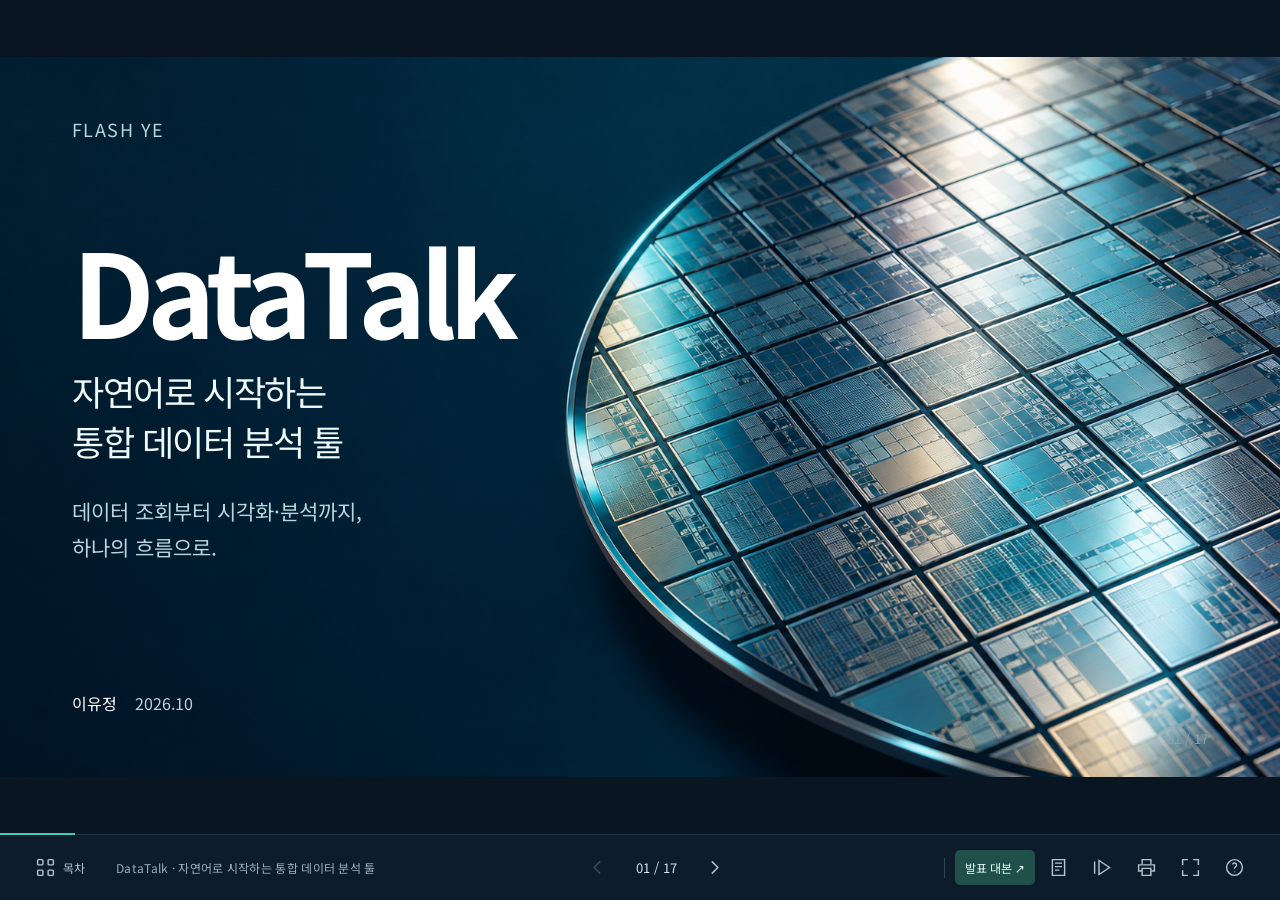
<file: index.html>
<!doctype html><html lang="ko">
<head>
<meta charset="utf-8">
<meta name="viewport" content="width=device-width,initial-scale=1">
<meta http-equiv="Content-Security-Policy" content="default-src 'none'; img-src 'self' data: blob:; font-src 'self' data: blob:; style-src 'self' 'unsafe-inline' blob:; script-src 'self' 'unsafe-inline' blob:; connect-src 'none'; media-src 'self' data: blob:; frame-src 'self' data: blob:; base-uri 'none'; form-action 'none'">
<title>DataTalk | AX 중간발표 · 오프라인 전체본</title>
<script id="impact-html-font-license" type="application/json">
{"font_family": "Noto Sans KR", "weights": [400, 700], "license": "SIL Open Font License 1.1", "license_text": "Google Inc.\n\nThis Font Software is licensed under the SIL Open Font License, Version 1.1.\nThis license is copied below, and is also available with a FAQ at:\nhttp://scripts.sil.org/OFL\n\n\n-----------------------------------------------------------\nSIL OPEN FONT LICENSE Version 1.1 - 26 February 2007\n-----------------------------------------------------------\n\nPREAMBLE\nThe goals of the Open Font License (OFL) are to stimulate worldwide\ndevelopment of collaborative font projects, to support the font creation\nefforts of academic and linguistic communities, and to provide a free and\nopen framework in which fonts may be shared and improved in partnership\nwith others.\n\nThe OFL allows the licensed fonts to be used, studied, modified and\nredistributed freely as long as they are not sold by themselves. The\nfonts, including any derivative works, can be bundled, embedded,\nredistributed and/or sold with any software provided that any reserved\nnames are not used by derivative works. The fonts and derivatives,\nhowever, cannot be released under any other type of license. The\nrequirement for fonts to remain under this license does not apply\nto any document created using the fonts or their derivatives.\n\nDEFINITIONS\n\"Font Software\" refers to the set of files released by the Copyright\nHolder(s) under this license and clearly marked as such. This may\ninclude source files, build scripts and documentation.\n\n\"Reserved Font Name\" refers to any names specified as such after the\ncopyright statement(s).\n\n\"Original Version\" refers to the collection of Font Software components as\ndistributed by the Copyright Holder(s).\n\n\"Modified Version\" refers to any derivative made by adding to, deleting,\nor substituting -- in part or in whole -- any of the components of the\nOriginal Version, by changing formats or by porting the Font Software to a\nnew environment.\n\n\"Author\" refers to any designer, engineer, programmer, technical\nwriter or other person who contributed to the Font Software.\n\nPERMISSION \u0026 CONDITIONS\nPermission is hereby granted, free of charge, to any person obtaining\na copy of the Font Software, to use, study, copy, merge, embed, modify,\nredistribute, and sell modified and unmodified copies of the Font\nSoftware, subject to the following conditions:\n\n1) Neither the Font Software nor any of its individual components,\nin Original or Modified Versions, may be sold by itself.\n\n2) Original or Modified Versions of the Font Software may be bundled,\nredistributed and/or sold with any software, provided that each copy\ncontains the above copyright notice and this license. These can be\nincluded either as stand-alone text files, human-readable headers or\nin the appropriate machine-readable metadata fields within text or\nbinary files as long as those fields can be easily viewed by the user.\n\n3) No Modified Version of the Font Software may use the Reserved Font\nName(s) unless explicit written permission is granted by the corresponding\nCopyright Holder. This restriction only applies to the primary font name as\npresented to the users.\n\n4) The name(s) of the Copyright Holder(s) or the Author(s) of the Font\nSoftware shall not be used to promote, endorse or advertise any\nModified Version, except to acknowledge the contribution(s) of the\nCopyright Holder(s) and the Author(s) or with their explicit written\npermission.\n\n5) The Font Software, modified or unmodified, in part or in whole,\nmust be distributed entirely under this license, and must not be\ndistributed under any other license. The requirement for fonts to\nremain under this license does not apply to any document created\nusing the Font Software.\n\nTERMINATION\nThis license becomes null and void if any of the above conditions are\nnot met.\n\nDISCLAIMER\nTHE FONT SOFTWARE IS PROVIDED \"AS IS\", WITHOUT WARRANTY OF ANY KIND,\nEXPRESS OR IMPLIED, INCLUDING BUT NOT LIMITED TO ANY WARRANTIES OF\nMERCHANTABILITY, FITNESS FOR A PARTICULAR PURPOSE AND NONINFRINGEMENT\nOF COPYRIGHT, PATENT, TRADEMARK, OR OTHER RIGHT. IN NO EVENT SHALL THE\nCOPYRIGHT HOLDER BE LIABLE FOR ANY CLAIM, DAMAGES OR OTHER LIABILITY,\nINCLUDING ANY GENERAL, SPECIAL, INDIRECT, INCIDENTAL, OR CONSEQUENTIAL\nDAMAGES, WHETHER IN AN ACTION OF CONTRACT, TORT OR OTHERWISE, ARISING\nFROM, OUT OF THE USE OR INABILITY TO USE THE FONT SOFTWARE OR FROM\nOTHER DEALINGS IN THE FONT SOFTWARE.\n"}
</script>
<link rel="stylesheet" href="css/presentation.css?v=c98ba0e815a5"><link rel="stylesheet" href="css/presentation-ending.css?v=82b2e0acb5f6"><link rel="stylesheet" href="css/presentation-fonts.css?v=62b8c4551675"><link rel="stylesheet" href="css/review-media.css?v=977fc0e9ec25"></head>
<body>
<!-- STARTER ONLY: Replace every  token with source-grounded content before delivery. -->
<div class="app">
 <main class="stage-wrap" aria-label=" 발표자료">
  <div class="stage"><div id="app-camera" hidden aria-label="실제 DataTalk UI 확대 시연"><div id="app-world"><iframe id="real-app" title="DataTalk 실제 UI · 가상 데이터" sandbox="allow-scripts allow-same-origin" tabindex="-1"></iframe></div><span id="camera-status">실제 DataTalk UI</span><button id="camera-wide" type="button">전체 화면</button></div><section id="slide-1" aria-label="1. DataTalk · 자연어로 시작하는 통합 데이터 분석 툴" class="slide dark v1-cover" data-title="DataTalk · 자연어로 시작하는 통합 데이터 분석 툴"><div class="v1-hero" aria-hidden="true"></div><p class="brand reveal">FLASH YE</p><h1 class="reveal" style="--i:1">DataTalk</h1><p class="cover-tagline reveal" style="--i:2">자연어로 시작하는<br>통합 데이터 분석 툴</p><p class="cover-subline reveal" style="--i:3">데이터 조회부터 시각화·분석까지,<br>하나의 흐름으로.</p><p class="cover-author"><b>이유정</b>2026.10</p><span class="slide-num"></span></section><section id="slide-2" class="slide intro-db" data-title="DATA LAKE의 한계에서 Flake DB 도입으로" aria-label="2. DATA LAKE의 한계에서 Flake DB 도입으로"><p class="eyebrow reveal">데이터 기반 · 문제 발견에서 실제 투자까지</p><h2 class="reveal" style="--i:1">DATA LAKE의 한계에서,<br><span class="accent">Flash YE 전용 Flake DB 도입으로.</span></h2><div class="db-journey"><div class="reveal" style="--i:2"><span class="journey-step">01 · 현장에서 겪은 한계</span><h3>공용 조회의 집중·지연</h3><p>전사 공용 환경에서<br>반복되는 조회 대기<br><br>생산량 증가와 함께<br>커지는 제조 데이터·조회 부담</p></div><div class="proposal reveal" style="--i:3"><span class="journey-step">02 · 내가 제안한 전환</span><div class="proposal-year">2025<span>년</span></div><h3>Flake DB 도입 제안</h3><span class="invested">실제 투자로 연결</span><p style="margin-top:14px">팀에서 반복적으로 쓰는<br>데이터를 위한 전용 기반</p></div><div class="team-db reveal" style="--i:4"><span class="journey-step">03 · 구축 중인 데이터 기반</span><svg class="db-icon" viewbox="0 0 78 65" aria-hidden="true"><path d="M10 15v34c0 15 58 15 58 0V15" fill="#e6f5f1" stroke="#0d9386" stroke-width="1.6"></path><ellipse cx="39" cy="15" rx="29" ry="10" fill="#f4fbf8" stroke="#0d9386" stroke-width="1.6"></ellipse><path d="M10 31c0 14 58 14 58 0" fill="none" stroke="#0d9386" stroke-width="1.6"></path></svg><h3>Flash YE 전용<br>Flake DB</h3><p>팀 주요 데이터를 위한<br>전용 DB 구축 중</p><div class="team-size">FLASH YE 팀 약 <b>400</b>명</div></div></div><p class="owner-transition">DB 도입 제안에서, <b>현업의 쉬운 활용을 위한 DataTalk 추진</b>으로.</p><span class="slide-num"></span></section><section id="slide-3" class="slide sql-origin" data-title="DataTalk 추진배경 · SQL을 쉽게 활용하려면" aria-label="3. DataTalk 추진배경 · SQL을 쉽게 활용하려면"><p class="eyebrow reveal">DataTalk 추진배경 · 데이터 기반에서 현업 활용으로</p><h2 class="reveal" style="--i:1">DB가 있어도,<br><span class="accent">쉽게 활용하기는 어렵습니다.</span></h2><div class="sql-copy"><p class="task-label">현업이 원하는 것</p><p class="sql-request">“V9 제품 STEP 09,<br>설비별 수율을 보고 싶어요.”</p><ul class="sql-burdens"><li data-sql-step="0"><b>01</b>여러 테이블·컬럼 찾기</li><li data-sql-step="1"><b>02</b>JOIN 키·최신 이력 맞추기</li><li data-sql-step="2"><b>03</b>기간·조건·집계 적용하기</li></ul><div class="sql-bridge"><strong>SQL 템플릿이 있어도,</strong><span>이해하고 수정하는 과정이 필요합니다.</span></div></div><div class="sql-editor"><div class="sql-editor-head"><i></i><i></i><i></i><span>yield_by_equipment.sql</span><small>가상 테이블 · 설명용 SQL</small></div><div class="sql-code-scroll" tabindex="0" aria-label="가상 SQL 코드"><code id="complex-sql" class="sql-code">-- SYNTHETIC EXAMPLE · no internal tables or data
WITH fab_ranked AS (
    SELECT f.lot_id, f.wafer_id, f.eqp_id,
           f.chamber_id, f.product_id, f.step_id,
           f.route_id, f.recipe_id, f.process_time,
           ROW_NUMBER() OVER (
               PARTITION BY f.lot_id, f.wafer_id, f.step_id
               ORDER BY f.process_time DESC, f.event_id DESC
           ) AS fab_rn
    FROM demo_fab_history AS f
    INNER JOIN demo_product_catalog AS p
        ON p.product_id = f.product_id
    INNER JOIN demo_step_catalog AS s
        ON s.step_id = f.step_id
    WHERE p.product_code = 'V9'
      AND s.process_group = 'MAIN'
      AND s.step_seq = '09'
      AND f.process_time &gt;= CURRENT_DATE - INTERVAL '150 days'
      AND f.record_status = 'VALID'
), yield_ranked AS (
    SELECT y.lot_id, y.wafer_id, y.test_time,
           y.good_die_count, y.total_die_count,
           ROW_NUMBER() OVER (
               PARTITION BY y.lot_id, y.wafer_id
               ORDER BY y.test_time DESC, y.test_id DESC
           ) AS yield_rn
    FROM demo_yield_measurement AS y
    WHERE y.test_time &gt;= CURRENT_DATE - INTERVAL '100 days'
      AND y.total_die_count &gt; 0
      AND y.test_status = 'COMPLETE'
), fab_latest AS (
    SELECT * FROM fab_ranked WHERE fab_rn = 1
), yield_latest AS (
    SELECT * FROM yield_ranked WHERE yield_rn = 1
), joined_data AS (
    SELECT f.lot_id, f.wafer_id,
           eq.eqp_name, ch.chamber_name,
           rt.route_name, rc.recipe_name,
           f.process_time, y.test_time,
           100.0 * y.good_die_count
                 / NULLIF(y.total_die_count, 0) AS yield_pct,
           lm.lot_type, wm.wafer_size
    FROM fab_latest AS f
    INNER JOIN yield_latest AS y
        ON y.lot_id = f.lot_id
       AND y.wafer_id = f.wafer_id
       AND y.test_time &gt;= f.process_time
    INNER JOIN demo_equipment_catalog AS eq
        ON eq.eqp_id = f.eqp_id
    LEFT JOIN demo_chamber_catalog AS ch
        ON ch.eqp_id = f.eqp_id
       AND ch.chamber_id = f.chamber_id
    LEFT JOIN demo_route_catalog AS rt
        ON rt.route_id = f.route_id
    LEFT JOIN demo_recipe_catalog AS rc
        ON rc.recipe_id = f.recipe_id
    INNER JOIN demo_lot_master AS lm
        ON lm.lot_id = f.lot_id
    INNER JOIN demo_wafer_master AS wm
        ON wm.lot_id = f.lot_id
       AND wm.wafer_id = f.wafer_id
    WHERE lm.lot_type = 'PRODUCTION'
      AND wm.wafer_status &lt;&gt; 'SCRAP'
)
SELECT eqp_name, chamber_name, recipe_name,
       COUNT(*) AS wafer_count,
       ROUND(AVG(yield_pct), 4) AS mean_yield,
       ROUND(STDDEV_SAMP(yield_pct), 4) AS yield_std,
       MIN(test_time) AS first_test,
       MAX(test_time) AS last_test
FROM joined_data
GROUP BY eqp_name, chamber_name, recipe_name
HAVING COUNT(*) &gt;= 3
ORDER BY mean_yield, eqp_name, chamber_name;</code></div><div class="sql-editor-foot"><span>10개 가상 테이블 · 9 JOIN · CTE · WINDOW · GROUP BY</span><b id="sql-progress">74줄</b></div></div><div class="ownership"><span>2025년 · DB 도입 제안</span><span class="arrow">→</span><b>현재 · DataTalk 기획·개발 추진</b></div><p class="footnote">사내 데이터·테이블을 사용하지 않은 설명용 SQL입니다. 조회·연결·조건 작성의 복잡함을 시각화한 예시입니다.</p><span class="slide-num"></span></section><section id="slide-4" aria-label="4. 자연어 요청에서 데이터 활용까지 이어갑니다" class="slide v1-goal" data-title="자연어 요청에서 데이터 활용까지 이어갑니다"><p class="eyebrow reveal">통합 분석 툴 · 자연어 기반 추출이 출발점</p><h2 class="reveal" style="--i:1">자연어 요청에서,<br><span class="accent">데이터 활용까지 이어갑니다.</span></h2><div class="goal-layout"><div class="reveal" style="--i:2"><div class="goal-big">1<span>번의 요청</span></div><p class="goal-intro">업무 언어로 목적을 말하고,<br>빠진 조건만 대화로 보완합니다.<small>이번 예시 · 설비별 수율 조회 + ANOVA 요청</small></p></div><ol class="goal-list"><li class="reveal" style="--i:3"><span class="n">01</span><div><strong>원하는 데이터를 말하기</strong><p>제품 · 공정 · 설비별 수율을 업무 언어로 요청</p></div></li><li class="reveal" style="--i:4"><span class="n">02</span><div><strong>부족한 조건을 대화로 보완하기</strong><p>예시 · FAB 150일 · 수율 100일로 기간 확인</p></div></li><li class="reveal" style="--i:5"><span class="n">03</span><div><strong>추출에서 활용으로 확장</strong><p>조회·조인 → 시각화·분석 → 결과 활용</p><small>시각화·분석 · 개발 중인 추가 가치</small></div></li></ol></div><div class="intro-bottom"><p>실제 DataTalk UI · 시연용 가상 데이터</p><button class="primary" id="ai-start" type="button">AI 시연 시작 ▶</button></div><p class="footnote">사내 정보를 제외하고 가상 데이터로 구성한 시연입니다.</p><span class="slide-num"></span></section><section id="slide-5" aria-label="5. 업무 언어로 한 번에 요청합니다." class="slide demo-slide ui-demo-slide review-slide" data-title="업무 언어로 한 번에 요청합니다." data-review-camera="in" data-review-scene="1" data-review-focus="composer" data-review-label="조회와 ANOVA까지, 목적을 한 번에 전달"><div class="demo-heading"><div><p class="eyebrow">핵심 가치 · 자연어 기반 추출</p><h2>업무 언어로 한 번에 요청합니다.</h2></div><span class="demo-label">실제 DataTalk UI<br>시연용 가상 데이터</span></div><div class="review-scene-caption"><span>시연 1 / 8</span><b>조회와 ANOVA까지, 목적을 한 번에 전달</b><small class="offline-demo-hint">음성과 함께 자동 전환</small></div><p class="footnote">테이블·키·설비명·수율은 설명을 위해 만든 가상값입니다.</p><span class="slide-num"></span></section><section id="slide-6" aria-label="6. 빠진 조건만 다시 묻습니다." class="slide demo-slide ui-demo-slide review-slide" data-title="빠진 조건만 다시 묻습니다." data-review-scene="2" data-review-focus="question" data-review-label="필요한 기간을 대화로 확인"><div class="demo-heading"><div><p class="eyebrow">핵심 가치 · 자연어 기반 추출</p><h2>빠진 조건만 다시 묻습니다.</h2></div><span class="demo-label">실제 DataTalk UI<br>시연용 가상 데이터</span></div><div class="review-scene-caption"><span>시연 2 / 8</span><b>필요한 기간을 대화로 확인</b><small class="offline-demo-hint">음성과 함께 자동 전환</small></div><p class="footnote">테이블·키·설비명·수율은 설명을 위해 만든 가상값입니다.</p><span class="slide-num"></span></section><section id="slide-7" aria-label="7. 데이터마다 필요한 기간을 답합니다." class="slide demo-slide ui-demo-slide review-slide" data-title="데이터마다 필요한 기간을 답합니다." data-review-scene="3" data-review-focus="composer" data-review-label="FAB 150일 · 수율 100일"><div class="demo-heading"><div><p class="eyebrow">핵심 가치 · 자연어 기반 추출</p><h2>데이터마다 필요한 기간을 답합니다.</h2></div><span class="demo-label">실제 DataTalk UI<br>시연용 가상 데이터</span></div><div class="review-scene-caption"><span>시연 3 / 8</span><b>FAB 150일 · 수율 100일</b><small class="offline-demo-hint">음성과 함께 자동 전환</small></div><p class="footnote">테이블·키·설비명·수율은 설명을 위해 만든 가상값입니다.</p><span class="slide-num"></span></section><section id="slide-8" aria-label="8. 조회하고 조인한 결과를 보여줍니다." class="slide demo-slide ui-demo-slide review-slide" data-title="조회하고 조인한 결과를 보여줍니다." data-review-scene="8" data-review-focus="table" data-review-label="FAB + 수율 → 조인 결과 120행"><div class="demo-heading"><div><p class="eyebrow">핵심 가치 · 자연어 기반 추출</p><h2>조회하고 조인한 결과를 보여줍니다.</h2></div><span class="demo-label">실제 DataTalk UI<br>시연용 가상 데이터</span></div><div class="review-scene-caption"><span>시연 4 / 8</span><b>FAB + 수율 → 조인 결과 120행</b><small class="offline-demo-hint">음성과 함께 자동 전환</small></div><p class="footnote">테이블·키·설비명·수율은 설명을 위해 만든 가상값입니다.</p><span class="slide-num"></span></section><section id="slide-9" aria-label="9. 요청에서 분석 조건을 자동 연결합니다." class="slide demo-slide ui-demo-slide review-slide" data-title="요청에서 분석 조건을 자동 연결합니다." data-review-scene="9" data-review-focus="message" data-review-label="설비 → 비교 그룹 · 수율 → 측정값"><div class="demo-heading"><div><p class="eyebrow">추가 발굴 가치 · 개발 중</p><h2>요청에서 분석 조건을 자동 연결합니다.</h2></div><span class="demo-label">실제 DataTalk UI<br>시연용 가상 데이터</span></div><div class="review-scene-caption"><span>시연 5 / 8</span><b>설비 → 비교 그룹 · 수율 → 측정값</b><small class="offline-demo-hint">음성과 함께 자동 전환</small></div><p class="footnote">가상 데이터로 구성한 자동 분석 흐름입니다. ANOVA API는 앱에 연결되어 있습니다.</p><span class="slide-num"></span></section><section id="slide-10" aria-label="10. ANOVA 결과까지 자동으로 이어집니다." class="slide demo-slide ui-demo-slide review-slide" data-title="ANOVA 결과까지 자동으로 이어집니다." data-review-scene="11" data-review-focus="result" data-review-label="분석 완료 · 결과 자동 표시"><div class="demo-heading"><div><p class="eyebrow">추가 발굴 가치 · 개발 중</p><h2>ANOVA 결과까지 자동으로 이어집니다.</h2></div><span class="demo-label">실제 DataTalk UI<br>시연용 가상 데이터</span></div><div class="review-scene-caption"><span>시연 6 / 8</span><b>분석 완료 · 결과 자동 표시</b><small class="offline-demo-hint">음성과 함께 자동 전환</small></div><p class="footnote">가상 데이터로 구성한 자동 분석 흐름입니다. ANOVA API는 앱에 연결되어 있습니다.</p><span class="slide-num"></span></section><section id="slide-11" aria-label="11. 평균과 분포를 함께 확인합니다." class="slide demo-slide ui-demo-slide review-slide" data-title="평균과 분포를 함께 확인합니다." data-review-scene="12" data-review-focus="boxplot" data-review-label="설비별 수율 분포 · 같은 120행"><div class="demo-heading"><div><p class="eyebrow">추가 발굴 가치 · 개발 중</p><h2>평균과 분포를 함께 확인합니다.</h2></div><span class="demo-label">실제 DataTalk UI<br>시연용 가상 데이터</span></div><div class="review-scene-caption"><span>시연 7 / 8</span><b>설비별 수율 분포 · 같은 120행</b><small class="offline-demo-hint">음성과 함께 자동 전환</small></div><p class="footnote">가상 데이터로 구성한 자동 분석 흐름입니다. ANOVA API는 앱에 연결되어 있습니다.</p><span class="slide-num"></span></section><section id="slide-12" aria-label="12. 필요한 분석 결과를 준비합니다." class="slide demo-slide ui-demo-slide review-slide" data-title="필요한 분석 결과를 준비합니다." data-review-camera="out" data-review-scene="13" data-review-focus="table" data-review-label="그룹별 결과표까지 자동 준비"><div class="demo-heading"><div><p class="eyebrow">추가 발굴 가치 · 개발 중</p><h2>필요한 분석 결과를 준비합니다.</h2></div><span class="demo-label">실제 DataTalk UI<br>시연용 가상 데이터</span></div><div class="review-scene-caption"><span>시연 8 / 8</span><b>그룹별 결과표까지 자동 준비</b><small class="offline-demo-hint">음성과 함께 자동 전환</small></div><p class="footnote">가상 데이터로 구성한 자동 분석 흐름입니다. ANOVA API는 앱에 연결되어 있습니다.</p><span class="slide-num"></span></section><section id="slide-13" aria-label="13. 익숙한 방식도, 새로운 활용도 함께" class="slide " data-title="익숙한 방식도, 새로운 활용도 함께" aria-hidden="true" inert><p class="eyebrow">업무 방식에 맞춰 활용</p><h2>익숙한 방식도,<br><span class="accent">새로운 활용도 함께.</span></h2><div class="ways"><div class="way"><span class="way-status">기존 업무 지원</span><h3>추출해서 활용하기</h3><p>자연어·간편추출로 데이터를 받고<br>Spotfire 등 기존 도구에서 분석</p><div class="way-line"><b>데이터 추출</b><i>→</i><b>파일 다운로드</b><i>→</i><b>기존 분석 도구</b></div></div><div class="way new-way"><span class="way-status">추가 발굴 가치 · 개발 중</span><h3>앱에서 확인하기</h3><p>큰 원시 파일을 PC에 별도 저장하는 과정 없이<br>그래프·분석을 확인하고 필요한 결과 저장</p><div class="way-line"><b>데이터 추출</b><i>→</i><b>앱에서 분석</b><i>→</i><b>필요한 결과</b></div></div></div><p class="handoff">시연에서 보신 흐름을 두 가지 방식으로 활용할 수 있습니다.</p><span class="slide-num"></span></section><section id="slide-14" class="slide ending-entry" data-title="간편추출로 바로 시작할 수 있습니다" aria-label="14. 간편추출로 바로 시작할 수 있습니다"><p class="eyebrow reveal">현업 활용 · 간편추출 추가</p><h2 class="reveal" style="--i:1">조건을 고르면, <span class="accent">바로 추출할 수 있습니다.</span></h2><div class="entry-choices reveal" style="--i:2"><span><b>자연어 조회</b> 대화로 데이터와 조건 요청</span><span><b>간편추출</b> 테이블·조건·기간·컬럼 선택</span></div><figure class="quick-extract-visual reveal" style="--i:3"><figcaption>DataTalk v6.0 · 간편추출 화면 예시</figcaption><img src="images/quick-extract-v6-example.png" width="1280" height="570" alt="DataTalk v6.0 간편추출 화면. FAB_MAIN 테이블에서 조회 조건, 조회 기간, 추출 컬럼을 선택하는 세 단계가 보입니다."></figure><p class="footnote">v6.0 화면을 바탕으로 가상 조회 조건과 예시 컬럼을 넣었습니다. 실제 데이터 조회 결과는 아닙니다.</p><span class="slide-num"></span></section><section id="slide-15" class="slide dark ending-extension" data-title="여러 분석 API를 MCP로 연결해 확장합니다" aria-label="15. 여러 분석 API를 MCP로 연결해 확장합니다"><p class="eyebrow reveal">분석 도구 · 연결 현황과 확장 방향</p><h2 class="reveal" style="--i:1">ANOVA API는 연결했습니다.<br><span class="accent">여러 분석 API를 MCP로 확장합니다.</span></h2><div class="extension-status-flow"><div class="extension-state connected reveal" style="--i:2"><small>현재 · 연결 완료</small><div class="extension-steps"><strong>ANOVA API</strong><span aria-hidden="true">→</span><strong>DataTalk</strong></div><p>앱에서 ANOVA 분석 실행</p></div><div class="extension-state future reveal" style="--i:3"><small>다음 · 여러 분석 API 연결 구조 개발 중</small><div class="multi-api-flow" role="img" aria-label="직접 만든 분석 API A, B, C가 MCP를 통해 DataTalk에 연결되는 확장 구조"><div class="api-stack"><div>새 분석 API A</div><div>새 분석 API B</div><div>새 분석 API C</div></div><svg class="api-merge" viewbox="0 0 70 162" aria-hidden="true"><defs><marker id="api15-arrow" viewbox="0 0 10 10" refx="8" refy="5" markerwidth="6" markerheight="6" orient="auto"><path d="M1 1L8 5L1 9" fill="none" stroke="#58ead0" stroke-width="1.5"></path></marker></defs><path d="M0 24H25V138H0M0 81H25" fill="none" stroke="#58ead0" stroke-width="2"></path><path d="M25 81H65" fill="none" stroke="#58ead0" stroke-width="2" marker-end="url(#api15-arrow)"></path></svg><div class="api-hub"><strong>MCP</strong><span>도구 연결</span></div><span class="api-hub-arrow" aria-hidden="true">→</span><div class="api-destination"><strong>DataTalk</strong><span>필요한 분석 선택·활용</span></div></div><p>직접 만든 분석 API를 계속 추가할 수 있도록.</p></div></div><p class="extension-outcome reveal" style="--i:4">하나의 앱에서 여러 분석 도구를, <strong>현업에 맞게 연결하고 활용</strong>합니다.</p><p class="footnote">ANOVA API 연결 완료 · A·B·C는 추가할 분석 API의 예시이며 MCP 확장 구조는 개발 중</p><span class="slide-num"></span></section><section id="slide-16" class="slide ending-language" data-title="부서별 업무 언어를 조사하고 반영합니다" aria-label="16. 부서별 업무 언어를 조사하고 반영합니다"><p class="eyebrow reveal">다음 단계 · 현업 언어 조사·반영</p><h2 class="reveal" style="--i:1">같은 YE팀이어도,<br><span class="accent">업무 언어는 다릅니다.</span></h2><div class="language-layout"><div class="department-block reveal" style="--i:2"><p>부서별로 다른 데이터와 표현</p><div class="department-names"><span>FDI</span><span>CIE</span><span>공정</span><span>EDS</span></div><div class="department-caption">같은 팀 안에서도<br>사용하는 데이터·용어가 다를 수 있습니다.</div></div><ol class="language-steps"><li class="reveal" style="--i:3"><span class="step-num">01</span><div><h3>현업 표현 조사</h3><p>부서별로 실제 사용하는 질문·용어 수집</p></div></li><li class="reveal" style="--i:4"><span class="step-num">02</span><div><h3>데이터와 조건에 연결</h3><p>표현에 맞는 데이터·조회 조건 반영</p></div></li><li class="reveal" style="--i:5"><span class="step-num">03</span><div><h3>추가 학습·결과 확인</h3><p>요청한 데이터가 정확하게 나오는지 검증</p></div></li></ol></div><p class="language-outcome reveal" style="--i:6">현업의 말이 데이터로 이어지도록, <strong>업무 언어를 조사하고 반영</strong>하겠습니다.</p><p class="footnote">현업 표현 반영과 추가 학습·검증이 필요한 단계입니다.</p><span class="slide-num"></span></section><section id="slide-17" aria-label="17. DB 투자를, 현업이 쓰는 가치로" class="slide dark v1-closing" data-title="DB 투자를, 현업이 쓰는 가치로"><div class="v1-hero" aria-hidden="true"></div><p class="vision-label reveal">DATATALK · 현업의 쉬운 활용을 위해</p><h2 class="reveal" style="--i:1">필요한 데이터를<br><span class="accent">말로 꺼내고,</span><br>활용까지 연결합니다.</h2><p class="vision-detail reveal" style="--i:2">팀 전용 DB 투자를, 현업이 쓰는 가치로.<br>자연어 추출을 중심으로 시각화·분석까지 확장합니다.</p><div class="closing-brand">DataTalk</div><div class="closing-author"><span class="qa-label">Q&amp;A</span>FLASH YE · 이유정</div><span class="slide-num"></span></section>
   
   
   
   
   
   
   
   
   
   
   
  <div id="demo-audio-controls" hidden aria-label="AI 시연 재생 조작"><button id="demo-play" type="button" disabled aria-label="AI 시연 재생">준비 중</button><button id="demo-restart" type="button" aria-label="시연 처음부터 재생" title="시연 처음부터">↺</button><input id="demo-seek" type="range" min="0" max="62.000625" step="0.05" value="0" aria-label="시연 재생 위치"><span id="demo-time">0:00</span><button id="demo-sfx" type="button" aria-pressed="true" title="타이핑 효과음 켜기/끄기" aria-label="타이핑 효과음 켜기 끄기">효과음 켬</button></div></div>
 </main>
 <nav class="toolbar" aria-label="발표 조작">
  <div class="progress" id="progress"></div>
  <div class="left-tools"><button id="overview-button" type="button" title="목차 (O)" aria-label="목차 열기"><svg viewbox="0 0 24 24" aria-hidden="true"><rect x="3" y="3" width="6" height="6" rx="1"></rect><rect x="15" y="3" width="6" height="6" rx="1"></rect><rect x="3" y="15" width="6" height="6" rx="1"></rect><rect x="15" y="15" width="6" height="6" rx="1"></rect></svg><span class="label-text">목차</span></button><span class="caption" id="current-caption"></span></div>
  <div class="nav-controls"><button id="prev" type="button" aria-label="이전 슬라이드" title="이전 (←)"><svg viewbox="0 0 24 24" aria-hidden="true"><path d="m14 5-7 7 7 7"></path></svg></button><span class="counter" id="counter"></span><button id="next" type="button" aria-label="다음 슬라이드" title="다음 (→ · 시연 외에는 Space)"><svg viewbox="0 0 24 24" aria-hidden="true"><path d="m10 5 7 7-7 7"></path></svg></button></div>
  <div class="right-tools"><span class="dot-sep"></span><button id="script-button" type="button" title="대본을 별도 창으로 열기 (S)" aria-label="발표 대본을 별도 창으로 열기">발표 대본 ↗</button><button id="notes-button" type="button" title="발표 메모 (N)" aria-label="발표 메모" aria-pressed="false"><svg viewbox="0 0 24 24" aria-hidden="true"><path d="M5 3h14v18H5zM8 7h8M8 11h8M8 15h5"></path></svg></button><button id="motion-button" class="optional-mobile" type="button" title="모션 켜기/끄기 (M)" aria-label="모션 켜기 끄기" aria-pressed="true"><svg viewbox="0 0 24 24" aria-hidden="true"><path d="m8 4 12 8-12 8zM3 5v14"></path></svg></button><button id="print-button" class="optional-mobile" type="button" title="인쇄 또는 PDF 저장" aria-label="인쇄 또는 PDF 저장"><svg viewbox="0 0 24 24" aria-hidden="true"><path d="M7 8V3h10v5M7 16H3V9h18v7h-4M7 13h10v8H7z"></path></svg></button><button id="fullscreen-button" type="button" title="전체화면 (F)" aria-label="전체화면"><svg viewbox="0 0 24 24" aria-hidden="true"><path d="M9 3H3v6M15 3h6v6M3 15v6h6M21 15v6h-6"></path></svg></button><button id="help-button" class="optional-mobile" type="button" title="단축키 (?)" aria-label="단축키 도움말"><svg viewbox="0 0 24 24" aria-hidden="true"><circle cx="12" cy="12" r="9"></circle><path d="M9.8 8.5a2.3 2.3 0 0 1 4.5.8c0 1.8-2.3 2.1-2.3 4M12 16.5v1"></path></svg></button></div>
 </nav>
</div>
<aside class="notes" id="notes" hidden aria-label="발표자 메모"><button class="close" type="button" data-close="notes" aria-label="메모 닫기">×</button><h3 id="note-title"></h3><p id="note-body"></p><p class="note-meta" id="note-meta"></p></aside>
<div class="overview" id="overview" hidden role="dialog" aria-modal="true" aria-label="발표 목차"><button class="close" type="button" data-close="overview" aria-label="목차 닫기">×</button><h2>DataTalk</h2><p class="overview-sub">17장 · 방향키 또는 화면 아래 화살표로 이동</p><div class="overview-grid" id="overview-grid"></div></div>
<div class="help" id="help" hidden role="dialog" aria-modal="true" aria-label="단축키"><div class="help-content"><button class="close" type="button" data-close="help" aria-label="도움말 닫기">×</button><h2>발표 조작</h2><dl><dt>← / →</dt><dd>이전 / 다음 슬라이드</dd><dt>S</dt><dd>발표 대본을 별도 창으로 열기</dd><dt>Space</dt><dd>다음 슬라이드 · 시연 중에는 재생/멈춤</dd><dt>Home / End</dt><dd>첫 장 / 마지막 장</dd><dt>F</dt><dd>전체화면</dd><dt>O</dt><dd>목차</dd><dt>N</dt><dd>발표자 메모</dd><dt>M</dt><dd>모션 켜기 / 끄기</dd><dt>B</dt><dd>화면 잠시 가리기</dd><dt>Esc</dt><dd>열린 창 닫기</dd></dl></div></div>
<div class="toast" id="toast" role="status"></div><div class="blackout" id="blackout" aria-hidden="true"></div><div class="sr-only" id="announce" aria-live="polite"></div>
<dialog id="speaker-script" aria-labelledby="script-title"><div class="script-head"><div><h2 id="script-title">본 발표용 대본</h2><p>발표자 1~4장 → AI 시연 5~12장 → 발표자 13~17장</p></div><div class="script-actions"><button id="script-popout" type="button">별도 창 열기 ↗</button><button id="script-close" type="button">닫기</button></div></div><p id="script-window-help">별도 창으로 열면 다른 모니터로 옮겨 볼 수 있습니다.</p><div class="script-tabs" role="tablist" aria-label="발표 역할"><button type="button" role="tab" aria-selected="true" data-script-filter="human">내 발표</button><button type="button" role="tab" aria-selected="false" data-script-filter="ai">AI 시연</button><button type="button" role="tab" aria-selected="false" data-script-filter="all">전체 흐름</button></div><div class="script-list"><article class="script-card" data-role="human"><small>발표자</small><h3>소개</h3><p>안녕하세요. V5P 소속 이유정입니다.
오늘은 Flash YE의 통합 데이터 분석 툴인 <strong>데이터톡</strong>을 소개해드리겠습니다.</p><p>데이터톡은 현재 YE팀에서 구축 중인 전용 DB인 Flake DB를 바탕으로, <strong>자연어로 데이터를 조회하고 시각화와 분석까지 연결하는 프로젝트</strong>입니다.</p><p class="cue">소속과 이름을 소개하고, 자연어 조회·시각화·분석의 연결을 강조한 뒤 2장으로 이동합니다.</p><button type="button" data-script-slide="0">1장으로 이동</button></article><article class="script-card" data-role="human"><small>발표자</small><h3>전용 DB 도입 배경</h3><p>저는 그동안 데이터레이크에서 주로 데이터를 추출해왔습니다.
그런데 전사 공용 툴이다 보니, 조회가 몰리는 시간에는 필요한 데이터를 제때 꺼내 쓰기가 어려웠습니다.</p><p>해결 방법을 찾던 중에 PA팀에서 사용하고 있는 Flake DB를 알게 됐습니다.
데이터를 많이 다루는 YE팀에도 이런 기반이 필요하다고 생각했고, <strong>제가 작년 팀 내 AX 아이디어 경진대회에서 전용 DB 도입을 제안했습니다.</strong></p><p>그 제안이 실제 투자로 이어져서, <strong>현재 Flash YE 전용 Flake DB가 구축 중입니다.</strong></p><p>앞으로 생산량이 늘어나면 데이터는 그보다 더 많이 쌓이게 되고, 그만큼 제가 겪었던 이런 불편함도 더 커질 수밖에 없는데요.
이번 전용 DB 구축은 기존 파일 시스템 기반 데이터레이크의 한계를 보완하고, 늘어나는 데이터를 안정적으로 활용하기 위한 기반을 마련하는 과정이라고 생각합니다.</p><p class="cue">조회 지연 경험 → 직접 도입 제안 → 실제 투자·구축 중인 전용 DB 순서로 설명합니다.</p><button type="button" data-script-slide="1">2장으로 이동</button></article><article class="script-card" data-role="human"><small>발표자</small><h3>이번 AX 프로젝트에서 개선하고 싶은 것</h3><p>이번 AX 프로젝트를 통해 제가 더 개선하고 싶은 것은, <strong>바로 그 DB의 활용성입니다.</strong></p><p>화면에 보이는 게 데이터를 추출하기 위해 사용자가 작성해야 하는 SQL 쿼리문입니다.
딱 보셔도 굉장히 길고 복잡한데요.
한두 번의 교육만으로 이런 쿼리를 자유롭게 활용해서 원하는 데이터를 추출하기는 쉽지 않습니다.</p><p>PA팀에서는 상황별로 SQL문을 정리해두고, 사용자가 필요한 부분을 수정해서 사용하는 것으로 알고 있습니다.</p><p>그런데 이 방식도 SQL에 대한 이해가 어느 정도 필요합니다.
DB에서 할 수 있는 일은 많아도, 실제 사용자가 활용하는 범위는 제한적일 수 있습니다.</p><p>그래서 저는 <strong>엔지니어가 필요한 데이터를 좀 더 쉽게 활용할 수 있도록</strong> 만들고 싶었습니다.</p><p class="cue">화면의 SQL을 짚고, 교육·템플릿 수정만으로는 활용에 한계가 있다는 점을 설명합니다.</p><button type="button" data-script-slide="2">3장으로 이동</button></article><article class="script-card" data-role="human"><small>발표자</small><h3>DataTalk의 핵심과 시연 안내</h3><p>데이터톡의 핵심은 <strong>엔지니어가 평소에 사용하는 말로 필요한 데이터를 요청하고 추출하는 것</strong>입니다.</p><p>사용자가 필요한 데이터와 조건을 말하면, AI가 빠진 조건을 물어봅니다.
대화를 통해 조건이 맞춰지면, 그에 맞는 데이터를 추출하는 방식입니다.</p><p>여기에 시각화와 분석 기능을 더해서, 간단한 작업은 데이터를 PC로 내려받지 않고도 앱 안에서 바로 확인하고 분석할 수 있는 통합 데이터 분석 툴로 발전시키고자 합니다.</p><p>이제 시연 화면을 한번 보시겠습니다.
시연은 외부 AI를 활용해 제작했고, 사내 정보와 실제 데이터는 들어있지 않습니다.
<strong>모두 가상값으로 구성한 화면이라는 점을 참고해주시면 좋겠습니다.</strong></p><p class="cue">자연어 요청 → 부족한 조건 확인 → 추출·분석의 흐름을 소개합니다. 가상값 시연임을 안내하고 5장으로 이동합니다.</p><button type="button" data-script-slide="3">4장으로 이동</button></article><article class="script-card" data-role="ai" hidden><small>AI 시연</small><h3>AI 시연 · 자연어 요청부터 추출까지</h3><p>먼저, 설비별 수율을 조회하고 설비 간 차이를 아노바로 분석해 달라고 요청합니다. 필요한 데이터와 분석 목적을 한 문장에 담습니다.</p><p>조회 기간이 빠져 있으니, 데이터톡이 추가로 확인합니다. 사용자가 처음부터 모든 조건을 알고 있을 필요는 없습니다.</p><p>팹 이력은 150일, 수율 데이터는 100일로 답합니다. 데이터마다 다른 조회 기간도 대화로 전달할 수 있습니다.</p><p>조건이 정해지면 두 데이터를 조회하고, 로트와 웨이퍼를 기준으로 결합합니다. 오른쪽에는 설비별 수율을 확인할 수 있는 결과가 나타납니다.</p><p class="cue">문단 순서대로 5·6·7·8장에 맞춥니다. 음성 생성 시 문단 사이 약 1초 쉬기. 5장은 전체 UI에서 입력창으로 확대됩니다.</p><button type="button" data-script-slide="4">5장으로 이동</button></article><article class="script-card" data-role="ai" hidden><small>AI 시연</small><h3>AI 시연 · 시각화·ANOVA로 확장</h3><p>이어서 처음 요청한 아노바 분석으로 넘어갑니다. 이미 연결된 분석 도구에 설비는 비교 그룹으로, 수율은 측정값으로 전달합니다.</p><p>분석 결과에서 설비 그룹 간 평균 수율 차이를 확인합니다. 다만, 차이가 있다는 결과만으로 설비가 원인이라고 단정하지는 않습니다.</p><p>평균과 함께 상자그림으로 분포를 보면, 그룹별 데이터의 퍼짐과 이상값도 살펴볼 수 있습니다.</p><p>그룹별 결과표도 같은 작업공간에서 확인하고, 필요한 결과만 저장할 수 있습니다. 이렇게 조회에서 데이터 결합과 분석까지 하나의 흐름으로 이어집니다.</p><p class="cue">문단 순서대로 9·10·11·12장에 맞춥니다. 음성 생성 시 문단 사이 약 1초 쉬기. 12장은 결과표에서 전체 UI로 축소하고, 13장부터 발표자가 이어갑니다.</p><button type="button" data-script-slide="8">9장으로 이동</button></article><article class="script-card" data-role="human"><small>발표자</small><h3>시연을 이어받으며</h3><p>네, 지금까지 데이터톡에서 데이터를 조회하고 분석까지 이어가는 흐름을 보셨습니다.</p><p>기존처럼 데이터를 내려받아서 Spotfire로 분석하는 방식도 함께 지원하고요.</p><p>또는 앱 안에서 그래프와 분석 결과를 바로 확인하고, <strong>필요한 결과나 그래프만 저장하는 방식</strong>도 더해가고 있습니다.</p><p class="cue">AI 시연 종료 후 13장에서 발표자가 다시 시작합니다. 화면의 두 활용 방식을 설명하고 14장으로 이동합니다.</p><button type="button" data-script-slide="12">13장으로 이동</button></article><article class="script-card" data-role="human"><small>발표자</small><h3>바로 쓸 수 있는 간편추출</h3><p>다만, 자연어로 원하는 조건에 맞는 데이터를 뽑아내려면, 요청 방식에 익숙해지는 시간이 조금 필요할 수 있습니다.</p><p>그래서 <strong>바로 쓸 수 있도록 간편추출 도구도 함께 구성해뒀습니다.</strong></p><p>YMS와 비슷한 형식이라, 기존에 이런 방식으로 데이터를 추출하셨던 분들은 익숙하게 사용하실 수 있도록 했고요.
엑셀에서 조회 조건을 붙여넣거나, 필요한 컬럼을 직접 고를 수 있게 편의성도 더했습니다.</p><p class="cue">정확한 조건 전달과 적응 기간을 설명한 뒤, 이미 추가한 간편추출로 연결합니다.</p><button type="button" data-script-slide="13">14장으로 이동</button></article><article class="script-card" data-role="human"><small>발표자</small><h3>여러 분석 API로 확장하기</h3><p>그리고 아까 보신 <strong>ANOVA 분석 API는 이미 연결해둔 상태입니다.</strong></p><p>앞으로는 사용자가 직접 필요한 분석 API를 만들고, <strong>MCP로 연결해서 데이터톡 안에서 쓸 수 있는 구조</strong>를 구현하고 있습니다.</p><p>이렇게 하면 현업의 요구에 맞춰 분석 기능을 하나씩 더해가고, 활용 범위도 넓혀갈 수 있다는 장점이 있습니다.</p><p class="cue">ANOVA API 연결 완료와 다른 분석 도구의 MCP 연결 개발 중을 구분해 설명합니다.</p><button type="button" data-script-slide="14">15장으로 이동</button></article><article class="script-card" data-role="human"><small>발표자</small><h3>다음 단계 — 현업의 업무 언어 반영</h3><p>다음 단계는 부서별 업무 언어를 반영하는 것입니다.</p><p>같은 YE팀 안에서도 부서마다 필요한 데이터가 다르고, 그 데이터를 부르는 말이나 표현도 조금씩 다를 수 있는데요.</p><p>그래서 현업에서 실제로 쓰는 표현을 조사하고, <strong>그 표현에 맞는 데이터가 나오도록 AI를 추가로 학습시키고 결과를 확인할 필요가 있습니다.</strong></p><p>이렇게 엔지니어가 원하는 결과를 더 정확하게 얻을 수 있도록 만들면, <strong>팀원분들이 좀 더 편하게 쓸 수 있는 도구</strong>가 될 거라고 생각합니다.</p><p class="cue">FDI·CIE·공정·EDS의 표현 차이와 현업 언어 조사·반영의 필요성을 설명합니다.</p><button type="button" data-script-slide="15">16장으로 이동</button></article><article class="script-card" data-role="human"><small>발표자</small><h3>마무리</h3><p>제가 2025년에 제안한 팀 전용 DB 투자를 바탕으로, 이제는 <strong>현업에서 좀 더 쉽게 활용할 수 있는 데이터톡 개발</strong>을 추진하고 있습니다.</p><p>자연어 기반 추출을 중심으로 시각화와 분석까지 연결하는 통합 데이터 분석 툴로 발전시킬 수 있도록, 계속 보완해나가겠습니다.</p><p>이상으로 발표를 마치겠습니다. 감사합니다.</p><p class="cue">2025년 제안한 DB 투자와 DataTalk의 현업 활용 목표를 연결하고 발표를 마칩니다.</p><button type="button" data-script-slide="16">17장으로 이동</button></article></div></dialog><audio id="demo-voice" preload="auto"></audio><script src="data/presentation-data.js?v=27a7c25b6937"></script><script src="js/presentation.js?v=573ad2de133a"></script><script src="data/synthetic-data.js?v=3bfd72cac35a"></script><script src="data/ui-fixture.js?v=ae2c25d365a3"></script><script src="data/speaker-data.js?v=df564c1e72fe"></script><script src="data/complex-sql-data.js?v=b8cad2d32fca"></script><script src="js/speaker.js?v=7cb7c433b9d0"></script><script src="js/review.js?v=4399238a0997"></script></body>
</html>
</file>
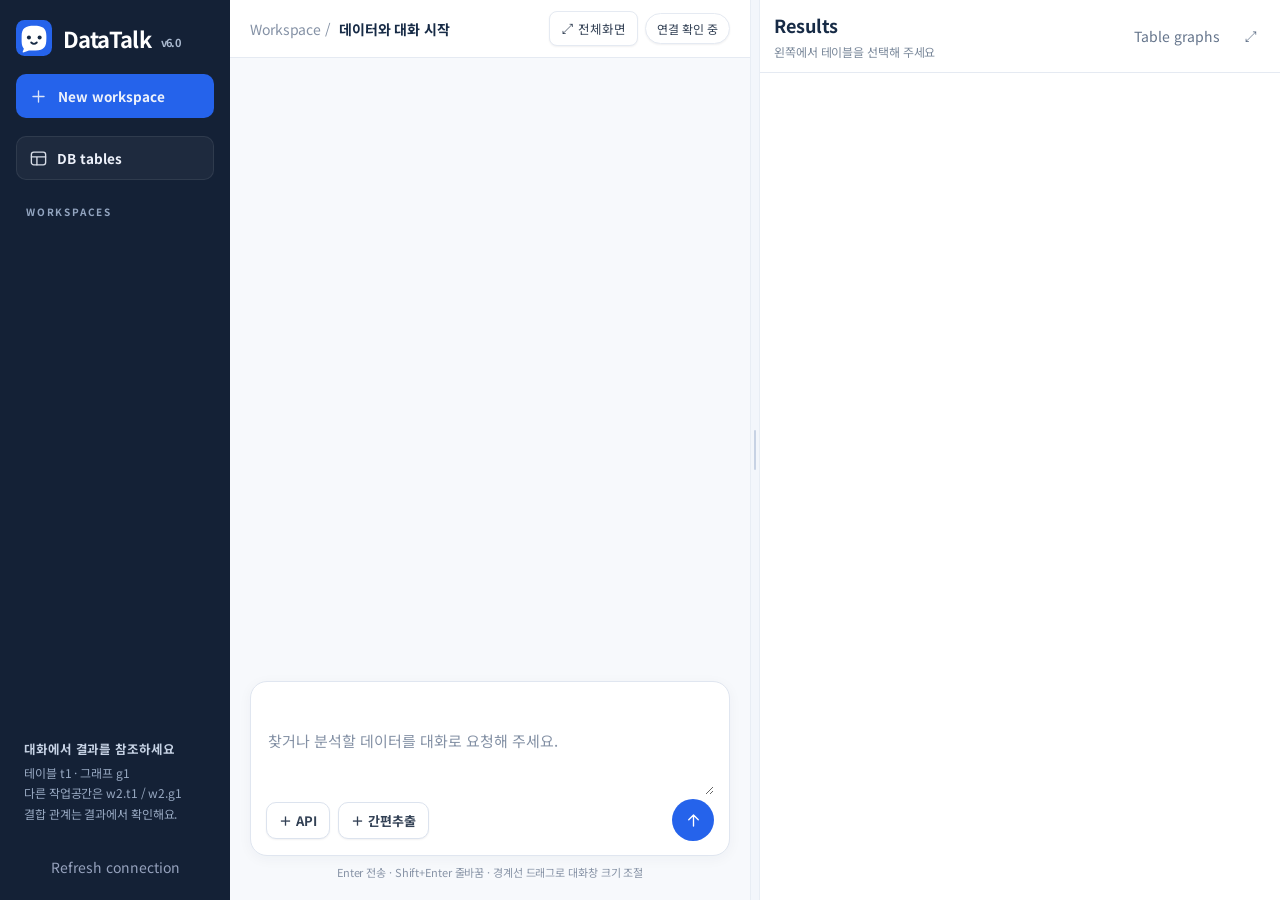
<file: demo.html>
<!doctype html><html lang="ko"><head><meta http-equiv="Content-Security-Policy" content="default-src 'none'; script-src 'self' blob: 'unsafe-inline'; style-src 'self' blob: 'unsafe-inline'; img-src 'self' data: blob:; font-src 'self' data: blob:; connect-src 'none'; base-uri 'none'; form-action 'none'"><meta charset="UTF-8"><meta name="viewport" content="width=device-width,initial-scale=1">
<meta name="datatalk-ui-version" content="6.0.0"><meta name="datatalk-ui-build" content="2026.10.14.6.0r1"><meta name="csrf-token" content="offline-demo"><meta name="datatalk-build" content="2026.10.13.5.1r3"><meta name="datatalk-version" content="DATATALK-CONNECT-5.1"><title>DataTalk v5.1 · 조회 · 가공 · 분석</title>
<link rel="stylesheet" href="css/demo.css?v=6e5bbbc5cb37"><link rel="stylesheet" href="css/demo-visuals.css?v=52fc2f84c3e8"><link rel="stylesheet" href="css/demo-detail-1.css?v=b376afa05916"><link rel="stylesheet" href="css/demo-detail-2.css?v=ab02744a4747"><link rel="stylesheet" href="css/demo-ui60.css?v=e7953ed2cd7b"><link rel="stylesheet" href="css/demo-fonts.css?v=f7e80c1cbdb5"><link rel="stylesheet" href="css/demo-detail-4.css?v=38cab7d25e16"><script id="impact-html-font-license" type="application/json">
{"font_family": "Noto Sans KR", "weights": [400, 700], "license": "SIL Open Font License 1.1", "license_text": "Google Inc.\n\nThis Font Software is licensed under the SIL Open Font License, Version 1.1.\nThis license is copied below, and is also available with a FAQ at:\nhttp://scripts.sil.org/OFL\n\n\n-----------------------------------------------------------\nSIL OPEN FONT LICENSE Version 1.1 - 26 February 2007\n-----------------------------------------------------------\n\nPREAMBLE\nThe goals of the Open Font License (OFL) are to stimulate worldwide\ndevelopment of collaborative font projects, to support the font creation\nefforts of academic and linguistic communities, and to provide a free and\nopen framework in which fonts may be shared and improved in partnership\nwith others.\n\nThe OFL allows the licensed fonts to be used, studied, modified and\nredistributed freely as long as they are not sold by themselves. The\nfonts, including any derivative works, can be bundled, embedded,\nredistributed and/or sold with any software provided that any reserved\nnames are not used by derivative works. The fonts and derivatives,\nhowever, cannot be released under any other type of license. The\nrequirement for fonts to remain under this license does not apply\nto any document created using the fonts or their derivatives.\n\nDEFINITIONS\n\"Font Software\" refers to the set of files released by the Copyright\nHolder(s) under this license and clearly marked as such. This may\ninclude source files, build scripts and documentation.\n\n\"Reserved Font Name\" refers to any names specified as such after the\ncopyright statement(s).\n\n\"Original Version\" refers to the collection of Font Software components as\ndistributed by the Copyright Holder(s).\n\n\"Modified Version\" refers to any derivative made by adding to, deleting,\nor substituting -- in part or in whole -- any of the components of the\nOriginal Version, by changing formats or by porting the Font Software to a\nnew environment.\n\n\"Author\" refers to any designer, engineer, programmer, technical\nwriter or other person who contributed to the Font Software.\n\nPERMISSION \u0026 CONDITIONS\nPermission is hereby granted, free of charge, to any person obtaining\na copy of the Font Software, to use, study, copy, merge, embed, modify,\nredistribute, and sell modified and unmodified copies of the Font\nSoftware, subject to the following conditions:\n\n1) Neither the Font Software nor any of its individual components,\nin Original or Modified Versions, may be sold by itself.\n\n2) Original or Modified Versions of the Font Software may be bundled,\nredistributed and/or sold with any software, provided that each copy\ncontains the above copyright notice and this license. These can be\nincluded either as stand-alone text files, human-readable headers or\nin the appropriate machine-readable metadata fields within text or\nbinary files as long as those fields can be easily viewed by the user.\n\n3) No Modified Version of the Font Software may use the Reserved Font\nName(s) unless explicit written permission is granted by the corresponding\nCopyright Holder. This restriction only applies to the primary font name as\npresented to the users.\n\n4) The name(s) of the Copyright Holder(s) or the Author(s) of the Font\nSoftware shall not be used to promote, endorse or advertise any\nModified Version, except to acknowledge the contribution(s) of the\nCopyright Holder(s) and the Author(s) or with their explicit written\npermission.\n\n5) The Font Software, modified or unmodified, in part or in whole,\nmust be distributed entirely under this license, and must not be\ndistributed under any other license. The requirement for fonts to\nremain under this license does not apply to any document created\nusing the Font Software.\n\nTERMINATION\nThis license becomes null and void if any of the above conditions are\nnot met.\n\nDISCLAIMER\nTHE FONT SOFTWARE IS PROVIDED \"AS IS\", WITHOUT WARRANTY OF ANY KIND,\nEXPRESS OR IMPLIED, INCLUDING BUT NOT LIMITED TO ANY WARRANTIES OF\nMERCHANTABILITY, FITNESS FOR A PARTICULAR PURPOSE AND NONINFRINGEMENT\nOF COPYRIGHT, PATENT, TRADEMARK, OR OTHER RIGHT. IN NO EVENT SHALL THE\nCOPYRIGHT HOLDER BE LIABLE FOR ANY CLAIM, DAMAGES OR OTHER LIABILITY,\nINCLUDING ANY GENERAL, SPECIAL, INDIRECT, INCIDENTAL, OR CONSEQUENTIAL\nDAMAGES, WHETHER IN AN ACTION OF CONTRACT, TORT OR OTHERWISE, ARISING\nFROM, OUT OF THE USE OR INABILITY TO USE THE FONT SOFTWARE OR FROM\nOTHER DEALINGS IN THE FONT SOFTWARE.\n"}
</script>
</head><body>
<svg style="display:none" aria-hidden="true"><symbol id="spark" viewbox="0 0 24 24"><path d="m12 3 2.4 6.6L21 12l-6.6 2.4L12 21l-2.4-6.6L3 12l6.6-2.4Z"></path></symbol><symbol id="plus" viewbox="0 0 24 24"><path d="M12 5v14M5 12h14"></path></symbol><symbol id="arrow" viewbox="0 0 24 24"><path d="M12 19V5m-6 6 6-6 6 6"></path></symbol><symbol id="table" viewbox="0 0 24 24"><rect x="3" y="4" width="18" height="16" rx="3"></rect><path d="M3 10h18M10 10v10"></path></symbol><symbol id="code" viewbox="0 0 24 24"><path d="m8 7-5 5 5 5m8-10 5 5-5 5m-3-14-2 18"></path></symbol><symbol id="clock" viewbox="0 0 24 24"><circle cx="12" cy="12" r="8"></circle><path d="M12 7v5l3 2"></path></symbol><symbol id="download" viewbox="0 0 24 24"><path d="M12 3v12m-5-5 5 5 5-5M4 17v4h16v-4"></path></symbol></svg>
<div class="app" id="app">
  <aside aria-label="작업공간과 테이블">
    <div class="brand"><div class="mark"><svg class="dt6-mascot" viewbox="0 0 64 64" aria-hidden="true" focusable="false"><rect class="dt6-tile" width="64" height="64" rx="15"></rect><path class="dt6-face" d="M32 10C17 10 10 14 10 29v9c0 7 2 10 4 13L12 56c-.6 1.6.8 2.2 2.3 1.5L23 54h12c15 0 19-6 19-21v-5c0-14-7-18-22-18Z"></path><circle class="dt6-eye" cx="23" cy="31" r="3.6"></circle><circle class="dt6-eye" cx="42" cy="31" r="3.6"></circle><path class="dt6-mouth-smile" d="M27 40Q32 45 37 40"></path><ellipse class="dt6-mouth-open" cx="32" cy="41" rx="3.5" ry="4.2"></ellipse></svg></div><div>DataTalk <span class="version-label">v6.0</span><small>YOUR DATA, IN CONVERSATION</small></div></div>
    <button class="new" id="new-workspace"><svg class="dt-ui-icon"><use href="#plus"></use></svg>New workspace</button>
    <button class="browse-button" id="catalog-open"><svg class="dt-ui-icon"><use href="#table"></use></svg>DB tables</button>
    <section class="table-nav"><p class="label">WORKSPACES</p><div id="workspace-nav"></div></section>
    <div class="side-note"><strong>대화에서 결과를 참조하세요</strong>
      테이블 t1 · 그래프 g1<br>다른 작업공간은 w2.t1 / w2.g1<br>결합 관계는 결과에서 확인해요.</div>
    <button class="quiet" id="reconnect">Refresh connection</button>
  </aside>
  <main>
    <header class="topbar"><div class="top-title"><span class="app-version">DataTalk v6.0</span><span>Workspace /</span><span id="title" style="color:var(--ink);font-weight:600;margin:0">데이터와 대화 시작</span></div>
      <div class="top-actions"><button class="fullscreen-toggle" id="main-fullscreen" aria-pressed="false">⤢ 전체화면</button><span class="badge" id="connection-status" role="status">연결 확인 중</span>
        <button class="quiet mobile-results" id="show-result">Results</button></div></header>
    <div class="scroll" id="scroll"><div class="conversation" id="conversation" aria-live="polite"></div></div>
    <div class="composer-area"><div id="queue42" class="queue42" hidden></div><form class="composer" id="form">
      <div class="context-strip" id="context-strip"></div><div id="selected-tool"></div>
      <textarea id="input" rows="2" aria-label="데이터 요청 입력" placeholder="찾거나 분석할 데이터를 대화로 요청해 주세요."></textarea>
      <div class="composer-bottom"><div class="composer-meta">
        <button type="button" class="tool-button" id="tool-toggle">＋ API</button><button type="button" class="tool-button" id="eds-open">＋ 간편추출</button>
        <span class="composer-tag">자연어 조회 · 등록된 분석 API</span></div>
        <button type="button" class="common-stop" data-common-stop hidden>■ 중지</button><button type="submit" class="send" id="send" aria-label="요청 전송"><svg class="dt-ui-icon"><use href="#arrow"></use></svg></button></div>
      <div class="tool-popover" id="tool-popover" hidden><div class="popover-heading"><strong>등록된 API</strong><small>버전을 선택하면 고정돼요</small></div>
        <input id="tool-search" type="search" autocomplete="off" aria-label="분석 도구 텍스트 필터" placeholder="이름, 설명, ID로 찾기">
        <div id="tool-list" class="tool-list"></div><button type="button" class="api-help-link" data-api-connections>Connection status ↗</button><button type="button" class="api-help-link" data-api-help>API 제작 지시문 · 전체 복사 ↗</button></div>
    </form><div class="fineprint">Enter 전송 · Shift+Enter 줄바꿈 · 경계선 드래그로 대화창 크기 조절</div></div>
  </main>
  <div id="chat-divider" role="separator" aria-label="대화창 너비 조절" aria-orientation="vertical" aria-valuemin="25" aria-valuemax="75" aria-valuenow="50" tabindex="0" title="드래그 · 좌우키 · 더블클릭으로 초기화"><span></span></div>
  <section class="result-pane" aria-label="선택한 결과">
    <div class="panel-top"><div><div class="panel-heading" id="panel-title">Results</div><div class="panel-sub" id="panel-sub">왼쪽에서 테이블을 선택해 주세요</div></div>
      <div class="panel-tools"><button class="quiet mobile-results" id="show-chat">Chat</button>
        <button class="quiet" data-current-table-graphs title="원본 테이블의 Graph 탭 열기">Table graphs</button><button class="expand" id="panel-expand" aria-label="결과 영역 확대 전환">⤢</button></div></div>
    <div id="visualization-readiness" class="visualization-readiness" role="status" hidden></div><div class="panel-content" id="panel-content"></div>
  </section>
</div>
<dialog id="catalog-dialog" class="catalog-dialog"><div class="dialog-top"><h2>DB tables</h2>
  <button class="dialog-close" id="catalog-close" aria-label="닫기">×</button></div>
  <p class="dialog-lead">스키마를 여러 개 선택하면 구조가 같은 테이블을 함께 조회할 수 있어요.</p>
  <input id="catalog-search" class="catalog-search" type="search" autocomplete="off" placeholder="테이블 이름이나 설명 검색" aria-label="DB 테이블 텍스트 검색">
  <div id="schema-choices" class="schema-choices"></div>
  <div class="catalog-actions"><button id="schema-save">Apply schemas</button><small id="catalog-count"></small></div>
  <div id="catalog-body" class="catalog-body"></div></dialog>
<dialog id="rename-dialog" class="small-dialog"><form id="rename-form"><h2>Rename result</h2>
  <p><strong id="rename-ref"></strong>의 설명용 이름을 바꿉니다. 참조 번호는 유지돼요.</p>
  <input class="rename-input" id="rename-title" maxlength="120" required aria-label="새 이름">
  <div class="dialog-actions"><button type="button" class="secondary" onclick="this.closest('dialog').close()">취소</button>
    <button type="submit">저장</button></div></form></dialog>
<dialog id="delete-dialog" class="small-dialog"><h2>결과 삭제</h2>
  <p><strong id="delete-ref"></strong>을 이 워크스페이스에서 삭제합니다. 원본 DB 데이터는 삭제되지 않아요.</p>
  <p class="inline-error" id="delete-warning" role="alert"></p>
  <div class="dialog-actions"><button class="secondary" onclick="this.closest('dialog').close()">취소</button>
    <button class="danger-button" id="delete-confirm">삭제</button></div></dialog>

<dialog id="eds-extract-dialog" data-viewport-popup aria-labelledby="edsx-title">
  <div class="dialog-top"><div><h2 id="edsx-title">EDS 간편추출</h2><p id="edsx-workspace"></p></div><button id="edsx-close" class="dialog-close" aria-label="EDS 간편추출 닫기">×</button></div>
  <div class="edsx-body">
    <div id="edsx-help44"></div><nav class="edsx-navigation" aria-label="추출할 테이블"><button data-edsx-table="FAB_MAIN">FAB_MAIN</button><button data-edsx-table="FAB_METRO">FAB_METRO</button><button data-edsx-table="EDS_WF_BIN">EDS_WF_BIN</button><button data-edsx-table="EDS_WF_MSR">EDS_WF_MSR</button><button data-edsx-table="EDS_CHIP_BIN">EDS_CHIP_BIN</button><button data-edsx-table="EDS_CHIP_MSR">EDS_CHIP_MSR</button></nav>
    <div id="edsx-mode" class="edsx-mode" aria-label="CHIP 조회 방식"><button data-edsx-mode="bin" aria-pressed="true"><strong>BIN · 칩 정보</strong><small>기간으로 분포를 보고, 필요한 칩을 선택</small></button><button data-edsx-mode="measurement" aria-pressed="false"><strong>측정값</strong><small>선택한 LOT·웨이퍼의 측정 컬럼 추출</small></button></div>
    <div class="edsx-layout"><section class="edsx-card" id="edsx-query-card"><h3>조회 조건</h3><label class="edsx-label" for="edsx-schema">뽑을 제품</label><select id="edsx-schema"><option value="">조회 가능한 스키마 확인 중</option></select>
        <span class="edsx-label">STEP_SEQ</span><div class="edsx-choice" id="edsx-steps"><label><input type="checkbox" name="edsx-step" value="EDS_P"> EDS_P <span class="edsx-small">cold</span></label><label><input type="checkbox" name="edsx-step" value="EDS_M"> EDS_M <span class="edsx-small">hot</span></label></div>
        <label class="edsx-label" for="edsx-start-date">조회 기간 <span id="edsx-time-label" class="edsx-small"></span></label><div class="edsx-date-grid"><label>시작일<input id="edsx-start-date" type="date"></label><label>종료일<input id="edsx-end-date" type="date"></label></div>
        <div class="edsx-offsets"><span>오늘 기준</span><input id="edsx-start-offset" type="number" step="1" aria-label="시작일 상대 일수"><span>~</span><input id="edsx-end-offset" type="number" step="1" aria-label="종료일 상대 일수"><span>일</span><button data-edsx-period="yesterday">어제</button><button data-edsx-period="today">오늘</button><button data-edsx-period="week">최근 7일</button></div><div id="edsx-period" class="edsx-note" role="status"></div>
      </section><section class="edsx-card" id="edsx-target-card"><div class="edsx-row spread"><h3 id="edsx-target-title">조회 대상 <span class="edsx-small">선택</span></h3><button id="edsx-find-lots">기간에서 LOT 찾기 ↗</button></div><p id="edsx-target-note"></p><div class="edsx-targets"><label for="edsx-lots">LOT ID<textarea id="edsx-lots" placeholder="엑셀 한 열 붙여넣기
LOT_A
LOT_B" spellcheck="false"></textarea></label><label for="edsx-wafers">웨이퍼 전체 ID (root_id)<textarea id="edsx-wafers" placeholder="엑셀 한 열 붙여넣기
LOT_A.01" spellcheck="false"></textarea></label></div><div id="edsx-target-count" class="edsx-count"></div><p>줄바꿈·쉼표로 여러 대상 입력 · 정확히 일치하는 ID</p></section><section id="edsx-bin-card" class="edsx-card"><div class="edsx-row spread"><h3>BIN · 칩 정보</h3><div class="edsx-row"><button data-edsx-view="bin" aria-pressed="true">BIN 분포</button><button data-edsx-view="raw" aria-pressed="false">칩 목록</button></div></div>
        <div id="edsx-group-box"><label for="edsx-group" class="edsx-label">집계 단위</label><select id="edsx-group"><option value="lot">LOT별</option><option value="wafer">웨이퍼별</option><option value="all">전체 합계</option></select><div class="edsx-output-description"><strong>전체 BIN 대비 검사 건수·비율</strong>을 보여줍니다.</div><p>결과에서 관심 LOT·웨이퍼를 선택한 뒤 칩 목록이나 측정값으로 이어갈 수 있어요.</p></div>
        <div id="edsx-raw-note" class="edsx-output-description" hidden>칩별 검사 기록을 가져옵니다. LOT나 웨이퍼를 지정해 조회 범위를 좁혀 주세요.</div>
      </section><section id="edsx-measurement-card" class="edsx-card"><h3>측정값 선택</h3><span class="edsx-label">측정 종류</span><div id="edsx-meas-types" class="edsx-choice"></div><div id="edsx-subitem-box"><span class="edsx-label">SUBITEM</span><div id="edsx-subitems" class="edsx-choice"></div></div>
        <div class="edsx-row spread" style="margin-top:10px"><label for="edsx-numbers" class="edsx-label" style="margin:0">측정 컬럼 번호</label><div class="edsx-row"><button id="edsx-number-all">전체 선택</button><button id="edsx-number-clear">비우기</button></div></div><p>번호 한 열 붙여넣기 · 0~499 · 예: 5 → 005</p><textarea id="edsx-numbers" spellcheck="false" placeholder="5
12
99"></textarea><div id="edsx-number-error" role="status"></div><div id="edsx-number-count" class="edsx-count"></div><div id="edsx-number-chips" class="edsx-chips"></div><p>입력 순서 유지 · 중복 번호는 한 번만 사용</p><details class="edsx-column-details"><summary>생성할 컬럼 미리보기</summary><div id="edsx-columns-preview" class="edsx-columns-preview"></div></details>
      </section><section class="edsx-card" id="edsx-filter-card"><label class="edsx-label" for="edsx-bins" id="edsx-bin-label">표시할 BIN <span class="edsx-small">선택 · 비우면 전체</span></label><input id="edsx-bins" type="text" placeholder="예: 7, 8, 153" style="width:100%"><p id="edsx-bin-help"></p><details class="edsx-advanced"><summary>추가 조건 · DUT · 좌표</summary><div class="edsx-advanced-grid"><label>DUT 번호<input id="edsx-duts" type="text" placeholder="예: 1, 2"></label><span></span><label>X 좌표 범위<div class="edsx-coordinates"><input id="edsx-x-min" type="number" placeholder="최소" aria-label="X 좌표 최솟값"><input id="edsx-x-max" type="number" placeholder="최대" aria-label="X 좌표 최댓값"></div></label><label>Y 좌표 범위<div class="edsx-coordinates"><input id="edsx-y-min" type="number" placeholder="최소" aria-label="Y 좌표 최솟값"><input id="edsx-y-max" type="number" placeholder="최대" aria-label="Y 좌표 최댓값"></div></label></div></details></section></div>
    <div id="edsx-readiness" class="edsx-readiness" role="status"></div><div id="edsx-preview" hidden aria-live="polite"></div><p id="edsx-error" class="inline-error" role="alert"></p>
  </div><footer class="edsx-footer"><div class="edsx-footer-note"><strong id="edsx-summary"></strong><span id="edsx-record-note"></span></div><div class="edsx-row"><button id="edsx-preview-button">조건 확인</button><button class="primary" id="edsx-plan-button" disabled>SQL 준비 →</button></div></footer>
</dialog>

<dialog id="quick-dialog" data-viewport-popup aria-labelledby="quick-title">
  <div class="dialog-top"><div><h2 id="quick-title">간편추출</h2><p class="quick-subtitle" id="quick-workspace"></p></div><button class="dialog-close" id="quick-close" aria-label="간편추출 닫기">×</button></div>
  <div class="quick-body">
    <div id="quick-help44"></div><div class="quick-tabs" aria-label="추출할 테이블"><button type="button" data-quick-table="FAB_MAIN" aria-pressed="true"><strong>FAB_MAIN</strong><small>공정 이력</small></button><button type="button" data-quick-table="FAB_METRO" aria-pressed="false"><strong>FAB_METRO</strong><small>계측값 · 스펙 · SPC</small></button><button type="button" data-quick-table="EDS_WF_BIN" aria-pressed="false"><strong>EDS_WF_BIN</strong><small>Wafer 수율 · 선택 BIN</small></button><button type="button" data-quick-table="EDS_WF_MSR" aria-pressed="false"><strong>EDS_WF_MSR</strong><small>Wafer 측정값</small></button><button type="button" data-quick-table="EDS_CHIP_BIN" aria-pressed="false"><strong>EDS_CHIP_BIN</strong><small>CHIP BIN</small></button><button type="button" data-quick-table="EDS_CHIP_MSR" aria-pressed="false"><strong>EDS_CHIP_MSR</strong><small>CHIP 측정값</small></button></div>
    <div class="quick-layout"><div class="quick-input-column"><section class="quick-section"><h3><span class="number">1</span><span id="quick-condition-title">조회조건</span></h3>
      <details id="quick-presets" class="quick-presets" hidden><summary>BIN 조합 저장 · 불러오기</summary><div class="quick-preset-fields"><select id="quick-preset-list" aria-label="저장한 BIN 조합"><option value="">저장한 BIN 조합 선택</option></select><button id="quick-preset-load">불러오기</button><button id="quick-preset-delete">삭제</button><input id="quick-preset-name" maxlength="80" placeholder="저장할 조합 이름" aria-label="BIN 조합 이름"><button id="quick-preset-save">조합 저장</button></div></details>
      <details class="quick-input-help"><summary>입력 안내</summary><p id="quick-condition-note" class="quick-section-note"></p></details>
      <div id="quick-main-input"><label for="quick-steps">step_seq · 여러 공정 입력</label><textarea id="quick-steps" spellcheck="false" placeholder="엑셀의 step_seq 한 열을 복사해 붙여넣으세요.
예: EJ05701
EJ05702"></textarea><div id="quick-main-schemas" class="quick-meaning"></div></div>
      <div id="quick-paired-input" hidden><div class="quick-row spread"><span class="quick-count" id="quick-row-count"></span><div class="quick-row"><button id="quick-paste-toggle" aria-expanded="false">엑셀 붙여넣기</button><button id="quick-add-row">＋ 행 추가</button></div></div><div id="quick-paste-panel" class="quick-paste" hidden><label for="quick-paste-text" id="quick-paste-label">조회조건 표</label><textarea id="quick-paste-text" spellcheck="false" placeholder="엑셀에서 복사한 표를 붙여넣으세요."></textarea><div class="quick-row spread"><span class="quick-section-note">헤더가 있으면 열 순서 자동 맞춤 · 셀에 직접 붙여넣기도 가능</span><button id="quick-paste-apply">표에 적용</button></div></div><div id="quick-grid-wrap" class="quick-grid-wrap"><table class="quick-grid"><thead id="quick-grid-head"></thead><tbody id="quick-grid-body"></tbody></table></div><div id="quick-grid-pager" class="quick-pager"></div><div id="quick-meaning" class="quick-meaning"></div></div>
      <div id="quick-eds-schemas" hidden><div class="quick-eds-settings"><span class="quick-setting-label">뽑을 제품</span><div class="quick-schema-list" id="quick-schema-choices"></div><label for="quick-null">NULL 합산</label><select id="quick-null"><option value="propagate">합산 결과를 NULL로 유지</option><option value="zero">NULL을 0으로 처리</option></select></div><details class="quick-output-details"><summary>합산 컬럼 확인</summary><div id="quick-eds-output" class="quick-output"></div></details></div>
      <div id="quick-item-level" hidden><h3 style="margin-top:8px">item_level <span class="quick-count">복수 선택</span></h3><div id="quick-level-choices" class="quick-levels"></div><p class="quick-section-note">기본 AVG · 필요하면 다른 항목도 선택하세요.</p></div>
    </section><section class="quick-section"><h3><span class="number">2</span>조회 기간 <span class="quick-count">tkout_time · 한국시간</span></h3><div class="quick-date-fields"><div class="quick-date-box"><label for="quick-start-offset">오늘 기준 상대 일수</label><div class="quick-row"><input type="number" id="quick-start-offset" value="-30" step="1" aria-label="시작일 상대 일수"><span>~</span><input type="number" id="quick-end-offset" value="0" step="1" aria-label="종료일 상대 일수"><span class="quick-section-note">0 = 오늘</span></div></div><div class="quick-date-box"><label for="quick-start-date">날짜로 입력</label><div class="quick-row"><input type="date" id="quick-start-date" aria-label="조회 시작일"><span>~</span><input type="date" id="quick-end-date" aria-label="조회 종료일"></div></div></div><div id="quick-period" class="quick-period" role="status"></div></section></div><div class="quick-output-column"><section class="quick-section"><h3><span class="number">3</span>추출 컬럼 <span class="quick-personal" id="quick-personal">기본 · 전체 선택</span></h3><div class="quick-row spread"><span class="quick-count" id="quick-column-count"></span><span class="quick-section-note" id="quick-column-state"></span></div><div class="quick-column-top"><input type="search" id="quick-column-search" placeholder="컬럼 이름 검색" aria-label="추출 컬럼 검색"><button id="quick-column-all">전체 선택</button><button id="quick-column-none">전체 해제</button><button id="quick-column-reset">기본값 초기화</button></div><div id="quick-columns" class="quick-columns"></div><p class="quick-section-note" id="quick-column-note">선택 변경은 이번 조회에만 적용됩니다. 다음에도 사용하려면 ‘내 기본값으로 저장’을 누르세요.</p></section><details class="quick-section quick-extra"><summary>추가 조건 <span class="quick-section-note">선택</span></summary><label for="quick-criteria">추가 조건 <span class="quick-section-note">선택 · LOT, 웨이퍼, 재검사 기준 등</span></label><textarea id="quick-criteria" maxlength="6000" style="height:64px" placeholder="필요한 추가 조건이 있을 때만 입력하세요."></textarea></details><div id="quick-preview" class="quick-preview" hidden aria-live="polite"></div></div></div>
    <p id="quick-error" class="inline-error" role="alert"></p>
  </div><footer class="quick-footer"><div><button id="quick-save-columns">내 기본값으로 저장</button><div class="quick-footer-note">SQL을 확인한 뒤 대화창에서 조회를 실행합니다.</div></div><div class="quick-footer-actions"><button id="quick-preview-button">조건 확인</button><button class="primary" id="quick-plan-button" disabled>SQL 준비 →</button></div></footer>
</dialog>

<dialog data-viewport-popup id="eds-dialog" class="analysis-dialog" aria-labelledby="eds-title">
  <div class="dialog-top"><div><h2 id="eds-title">EDS_BIN 선택 추출</h2><p id="eds-workspace"></p></div><button id="eds-close" class="dialog-close" aria-label="EDS 입력 닫기">×</button></div>
  <div class="eds-body"><p class="api-lead">엑셀에서 <strong>step_seq · item_id · col_name</strong> 세 열을 헤더와 함께 복사해 붙여넣으세요. 사용할 BIN만 입력하면 됩니다.</p>
  <label class="api-field-label" for="eds-text">추출 매핑 · 세 열 모두 필수</label>
  <textarea id="eds-text" rows="9" spellcheck="false" placeholder="step_seq	item_id	col_name
EDS_M	BIN0131	STBY(B131+203)
EDS_M	BIN0203	STBY(B131+203)"></textarea>
  <p class="analysis-hint">같은 step_seq와 col_name의 항목은 한 컬럼으로 합산합니다. 예: STBY(B131+203) ← EDS_M의 BIN0131 + BIN0203. col_name의 괄호와 + 기호는 이름 그대로 보존합니다.</p>
  <label class="api-field-label" for="eds-criteria">제품·기간·검사 기준</label>
  <textarea id="eds-criteria" rows="3" maxlength="6000" placeholder="제품명, 조회 기간, 필요한 LOT·웨이퍼 기준과 재검사 처리 등을 입력하세요. 미정인 조건은 대화에서 확인합니다."></textarea>
  <label class="api-field-label" for="eds-nulls">합산할 항목이 NULL이면</label>
  <select id="eds-nulls"><option value="propagate">합산 결과를 NULL로 유지</option><option value="zero">NULL을 0으로 처리</option></select>
  <p class="analysis-hint">표는 최대 5,000행, 행 기준 컬럼을 포함한 최종 결과는 최대 1,000개 컬럼입니다. 다른 검사·재검사 행을 자동으로 합치지 않습니다.</p>
  <p id="eds-error" class="inline-error" role="alert"></p><div id="eds-preview"></div>
  </div><footer class="analysis-footer"><button id="eds-check" class="secondary">표 검사 · 합산식 보기</button><button id="eds-plan" class="primary" disabled>이 매핑으로 SQL 준비</button></footer>
</dialog>

<dialog data-viewport-popup id="analysis-dialog" class="analysis-dialog" aria-labelledby="analysis-title"><div class="dialog-top"><div><h2 id="analysis-title">API 입력 설정</h2><p id="analysis-subtitle"></p></div><button class="dialog-close" id="analysis-close" aria-label="분석 설정 닫기">×</button></div><div id="analysis-body"></div><footer id="analysis-footer" class="analysis-footer"></footer></dialog>
<dialog id="types-dialog" class="analysis-dialog" aria-labelledby="types-title"><div class="dialog-top"><div><h2 id="types-title">컬럼·자료형</h2><p id="types-subtitle"></p></div><button class="dialog-close" id="types-close" aria-label="컬럼 자료형 닫기">×</button></div><div id="types-body"></div><footer id="types-footer" class="analysis-footer"></footer></dialog>
<dialog id="api-connections-dialog" class="analysis-dialog" aria-labelledby="api-connections-title"><div class="dialog-top"><div><h2 id="api-connections-title">API connections</h2><p class="analysis-hint">등록 상태와 API·작업자 연결을 확인합니다.</p></div><button class="dialog-close" data-api-connections-close aria-label="연결 상태 닫기">×</button></div><div id="api-connections-body" class="connections-body"></div><footer class="analysis-footer"><span id="api-connections-checked"></span><button data-api-recheck>Recheck</button></footer></dialog>
<dialog id="workspace-delete-dialog" class="small-dialog"><h2>Delete workspace</h2><p><strong id="workspace-delete-ref"></strong></p><p id="workspace-delete-count"></p><p class="inline-error" id="workspace-delete-error" role="alert"></p><div class="dialog-actions"><button class="secondary" onclick="this.closest('dialog').close()">취소</button><button class="danger-button" id="workspace-delete-confirm">Delete workspace</button></div></dialog><div id="toast" class="toast hidden" role="status"></div>
<dialog id="orphan-graphs-dialog" class="analysis-dialog"><div class="dialog-top"><h2>원본이 없는 이전 그래프</h2><button class="dialog-close" onclick="this.closest('dialog').close()" aria-label="닫기">×</button></div><p>이전 데이터에서 원본 연결이 없는 그래프입니다. 저장된 결과를 열거나 삭제할 수 있습니다.</p><div id="orphan-graphs-body"></div></dialog>
<script src="vendor/echarts.min.js?v=baa8dfe7e1d9"></script>
<script src="js/demo-dialogs.js?v=a6903ba9a0d4"></script>
<script src="js/demo-visuals.js?v=cc587fc7e159"></script><script src="js/demo-app.js?v=e63bca8d9732"></script></body></html>
</file>
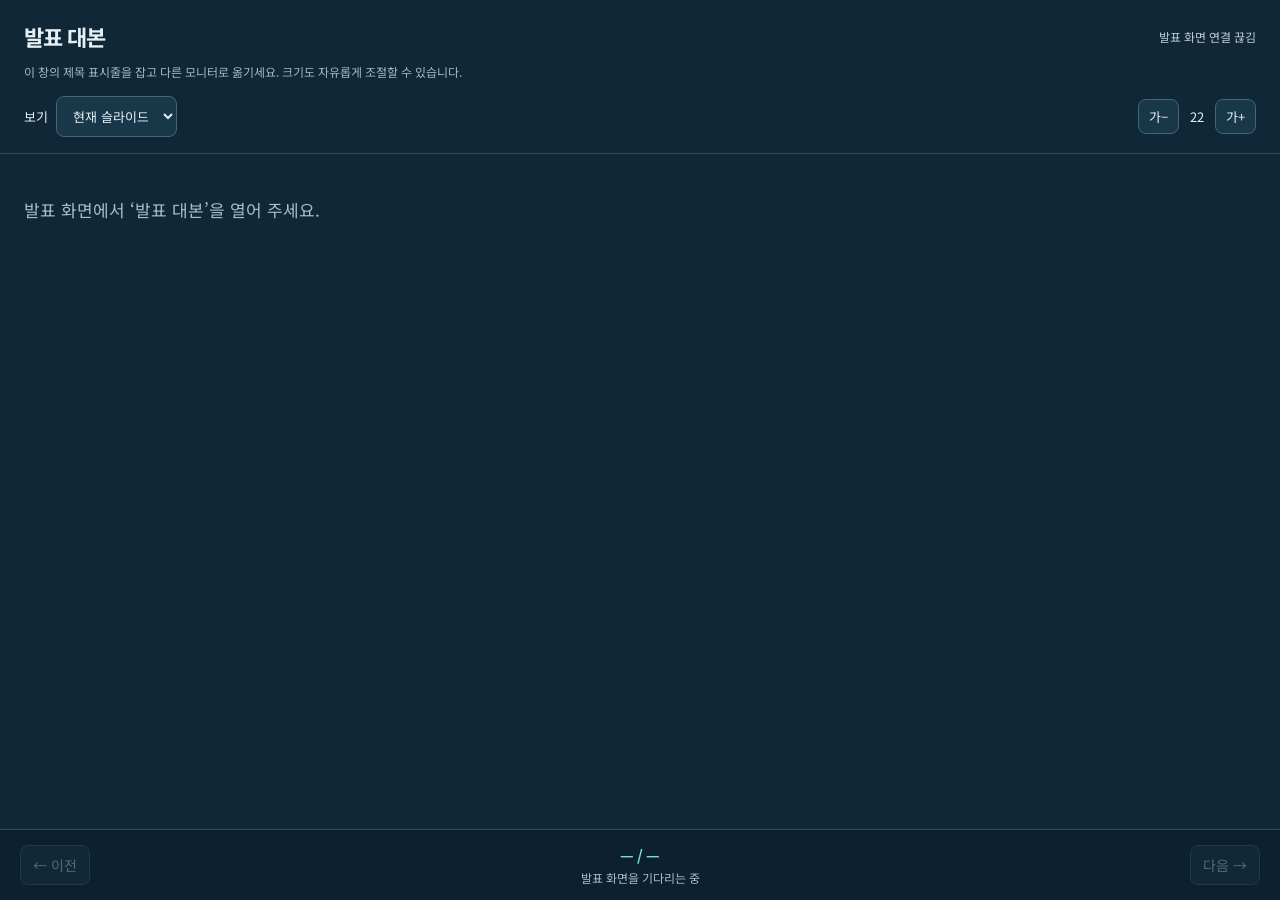
<file: speaker.html>
<!DOCTYPE html>
<html lang="ko">
<head>
  <meta charset="utf-8">
  <meta name="viewport" content="width=device-width,initial-scale=1">
  <meta http-equiv="Content-Security-Policy" content="default-src 'none'; font-src 'self'; style-src 'self' 'unsafe-inline'; script-src 'self'; base-uri 'none'; form-action 'none'">
  <title>발표 대본 · DataTalk</title>
  <link rel="stylesheet" href="css/presentation-fonts.css">
  <link rel="stylesheet" href="css/speaker.css">
</head>
<body data-speaker-view>
  <header class="speaker-header">
    <div class="heading"><h1>발표 대본</h1><span id="connection" role="status">발표 화면 연결 중</span></div>
    <p class="hint">이 창의 제목 표시줄을 잡고 다른 모니터로 옮기세요. 크기도 자유롭게 조절할 수 있습니다.</p>
    <div class="speaker-tools">
      <label>보기 <select id="script-view"><option value="current">현재 슬라이드</option><option value="all">전체 흐름</option><option value="human">내 발표</option><option value="ai">AI 시연</option></select></label>
      <div class="font-tools" aria-label="대본 글자 크기"><button type="button" id="font-smaller" aria-label="대본 글자 작게">가−</button><output id="font-size" aria-live="polite">22</output><button type="button" id="font-larger" aria-label="대본 글자 크게">가+</button></div>
    </div>
  </header>
  <main id="speaker-content" tabindex="0" aria-label="발표 대본 내용"><p class="empty">발표 화면에서 ‘발표 대본’을 열어 주세요.</p></main>
  <footer class="speaker-nav" aria-label="발표 슬라이드 조작">
    <button id="speaker-prev" type="button" aria-label="이전 슬라이드" disabled>← 이전</button>
    <div class="slide-status"><strong id="speaker-counter">— / —</strong><span id="speaker-caption">발표 화면을 기다리는 중</span></div>
    <button id="speaker-next" type="button" aria-label="다음 슬라이드" disabled>다음 →</button>
  </footer>
  <script src="js/speaker.js"></script>
</body>
</html>
</file>
<file: css/presentation.css>
/* Embedded assets keep the presentation usable without a network connection. */
:root{--navy:#071b30;--ink:#102a43;--teal:#0e8e86;--mint:#58ead0;--blue:#2563eb;--paper:#f7f9fa;--muted:#64768a;--line:#d7e1e6;--scale:1;--font:"Noto Sans KR","맑은 고딕",sans-serif;--hero-image:none}
*{box-sizing:border-box}html,body{margin:0;width:100%;height:100%;overflow:hidden}body{font-family:var(--font);background:#091622;color:var(--ink);-webkit-font-smoothing:antialiased}button{font:inherit;cursor:pointer}button:focus-visible{outline:3px solid #28c8b9;outline-offset:4px}button{touch-action:manipulation}button:disabled{opacity:.28;cursor:default}button svg{width:21px;height:21px;fill:none;stroke:currentColor;stroke-width:1.65}h1,h2,h3,p{margin:0}h1,h2,h3{font-weight:700;letter-spacing:-.055em;word-break:keep-all}p{word-break:keep-all;line-height:1.6}.app{height:100%;display:grid;grid-template-rows:1fr 66px}.stage-wrap{position:relative;display:grid;place-items:center;overflow:hidden;min-height:0}.stage{width:1280px;height:720px;position:absolute;transform:scale(var(--scale));transform-origin:center;isolation:isolate}.slide{position:absolute;inset:0;background:var(--paper);padding:58px 72px 54px;overflow:hidden;visibility:hidden;opacity:0;pointer-events:none;transition:opacity .3s ease,transform .4s ease;transform:translateY(10px)}.slide.active{visibility:visible;opacity:1;pointer-events:auto;transform:translateY(0)}.slide.dark{background:var(--navy);color:#fff}.eyebrow{font-size:16px;font-weight:700;letter-spacing:.1em;text-transform:uppercase;color:var(--teal);margin-bottom:22px}.dark .eyebrow{color:var(--mint)}h2{font-size:52px;line-height:1.27}h2 .accent,.accent{color:var(--teal)}.dark .accent{color:var(--mint)}.lead{font-size:22px;color:var(--muted);margin-top:19px}.dark .lead{color:#b6c8d7}.slide-num{position:absolute;right:72px;bottom:29px;font-size:13px;font-variant-numeric:tabular-nums;color:#7a8c9d}.slide.dark .slide-num{color:#89a6b8}.footnote{font-size:14px;color:var(--muted);position:absolute;left:72px;bottom:30px}.dark .footnote{color:#9eb4c5}.reveal{opacity:0;transform:translateY(16px)}.active .reveal{animation:reveal .65s cubic-bezier(.22,.65,.3,1) forwards;animation-delay:calc(var(--i,0)*110ms)}@keyframes reveal{to{opacity:1;transform:translateY(0)}}
.cover{padding:64px 72px;background:#082437}.hero-img{position:absolute;inset:0;background-image:var(--hero-image,none);background-size:cover;background-position:center;z-index:-2}.cover:after{content:"";position:absolute;inset:0;z-index:-1;background:linear-gradient(90deg,rgba(4,23,37,.18),rgba(4,23,37,0) 65%)}.cover .brand{font-size:18px;color:#b7d7df;letter-spacing:.07em}.cover h1{font-size:96px;letter-spacing:-.065em;margin:95px 0 12px;line-height:1.05}.cover .tagline{font-size:36px;line-height:1.45;letter-spacing:-.04em;color:#effafa}.cover .subline{font-size:20px;color:#b7d4df;line-height:1.7;margin-top:25px}.cover .author{position:absolute;bottom:62px;left:72px;font-size:17px;color:#b7d7df}.cover .author b{color:#fff;font-weight:400}.cover.active .hero-img{animation:hero-drift 14s ease-out both}@keyframes hero-drift{from{transform:scale(1.035)}to{transform:scale(1)}}
.background-title{font-size:58px}.context-line{margin-top:23px;font-size:23px;line-height:1.65;max-width:940px;color:var(--muted)}.barriers{display:grid;grid-template-columns:1fr 1fr 1fr;margin-top:49px;gap:40px}.barrier{border-top:2px solid var(--ink);padding-top:19px}.barrier .n{font-size:15px;color:var(--teal);font-weight:700;letter-spacing:.1em}.barrier h3{font-size:35px;margin:14px 0 10px;letter-spacing:-.04em}.barrier p{font-size:20px;color:var(--muted);line-height:1.65}
.split-header{display:flex;justify-content:space-between;align-items:flex-start}.toggle{display:flex;border-bottom:1px solid #466075;margin-top:4px;gap:28px}.toggle button{border:0;background:transparent;color:#8da8ba;padding:8px 0 12px;font-size:18px;border-bottom:3px solid transparent}.toggle button[aria-pressed=true]{color:var(--mint);border-color:var(--mint)}.flow-caption{font-size:24px;color:#a9bfce;max-width:730px;margin-top:19px}.flow-board{position:relative;margin-top:67px;height:238px}.flow-row{position:absolute;inset:0;display:grid;grid-template-columns:repeat(5,1fr);align-items:start;gap:0;transition:opacity .5s ease,transform .6s ease}.flow-step{position:relative;padding:0 21px 0 0}.flow-step:before{content:"";display:block;border-top:2px solid #567183;position:absolute;top:43px;left:60px;right:-3px}.flow-step:last-child:before{display:none}.flow-index{width:60px;height:60px;display:grid;place-items:center;border:1px solid #638398;border-radius:50%;background:var(--navy);position:relative;z-index:1;font-size:25px;color:#adc4d3;margin:13px 0 27px}.flow-step h3{font-size:27px;letter-spacing:-.035em}.flow-step p{font-size:18px;line-height:1.6;color:#aac1d0;margin-top:13px}.flow-step.stress h3{color:#ffc598}.flow-step.stress .flow-index{border-color:#bd8c68;color:#ffc598}.flow-result{margin-top:16px;border-top:1px solid #2a465a;padding-top:21px;display:flex;align-items:center;justify-content:space-between}.flow-result strong{font-size:28px;letter-spacing:-.04em}.flow-result span{font-size:18px;color:#9dbacb}.flow-after{opacity:0;transform:translateY(22px);pointer-events:none}.flow-after .flow-index{border-color:#3cbcae;color:var(--mint)}.flow-after .flow-step:before{border-color:#3cbcae}.flow-after h3{color:var(--mint)}.flow-demo.after .flow-before{opacity:0;transform:translateY(-20px);pointer-events:none}.flow-demo.after .flow-after{opacity:1;transform:translateY(0);pointer-events:auto}.flow-demo.after [data-flow-result]{color:var(--mint)}
.goal-layout{display:grid;grid-template-columns:450px 1fr;gap:84px;margin-top:50px}.goal-big{font-size:94px;letter-spacing:-.09em;line-height:1;color:var(--teal);font-weight:700}.goal-big span{font-size:48px;letter-spacing:-.05em;margin-left:12px}.goal-intro{font-size:25px;line-height:1.7;margin-top:25px}.goal-list{list-style:none;padding:0;margin:0;border-top:1px solid var(--line)}.goal-list li{display:grid;grid-template-columns:49px 1fr;padding:19px 0;border-bottom:1px solid var(--line);gap:7px}.goal-list .n{font-size:16px;color:var(--teal);padding-top:5px}.goal-list strong{font-size:24px;letter-spacing:-.04em}.goal-list p{font-size:18px;color:var(--muted);margin-top:5px}
.entry-layout{display:grid;grid-template-columns:1fr 1fr;gap:56px;margin-top:36px}.entry-block{position:relative}.entry-block+.entry-block{border-left:1px solid var(--line);padding-left:56px}.entry-block h3{font-size:27px;margin-bottom:8px}.entry-label{font-size:17px;color:var(--muted);margin-bottom:22px}.dialogue{background:#fff;border:1px solid #d5e3e8;box-shadow:0 12px 30px #12314a07;padding:25px 28px;min-height:237px}.question{font-size:22px;line-height:1.65;letter-spacing:-.025em;max-width:350px}.reply{border-top:1px solid #e1eaee;margin-top:23px;padding-top:18px;font-size:20px;line-height:1.6;color:var(--teal)}.reply b{display:block;font-size:14px;color:#64848b;letter-spacing:.07em;margin-bottom:6px}.simple-form{border-top:2px solid var(--ink)}.form-row{display:flex;justify-content:space-between;align-items:center;border-bottom:1px solid var(--line);height:55px;font-size:19px}.form-row span{color:var(--muted)}.form-row b{font-weight:400}.form-row b:after{content:"⌄";color:var(--teal);margin-left:16px}.form-action{width:100%;margin-top:18px;background:var(--teal);color:#fff;border:0;padding:14px;font-size:18px;font-weight:700;cursor:default}.entry-bottom{display:flex;align-items:center;gap:17px;margin-top:24px;font-size:20px;color:var(--ink)}.entry-bottom:before{content:"";width:31px;height:3px;background:var(--teal)}
.workspace-head h2{font-size:47px}.workspace-head{display:flex;justify-content:space-between;align-items:flex-start}.workspace-head .demo-tag{font-size:15px;color:#a7c7d2;margin-top:13px;max-width:200px;text-align:right}.workspace{margin-top:31px;height:372px;background:#f8fbfc;color:var(--ink);display:grid;grid-template-columns:168px 1fr;border:1px solid #456374;box-shadow:0 25px 60px #0003}.workspace-menu{border-right:1px solid #dce6eb;background:#edf3f6;padding:21px 20px}.workspace-logo{font-size:21px;font-weight:700;margin-bottom:27px;letter-spacing:-.045em}.workspace-menu small{display:block;font-size:13px;color:var(--muted);margin-bottom:9px}.workspace-menu .table-name{font-size:15px;padding:12px 10px;background:#dbeeea;color:#087568;margin-left:-9px;margin-right:-9px;border-left:3px solid #158e80}.workspace-body{padding:20px 28px 16px;position:relative;overflow:hidden}.work-tabs{display:flex;gap:27px;margin-bottom:16px;border-bottom:1px solid #dce6eb}.work-tabs button{border:0;background:none;font-size:18px;color:#778c9b;padding:0 0 12px;border-bottom:3px solid transparent}.work-tabs button[aria-selected=true]{color:#067e72;border-color:#0d9484;font-weight:700}.work-view{display:none}.work-view.active-view{display:block;animation:reveal .4s ease both}.data-table{width:100%;border-collapse:collapse;font-size:17px;text-align:left}.data-table th{background:#eaf1f4;color:#536e7d;font-weight:400}.data-table th,.data-table td{padding:11px 20px;border-bottom:1px solid #e1e9ed}.table-note{font-size:14px;color:#6a7f8c;margin-top:12px}.graph-layout{display:grid;grid-template-columns:2fr 1fr;gap:36px;align-items:center}.bar-chart{position:relative;padding:0 12px 32px 44px;height:216px;margin-top:14px}.chart-plot{height:178px;border-left:1px solid #9bafba;border-bottom:1px solid #9bafba;display:flex;align-items:end;justify-content:center;gap:90px;background:repeating-linear-gradient(to top,transparent 0,transparent 43px,#e4ebee 44px,#e4ebee 45px)}.bar-col{position:relative;width:74px;height:calc(var(--v)*1%);background:#0d9c8e;transform-origin:bottom;animation:grow .75s cubic-bezier(.2,.7,.2,1) both}.bar-col:nth-child(2){background:#3279a1}.bar-col span{position:absolute;bottom:100%;left:0;width:100%;text-align:center;font-size:17px;padding-bottom:8px;color:var(--ink)}.bar-col b{position:absolute;top:100%;left:0;width:100%;font-size:16px;text-align:center;padding-top:10px;font-weight:400}.chart-y{position:absolute;left:0;font-size:13px;color:#6d8594}.chart-y.max{top:-7px}.chart-y.mid{top:82px}.chart-y.zero{bottom:28px}.graph-copy h3{font-size:26px;line-height:1.5}.graph-copy p{font-size:16px;line-height:1.6;margin-top:13px;color:var(--muted)}@keyframes grow{from{transform:scaleY(.04)}to{transform:scaleY(1)}}.analysis-view{padding:18px 0}.analysis-view h3{font-size:26px;color:var(--teal);margin-bottom:19px}.analysis-detail{display:grid;grid-template-columns:1fr 1fr;gap:35px}.analysis-detail h4{font-size:17px;margin:0 0 10px}.analysis-detail p{font-size:18px;line-height:1.6;color:#58717f}.analysis-view .analysis-caveat{font-size:14px;color:#6a7f8c;border-top:1px solid var(--line);padding-top:15px;margin-top:18px}.workspace-caption{display:flex;justify-content:space-between;align-items:center;margin-top:22px}.workspace-caption strong{font-size:24px;letter-spacing:-.04em}.workspace-caption span{font-size:16px;color:#a6c1ce}
.trust-layout{display:grid;grid-template-columns:360px 1fr;gap:78px;margin-top:56px}.trust-key{border-left:4px solid var(--teal);padding-left:25px}.trust-key p{font-size:24px;line-height:1.7}.trust-key strong{font-size:35px;color:var(--teal);letter-spacing:-.04em;display:block;margin:14px 0}.trust-list{list-style:none;margin:0;padding:0}.trust-list li{padding:18px 0 22px;border-top:1px solid var(--line)}.trust-list li:first-child{padding-top:0;border-top:0}.trust-list h3{font-size:28px}.trust-list p{font-size:21px;color:var(--muted);margin-top:8px}.trust-list .small-en{font-size:13px;letter-spacing:.09em;color:var(--teal);font-weight:700;margin-bottom:7px}
.status-intro{font-size:23px;margin-top:21px;color:var(--muted)}.timeline{display:grid;grid-template-columns:1.15fr 1fr 1fr;gap:35px;margin-top:59px;list-style:none;padding:0;position:relative}.timeline:before{content:"";position:absolute;left:0;right:0;top:44px;border-top:2px solid #d1dfe6}.timeline li{position:relative;padding-top:84px}.status-point{position:absolute;top:33px;left:0;width:24px;height:24px;background:var(--paper);border:2px solid #a4b9c5;border-radius:50%}.timeline li.current .status-point{border:7px solid var(--teal);background:#fff;box-shadow:0 0 0 9px #d5eeea}.status-over{position:absolute;top:0;font-size:16px;color:#8196a5}.timeline li.current .status-over{color:var(--teal);font-weight:700}.timeline h3{font-size:30px;margin-bottom:17px;line-height:1.45}.timeline li.current h3{color:var(--teal)}.timeline p{font-size:20px;color:var(--muted);line-height:1.7}.status-summary{font-size:23px;border-top:1px solid var(--line);padding-top:25px;margin-top:45px}.status-summary b{color:var(--teal)}
.effect-layout{display:grid;grid-template-columns:400px 1fr;gap:80px;margin-top:32px}.effect-statement{font-size:60px;line-height:1.4;letter-spacing:-.055em;font-weight:700;margin-top:13px}.effect-statement .soft{color:#5c7a8e}.effect-statement .under{color:var(--mint);border-bottom:4px solid var(--mint);padding-bottom:3px}.effect-list{padding-top:4px}.effect-line{padding:19px 0;border-top:1px solid #2d485b;display:grid;grid-template-columns:38px 1fr;gap:13px}.effect-line:first-child{border-top:0;padding-top:4px}.effect-line .number{color:var(--mint);font-size:15px;padding-top:6px}.effect-line h3{font-size:26px;letter-spacing:-.035em}.effect-line p{font-size:19px;color:#a4becf;line-height:1.55;margin-top:8px}
.milestone-layout{display:grid;grid-template-columns:390px 1fr;gap:85px;margin-top:41px}.date-big{font-size:100px;line-height:1;letter-spacing:-.08em;color:var(--teal);font-weight:700}.date-label{font-size:29px;font-weight:700;margin-top:17px;letter-spacing:-.045em}.date-desc{font-size:21px;line-height:1.7;color:var(--muted);margin-top:15px}.milestone-steps{border-left:1px solid #b8d4d7;padding-left:36px}.milestone-step{margin-bottom:27px}.milestone-step .step-label{font-size:15px;font-weight:700;color:var(--teal);letter-spacing:.06em;margin-bottom:9px}.milestone-step h3{font-size:27px;line-height:1.5}.milestone-step p{font-size:20px;color:var(--muted);margin-top:7px}.decision-strip{margin-top:34px;background:#e7f2ef;padding:18px 23px;font-size:22px;letter-spacing:-.035em;color:#156c65}
.closing{padding-top:66px}.closing .hero-img{background-position:center;filter:brightness(.45);opacity:.7}.closing:after{content:"";position:absolute;inset:0;z-index:-1;background:linear-gradient(90deg,#071b30 0%,#071b30dd 43%,#071b3010 100%)}.closing .vision-label{font-size:16px;color:var(--mint);letter-spacing:.12em;font-weight:700;margin-bottom:43px}.closing h2{font-size:72px;line-height:1.38;max-width:950px}.closing .vision-detail{font-size:24px;color:#bdd0da;line-height:1.7;margin-top:25px}.closing .closing-brand{position:absolute;left:72px;bottom:58px;font-size:40px;font-weight:700;letter-spacing:-.055em}.closing .closing-author{position:absolute;right:72px;bottom:68px;font-size:17px;color:#abc1ce}.closing .horizon{color:var(--mint)}
.toolbar{height:66px;background:#0c1c2a;border-top:1px solid #22323f;color:#b2c3ce;display:flex;align-items:center;justify-content:space-between;padding:0 25px;z-index:10;position:relative}.toolbar .left-tools,.toolbar .right-tools,.nav-controls{display:flex;align-items:center;gap:9px}.toolbar button{border:0;background:transparent;color:inherit;padding:9px 11px;border-radius:5px;display:flex;align-items:center;justify-content:center;gap:7px;font-size:12px}.toolbar button:hover{background:#203440;color:white}.toolbar .counter{font-size:13px;font-variant-numeric:tabular-nums;min-width:56px;text-align:center;color:#d8e4ec}.toolbar .caption{font-size:12px;letter-spacing:.025em;color:#9aafbd;margin-left:12px}.toolbar .dot-sep{width:1px;height:20px;background:#314653;margin:0 7px}.progress{position:absolute;top:-2px;left:0;height:2px;background:#45caba;width:0;transition:width .3s ease}.keyhint{font-size:11px;color:#829cae}.notes{position:absolute;bottom:83px;right:24px;width:min(520px,calc(100vw - 48px));max-height:55vh;overflow:auto;background:#fbfcfd;color:#183649;padding:28px 30px;box-shadow:0 8px 50px #0006;border-top:4px solid #15a995;z-index:30;border-radius:4px}.notes[hidden],.overview[hidden],.help[hidden]{display:none}.notes h3{font-size:19px;letter-spacing:-.03em;margin-bottom:12px}.notes p{font-size:16px;line-height:1.8}.notes .note-meta{font-size:11px;color:#758e9d;margin-top:15px;border-top:1px solid #d9e6eb;padding-top:12px}.close{position:absolute;right:8px;top:8px;border:0;background:transparent;font-size:23px;color:#6c899a;line-height:1;padding:4px 8px}.overview{position:fixed;inset:0;background:#071b30f7;z-index:50;color:white;padding:38px 5vw;overflow:auto}.overview h2{font-size:30px;letter-spacing:-.04em}.overview .overview-sub{font-size:14px;color:#9fb6c7;margin-top:8px}.overview-grid{display:grid;grid-template-columns:repeat(4,minmax(0,1fr));gap:18px;margin-top:28px}.overview-tile{text-align:left;border:1px solid #3b566a;background:#102a3c;color:white;padding:22px 23px;min-height:150px;display:flex;flex-direction:column;gap:16px;transition:background .2s,border-color .2s}.overview-tile:hover,.overview-tile.current{background:#173f50;border-color:#4de2c7}.overview-tile .tile-num{font-size:13px;color:#73c5bd}.overview-tile strong{font-size:18px;line-height:1.5;font-weight:400;word-break:keep-all}.overview .close{color:#b8d1df;right:28px;top:28px;font-size:30px}.help{position:fixed;inset:0;background:#00111ecc;display:grid;place-items:center;z-index:60}.help-content{background:#f8fbfc;padding:35px 45px;width:min(460px,90vw);position:relative}.help h2{font-size:28px;margin-bottom:20px}.help dl{display:grid;grid-template-columns:100px 1fr;gap:15px;font-size:15px;margin:0}.help dt{font-weight:700}.help dd{margin:0;color:#607c8c}.sr-only{position:absolute;width:1px;height:1px;padding:0;margin:-1px;overflow:hidden;clip:rect(0,0,0,0);white-space:nowrap;border:0}.toast{position:fixed;left:50%;bottom:83px;transform:translate(-50%,20px);z-index:70;background:#eff8f6;color:#12584f;padding:12px 22px;border:1px solid #98c9be;font-size:14px;opacity:0;pointer-events:none;transition:opacity .2s,transform .2s}.toast.show{opacity:1;transform:translate(-50%,0)}.blackout{position:fixed;inset:0;z-index:100;background:#000;display:none}.blackout.active-black{display:block}.no-motion *,.no-motion *:before,.no-motion *:after{animation:none!important;transition:none!important}.no-motion .reveal{opacity:1;transform:none}.no-motion .bar-col{transform:none}.no-motion .hero-img{transform:none}
.flow-board{margin-top:50px;height:214px}.goal-list li{padding-top:13px;padding-bottom:13px}.effect-line{padding-top:12px;padding-bottom:12px}.workspace-caption span{display:none}
@media(prefers-reduced-motion:reduce){*{animation-duration:.001ms!important;transition-duration:.001ms!important}.reveal{opacity:1;transform:none}}
@media(max-width:850px){.toolbar{padding:0 10px}.toolbar .caption,.toolbar .keyhint,.toolbar .label-text{display:none}.toolbar .dot-sep{margin:0 1px}.toolbar button{padding:10px 8px}.overview-grid{grid-template-columns:repeat(2,minmax(0,1fr))}.overview{padding:28px 22px}.overview-tile{padding:18px;min-height:130px}}
@media(max-width:520px){.app{grid-template-rows:1fr 58px}.toolbar{height:58px}.toolbar .left-tools{gap:0}.toolbar .right-tools{gap:1px}.toolbar .optional-mobile{display:none}.stage-wrap:after{content:"가로로 돌리면 더 크게 볼 수 있어요";position:absolute;bottom:25px;color:#718da1;font-size:12px;pointer-events:none}.overview-grid{gap:12px}.overview-tile strong{font-size:15px}.notes{bottom:75px;padding:25px}.toolbar button svg{width:19px;height:19px}}
@media(max-height:560px) and (orientation:landscape){.app{grid-template-rows:1fr 44px}.toolbar{height:44px}.toolbar .caption,.keyhint{display:none}.toolbar button{padding:5px 9px}.stage-wrap:after{display:none}}
@media print{@page{size:1280px 720px;margin:0}html,body{width:1280px;height:auto!important;overflow:visible;background:#fff}.app{display:block;height:auto}.stage-wrap{display:block;overflow:visible}.stage{position:static;transform:none!important;width:1280px;height:auto}.slide{position:relative;inset:auto;visibility:visible!important;opacity:1!important;transform:none!important;width:1280px;height:720px;page-break-after:always;break-after:page;print-color-adjust:exact;-webkit-print-color-adjust:exact}.slide:last-child{break-after:auto}.reveal{opacity:1!important;transform:none!important;animation:none!important}.toolbar,.notes,.overview,.help,.toast,.stage-wrap:after,.blackout{display:none!important}.hero-img,.bar-col{animation:none!important}.flow-before{opacity:1!important;transform:none!important}.flow-after{opacity:0!important}.flow-demo.after .flow-before{opacity:0!important}.flow-demo.after .flow-after{opacity:1!important}.work-tabs button{border-bottom:0}.slide-num{bottom:25px}}

/* Demo values are rendered from JSON; nonnegative finite numbers only. */
.work-view[data-panel="table"]{max-height:270px;overflow:auto}.chart-plot{gap:clamp(10px,4vw,50px);padding:0 14px}.bar-col{flex:1;max-width:74px;min-width:12px}.bar-col b{overflow-wrap:anywhere;line-height:1.2}.demo-error{font-size:17px;color:#8c3535;line-height:1.6;padding:20px 0}.chart-plot .demo-error{align-self:center}.chart-plot:has(.demo-error){border:0;background:none}

:root{--font:"Noto Sans KR","맑은 고딕",sans-serif}
.eyebrow{font-size:14px;letter-spacing:.1em;margin-bottom:20px}.slide h2{font-size:49px}.opening-title{font-size:77px;line-height:1.23;max-width:850px;margin-top:22px;letter-spacing:-.06em}.opening-sub{font-size:24px;line-height:1.8;color:#adc3d3;margin-top:37px}.queue-visual{position:absolute;right:72px;bottom:103px;width:440px;height:218px;border-top:1px solid #355467;padding-top:20px}.queue-label{font-size:15px;color:#8faec3;margin-bottom:17px}.queue-stack{display:flex;flex-direction:column;gap:8px;width:130px}.queue-stack span{padding:7px 10px;border:1px solid #37576d;border-radius:5px;font-size:16px;color:#b7cddb}.queue-line{position:absolute;width:72px;height:1px;background:#557c8e;top:109px;left:145px}.queue-line:after{content:'›';position:absolute;right:-1px;top:-14px;font-size:25px;color:#84a1b2}.query-stack{display:flex;gap:7px;position:absolute;left:237px;top:57px;flex-direction:column}.query-stack b{background:#163549;border:1px solid #35566b;border-radius:5px;padding:7px 18px;color:#b7cbda;font-size:16px;font-weight:400}.query-stack b:last-child{color:#ffc89c;border-color:#926f55}.queue-visual p{position:absolute;left:0;top:200px;font-size:15px;line-height:1.6;color:#8eaaba}.queue-visual p strong{font-weight:400;color:#c6dbe8}
.db-layout{display:grid;grid-template-columns:440px 1fr;gap:65px;margin-top:44px}.db-number strong{font-size:108px;letter-spacing:-.06em;line-height:1.1;color:var(--teal)}.db-number strong span{font-size:33px;margin-left:12px}.db-number p{margin-top:23px;font-size:22px;color:#60788a;line-height:1.75}.db-number b{color:var(--ink);font-weight:700;font-size:24px}.db-story{border-top:1px solid var(--line)}.db-story>div{display:flex;gap:20px;padding:19px 0;border-bottom:1px solid var(--line)}.db-story>div>span{font-size:14px;color:var(--teal);padding-top:5px}.db-story p b{font-size:23px}.db-story small{font-size:18px;color:#647b8c;display:block;margin-top:5px}.big-message{font-size:67px!important;line-height:1.28;margin-top:30px}.intro-request{border-left:3px solid #51cbb9;margin-top:40px;padding:9px 28px;position:relative}.intro-request p{font-size:27px;line-height:1.7;color:#d0e4ec}.prompt-mark{position:absolute;right:80px;top:-12px;font-size:132px;line-height:1;color:#163c4f;font-weight:700}.prompt-tag{display:block;font-size:16px;margin-top:12px;color:#75b9b4}.intro-bottom{display:flex;align-items:center;justify-content:space-between;margin-top:31px}.intro-bottom>p{font-size:18px;color:#a7c4d4}.primary{border:1px solid #58ead0;background:#58ead0;color:#062b33;font-weight:700;font-size:17px;padding:14px 21px;border-radius:6px}.primary small{font-size:13px;font-weight:400;margin-left:10px}
.demo-heading{display:flex;justify-content:space-between;align-items:center}.demo-heading .eyebrow{margin-bottom:12px}.demo-heading h2{font-size:44px;line-height:1.3}.demo-label{font-size:13px;line-height:1.7;color:#577987;text-align:right;border-left:2px solid #b8d5d5;padding-left:13px}.demo-app,.analysis-app{margin-top:22px;border:1px solid #d4e0e6;border-radius:10px;background:white;box-shadow:0 13px 30px #1936480a;overflow:hidden;height:422px}.app-top{height:46px;background:#112c41;display:flex;align-items:center;gap:24px;padding:0 22px;color:#c8dbe5;font-size:13px}.app-top>b{font-size:21px;color:white;letter-spacing:-.05em}.app-top>b span{font-size:9px;letter-spacing:.12em;color:#799eaf;font-weight:400;margin-left:10px}.app-top>em{margin-left:auto;font-style:normal;font-size:12px;color:#85bfb8}.demo-body{height:374px;display:grid;grid-template-columns:365px 1fr}.demo-chat{background:#f1f5f7;padding:21px 20px;border-right:1px solid #dce6eb;overflow:hidden}.chat-kicker{display:flex;justify-content:space-between;font-size:12px;color:#738b9b;margin-bottom:15px}.chat-kicker b{font-size:13px;color:#294a5e}.chat-msg{margin-bottom:14px}.chat-role{font-size:12px;color:#567c8e;margin-bottom:7px}.chat-msg.user .chat-role{color:#587787}.bubble{padding:12px 15px;border-radius:2px 12px 12px 12px;background:white;border:1px solid #dbe6ea;font-size:19px;line-height:1.65;letter-spacing:-.035em;word-break:keep-all;min-height:45px}.chat-msg.user .bubble{background:#153c52;color:#fff;border:0;border-radius:12px 2px 12px 12px}.bubble b{color:#78f1d8;font-weight:700}.chat-msg.ai .bubble{color:#12695f;background:#effcf8;border-color:#afd8d0}.chat-context{font-size:14px;color:#688091;line-height:1.65;margin-bottom:18px;border-left:2px solid #b8cbd4;padding-left:10px}.chat-context b{font-size:17px;color:#315365}.chat-hint{font-size:14px;line-height:1.7;color:#648394;margin-top:19px}.chat-check{font-size:15px;color:#0a8274;margin-top:15px;display:flex;gap:8px}.typing-caret{display:inline-block;width:2px;height:1em;background:currentColor;vertical-align:-.1em;margin-left:2px;animation:blink 1s steps(2,end) infinite}.no-motion .typing-caret{display:none}@keyframes blink{50%{opacity:0}}.demo-pane{padding:22px 26px;overflow:hidden;position:relative}.pane-empty{height:100%;display:flex;flex-direction:column;justify-content:center;padding:0 17px}.pane-empty small{font-size:13px;color:#678995;letter-spacing:.1em;margin-bottom:24px}.pane-empty h3{font-size:42px;line-height:1.45;font-weight:700;letter-spacing:-.055em}.pane-empty p{font-size:19px;color:#7a929f;margin-top:19px}.query-tags{display:flex;gap:8px;margin-top:24px;flex-wrap:wrap}.query-tags span{font-size:15px;background:#e4f4f0;padding:7px 13px;color:#09826f;border-radius:4px}.pane-kicker{font-size:13px;color:#0e8e86;letter-spacing:.06em;margin-bottom:11px}.pane-title{font-size:27px;line-height:1.45;letter-spacing:-.04em}.range-pair{display:grid;grid-template-columns:1fr 1fr;gap:18px;margin-top:23px}.range-box{background:#f1f6f8;padding:18px 22px;border-radius:6px;position:relative}.range-box h4{font-size:16px;font-weight:400;color:#5c798b;margin:0 0 9px}.range-box strong{font-size:54px;letter-spacing:-.055em;color:#214d61;line-height:1.15}.range-box strong small{font-size:21px;margin-left:8px;font-weight:400}.range-box.known{background:#e4f8f0}.range-box.known strong{color:#087c69}.range-box .date{font-size:12px;color:#5f7e8c;display:block;margin-top:7px}.range-box .empty-q{color:#9aafbb}.range-caption{font-size:17px;color:#657f8e;margin-top:22px}.time-ranges{display:grid;grid-template-columns:95px 1fr;gap:12px;margin-top:22px;align-items:center;font-size:13px;color:#678290}.time-ranges div{height:9px;background:#e9f0f3;border-radius:8px;position:relative}.time-ranges div i{position:absolute;right:0;top:0;bottom:0;border-radius:8px;background:#148e82}.time-ranges div:last-child i{width:66.667%;background:#72bbd0}.condition-sheet{margin-top:20px;border-top:1px solid #cddfe5}.condition-row{display:grid;grid-template-columns:100px 1fr;padding:13px 8px;border-bottom:1px solid #e0e9ed;font-size:19px}.condition-row>span{color:#728b9a;font-size:16px;padding-top:3px}.condition-row b{font-weight:400}.condition-row .inline-mark{color:#008f79;background:#e5f7ee;padding:0 5px}.ready-line{display:flex;align-items:center;gap:9px;margin-top:20px;font-size:18px;color:#0a8576}.ready-line i{width:7px;height:7px;background:#12a58f;border-radius:50%}.source-pair{display:grid;grid-template-columns:1fr 1fr;gap:19px}.source-table{border:1px solid #d7e4e9;border-radius:5px;overflow:hidden}.source-table header{background:#e9f3f4;padding:12px 13px;display:flex;justify-content:space-between;font-size:16px}.source-table header span{font-size:13px;color:#40867e}.source-table table{font-size:13px;width:100%;border-collapse:collapse}.source-table td,.source-table th{padding:9px 11px;text-align:left;border-top:1px solid #e6edef;font-weight:400;white-space:nowrap}.source-table th{color:#7c919d;font-size:11px;background:#fafcfc}.join-center{margin:0 auto;width:86%;height:48px;display:flex;justify-content:center;align-items:center;color:#0c8b7c;font-size:20px}.join-arrow{position:relative;border-top:1px solid #68b6aa;border-left:1px solid #68b6aa;border-right:1px solid #68b6aa;width:68%;height:19px;transform:rotate(180deg);margin-top:-14px}.join-arrow:before{content:'';position:absolute;top:-19px;left:50%;height:19px;border-left:1px solid #68b6aa}.join-result{background:#103f4c;border-radius:6px;display:flex;align-items:center;justify-content:space-between;color:#b8d9de;padding:17px 20px}.join-result strong{font-size:31px;color:#72efd7;font-weight:700;letter-spacing:-.04em}.join-result b{color:white;font-size:20px}.join-result small{font-size:12px;display:block;margin-top:3px}.join-foot{margin-top:11px;font-size:12px;color:#708a96}.result-top{display:flex;align-items:center;justify-content:space-between;margin-bottom:11px}.result-top strong{font-size:22px}.result-top>span{font-size:13px;color:#708895}.small-button{font-size:12px;padding:7px 11px;background:#f3f8f9;border:1px solid #d2e3e8;border-radius:4px;color:#1d6572}.result-table{font-size:16px;border-collapse:collapse;width:100%;font-variant-numeric:tabular-nums}.result-table th{font-weight:400;font-size:13px;color:#6c8492;background:#edf4f6}.result-table th,.result-table td{padding:8px 9px;border-bottom:1px solid #e4edf0;text-align:left;white-space:nowrap}.result-table td:last-child{text-align:right;color:#057e71;font-weight:700}.result-table th:last-child{text-align:right}.result-footer{margin-top:11px;display:flex;justify-content:space-between;align-items:center;font-size:12px;color:#728a98}.page-btns{display:flex;align-items:center;gap:8px}.page-btns button{border:1px solid #d8e4e9;background:white;color:#426775;border-radius:4px;padding:2px 9px;font-size:16px}.demo-stepbar{display:flex;gap:8px;margin-top:17px}.demo-stepbar button,#analysis-steps button{border:0;background:transparent;color:#82949f;font-size:13px;padding:6px 13px;position:relative;border-bottom:2px solid #dfe9ed}.demo-stepbar button[aria-pressed=true],#analysis-steps button[aria-pressed=true]{color:#087e70;border-color:#0e9d8c;font-weight:700}.demo-stepbar button span{font-size:11px;margin-right:6px}.focus-enter{animation:focus-in .6s cubic-bezier(.2,.65,.2,1) both;transform-origin:center}.soft-enter{animation:reveal .45s ease both}.new-row{animation:row-in .4s ease both;animation-delay:calc(var(--row)*65ms)}@keyframes focus-in{from{opacity:.35;transform:scale(.965) translateY(7px)}to{opacity:1;transform:scale(1) translateY(0)}}@keyframes row-in{from{opacity:0;transform:translateY(7px)}to{opacity:1;transform:translateY(0)}}.token-spot{background:linear-gradient(transparent 55%,#81f3ce55 55%);border-radius:2px}
.analysis-content{height:374px;padding:19px 27px}.analysis-bottom{display:flex;justify-content:space-between;align-items:center;margin-top:18px}.analysis-bottom>p{font-size:17px;color:#587785}.analysis-bottom b{font-weight:400;color:#234f5d}.analysis-graph-layout{display:grid;grid-template-columns:650px 1fr;gap:27px;height:100%}.chart-zone h3{font-size:20px;margin-bottom:0;letter-spacing:-.035em}.chart-zone small{font-size:12px;color:#6b8796}.chart-svg{display:block;width:100%;height:275px;font-family:var(--font)}.chart-svg text{font-family:var(--font);font-size:13px;fill:#6a8595}.chart-svg .eq-label{fill:#204d61;font-size:15px}.chart-svg .mean-label{fill:#147d70;font-size:15px;font-weight:700}.chart-svg .data-point{opacity:.28}.chart-svg .plot-group{cursor:pointer}.chart-svg .plot-group:hover .data-point{opacity:.65}.chart-aside{padding-top:5px;border-left:1px solid #e0e9ed;padding-left:24px}.chart-aside>span{font-size:13px;color:#0b8e7c}.chart-aside h3{font-size:30px;line-height:1.4;margin-top:12px}.chart-aside p{font-size:16px;color:#718c9a;margin-top:13px;line-height:1.6}.source-mini{font-size:12px;border-top:1px solid #dde8ed;margin-top:15px;padding-top:12px;color:#557888;line-height:1.8}.source-mini b{color:#16485c;font-size:14px;display:block}.source-mini span{font-variant-numeric:tabular-nums}.analysis-result{display:grid;grid-template-columns:1fr 1fr;gap:32px}.anova-score{background:#e9f8f2;padding:21px 24px;border-radius:6px}.anova-score small{font-size:13px;letter-spacing:.02em;color:#559183}.anova-score .p-score{font-size:55px;color:#007b69;font-weight:700;letter-spacing:-.045em;margin-top:9px;line-height:1.3}.anova-score p{font-size:19px;color:#2f5e64;margin-top:8px}.anova-table{width:100%;border-collapse:collapse;margin-top:14px;font-size:14px}.anova-table td,.anova-table th{border-bottom:1px solid #dce8e9;padding:8px 10px;text-align:right}.anova-table th{font-weight:400;color:#6d8896;background:#f3f7f9}.anova-table td:first-child,.anova-table th:first-child{text-align:left}.analysis-side h3{font-size:23px;line-height:1.45}.analysis-side .chart-svg{height:217px}.analysis-note{font-size:13px;color:#748c96;line-height:1.65;margin-top:12px}.analysis-outcome{height:100%;display:grid;grid-template-columns:1fr 470px;gap:45px;align-items:center}.outcome-copy small{font-size:14px;color:#0c8a79}.outcome-copy h3{font-size:33px;line-height:1.45;margin-top:16px}.outcome-copy>p{font-size:16px;color:#738a97;line-height:1.65;margin-top:18px}.outcome-copy button{margin-top:22px}.summary-table{border-collapse:collapse;width:100%;font-size:18px}.summary-table td,.summary-table th{padding:14px 10px;border-bottom:1px solid #dce7eb;text-align:right}.summary-table td:first-child,.summary-table th:first-child{text-align:left}.summary-table th{font-size:13px;color:#758c99;font-weight:400}.summary-table tr:last-child td{background:#e9f8f3}.summary-table td:last-child{color:#0b8577;font-weight:700}.summary-foot{font-size:12px;color:#718a99;margin-top:13px;line-height:1.7}.ways{display:grid;grid-template-columns:1fr 1fr;gap:48px;margin-top:40px}.way{border-top:2px solid #b7cbd5;padding-top:19px}.new-way{border-color:#0e8e86}.way-status{font-size:14px;color:#718e9c}.new-way .way-status{color:#0a8978}.way h3{font-size:30px;margin-top:14px}.way p{font-size:19px;color:#6a8290;line-height:1.75;margin-top:15px;min-height:74px}.way-line{display:grid;grid-template-columns:1fr 22px 1fr 22px 1fr;align-items:center;text-align:center;gap:8px;margin-top:24px;border-top:1px solid #dbe7eb;padding-top:22px}.way-line b{font-size:16px;font-weight:400;color:#27566a}.way-line i{font-style:normal;color:#89a9b7;font-size:19px}.new-way .way-line b{color:#098673}.handoff{margin-top:44px;font-size:19px;color:#617d8f;border-top:1px solid #d9e5ea;padding-top:21px}.validation-lines{display:grid;grid-template-columns:repeat(3,1fr);gap:37px;margin-top:53px}.validation-lines>div{border-top:1px solid #b8cfda;padding-top:20px}.validation-lines span{font-size:14px;color:#0b8b79}.validation-lines h3{font-size:29px;margin-top:17px;line-height:1.4}.validation-lines p{font-size:19px;line-height:1.8;color:#69808e;margin-top:16px}.status-summary{margin-top:43px;font-size:21px}.pilot-layout{display:grid;grid-template-columns:470px 1fr;gap:65px;margin-top:53px}.pilot-number strong{font-size:89px;letter-spacing:-.06em;color:#0c8e80;line-height:1.3}.pilot-number strong span{font-size:29px;margin-left:10px}.pilot-number p{font-size:23px;color:#224c60;margin-top:13px}.pilot-number small{font-size:17px;color:#7a939f;display:block;margin-top:16px}.pilot-items h3{font-size:19px;color:#6b8696;font-weight:400;margin-bottom:19px}.pilot-items p{border-top:1px solid #d2e1e7;padding:14px 0;font-size:22px;line-height:1.5}.pilot-items span{display:block;color:#718996;font-size:17px;margin-top:7px}.closing-message{font-size:72px!important;line-height:1.32;margin-top:40px}.closing-line{display:flex;align-items:center;justify-content:space-between;margin-top:43px;padding-top:26px;border-top:1px solid #294658}.closing-line p{color:#9ebacb;font-size:21px}.closing-line b{font-size:24px;color:#58ead0;font-weight:400}.toolbar .caption{max-width:235px;white-space:nowrap;overflow:hidden;text-overflow:ellipsis}.toolbar #ai-toggle{background:#194439;color:#88edd2;min-width:79px}.toolbar #ai-clock{font-size:11px;color:#a7bfcd;white-space:nowrap;font-variant-numeric:tabular-nums}.seek-wrap{position:absolute;left:0;right:0;top:-8px;height:11px;display:flex;align-items:center}.seek-wrap input{width:100%;margin:0;accent-color:#58ead0;height:3px;cursor:pointer;opacity:.5}.seek-wrap input:hover,.seek-wrap input:focus{opacity:1;height:5px}.progress{display:none}.notes #note-body{white-space:pre-line}.no-motion .focus-enter,.no-motion .soft-enter,.no-motion .new-row{opacity:1;transform:none}.no-motion .typing-caret{display:none}
@media(max-width:1100px){.toolbar .caption{max-width:140px}.toolbar .label-text{display:none}.toolbar .right-tools{gap:3px}.toolbar{padding:0 14px}}
@media(max-width:650px){.toolbar #ai-clock{display:none}.toolbar .caption,.toolbar .optional-mobile{display:none}.toolbar button{padding:9px 6px}.toolbar .dot-sep{display:none}.toolbar .left-tools{gap:0}.toolbar .right-tools{gap:0}.toolbar #ai-toggle{min-width:53px;font-size:11px}.toolbar .nav-controls{gap:0}.toolbar .counter{min-width:47px}.toolbar{padding:0 7px}.toolbar .left-tools button{padding:9px 7px}}
@media print{.demo-app,.analysis-app{box-shadow:none}.focus-enter,.soft-enter,.new-row{opacity:1!important;transform:none!important;animation:none!important}.demo-stepbar,.analysis-bottom #analysis-steps,.primary,.small-button,.page-btns{display:none!important}.typing-caret{display:none!important}}

.range-box.known strong{font-size:65px}.range-box.known{animation:spot-zoom .65s cubic-bezier(.2,.7,.2,1) both}@keyframes spot-zoom{from{transform:scale(.91);opacity:.2}to{transform:scale(1);opacity:1}}

/* The deck keeps its approved design; the captured app keeps its native design. */
.ui-demo-slide .demo-heading{align-items:flex-start}.ui-demo-slide .demo-heading h2{font-size:42px}.ui-demo-slide .demo-heading .eyebrow{margin-bottom:8px}.ui-demo-slide .demo-label{margin-top:6px;font-size:12px}
.speaker-tag{position:absolute;right:72px;top:27px;font-size:11px;letter-spacing:.02em;color:#648195}.dark .speaker-tag{color:#9ebdce}
#app-camera{position:absolute;left:72px;top:157px;width:1136px;height:463px;border:1px solid #bfccd8;border-radius:12px;overflow:hidden;background:#e6edf4;box-shadow:0 12px 24px #19364815;z-index:4}
#app-camera[hidden]{display:none}#app-world{width:1600px;height:900px;position:absolute;transform-origin:0 0;will-change:transform}#real-app{border:0;width:1600px;height:900px;display:block;background:#fff;pointer-events:none}
#camera-status{position:absolute;left:15px;top:13px;display:flex;align-items:center;gap:8px;border:1px solid #dde6ed;background:#fffffff2;box-shadow:0 2px 9px #13324a12;border-radius:20px;padding:6px 12px;font-size:12px;color:#26445e;z-index:3}#camera-status::before{content:'';width:6px;height:6px;background:#178e80;border-radius:50%}
#camera-wide{position:absolute;right:14px;top:12px;border:1px solid #c8d6e0;border-radius:7px;background:#fff;color:#32586d;font-size:11px;padding:6px 11px;z-index:4;cursor:pointer}
#demo-cursor{position:absolute;width:26px;height:34px;pointer-events:none;z-index:5;filter:drop-shadow(0 3px 2px #0004)}#cursor-ring{position:absolute;width:38px;height:38px;border:2px solid #168f81;border-radius:50%;pointer-events:none;z-index:4;opacity:0;margin:-19px}
#cursor-ring.clicking{animation:camera-click .65s ease-out}@keyframes camera-click{0%{transform:scale(.25);opacity:1}100%{transform:scale(1.55);opacity:0}}
.demo-chapters{position:absolute;left:72px;right:72px;top:633px;display:flex;align-items:center;gap:8px}.demo-chapters button{font:inherit;font-size:12px;border:1px solid #dae5ea;background:#fff;padding:5px 11px;border-radius:20px;color:#738a98;cursor:pointer}.demo-chapters button.active{color:#057e70;border-color:#75cbbb;background:#edf9f5}.demo-chapters .chapter-note{margin-left:auto;color:#658193;font-size:12px}
.ui-demo-slide .footnote{bottom:25px;font-size:11px}.toolbar #script-button{color:#e3faf4;background:#214f49;white-space:nowrap}.toolbar .caption{max-width:170px}.toolbar .right-tools{gap:3px}.toolbar button{padding-left:10px;padding-right:10px}
#speaker-script{position:fixed;inset:5vh auto auto 50%;transform:translateX(-50%);width:min(940px,94vw);height:88vh;border:1px solid #47758b;border-radius:16px;padding:0;background:#102737;color:#dfeef5;box-shadow:0 30px 100px #0008;z-index:200}#speaker-script::backdrop{background:#05111dcc;backdrop-filter:blur(7px)}.script-head{padding:24px 30px 16px;display:flex;align-items:flex-start;gap:20px;border-bottom:1px solid #2e4b5b}.script-head h2{font-size:25px;margin:0}.script-head p{font-size:13px;color:#9bb6c6;margin:8px 0 0}.script-head button{margin-left:auto;background:transparent;color:#c1d8e6;border:1px solid #416578;border-radius:7px;padding:7px 12px;cursor:pointer}.script-tabs{display:flex;gap:8px;padding:15px 30px}.script-tabs button{border:1px solid #3b5a6b;border-radius:22px;background:none;color:#b7d0df;padding:7px 16px;cursor:pointer}.script-tabs button[aria-selected=true]{background:#55dcc0;border-color:#55dcc0;color:#10372e}.script-list{padding:0 30px 26px;overflow:auto;height:calc(100% - 167px)}.script-card{padding:20px 0 26px;border-top:1px solid #2b485a}.script-card small{color:#66dbc2;letter-spacing:.05em}.script-card h3{font-size:21px;line-height:1.6;margin:7px 0 13px}.script-card p{font-size:18px;line-height:1.95;color:#d2e3ed;margin:8px 0;white-space:pre-line;word-break:keep-all}.script-card .cue{border-left:2px solid #58d4bd;padding-left:13px;color:#94b5c6;font-size:14px}.script-card button{background:#1c4254;border:1px solid #4c7a89;color:#c5e5ed;border-radius:6px;padding:6px 11px;cursor:pointer;font-size:12px}
.no-motion #cursor-ring{display:none!important}.no-motion #app-world{will-change:auto}
@media(max-width:1100px){.toolbar .caption{display:none}.toolbar button{padding-left:7px;padding-right:7px}}
@media(max-width:650px){.toolbar #script-button{font-size:10px;padding:8px 5px}.script-head{padding:17px 18px 12px}.script-tabs{padding:12px 18px}.script-list{padding:0 18px 20px}.script-card p{font-size:16px}.script-head h2{font-size:20px}}
@media print{#app-camera,#speaker-script,.speaker-tag{display:none!important}.ui-demo-slide::after{content:'실제 DataTalk UI 시연은 HTML에서 재생하세요. 모든 데이터는 가상입니다.';position:absolute;left:72px;top:230px;font-size:28px;color:#315469}}

#demo-cursor[hidden]{display:none}

#app-camera{overflow:clip}

/* Composition follows the approved V1; copy and demo follow the current project. */
.v1-cover,.v1-closing{isolation:isolate;background:#082437}.v1-hero{position:absolute;inset:0;background-size:cover;background-position:center;z-index:-2}.v1-cover::after{content:'';position:absolute;inset:0;z-index:-1;background:linear-gradient(90deg,#051c3020,transparent 66%)}.v1-cover .brand{font-size:18px;letter-spacing:.08em;color:#b7d7df;margin:0}.v1-cover h1{font-size:116px;line-height:1.05;letter-spacing:-.065em;margin:92px 0 16px}.v1-cover .cover-tagline{font-size:36px;line-height:1.45;color:#effafa;letter-spacing:-.04em}.v1-cover .cover-subline{font-size:20px;line-height:1.7;color:#b8d6e0;margin-top:27px}.v1-cover .cover-author{position:absolute;bottom:60px;left:72px;color:#b7d7df;font-size:16px}.v1-cover .cover-author b{color:#fff;margin-right:18px;font-weight:400}.v1-cover.active .v1-hero{animation:v1-drift 14s ease-out both}@keyframes v1-drift{from{transform:scale(1.035)}to{transform:scale(1)}}
.v1-background h2{font-size:58px;line-height:1.32}.v1-background .context-line{font-size:22px;line-height:1.65;color:#708596;margin-top:20px}.v1-barriers{display:grid;grid-template-columns:repeat(3,1fr);gap:40px;margin-top:29px}.v1-barrier{border-top:2px solid #314d61;padding-top:17px;position:relative}.v1-barrier .n{font-size:14px;font-weight:700;color:#118f85;letter-spacing:.1em}.v1-barrier h3{font-size:29px;letter-spacing:-.04em;margin:13px 0 10px}.v1-barrier p{font-size:19px;color:#718797;line-height:1.65;margin:0}.barrier-drawing{height:89px;width:100%;margin-top:16px;overflow:visible}.barrier-drawing .ink{stroke:#496779;stroke-width:1.7;fill:none;stroke-linecap:round;stroke-linejoin:round}.barrier-drawing .teal{stroke:#098f82;stroke-width:1.7;fill:#e7f5f1}.barrier-drawing .light{stroke:#c8d9df;stroke-width:1.3;fill:#f7fafb}.barrier-drawing .dot{fill:#11a38f}.barrier-drawing .tiny{font-size:10px;fill:#698392;font-family:var(--font)}.v1-background .footnote{font-size:12px}
.v1-db .db-layout{grid-template-columns:420px 1fr;gap:82px;margin-top:43px}.v1-db .db-number strong{font-size:119px;line-height:1.15}.v1-db .db-number p{font-size:20px;line-height:1.8;margin-top:13px}.v1-db .db-number b{font-size:20px}.v1-db .db-story{border-top:1px solid #d4e1e7}.v1-db .db-story>div{padding:18px 0}.v1-db .db-story b{font-size:23px}.v1-db .db-story small{font-size:17px}.db-base-graphic{display:flex;align-items:center;gap:17px;color:#668592;font-size:13px;margin-top:20px}.db-base-graphic svg{width:78px;height:65px;flex:none}.db-base-graphic b{font-size:14px!important;display:block;color:#0c8e82;margin-bottom:4px}
.v1-goal h2{font-size:57px;line-height:1.34}.v1-goal .goal-layout{display:grid;grid-template-columns:420px 1fr;gap:83px;margin-top:42px}.v1-goal .goal-big{font-size:138px;letter-spacing:-.085em;line-height:1;color:#0d9386;font-weight:700}.v1-goal .goal-big span{font-size:44px;letter-spacing:-.05em;margin-left:12px}.v1-goal .goal-intro{font-size:21px;line-height:1.7;color:#31576d;margin-top:23px}.v1-goal .goal-intro small{font-size:15px;color:#7c929e;display:block;margin-top:8px}.v1-goal .goal-list{list-style:none;padding:0;margin:0;border-top:1px solid #d4e1e7}.v1-goal .goal-list li{display:grid;grid-template-columns:37px 1fr;gap:9px;padding:17px 0;border-bottom:1px solid #d4e1e7}.v1-goal .goal-list .n{font-size:14px;color:#118f85;padding-top:5px}.v1-goal .goal-list strong{font-size:23px;letter-spacing:-.04em}.v1-goal .goal-list p{font-size:17px;color:#708596;margin-top:5px;line-height:1.5}.v1-goal .goal-list small{font-size:12px;color:#108477;margin-left:10px}.v1-goal .intro-bottom{position:absolute;bottom:64px;left:72px;right:72px;margin:0;align-items:center}.v1-goal .intro-bottom p{font-size:16px;color:#718c9a}.v1-goal .intro-bottom .primary{font-size:16px;padding:13px 21px}.v1-goal .footnote{font-size:11px;bottom:24px}
.v1-validation .validation-lines{margin-top:46px;gap:40px}.v1-validation .validation-lines>div{border-top:2px solid #314d61}.v1-validation .validation-lines span{font-weight:700;letter-spacing:.05em}.v1-validation .validation-lines h3{font-size:28px}.v1-validation .validation-lines p{font-size:19px}.v1-validation .status-summary{border-top:1px solid #d9e5ea;padding-top:20px;margin-top:32px;font-size:20px}
.v1-closing::after{content:'';position:absolute;inset:0;z-index:-1;background:linear-gradient(90deg,#071b30 0%,#071b30dd 43%,#071b3010 100%)}.v1-closing .v1-hero{filter:brightness(.45);opacity:.7}.v1-closing .vision-label{font-size:16px;letter-spacing:.12em;color:#58ead0;font-weight:700;margin-bottom:38px}.v1-closing h2{font-size:70px;line-height:1.36;max-width:960px;letter-spacing:-.055em}.v1-closing .vision-detail{font-size:22px;line-height:1.7;color:#bbd0db;margin-top:24px}.v1-closing .closing-brand{position:absolute;left:72px;bottom:60px;font-size:37px;letter-spacing:-.055em;font-weight:700}.v1-closing .closing-author{position:absolute;right:72px;bottom:68px;font-size:16px;color:#b9d0dc}.v1-closing .qa-label{color:#58ead0;font-size:22px;letter-spacing:.03em;margin-right:25px}.v1-closing .slide-num{display:none}.no-motion .v1-hero{animation:none!important}
@media(prefers-reduced-motion:reduce){.v1-hero{animation:none!important}}@media print{.v1-hero{transform:none!important;animation:none!important}}

.v1-hero{background-image:url('../images/image-cc48df338ca3d22a.png')}


.review-scene-caption{position:absolute;top:635px;left:72px;right:72px;display:flex;align-items:center;gap:17px;color:#3c6073;font-size:15px}.review-scene-caption>span{color:#148f81;font-size:12px;border:1px solid #a7d5cb;border-radius:20px;padding:4px 10px}.review-scene-caption>b{font-weight:400}.review-scene-caption>small{margin-left:auto;color:#75909e;font-size:12px}.ui-demo-slide .demo-heading h2{font-size:40px}.progress{display:block}.toolbar .caption{max-width:270px}#app-camera.review-enter{animation:review-camera-in .28s ease-out}.v1-cover.active .v1-hero{animation:none}.review-badge{position:fixed;right:16px;top:10px;color:#89a7b6;font-size:10px;letter-spacing:.03em;z-index:20;pointer-events:none}@keyframes review-camera-in{from{opacity:0;transform:translateX(12px)}to{opacity:1;transform:none}}.no-motion #app-camera.review-enter{animation:none}@media print{.review-badge{display:none}}

.v1-cover .cover-tagline{font-size:35px;line-height:1.45;max-width:580px}.v1-cover .cover-subline{max-width:580px;font-size:21px}.v1-cover h1{margin-top:84px}
.intro-db h2{font-size:49px;line-height:1.32;letter-spacing:-.045em}.db-journey{display:grid;grid-template-columns:1fr 1.14fr 1fr;gap:35px;margin-top:37px}.db-journey>div{position:relative;border-top:1px solid #bacdd6;padding-top:19px}.db-journey>div+div::before{content:'→';position:absolute;left:-29px;top:124px;font-size:24px;color:#169e8d}.db-journey .journey-step{font-size:13px;color:#668294;letter-spacing:.05em}.db-journey h3{font-size:27px;line-height:1.5;margin:14px 0 13px;letter-spacing:-.035em}.db-journey p{font-size:19px;line-height:1.65;color:#657f8e}.db-journey .proposal-year{font-size:79px;color:#0e8e86;line-height:1.08;font-weight:700;letter-spacing:-.07em;margin-top:11px}.db-journey .proposal-year span{font-size:21px;letter-spacing:0;margin-left:9px}.db-journey .proposal h3{font-size:26px;margin:12px 0 14px;color:#102a43}.db-journey .invested{display:inline-block;background:#0f8e82;color:white;padding:5px 13px;font-size:16px}.db-journey .db-icon{width:65px;height:57px;margin-top:8px;display:block}.db-journey .team-db h3{margin-top:11px;font-size:25px}.db-journey .team-size{font-size:20px;color:#0e8e86;margin-top:12px}.db-journey .team-size b{font-size:30px;letter-spacing:-.035em}.intro-db .owner-transition{position:absolute;top:592px;left:72px;right:72px;border-top:1px solid #c9dbe1;padding-top:17px;font-size:20px;color:#526f7f}.owner-transition b{color:#0c8c81}.intro-db .footnote{font-size:12px}
.sql-origin h2{font-size:47px;line-height:1.3;letter-spacing:-.045em}.sql-copy{position:absolute;left:72px;top:232px;width:399px}.sql-copy .task-label{font-size:12px;color:#0b8f81;letter-spacing:.1em;font-weight:700;margin-bottom:13px}.sql-request{font-size:23px;line-height:1.6;font-weight:700;letter-spacing:-.035em;color:#143247}.sql-burdens{list-style:none;margin:24px 0 0;padding:0}.sql-burdens li{display:flex;gap:12px;align-items:center;color:#788e9d;font-size:18px;line-height:1.5;padding:7px 0;transition:color .3s}.sql-burdens li b{font-size:13px;font-weight:400;color:#7c9bab;letter-spacing:.05em}.sql-burdens li.lit{color:#0d8c81}.sql-bridge{margin-top:22px;border-left:3px solid #17ae99;padding-left:16px;opacity:.25;transform:translateY(5px);transition:opacity .5s,transform .5s}.sql-origin.sql-done .sql-bridge{opacity:1;transform:none}.sql-bridge strong{font-size:26px;letter-spacing:-.045em;display:block;color:#0e8e86}.sql-bridge span{display:block;font-size:17px;line-height:1.6;margin-top:3px;color:#416575}.sql-editor{position:absolute;left:513px;top:222px;width:695px;height:369px;border:1px solid #294659;border-radius:12px;background:#0a2133;overflow:hidden;box-shadow:0 13px 30px #07213316}.sql-editor-head{height:41px;border-bottom:1px solid #294354;display:flex;align-items:center;gap:6px;padding:0 15px;color:#b2cad6;font-size:11px}.sql-editor-head i{width:7px;height:7px;border-radius:50%;background:#446575}.sql-editor-head i:nth-child(2){background:#b6aa63}.sql-editor-head i:nth-child(3){background:#56b79e}.sql-editor-head span{margin-left:9px}.sql-editor-head small{margin-left:auto;color:#6b94a9;font-size:10px}.sql-code-scroll{height:290px;overflow:auto;scrollbar-width:thin;scrollbar-color:#426678 #0a2133;padding:10px 0;scroll-behavior:auto}.sql-code{display:block;font:13.5px/20px Consolas,'Liberation Mono',monospace;color:#c1d7e4;white-space:pre;tab-size:4}.sql-line{display:block;min-height:20px;position:relative;padding-left:45px;padding-right:10px}.sql-line::before{content:attr(data-line);position:absolute;left:11px;width:22px;text-align:right;color:#4b7088;font-size:11px}.sql-key{color:#7cb8ff}.sql-table{color:#64dcc3}.sql-string{color:#edca88}.sql-comment{color:#547b92}.sql-joinrow{background:#1c504b5e;border-left:2px solid #40c6a9;padding-left:43px}.sql-code::after{content:'▎';color:#71ecd1;margin-left:45px;animation:sql-caret .75s steps(1) infinite}.sql-done .sql-code::after{display:none}.sql-editor-foot{height:36px;padding:7px 14px;color:#7396aa;font-size:11px;border-top:1px solid #294354;display:flex;justify-content:space-between}.sql-editor-foot b{font-weight:400;color:#87d9c8}.sql-origin .ownership{position:absolute;left:72px;right:72px;top:617px;display:flex;align-items:center;gap:22px;padding-top:13px;border-top:1px solid #cfdee5;font-size:16px;color:#738a99}.sql-origin .ownership b{font-size:20px;color:#0b8a7d}.sql-origin .ownership .arrow{color:#1f9c8c}.sql-origin .footnote{font-size:11px;bottom:22px}.v1-goal .goal-list small{display:block;margin-left:0;margin-top:7px;font-size:13px}
@keyframes sql-caret{50%{opacity:0}}.no-motion .sql-bridge{opacity:1;transform:none}.no-motion .sql-code::after{animation:none}@media(prefers-reduced-motion:reduce){.sql-bridge{opacity:1;transform:none}.sql-code::after{animation:none}}@media print{.sql-bridge{opacity:1;transform:none}.sql-code::after{display:none}}

/* Script dialog is retained as a fallback when popups are blocked. */
#speaker-script[open]{display:flex;flex-direction:column}.script-head{flex-shrink:0}.script-actions{display:flex;gap:8px;margin-left:auto;flex-shrink:0}.script-head .script-actions button{margin-left:0}#script-window-help{padding:12px 30px 0;margin:0;color:#a8d7cf;font-size:13px;line-height:1.7}.script-tabs{flex-shrink:0;flex-wrap:wrap}#speaker-script .script-list{flex:1;min-height:0;height:auto}@media(max-width:600px){.script-head{padding:18px;flex-wrap:wrap;gap:12px}.script-actions{margin-left:0}.script-tabs{padding:12px 18px}#script-window-help{padding:12px 18px 0}#speaker-script .script-list{padding:0 18px 20px}}
</file>
<file: css/presentation-ending.css>
/* Presentation ending: connected ANOVA, planned MCP extension, quick extraction and field language. */
.ending-extension h2,.ending-language h2{font-size:54px;line-height:1.3}
.ending-extension .extension-status-flow{display:grid;grid-template-columns:330px 1fr;gap:56px;margin-top:35px}
.extension-state{border-top:1px solid #3a586c;padding-top:17px}
.extension-state small{display:block;color:#a4becf;font-size:16px;margin-bottom:17px}
.extension-state.connected small{color:#58ead0}
.extension-steps{display:flex;align-items:center;gap:13px;white-space:nowrap;height:162px}
.extension-steps strong{font-size:25px;line-height:1.2;letter-spacing:-.045em}
.extension-steps span{font-size:27px;color:#58ead0}
.extension-state p{font-size:19px;line-height:1.6;color:#b3cbd9;margin-top:14px}
.multi-api-flow{height:162px;display:grid;grid-template-columns:202px 70px 112px 48px 1fr;align-items:center}
.api-stack{display:grid;gap:9px}
.api-stack>div{height:48px;display:flex;align-items:center;justify-content:center;border:1px solid #3e6876;border-radius:8px;background:#0c293c;font-size:21px;color:#d4e9f0;letter-spacing:-.035em}
.api-merge{width:70px;height:162px;display:block;overflow:visible}
.api-hub{display:flex;flex-direction:column;align-items:center;justify-content:center;min-height:103px;border:1px solid #58ead0;border-radius:12px;background:#0c343c;gap:9px}
.api-hub strong{font-size:31px;color:#58ead0;letter-spacing:-.025em}
.api-hub span{font-size:15px;color:#b5d8df}
.api-hub-arrow{font-size:33px;color:#58ead0;text-align:center}
.api-destination{padding-left:4px}
.api-destination strong{display:block;font-size:33px;letter-spacing:-.04em;color:#58ead0}
.api-destination span{display:block;margin-top:12px;font-size:17px;color:#b3cbd9;white-space:nowrap}
.extension-outcome{position:absolute;left:72px;right:72px;top:575px;border-top:1px solid #2d485b;padding-top:18px;font-size:26px;color:#d4e5ed}
.extension-outcome strong{color:#58ead0;font-weight:700}
.ending-entry h2{font-size:52px;line-height:1.25}
.entry-choices{display:flex;gap:40px;align-items:center;border-top:1px solid #bed3da;padding-top:9px;margin-top:10px;color:#527184;font-size:17px}
.entry-choices span+span{border-left:1px solid #c7dbe1;padding-left:40px}
.entry-choices b{color:#0e8e86;margin-right:7px}
.quick-extract-visual{width:925px;margin:8px auto 0}
.quick-extract-visual figcaption{font-size:14px;color:#558091;margin-bottom:4px}
.quick-extract-visual img{display:block;width:100%;height:auto;border:1px solid #c9d9e4;border-radius:11px;box-shadow:0 12px 30px #0b304018}
.ending-extension .footnote,.ending-entry .footnote,.ending-language .footnote{font-size:13px;max-width:1020px;line-height:1.5}
.ending-language .language-layout{display:grid;grid-template-columns:420px 1fr;gap:74px;margin-top:38px}
.department-block{border-top:1px solid #bacdd6;padding-top:18px}
.department-block>p{font-size:16px;color:#678393;margin-bottom:20px}
.department-names{display:grid;grid-template-columns:1fr 1fr;gap:11px 26px}
.department-names span{font-size:37px;font-weight:700;letter-spacing:-.035em;line-height:1.6;color:#173c53}
.department-caption{margin-top:23px;font-size:20px;color:#627e8e;line-height:1.65}
.language-steps{margin:0;padding:0;list-style:none;border-top:1px solid #bacdd6}
.language-steps li{display:grid;grid-template-columns:39px 1fr;gap:10px;border-bottom:1px solid #d4e1e7;padding:13px 0}
.language-steps .step-num{font-size:15px;color:#0e8e86;padding-top:5px}
.language-steps h3{font-size:25px;line-height:1.4}
.language-steps p{font-size:18px;line-height:1.6;margin-top:5px;color:#668292}
.language-outcome{position:absolute;left:72px;right:72px;top:581px;border-top:1px solid #c9dbe1;padding-top:18px;font-size:25px;color:#476b7d}
.language-outcome strong{color:#0e8e86}
</file>
<file: css/presentation-fonts.css>
@font-face {
  font-family: 'Noto Sans KR';
  font-style: normal;
  font-display: swap;
  font-weight: 400;
  src:url(../fonts/noto-sans-kr-1db83080303c6df3.woff2) format("woff2");
  unicode-range: U+ae56-ae5b,U+ae5e-ae60,U+ae62-ae64,U+ae66-ae67,U+ae69-ae6b,U+ae6d-ae83,U+ae85-aebb,U+aebf,U+aec1-aec3,U+aec5-aecb,U+aece,U+aed0,U+aed2-aed7,U+aed9-aef3,U+aef5-af02;
}
@font-face {
  font-family: 'Noto Sans KR';
  font-style: normal;
  font-display: swap;
  font-weight: 400;
  src:url(../fonts/noto-sans-kr-a4764a31e895438f.woff2) format("woff2");
  unicode-range: U+b4,U+20a9,U+20ac,U+2190,U+24d8,U+2502,U+2514,U+2592,U+25c7-25c8,U+2663,U+3060,U+3064,U+3081,U+3088,U+30a3,U+30a6,U+30aa,U+30b5,U+30c7,U+30ca-30cb,U+30d0,U+30e3,U+30e5,U+339e,U+4e09,U+4eac,U+4f5c,U+5167-5168,U+516c,U+51fa,U+5408,U+540d,U+591a,U+5b57,U+6211,U+65b9,U+660e,U+6642,U+6700,U+6b63,U+6e2f,U+7063,U+7532,U+793e,U+81ea,U+8272,U+82b1,U+897f,U+8eca,U+91ce,U+ac38,U+ad76,U+ae84,U+aecc,U+b07d,U+b0b1,U+b215,U+b2a0,U+b310,U+b3d7,U+b52a,U+b618,U+b775,U+b797,U+bcd5,U+bd59,U+be80,U+bea8,U+bed1,U+bee4-bee5,U+c060,U+c2ef,U+c329,U+c3dc,U+c597,U+c5bd,U+c5e5,U+c69c,U+c9d6,U+ca29,U+ca5c,U+ca84,U+cc39,U+cc3b,U+ce89,U+cee5,U+cf65,U+cf85,U+d058,U+d145,U+d22d,U+d325,U+d37d,U+d3ad,U+d769,U+ff0c;
}
@font-face {
  font-family: 'Noto Sans KR';
  font-style: normal;
  font-display: swap;
  font-weight: 400;
  src:url(../fonts/noto-sans-kr-9bb1b1f5acaaa868.woff2) format("woff2");
  unicode-range: U+2103,U+2463,U+25c6,U+25cb,U+266c,U+3001,U+300a,U+3046,U+304c-304d,U+304f,U+3055,U+3059,U+3063,U+3066-3068,U+306f,U+3089,U+30b8,U+30bf,U+314f,U+4e0a,U+570b,U+5730,U+5916,U+5929,U+5c71,U+5e74,U+5fc3,U+601d,U+6027,U+63d0,U+6709,U+6734,U+751f,U+7684,U+82f1,U+9053,U+91d1,U+97f3,U+ac2f,U+ac4d,U+adc4,U+ade4,U+ae41,U+ae4d-ae4e,U+aed1,U+afb9,U+b0e0,U+b299,U+b365,U+b46c,U+b480,U+b4c8,U+b7b4,U+b819,U+b918,U+baab,U+bab9,U+be8f,U+bed7,U+c0ec,U+c19f,U+c1a5,U+c3d9,U+c464,U+c53d,U+c553,U+c570,U+c5cc,U+c633,U+c6a4,U+c7a3,U+c7a6,U+c886,U+c9d9-c9da,U+c9ec,U+ca0c,U+cc21,U+cd1b,U+cd78,U+cdc4,U+cef8,U+cfe4,U+d0a5,U+d0b5,U+d0ec,U+d15d,U+d188,U+d23c,U+d2ac,U+d729,U+d79b,U+ff01,U+ff08-ff09,U+ff5c;
}
@font-face {
  font-family: 'Noto Sans KR';
  font-style: normal;
  font-display: swap;
  font-weight: 400;
  src:url(../fonts/noto-sans-kr-08b29ee2db6d3f37.woff2) format("woff2");
  unicode-range: U+2039-203a,U+223c,U+25b3,U+25b7,U+25bd,U+25cf,U+266a,U+3002,U+300b,U+304b,U+3057,U+305f,U+306a-306b,U+307e,U+308a-308b,U+3093,U+30a2,U+30af,U+30b9,U+30c3,U+30c8,U+30e9-30eb,U+33a1,U+4e00,U+524d,U+5357,U+5b50,U+7121,U+884c,U+9751,U+ac94,U+aebe,U+aecd,U+af08,U+af41,U+af49,U+b010,U+b053,U+b109,U+b11b,U+b128,U+b154,U+b291,U+b2e6,U+b301,U+b385,U+b525,U+b5b4,U+b729,U+b72f,U+b738,U+b7ff,U+b837,U+b975,U+ba67,U+bb47,U+bc1f,U+bd90,U+bfd4,U+c27c,U+c324,U+c379,U+c3e0,U+c465,U+c53b,U+c58c,U+c610,U+c653,U+c6cd,U+c813,U+c82f,U+c999,U+c9e0,U+cac4,U+cad3,U+cbd4,U+cc10,U+cc22,U+ccb8,U+ccbc,U+cda5,U+ce84,U+cea3,U+cf67,U+cfe1,U+d241,U+d30d,U+d31c,U+d391,U+d401,U+d479,U+d5c9,U+d5db,U+d649,U+d6d4;
}
@font-face {
  font-family: 'Noto Sans KR';
  font-style: normal;
  font-display: swap;
  font-weight: 400;
  src:url(../fonts/noto-sans-kr-ace94e2f64b58b2d.woff2) format("woff2");
  unicode-range: U+e0,U+e2,U+395,U+3b7,U+3ba,U+2460-2461,U+25a0,U+3010-3011,U+306e,U+30f3,U+314a,U+314c,U+5927,U+65b0,U+7e41,U+97d3,U+9ad4,U+ad49,U+ae0b,U+ae0d,U+ae43,U+ae5d,U+aecf,U+af3c,U+af64,U+afd4,U+b080,U+b084,U+b0c5,U+b10c,U+b1e8,U+b2ac,U+b36e,U+b451,U+b515,U+b540,U+b561,U+b6ab,U+b6b1,U+b72c,U+b730,U+b744,U+b800,U+b8ec,U+b8f0,U+b904,U+b968,U+b96d,U+b987,U+b9d9,U+bb36,U+bb49,U+bc2d,U+bc43,U+bcf6,U+bd89,U+be57,U+be61,U+bed4,U+c090,U+c130,U+c148,U+c19c,U+c2f9,U+c36c,U+c37c,U+c384,U+c3df,U+c575,U+c584,U+c660,U+c719,U+c816,U+ca4d,U+ca54,U+cabc,U+cb49,U+cc14,U+cff5,U+d004,U+d038,U+d0b4,U+d0d3,U+d0e0,U+d0ed,U+d131,U+d1b0,U+d31f,U+d33d,U+d3a0,U+d3ab,U+d514,U+d584,U+d6a1,U+d6cc,U+d749,U+d760,U+d799;
}
@font-face {
  font-family: 'Noto Sans KR';
  font-style: normal;
  font-display: swap;
  font-weight: 400;
  src:url(../fonts/noto-sans-kr-840c41c0329b0e48.woff2) format("woff2");
  unicode-range: U+24,U+60,U+3b9,U+3bb,U+3bd,U+2191,U+2606,U+300c-300d,U+3131,U+3134,U+3139,U+3141-3142,U+3148,U+3161,U+3163,U+321c,U+4eba,U+5317,U+ac31,U+ac77,U+ac9f,U+acb9,U+acf0-acf1,U+acfd,U+ad73,U+af3d,U+b00c,U+b04a,U+b057,U+b0c4,U+b188,U+b1cc,U+b214,U+b2db,U+b2ee,U+b304,U+b4ed,U+b518,U+b5bc,U+b625,U+b69c-b69d,U+b7ac,U+b801,U+b86c,U+b959,U+b95c,U+b985,U+ba48,U+bb58,U+bc0c,U+bc38,U+bc85,U+bc9a,U+bf40,U+c068,U+c0bd,U+c0cc,U+c12f,U+c149,U+c1e0,U+c22b,U+c22d,U+c250,U+c2fc,U+c300,U+c313,U+c370,U+c3d8,U+c557,U+c580,U+c5e3,U+c62e,U+c634,U+c6f0,U+c74d,U+c783,U+c78e,U+c796,U+c7bc,U+c92c,U+ca4c,U+cc1c,U+cc54,U+cc59,U+ce04,U+cf30,U+cfc4,U+d140,U+d321,U+d38c,U+d399,U+d54f,U+d587,U+d5d0,U+d6e8,U+d770;
}
@font-face {
  font-family: 'Noto Sans KR';
  font-style: normal;
  font-display: swap;
  font-weight: 400;
  src:url(../fonts/noto-sans-kr-6e81af779c531819.woff2) format("woff2");
  unicode-range: U+d7,U+ea,U+fc,U+2192,U+25bc,U+3000,U+3137,U+3145,U+315c,U+7f8e,U+ac13,U+ac71,U+ac90,U+acb8,U+ace7,U+ad7f,U+ae50,U+aef4,U+af34,U+afbc,U+b048,U+b09a,U+b0ad,U+b0bc,U+b113,U+b125,U+b141,U+b20c,U+b2d9,U+b2ed,U+b367,U+b369,U+b374,U+b3cb,U+b4ec,U+b611,U+b760,U+b81b,U+b834,U+b8b0,U+b8e1,U+b989,U+b9d1,U+b9e1,U+b9fa,U+ba4d,U+ba78,U+bb35,U+bb54,U+bbf9,U+bc11,U+bcb3,U+bd05,U+bd95,U+bdd4,U+be10,U+bed0,U+bf51,U+c0d8,U+c232,U+c2b7,U+c2eb,U+c378,U+c500,U+c52c,U+c549,U+c568,U+c598,U+c5c9,U+c61b,U+c639,U+c67c,U+c717,U+c78a,U+c80a,U+c90c-c90d,U+c950,U+c9e7,U+cbe4,U+cca9,U+cce4,U+cdb0,U+ce78,U+ce94,U+ce98,U+cf8c,U+d018,U+d034,U+d0f1,U+d1b1,U+d280,U+d2f8,U+d338,U+d380,U+d3b4,U+d610,U+d69f,U+d6fc,U+d758;
}
@font-face {
  font-family: 'Noto Sans KR';
  font-style: normal;
  font-display: swap;
  font-weight: 400;
  src:url(../fonts/noto-sans-kr-0f84ea32e2098a5f.woff2) format("woff2");
  unicode-range: U+e7,U+2022,U+203b,U+25c0,U+2605,U+2661,U+3147,U+318d,U+672c,U+8a9e,U+acaa,U+acbc,U+ad1c,U+ae4a,U+ae5c,U+b044,U+b054,U+b0c8-b0c9,U+b2a6,U+b2d0,U+b35c,U+b364,U+b428,U+b454,U+b465,U+b4b7,U+b4e3,U+b51c,U+b5a1,U+b784,U+b790,U+b7ab,U+b7f4,U+b82c,U+b835,U+b8e9,U+b8f8,U+b9d8,U+b9f9,U+ba5c,U+ba64,U+babd,U+bb18,U+bb3b,U+bbff,U+bc0d,U+bc45,U+bc97,U+bcbc,U+be45,U+be75,U+be7c,U+bfcc,U+c0b6,U+c0f7,U+c14b,U+c2b4,U+c30d,U+c4f8,U+c5bb,U+c5d1,U+c5e0,U+c5ee,U+c5fd,U+c606,U+c6c5,U+c6e0,U+c708,U+c81d,U+c820,U+c824,U+c878,U+c918,U+c96c,U+c9e4,U+c9f1,U+cc2e,U+cd09,U+cea1,U+cef5,U+cef7,U+cf64,U+cf69,U+cfe8,U+d035,U+d0ac,U+d230,U+d234,U+d2f4,U+d31d,U+d575,U+d578,U+d608,U+d614,U+d718,U+d751,U+d761,U+d78c,U+d790;
}
@font-face {
  font-family: 'Noto Sans KR';
  font-style: normal;
  font-display: swap;
  font-weight: 400;
  src:url(../fonts/noto-sans-kr-66684ad1664916aa.woff2) format("woff2");
  unicode-range: U+2665,U+3160,U+4e2d,U+6587,U+65e5,U+ac12,U+ac14,U+ac16,U+ac81,U+ad34,U+ade0,U+ae54,U+aebc,U+af2c,U+afc0,U+afc8,U+b04c,U+b08c,U+b099,U+b0a9,U+b0ac,U+b0ae,U+b0b8,U+b123,U+b179,U+b2e5,U+b2f7,U+b4c0,U+b531,U+b538,U+b545,U+b550,U+b5a8,U+b6f0,U+b728,U+b73b,U+b7ad,U+b7ed,U+b809,U+b864,U+b86d,U+b871,U+b9bf,U+b9f5,U+ba40,U+ba4b,U+ba58,U+ba87,U+baac,U+bbc0,U+bc16,U+bc34,U+bd07,U+bd99,U+be59,U+bfd0,U+c058,U+c0e4,U+c0f5,U+c12d,U+c139,U+c228,U+c529,U+c5c7,U+c635,U+c637,U+c735,U+c77d,U+c787,U+c789,U+c8c4,U+c989,U+c98c,U+c9d0,U+c9d3,U+cc0c,U+cc99,U+cd0c,U+cd2c,U+cd98,U+cda4,U+ce59,U+ce60,U+ce6d,U+cea0,U+d0d0-d0d1,U+d0d5,U+d14d,U+d1a4,U+d29c,U+d2f1,U+d301,U+d39c,U+d3bc,U+d4e8,U+d540,U+d5ec,U+d640,U+d750;
}
@font-face {
  font-family: 'Noto Sans KR';
  font-style: normal;
  font-display: swap;
  font-weight: 400;
  src:url(../fonts/noto-sans-kr-3a9fc2618d7c4668.woff2) format("woff2");
  unicode-range: U+5e,U+25b2,U+25b6,U+314e,U+ac24,U+ace1,U+ace4,U+ae68,U+af2d,U+b0d0,U+b0e5,U+b150,U+b155,U+b193,U+b2c9,U+b2dd,U+b3c8,U+b3fc,U+b410,U+b458,U+b4dd,U+b5a0,U+b5a4,U+b5bb,U+b7b5,U+b838,U+b840,U+b86f,U+b8f9,U+b960,U+b9e5,U+bab8,U+bb50,U+bc1d,U+bc24-bc25,U+bca8,U+bcbd,U+bd04,U+bd10,U+bd24,U+be48,U+be5b,U+be68,U+c05c,U+c12c,U+c140,U+c15c,U+c168,U+c194,U+c219,U+c27d,U+c2a8,U+c2f1,U+c2f8,U+c368,U+c554-c555,U+c559,U+c564,U+c5d8,U+c5fc,U+c625,U+c65c,U+c6b1,U+c728,U+c794,U+c84c,U+c88c,U+c8e0,U+c8fd,U+c998,U+c9dd,U+cc0d,U+cc30,U+ceec,U+cf13,U+cf1c,U+cf5c,U+d050,U+d07c,U+d0a8,U+d134,U+d138,U+d154,U+d1f4,U+d2bc,U+d329,U+d32c,U+d3d0,U+d3f4,U+d3fc,U+d56b,U+d5cc,U+d600-d601,U+d639,U+d6c8,U+d754,U+d765;
}
@font-face {
  font-family: 'Noto Sans KR';
  font-style: normal;
  font-display: swap;
  font-weight: 400;
  src:url(../fonts/noto-sans-kr-c6d1b81a5f4434c2.woff2) format("woff2");
  unicode-range: U+3c-3d,U+2026,U+24d2,U+314b,U+ac11,U+acf3,U+ad74,U+ad81,U+adf9,U+ae34,U+af43,U+afb8,U+b05d,U+b07c,U+b110,U+b118,U+b17c,U+b180,U+b18d,U+b192,U+b2cc,U+b355,U+b378,U+b4a4,U+b4ef,U+b78d,U+b799,U+b7a9,U+b7fd,U+b807,U+b80c,U+b839,U+b9b4,U+b9db,U+ba3c,U+bab0,U+bba4,U+bc94,U+be4c,U+c154,U+c1c4,U+c26c,U+c2ac,U+c2ed,U+c4f4,U+c55e,U+c561,U+c571,U+c5b5,U+c5c4,U+c654-c655,U+c695,U+c6e8,U+c6f9,U+c724,U+c751,U+c775,U+c7a0,U+c7c1,U+c874,U+c880,U+c9d5,U+c9f8,U+cabd,U+cc29,U+cc2c,U+cca8,U+ccab,U+ccd0,U+ce21,U+ce35,U+ce7c,U+ce90,U+cee8,U+cef4,U+cfe0,U+d070,U+d0b9,U+d0c1,U+d0c4,U+d0c8,U+d15c,U+d1a1,U+d2c0,U+d300,U+d314,U+d3ed,U+d478,U+d480,U+d48d,U+d508,U+d53d,U+d5e4,U+d611,U+d61c,U+d68d,U+d6a8,U+d798;
}
@font-face {
  font-family: 'Noto Sans KR';
  font-style: normal;
  font-display: swap;
  font-weight: 400;
  src:url(../fonts/noto-sans-kr-cd99dc78104d8004.woff2) format("woff2");
  unicode-range: U+23,U+25,U+5f,U+a9,U+ac08,U+ac78,U+aca8,U+acac,U+ace8,U+ad70,U+adc0,U+addc,U+b137,U+b140,U+b208,U+b290,U+b2f5,U+b3c5,U+b3cc,U+b420,U+b429,U+b529,U+b530,U+b77d,U+b79c,U+b7a8,U+b7c9,U+b7f0,U+b7fc,U+b828,U+b860,U+b9ad,U+b9c1,U+b9c9,U+b9dd-b9de,U+b9e8,U+ba38-ba39,U+babb,U+bc00,U+bc8c,U+bca0,U+bca4,U+bcd1,U+bcfc,U+bd09,U+bdf0,U+be60,U+c0ad,U+c0b4,U+c0bc,U+c190,U+c1fc,U+c220,U+c288,U+c2b9,U+c2f6,U+c528,U+c545,U+c558,U+c5bc,U+c5d4,U+c600,U+c644,U+c6c0,U+c6c3,U+c721,U+c798,U+c7a1,U+c811,U+c838,U+c871,U+c904,U+c990,U+c9dc,U+cc38,U+cc44,U+cca0,U+cd1d,U+cd95,U+cda9,U+ce5c,U+cf00,U+cf58,U+d150,U+d22c,U+d305,U+d328,U+d37c,U+d3f0,U+d551,U+d5a5,U+d5c8,U+d5d8,U+d63c,U+d64d,U+d669,U+d734,U+d76c;
}
@font-face {
  font-family: 'Noto Sans KR';
  font-style: normal;
  font-display: swap;
  font-weight: 400;
  src:url(../fonts/noto-sans-kr-baff29f850aa4df3.woff2) format("woff2");
  unicode-range: U+26,U+2b,U+3e,U+40,U+7e,U+ac01,U+ac19,U+ac1d,U+aca0,U+aca9,U+acb0,U+ad8c,U+ae09,U+ae38,U+ae40,U+aed8,U+b09c,U+b0a0,U+b108,U+b204,U+b298,U+b2d8,U+b2eb-b2ec,U+b2f4,U+b313,U+b358,U+b450,U+b4e0,U+b54c,U+b610,U+b780,U+b78c,U+b791,U+b8e8,U+b958,U+b974,U+b984,U+b9b0,U+b9bc-b9bd,U+b9ce,U+ba70,U+bbfc,U+bc0f,U+bc15,U+bc1b,U+bc31,U+bc95,U+bcc0,U+bcc4,U+bd81,U+bd88,U+c0c8,U+c11d,U+c13c,U+c158,U+c18d,U+c1a1,U+c21c,U+c4f0,U+c54a,U+c560,U+c5b8,U+c5c8,U+c5f4,U+c628,U+c62c,U+c678,U+c6cc,U+c808,U+c810,U+c885,U+c88b,U+c900,U+c988,U+c99d,U+c9c8,U+cc3d-cc3e,U+cc45,U+cd08,U+ce20,U+cee4,U+d074,U+d0a4,U+d0dd,U+d2b9,U+d3b8,U+d3c9,U+d488,U+d544,U+d559,U+d56d,U+d588,U+d615,U+d648,U+d655,U+d658,U+d65c;
}
@font-face {
  font-family: 'Noto Sans KR';
  font-style: normal;
  font-display: swap;
  font-weight: 400;
  src:url(../fonts/noto-sans-kr-ca1c5808c82088da.woff2) format("woff2");
  unicode-range: U+d,U+48,U+7c,U+ac10,U+ac15,U+ac74,U+ac80,U+ac83,U+acc4,U+ad11,U+ad50,U+ad6d,U+adfc,U+ae00,U+ae08,U+ae4c,U+b0a8,U+b124,U+b144,U+b178,U+b274,U+b2a5,U+b2e8,U+b2f9,U+b354,U+b370,U+b418,U+b41c,U+b4f1,U+b514,U+b798,U+b808,U+b824-b825,U+b8cc,U+b978,U+b9d0,U+b9e4,U+baa9,U+bb3c,U+bc18,U+bc1c,U+bc30,U+bc84,U+bcf5,U+bcf8,U+bd84,U+be0c,U+be14,U+c0b0,U+c0c9,U+c0dd,U+c124,U+c2dd,U+c2e4,U+c2ec,U+c54c,U+c57c-c57d,U+c591,U+c5c5-c5c6,U+c5ed,U+c608,U+c640,U+c6b8,U+c6d4,U+c784,U+c7ac,U+c800-c801,U+c9c1,U+c9d1,U+cc28,U+cc98,U+cc9c,U+ccad,U+cd5c,U+cd94,U+cd9c,U+cde8,U+ce68,U+cf54,U+d0dc,U+d14c,U+d1a0,U+d1b5,U+d2f0,U+d30c,U+d310,U+d398,U+d45c,U+d50c,U+d53c,U+d560,U+d568,U+d589,U+d604,U+d6c4,U+d788;
}
@font-face {
  font-family: 'Noto Sans KR';
  font-style: normal;
  font-display: swap;
  font-weight: 400;
  src:url(../fonts/noto-sans-kr-6a56ab9b34f5341c.woff2) format("woff2");
  unicode-range: U+39,U+49,U+4d-4e,U+a0,U+ac04,U+ac1c,U+ac70,U+ac8c,U+acbd,U+acf5,U+acfc,U+ad00,U+ad6c,U+adf8,U+b098,U+b0b4,U+b294,U+b2c8,U+b300,U+b3c4,U+b3d9,U+b4dc,U+b4e4,U+b77c,U+b7ec,U+b85d,U+b97c,U+b9c8,U+b9cc,U+ba54,U+ba74,U+ba85,U+baa8,U+bb34,U+bb38,U+bbf8,U+bc14,U+bc29,U+bc88,U+bcf4,U+bd80,U+be44,U+c0c1,U+c11c,U+c120,U+c131,U+c138,U+c18c,U+c218,U+c2b5,U+c2e0,U+c544,U+c548,U+c5b4,U+c5d0,U+c5ec,U+c5f0,U+c601,U+c624,U+c694,U+c6a9,U+c6b0,U+c6b4,U+c6d0,U+c704,U+c720,U+c73c,U+c740,U+c744,U+c74c,U+c758,U+c77c,U+c785,U+c788,U+c790-c791,U+c7a5,U+c804,U+c815,U+c81c,U+c870,U+c8fc,U+c911,U+c9c4,U+ccb4,U+ce58,U+ce74,U+d06c,U+d0c0,U+d130,U+d2b8,U+d3ec,U+d504,U+d55c,U+d569,U+d574,U+d638,U+d654,U+d68c;
}
@font-face {
  font-family: 'Noto Sans KR';
  font-style: normal;
  font-display: swap;
  font-weight: 400;
  src:url(../fonts/noto-sans-kr-777f2622999b929e.woff2) format("woff2");
  unicode-range: U+20-22,U+27-2a,U+2c-38,U+3a-3b,U+3f,U+41-47,U+4a-4c,U+4f-5d,U+61-7b,U+7d,U+a1,U+ab,U+ae,U+b7,U+bb,U+bf,U+2013-2014,U+201c-201d,U+2122,U+ac00,U+ace0,U+ae30,U+b2e4,U+b85c,U+b9ac,U+c0ac,U+c2a4,U+c2dc,U+c774,U+c778,U+c9c0,U+d558;
}
@font-face {
  font-family: 'Noto Sans KR';
  font-style: normal;
  font-display: swap;
  font-weight: 400;
  src:url(../fonts/noto-sans-kr-d45129ae032c4b94.woff2) format("woff2");
  unicode-range: U+0000-00FF,U+0131,U+0152-0153,U+02BB-02BC,U+02C6,U+02DA,U+02DC,U+0304,U+0308,U+0329,U+2000-206F,U+20AC,U+2122,U+2191,U+2193,U+2212,U+2215,U+FEFF,U+FFFD;
}
@font-face {
  font-family: 'Noto Sans KR';
  font-style: normal;
  font-display: swap;
  font-weight: 700;
  src:url(../fonts/noto-sans-kr-6ee5719adcfaa81f.woff2) format("woff2");
  unicode-range: U+ae56-ae5b,U+ae5e-ae60,U+ae62-ae64,U+ae66-ae67,U+ae69-ae6b,U+ae6d-ae83,U+ae85-aebb,U+aebf,U+aec1-aec3,U+aec5-aecb,U+aece,U+aed0,U+aed2-aed7,U+aed9-aef3,U+aef5-af02;
}
@font-face {
  font-family: 'Noto Sans KR';
  font-style: normal;
  font-display: swap;
  font-weight: 700;
  src:url(../fonts/noto-sans-kr-bf70b33da34f4c16.woff2) format("woff2");
  unicode-range: U+b4,U+20a9,U+20ac,U+2190,U+24d8,U+2502,U+2514,U+2592,U+25c7-25c8,U+2663,U+3060,U+3064,U+3081,U+3088,U+30a3,U+30a6,U+30aa,U+30b5,U+30c7,U+30ca-30cb,U+30d0,U+30e3,U+30e5,U+339e,U+4e09,U+4eac,U+4f5c,U+5167-5168,U+516c,U+51fa,U+5408,U+540d,U+591a,U+5b57,U+6211,U+65b9,U+660e,U+6642,U+6700,U+6b63,U+6e2f,U+7063,U+7532,U+793e,U+81ea,U+8272,U+82b1,U+897f,U+8eca,U+91ce,U+ac38,U+ad76,U+ae84,U+aecc,U+b07d,U+b0b1,U+b215,U+b2a0,U+b310,U+b3d7,U+b52a,U+b618,U+b775,U+b797,U+bcd5,U+bd59,U+be80,U+bea8,U+bed1,U+bee4-bee5,U+c060,U+c2ef,U+c329,U+c3dc,U+c597,U+c5bd,U+c5e5,U+c69c,U+c9d6,U+ca29,U+ca5c,U+ca84,U+cc39,U+cc3b,U+ce89,U+cee5,U+cf65,U+cf85,U+d058,U+d145,U+d22d,U+d325,U+d37d,U+d3ad,U+d769,U+ff0c;
}
@font-face {
  font-family: 'Noto Sans KR';
  font-style: normal;
  font-display: swap;
  font-weight: 700;
  src:url(../fonts/noto-sans-kr-5355218fa8836022.woff2) format("woff2");
  unicode-range: U+2103,U+2463,U+25c6,U+25cb,U+266c,U+3001,U+300a,U+3046,U+304c-304d,U+304f,U+3055,U+3059,U+3063,U+3066-3068,U+306f,U+3089,U+30b8,U+30bf,U+314f,U+4e0a,U+570b,U+5730,U+5916,U+5929,U+5c71,U+5e74,U+5fc3,U+601d,U+6027,U+63d0,U+6709,U+6734,U+751f,U+7684,U+82f1,U+9053,U+91d1,U+97f3,U+ac2f,U+ac4d,U+adc4,U+ade4,U+ae41,U+ae4d-ae4e,U+aed1,U+afb9,U+b0e0,U+b299,U+b365,U+b46c,U+b480,U+b4c8,U+b7b4,U+b819,U+b918,U+baab,U+bab9,U+be8f,U+bed7,U+c0ec,U+c19f,U+c1a5,U+c3d9,U+c464,U+c53d,U+c553,U+c570,U+c5cc,U+c633,U+c6a4,U+c7a3,U+c7a6,U+c886,U+c9d9-c9da,U+c9ec,U+ca0c,U+cc21,U+cd1b,U+cd78,U+cdc4,U+cef8,U+cfe4,U+d0a5,U+d0b5,U+d0ec,U+d15d,U+d188,U+d23c,U+d2ac,U+d729,U+d79b,U+ff01,U+ff08-ff09,U+ff5c;
}
@font-face {
  font-family: 'Noto Sans KR';
  font-style: normal;
  font-display: swap;
  font-weight: 700;
  src:url(../fonts/noto-sans-kr-19112ff9e78b9779.woff2) format("woff2");
  unicode-range: U+2039-203a,U+223c,U+25b3,U+25b7,U+25bd,U+25cf,U+266a,U+3002,U+300b,U+304b,U+3057,U+305f,U+306a-306b,U+307e,U+308a-308b,U+3093,U+30a2,U+30af,U+30b9,U+30c3,U+30c8,U+30e9-30eb,U+33a1,U+4e00,U+524d,U+5357,U+5b50,U+7121,U+884c,U+9751,U+ac94,U+aebe,U+aecd,U+af08,U+af41,U+af49,U+b010,U+b053,U+b109,U+b11b,U+b128,U+b154,U+b291,U+b2e6,U+b301,U+b385,U+b525,U+b5b4,U+b729,U+b72f,U+b738,U+b7ff,U+b837,U+b975,U+ba67,U+bb47,U+bc1f,U+bd90,U+bfd4,U+c27c,U+c324,U+c379,U+c3e0,U+c465,U+c53b,U+c58c,U+c610,U+c653,U+c6cd,U+c813,U+c82f,U+c999,U+c9e0,U+cac4,U+cad3,U+cbd4,U+cc10,U+cc22,U+ccb8,U+ccbc,U+cda5,U+ce84,U+cea3,U+cf67,U+cfe1,U+d241,U+d30d,U+d31c,U+d391,U+d401,U+d479,U+d5c9,U+d5db,U+d649,U+d6d4;
}
@font-face {
  font-family: 'Noto Sans KR';
  font-style: normal;
  font-display: swap;
  font-weight: 700;
  src:url(../fonts/noto-sans-kr-fff57debe94f2a9b.woff2) format("woff2");
  unicode-range: U+e0,U+e2,U+395,U+3b7,U+3ba,U+2460-2461,U+25a0,U+3010-3011,U+306e,U+30f3,U+314a,U+314c,U+5927,U+65b0,U+7e41,U+97d3,U+9ad4,U+ad49,U+ae0b,U+ae0d,U+ae43,U+ae5d,U+aecf,U+af3c,U+af64,U+afd4,U+b080,U+b084,U+b0c5,U+b10c,U+b1e8,U+b2ac,U+b36e,U+b451,U+b515,U+b540,U+b561,U+b6ab,U+b6b1,U+b72c,U+b730,U+b744,U+b800,U+b8ec,U+b8f0,U+b904,U+b968,U+b96d,U+b987,U+b9d9,U+bb36,U+bb49,U+bc2d,U+bc43,U+bcf6,U+bd89,U+be57,U+be61,U+bed4,U+c090,U+c130,U+c148,U+c19c,U+c2f9,U+c36c,U+c37c,U+c384,U+c3df,U+c575,U+c584,U+c660,U+c719,U+c816,U+ca4d,U+ca54,U+cabc,U+cb49,U+cc14,U+cff5,U+d004,U+d038,U+d0b4,U+d0d3,U+d0e0,U+d0ed,U+d131,U+d1b0,U+d31f,U+d33d,U+d3a0,U+d3ab,U+d514,U+d584,U+d6a1,U+d6cc,U+d749,U+d760,U+d799;
}
@font-face {
  font-family: 'Noto Sans KR';
  font-style: normal;
  font-display: swap;
  font-weight: 700;
  src:url(../fonts/noto-sans-kr-50109850a829c703.woff2) format("woff2");
  unicode-range: U+24,U+60,U+3b9,U+3bb,U+3bd,U+2191,U+2606,U+300c-300d,U+3131,U+3134,U+3139,U+3141-3142,U+3148,U+3161,U+3163,U+321c,U+4eba,U+5317,U+ac31,U+ac77,U+ac9f,U+acb9,U+acf0-acf1,U+acfd,U+ad73,U+af3d,U+b00c,U+b04a,U+b057,U+b0c4,U+b188,U+b1cc,U+b214,U+b2db,U+b2ee,U+b304,U+b4ed,U+b518,U+b5bc,U+b625,U+b69c-b69d,U+b7ac,U+b801,U+b86c,U+b959,U+b95c,U+b985,U+ba48,U+bb58,U+bc0c,U+bc38,U+bc85,U+bc9a,U+bf40,U+c068,U+c0bd,U+c0cc,U+c12f,U+c149,U+c1e0,U+c22b,U+c22d,U+c250,U+c2fc,U+c300,U+c313,U+c370,U+c3d8,U+c557,U+c580,U+c5e3,U+c62e,U+c634,U+c6f0,U+c74d,U+c783,U+c78e,U+c796,U+c7bc,U+c92c,U+ca4c,U+cc1c,U+cc54,U+cc59,U+ce04,U+cf30,U+cfc4,U+d140,U+d321,U+d38c,U+d399,U+d54f,U+d587,U+d5d0,U+d6e8,U+d770;
}
@font-face {
  font-family: 'Noto Sans KR';
  font-style: normal;
  font-display: swap;
  font-weight: 700;
  src:url(../fonts/noto-sans-kr-4bb9ab5ebdc71048.woff2) format("woff2");
  unicode-range: U+d7,U+ea,U+fc,U+2192,U+25bc,U+3000,U+3137,U+3145,U+315c,U+7f8e,U+ac13,U+ac71,U+ac90,U+acb8,U+ace7,U+ad7f,U+ae50,U+aef4,U+af34,U+afbc,U+b048,U+b09a,U+b0ad,U+b0bc,U+b113,U+b125,U+b141,U+b20c,U+b2d9,U+b2ed,U+b367,U+b369,U+b374,U+b3cb,U+b4ec,U+b611,U+b760,U+b81b,U+b834,U+b8b0,U+b8e1,U+b989,U+b9d1,U+b9e1,U+b9fa,U+ba4d,U+ba78,U+bb35,U+bb54,U+bbf9,U+bc11,U+bcb3,U+bd05,U+bd95,U+bdd4,U+be10,U+bed0,U+bf51,U+c0d8,U+c232,U+c2b7,U+c2eb,U+c378,U+c500,U+c52c,U+c549,U+c568,U+c598,U+c5c9,U+c61b,U+c639,U+c67c,U+c717,U+c78a,U+c80a,U+c90c-c90d,U+c950,U+c9e7,U+cbe4,U+cca9,U+cce4,U+cdb0,U+ce78,U+ce94,U+ce98,U+cf8c,U+d018,U+d034,U+d0f1,U+d1b1,U+d280,U+d2f8,U+d338,U+d380,U+d3b4,U+d610,U+d69f,U+d6fc,U+d758;
}
@font-face {
  font-family: 'Noto Sans KR';
  font-style: normal;
  font-display: swap;
  font-weight: 700;
  src:url(../fonts/noto-sans-kr-c22b2919cb412645.woff2) format("woff2");
  unicode-range: U+e7,U+2022,U+203b,U+25c0,U+2605,U+2661,U+3147,U+318d,U+672c,U+8a9e,U+acaa,U+acbc,U+ad1c,U+ae4a,U+ae5c,U+b044,U+b054,U+b0c8-b0c9,U+b2a6,U+b2d0,U+b35c,U+b364,U+b428,U+b454,U+b465,U+b4b7,U+b4e3,U+b51c,U+b5a1,U+b784,U+b790,U+b7ab,U+b7f4,U+b82c,U+b835,U+b8e9,U+b8f8,U+b9d8,U+b9f9,U+ba5c,U+ba64,U+babd,U+bb18,U+bb3b,U+bbff,U+bc0d,U+bc45,U+bc97,U+bcbc,U+be45,U+be75,U+be7c,U+bfcc,U+c0b6,U+c0f7,U+c14b,U+c2b4,U+c30d,U+c4f8,U+c5bb,U+c5d1,U+c5e0,U+c5ee,U+c5fd,U+c606,U+c6c5,U+c6e0,U+c708,U+c81d,U+c820,U+c824,U+c878,U+c918,U+c96c,U+c9e4,U+c9f1,U+cc2e,U+cd09,U+cea1,U+cef5,U+cef7,U+cf64,U+cf69,U+cfe8,U+d035,U+d0ac,U+d230,U+d234,U+d2f4,U+d31d,U+d575,U+d578,U+d608,U+d614,U+d718,U+d751,U+d761,U+d78c,U+d790;
}
@font-face {
  font-family: 'Noto Sans KR';
  font-style: normal;
  font-display: swap;
  font-weight: 700;
  src:url(../fonts/noto-sans-kr-eeb7c8d9ad821249.woff2) format("woff2");
  unicode-range: U+2665,U+3160,U+4e2d,U+6587,U+65e5,U+ac12,U+ac14,U+ac16,U+ac81,U+ad34,U+ade0,U+ae54,U+aebc,U+af2c,U+afc0,U+afc8,U+b04c,U+b08c,U+b099,U+b0a9,U+b0ac,U+b0ae,U+b0b8,U+b123,U+b179,U+b2e5,U+b2f7,U+b4c0,U+b531,U+b538,U+b545,U+b550,U+b5a8,U+b6f0,U+b728,U+b73b,U+b7ad,U+b7ed,U+b809,U+b864,U+b86d,U+b871,U+b9bf,U+b9f5,U+ba40,U+ba4b,U+ba58,U+ba87,U+baac,U+bbc0,U+bc16,U+bc34,U+bd07,U+bd99,U+be59,U+bfd0,U+c058,U+c0e4,U+c0f5,U+c12d,U+c139,U+c228,U+c529,U+c5c7,U+c635,U+c637,U+c735,U+c77d,U+c787,U+c789,U+c8c4,U+c989,U+c98c,U+c9d0,U+c9d3,U+cc0c,U+cc99,U+cd0c,U+cd2c,U+cd98,U+cda4,U+ce59,U+ce60,U+ce6d,U+cea0,U+d0d0-d0d1,U+d0d5,U+d14d,U+d1a4,U+d29c,U+d2f1,U+d301,U+d39c,U+d3bc,U+d4e8,U+d540,U+d5ec,U+d640,U+d750;
}
@font-face {
  font-family: 'Noto Sans KR';
  font-style: normal;
  font-display: swap;
  font-weight: 700;
  src:url(../fonts/noto-sans-kr-3d4f64a0209c5237.woff2) format("woff2");
  unicode-range: U+5e,U+25b2,U+25b6,U+314e,U+ac24,U+ace1,U+ace4,U+ae68,U+af2d,U+b0d0,U+b0e5,U+b150,U+b155,U+b193,U+b2c9,U+b2dd,U+b3c8,U+b3fc,U+b410,U+b458,U+b4dd,U+b5a0,U+b5a4,U+b5bb,U+b7b5,U+b838,U+b840,U+b86f,U+b8f9,U+b960,U+b9e5,U+bab8,U+bb50,U+bc1d,U+bc24-bc25,U+bca8,U+bcbd,U+bd04,U+bd10,U+bd24,U+be48,U+be5b,U+be68,U+c05c,U+c12c,U+c140,U+c15c,U+c168,U+c194,U+c219,U+c27d,U+c2a8,U+c2f1,U+c2f8,U+c368,U+c554-c555,U+c559,U+c564,U+c5d8,U+c5fc,U+c625,U+c65c,U+c6b1,U+c728,U+c794,U+c84c,U+c88c,U+c8e0,U+c8fd,U+c998,U+c9dd,U+cc0d,U+cc30,U+ceec,U+cf13,U+cf1c,U+cf5c,U+d050,U+d07c,U+d0a8,U+d134,U+d138,U+d154,U+d1f4,U+d2bc,U+d329,U+d32c,U+d3d0,U+d3f4,U+d3fc,U+d56b,U+d5cc,U+d600-d601,U+d639,U+d6c8,U+d754,U+d765;
}
@font-face {
  font-family: 'Noto Sans KR';
  font-style: normal;
  font-display: swap;
  font-weight: 700;
  src:url(../fonts/noto-sans-kr-610f4522c4c0cc2b.woff2) format("woff2");
  unicode-range: U+3c-3d,U+2026,U+24d2,U+314b,U+ac11,U+acf3,U+ad74,U+ad81,U+adf9,U+ae34,U+af43,U+afb8,U+b05d,U+b07c,U+b110,U+b118,U+b17c,U+b180,U+b18d,U+b192,U+b2cc,U+b355,U+b378,U+b4a4,U+b4ef,U+b78d,U+b799,U+b7a9,U+b7fd,U+b807,U+b80c,U+b839,U+b9b4,U+b9db,U+ba3c,U+bab0,U+bba4,U+bc94,U+be4c,U+c154,U+c1c4,U+c26c,U+c2ac,U+c2ed,U+c4f4,U+c55e,U+c561,U+c571,U+c5b5,U+c5c4,U+c654-c655,U+c695,U+c6e8,U+c6f9,U+c724,U+c751,U+c775,U+c7a0,U+c7c1,U+c874,U+c880,U+c9d5,U+c9f8,U+cabd,U+cc29,U+cc2c,U+cca8,U+ccab,U+ccd0,U+ce21,U+ce35,U+ce7c,U+ce90,U+cee8,U+cef4,U+cfe0,U+d070,U+d0b9,U+d0c1,U+d0c4,U+d0c8,U+d15c,U+d1a1,U+d2c0,U+d300,U+d314,U+d3ed,U+d478,U+d480,U+d48d,U+d508,U+d53d,U+d5e4,U+d611,U+d61c,U+d68d,U+d6a8,U+d798;
}
@font-face {
  font-family: 'Noto Sans KR';
  font-style: normal;
  font-display: swap;
  font-weight: 700;
  src:url(../fonts/noto-sans-kr-c683b59455a35492.woff2) format("woff2");
  unicode-range: U+23,U+25,U+5f,U+a9,U+ac08,U+ac78,U+aca8,U+acac,U+ace8,U+ad70,U+adc0,U+addc,U+b137,U+b140,U+b208,U+b290,U+b2f5,U+b3c5,U+b3cc,U+b420,U+b429,U+b529,U+b530,U+b77d,U+b79c,U+b7a8,U+b7c9,U+b7f0,U+b7fc,U+b828,U+b860,U+b9ad,U+b9c1,U+b9c9,U+b9dd-b9de,U+b9e8,U+ba38-ba39,U+babb,U+bc00,U+bc8c,U+bca0,U+bca4,U+bcd1,U+bcfc,U+bd09,U+bdf0,U+be60,U+c0ad,U+c0b4,U+c0bc,U+c190,U+c1fc,U+c220,U+c288,U+c2b9,U+c2f6,U+c528,U+c545,U+c558,U+c5bc,U+c5d4,U+c600,U+c644,U+c6c0,U+c6c3,U+c721,U+c798,U+c7a1,U+c811,U+c838,U+c871,U+c904,U+c990,U+c9dc,U+cc38,U+cc44,U+cca0,U+cd1d,U+cd95,U+cda9,U+ce5c,U+cf00,U+cf58,U+d150,U+d22c,U+d305,U+d328,U+d37c,U+d3f0,U+d551,U+d5a5,U+d5c8,U+d5d8,U+d63c,U+d64d,U+d669,U+d734,U+d76c;
}
@font-face {
  font-family: 'Noto Sans KR';
  font-style: normal;
  font-display: swap;
  font-weight: 700;
  src:url(../fonts/noto-sans-kr-d1513f5c73f35f9d.woff2) format("woff2");
  unicode-range: U+26,U+2b,U+3e,U+40,U+7e,U+ac01,U+ac19,U+ac1d,U+aca0,U+aca9,U+acb0,U+ad8c,U+ae09,U+ae38,U+ae40,U+aed8,U+b09c,U+b0a0,U+b108,U+b204,U+b298,U+b2d8,U+b2eb-b2ec,U+b2f4,U+b313,U+b358,U+b450,U+b4e0,U+b54c,U+b610,U+b780,U+b78c,U+b791,U+b8e8,U+b958,U+b974,U+b984,U+b9b0,U+b9bc-b9bd,U+b9ce,U+ba70,U+bbfc,U+bc0f,U+bc15,U+bc1b,U+bc31,U+bc95,U+bcc0,U+bcc4,U+bd81,U+bd88,U+c0c8,U+c11d,U+c13c,U+c158,U+c18d,U+c1a1,U+c21c,U+c4f0,U+c54a,U+c560,U+c5b8,U+c5c8,U+c5f4,U+c628,U+c62c,U+c678,U+c6cc,U+c808,U+c810,U+c885,U+c88b,U+c900,U+c988,U+c99d,U+c9c8,U+cc3d-cc3e,U+cc45,U+cd08,U+ce20,U+cee4,U+d074,U+d0a4,U+d0dd,U+d2b9,U+d3b8,U+d3c9,U+d488,U+d544,U+d559,U+d56d,U+d588,U+d615,U+d648,U+d655,U+d658,U+d65c;
}
@font-face {
  font-family: 'Noto Sans KR';
  font-style: normal;
  font-display: swap;
  font-weight: 700;
  src:url(../fonts/noto-sans-kr-1e04234107323edf.woff2) format("woff2");
  unicode-range: U+d,U+48,U+7c,U+ac10,U+ac15,U+ac74,U+ac80,U+ac83,U+acc4,U+ad11,U+ad50,U+ad6d,U+adfc,U+ae00,U+ae08,U+ae4c,U+b0a8,U+b124,U+b144,U+b178,U+b274,U+b2a5,U+b2e8,U+b2f9,U+b354,U+b370,U+b418,U+b41c,U+b4f1,U+b514,U+b798,U+b808,U+b824-b825,U+b8cc,U+b978,U+b9d0,U+b9e4,U+baa9,U+bb3c,U+bc18,U+bc1c,U+bc30,U+bc84,U+bcf5,U+bcf8,U+bd84,U+be0c,U+be14,U+c0b0,U+c0c9,U+c0dd,U+c124,U+c2dd,U+c2e4,U+c2ec,U+c54c,U+c57c-c57d,U+c591,U+c5c5-c5c6,U+c5ed,U+c608,U+c640,U+c6b8,U+c6d4,U+c784,U+c7ac,U+c800-c801,U+c9c1,U+c9d1,U+cc28,U+cc98,U+cc9c,U+ccad,U+cd5c,U+cd94,U+cd9c,U+cde8,U+ce68,U+cf54,U+d0dc,U+d14c,U+d1a0,U+d1b5,U+d2f0,U+d30c,U+d310,U+d398,U+d45c,U+d50c,U+d53c,U+d560,U+d568,U+d589,U+d604,U+d6c4,U+d788;
}
@font-face {
  font-family: 'Noto Sans KR';
  font-style: normal;
  font-display: swap;
  font-weight: 700;
  src:url(../fonts/noto-sans-kr-9857ad1aff1eea63.woff2) format("woff2");
  unicode-range: U+39,U+49,U+4d-4e,U+a0,U+ac04,U+ac1c,U+ac70,U+ac8c,U+acbd,U+acf5,U+acfc,U+ad00,U+ad6c,U+adf8,U+b098,U+b0b4,U+b294,U+b2c8,U+b300,U+b3c4,U+b3d9,U+b4dc,U+b4e4,U+b77c,U+b7ec,U+b85d,U+b97c,U+b9c8,U+b9cc,U+ba54,U+ba74,U+ba85,U+baa8,U+bb34,U+bb38,U+bbf8,U+bc14,U+bc29,U+bc88,U+bcf4,U+bd80,U+be44,U+c0c1,U+c11c,U+c120,U+c131,U+c138,U+c18c,U+c218,U+c2b5,U+c2e0,U+c544,U+c548,U+c5b4,U+c5d0,U+c5ec,U+c5f0,U+c601,U+c624,U+c694,U+c6a9,U+c6b0,U+c6b4,U+c6d0,U+c704,U+c720,U+c73c,U+c740,U+c744,U+c74c,U+c758,U+c77c,U+c785,U+c788,U+c790-c791,U+c7a5,U+c804,U+c815,U+c81c,U+c870,U+c8fc,U+c911,U+c9c4,U+ccb4,U+ce58,U+ce74,U+d06c,U+d0c0,U+d130,U+d2b8,U+d3ec,U+d504,U+d55c,U+d569,U+d574,U+d638,U+d654,U+d68c;
}
@font-face {
  font-family: 'Noto Sans KR';
  font-style: normal;
  font-display: swap;
  font-weight: 700;
  src:url(../fonts/noto-sans-kr-9510f93a0904b4d2.woff2) format("woff2");
  unicode-range: U+20-22,U+27-2a,U+2c-38,U+3a-3b,U+3f,U+41-47,U+4a-4c,U+4f-5d,U+61-7b,U+7d,U+a1,U+ab,U+ae,U+b7,U+bb,U+bf,U+2013-2014,U+201c-201d,U+2122,U+ac00,U+ace0,U+ae30,U+b2e4,U+b85c,U+b9ac,U+c0ac,U+c2a4,U+c2dc,U+c774,U+c778,U+c9c0,U+d558;
}
@font-face {
  font-family: 'Noto Sans KR';
  font-style: normal;
  font-display: swap;
  font-weight: 700;
  src:url(../fonts/noto-sans-kr-2e07c0443f54ec3e.woff2) format("woff2");
  unicode-range: U+0000-00FF,U+0131,U+0152-0153,U+02BB-02BC,U+02C6,U+02DA,U+02DC,U+0304,U+0308,U+0329,U+2000-206F,U+20AC,U+2122,U+2191,U+2193,U+2212,U+2215,U+FEFF,U+FFFD;
}
:root{--font:"Noto Sans KR",system-ui,-apple-system,"Segoe UI","Malgun Gothic",sans-serif!important;}
</file>
<file: css/review-media.css>
#demo-audio-controls{position:absolute;right:72px;top:633px;height:34px;display:flex;align-items:center;gap:7px;z-index:5;background:var(--paper);padding-left:12px;color:#476679;font-size:12px}
#demo-audio-controls[hidden]{display:none}#demo-audio-controls button{border:1px solid #c8d8df;background:#fff;color:#28596a;border-radius:6px;padding:5px 8px;white-space:nowrap;font-size:12px}
#demo-audio-controls #demo-play{background:#0e8e86;color:#fff;border-color:#0e8e86;min-width:70px}
#demo-audio-controls #demo-restart{font-size:16px;padding:1px 7px}#demo-seek{width:110px;height:15px;accent-color:#0e8e86;margin:0;cursor:pointer}#demo-time{font-variant-numeric:tabular-nums;width:28px}#demo-sfx[aria-pressed="false"]{color:#8997a2;background:#f4f6f8}
.offline-audio-active .offline-demo-hint{visibility:hidden}
@media print{#demo-audio-controls{display:none!important}.stage>.slide:last-of-type{break-after:auto!important;page-break-after:auto!important}}
</file>
<file: css/demo.css>
:root{--ink:#141c2b;--ink-2:#2b3447;--muted:#5a6378;--muted-2:#98a0b3;--line:#e2e6ee;--line-2:#eef0f5;--green:#2c5be0;--accent:#2c5be0;--accent-2:#1f46c2;--accent-ink:#2450cc;--soft:#e9eefc;--soft-2:#f3f6fe;--paper:#f5f6fa;--paper-2:#fafbfd;--surface:#ffffff;--side:#0f172a;--side-2:#162238;--side-ink:#e5eaf5;--side-muted:#96a2bd;--side-line:rgba(255,255,255,.08);--warn-bg:#fff7e8;--warn-ink:#8a5a12;--warn-line:#f1dfb8;--danger:#c23c32;--danger-bg:#fdf1ef;--ok:#3356c4;--ok-bg:#e9eefc;--r-sm:6px;--r:10px;--r-lg:14px;--r-xl:18px;--sh-sm:0 1px 2px rgba(15,23,42,.06);--sh:0 8px 28px rgba(15,23,42,.08);--sh-lg:0 28px 90px rgba(15,23,42,.22);--font:"Pretendard Variable",Pretendard,"Noto Sans KR","Apple SD Gothic Neo","Malgun Gothic","Segoe UI",Roboto,system-ui,sans-serif;--mono:"JetBrains Mono","Cascadia Code","D2Coding",var(--mono)}*{box-sizing:border-box}body{margin:0;background:var(--paper);color:var(--ink);font-family:var(--font);font-size:14px;letter-spacing:-.25px}button,textarea{font:inherit}button{cursor:pointer;color:inherit}button:focus-visible,textarea:focus-visible{outline:3px solid #9ab0ea;outline-offset:3px}button{border:0;background:none}svg.dt-ui-icon{width:19px;height:19px;fill:none;stroke:currentColor;stroke-width:1.7;stroke-linecap:round;stroke-linejoin:round;vertical-align:middle}.app{height:100vh;height:100dvh;display:grid;grid-template-columns:230px minmax(0,1fr)}aside{background:var(--side);border-right:1px solid var(--line);padding:30px 20px 20px;display:flex;flex-direction:column;gap:26px}.brand{display:flex;align-items:center;gap:10px;font-size:24px;font-weight:700;letter-spacing:-1px}.mark{display:grid;place-items:center;width:34px;height:34px;background:var(--green);color:white;border-radius:11px}.mark svg{width:23px;height:23px}.brand small{font-size:12px;color:var(--muted);font-weight:500;letter-spacing:1px}.new{border:1px solid #cdd2de;background:#fbfcfe;border-radius:9px;padding:12px;text-align:left;font-weight:600;display:flex;align-items:center;gap:10px}.label{font-size:12px;font-weight:700;letter-spacing:1.5px;color:#6b7488;margin:0 12px 12px}.history{display:flex;flex-direction:column;gap:6px}.history button{text-align:left;padding:11px 12px;border-radius:8px;font-size:13px;line-height:1.6}.history button.active{background:#e6e9f1;color:#2b4ab8}.history button:hover,.new:hover{background:#e6e9f1}.side-note{margin-top:auto;background:#e6e9f1;padding:15px;border-radius:12px;font-size:13px;line-height:1.8;color:#5a6378}.side-note strong{display:block;color:#2b3447;font-size:13px;margin-bottom:4px}.profile{border-top:1px solid var(--line);padding-top:17px;display:flex;align-items:center;gap:10px;font-size:13px}.avatar{width:31px;height:31px;display:grid;place-items:center;border-radius:50%;background:#cfdaf7;font-size:13px;font-weight:700}.sub{font-size:12px;color:var(--muted);margin-top:4px}main{min-width:0;display:flex;flex-direction:column;overflow:hidden}.topbar{height:74px;flex-shrink:0;display:flex;align-items:center;justify-content:space-between;padding:0 37px;border-bottom:1px solid var(--line);background:#f3f6fee8;gap:15px}.top-title{font-size:14px;font-weight:600}.top-title span{color:#98a0b3;font-weight:400;margin-right:12px}.top-actions{display:flex;align-items:center;gap:12px}.badge{border:1px solid #dde1ea;color:#5a6378;background:#e9eefc;font-size:12px;letter-spacing:.7px;padding:6px 9px;border-radius:5px;white-space:nowrap}.quiet{font-size:13px;color:#6b7488;padding:7px}.mobile-menu{display:none}.scroll{overflow:auto;flex:1;scroll-behavior:smooth}.conversation{max-width:950px;margin:auto;padding:34px 48px 20px}.eyebrow{font-size:12px;text-transform:uppercase;letter-spacing:2px;color:#98a0b3;text-align:center;margin-bottom:26px}.user{display:flex;justify-content:flex-end;margin:8px 0 28px}.bubble{max-width:85%;background:#dfe7fb;padding:15px 20px;border-radius:16px 16px 4px 16px;line-height:1.8;font-size:14px}.assistant{display:flex;gap:14px;margin-bottom:25px}.ai-icon{width:29px;height:29px;border:1px solid #cdd2de;background:#e9eefc;border-radius:9px;display:grid;place-items:center;flex-shrink:0;color:var(--green);margin-top:1px}.answer{min-width:0;flex:1}.author{font-size:13px;font-weight:700;margin:6px 0 12px;display:flex;align-items:center;gap:10px}.author span{font-size:12px;color:#98a0b3;font-weight:400}.answer p{line-height:1.85;margin:0 0 16px;color:#454e63;font-size:14px}.intent{display:flex;gap:7px;flex-wrap:wrap;margin:0 0 20px}.chip{padding:6px 9px;font-size:12px;border:1px solid #dde1ea;background:#f3f6fe;border-radius:6px;color:#5a6378}.chip b{font-weight:500;color:#2b4ab8;margin-left:5px}.result{border:1px solid #dde1ea;border-radius:12px;overflow:hidden;background:#ffffff;box-shadow:0 6px 25px #141c2b04}.result-head{padding:17px 20px 12px;display:flex;align-items:center;justify-content:space-between;gap:10px}.result-title{font-size:14px;font-weight:650}.result-title svg{color:#5d7bd4;margin-right:7px;width:17px}.result-meta{font-size:12px;color:#6b7488;margin-top:6px}.tabs{display:flex;align-items:center;gap:20px;padding:0 20px;border-bottom:1px solid var(--line)}.tab{padding:11px 1px;font-size:13px;color:#6b7488;border-bottom:2px solid transparent}.tab.active{color:var(--green);border-color:var(--green);font-weight:650}.tab svg{width:14px;height:14px;margin-right:5px}.tabs .spacer{flex:1}.sample-label{color:#98a0b3;font-size:12px;letter-spacing:1px}.table-wrap{overflow:auto;max-height:300px}table{width:100%;border-collapse:collapse;white-space:nowrap;text-align:left;font-size:13px;font-variant-numeric:tabular-nums}th{font-size:12px;letter-spacing:.5px;color:#98a0b3;font-weight:500;background:#f3f6fe;padding:12px 16px;position:sticky;top:0}td{padding:12px 16px;border-bottom:1px solid #f0f2f7;color:#454e63}tr:last-child td{border:0}td:first-child{color:#98a0b3;width:35px}tbody tr:hover{background:#e9eefc}td.num{color:#2b4ab8;font-weight:600}code,pre{font-family:var(--mono)}.sql-panel{padding:20px;background:#f3f6fe}.sql-panel pre{font-size:13px;line-height:1.85;color:#454e63;overflow:auto;margin:0}.sql-panel .kw{color:#2b4ab8;font-weight:700}.sql-panel .str{color:#9a7836}.sql-note{font-size:12px;color:#98a0b3;margin-top:16px}.result-foot{display:flex;align-items:center;justify-content:space-between;padding:11px 19px;border-top:1px solid var(--line);color:#98a0b3;font-size:12px}.result-foot button{font-size:12px;color:#5a6378}.followups{display:flex;gap:7px;flex-wrap:wrap;margin-top:17px}.followups button{font-size:13px;padding:8px 10px;border-radius:7px;color:#5a6378;border:1px solid #cfdaf7;background:#f3f6fe}.followups button:hover{background:#dfe7fb}.followups button span{margin-left:12px;color:#98a0b3}.feedback{display:flex;gap:14px;color:#98a0b3;margin-top:15px;font-size:12px;align-items:center}.composer-area{flex-shrink:0;padding:14px 35px 19px;background:linear-gradient(0deg,var(--paper) 88%,#f3f6fe00)}.composer{max-width:855px;margin:auto;border:1px solid #cdd2de;background:#ffffff;border-radius:16px;padding:17px 18px 12px;box-shadow:0 8px 32px #2b344710}.composer:focus-within{border-color:#5d7bd4;box-shadow:0 8px 32px #2b344710,0 0 0 2px #dfe7fb}textarea{resize:none;width:100%;height:43px;max-height:130px;border:0;outline:0!important;color:#2b3447;font-size:14px;background:transparent;line-height:1.6}textarea::placeholder{color:#98a0b3}.composer-bottom{display:flex;justify-content:space-between;align-items:center}.composer-tag{display:flex;gap:7px;align-items:center;font-size:12px;color:#6b7488}.dot{width:5px;height:5px;background:#98a0b3;border-radius:50%}.send{background:var(--green);color:#ffffff;border-radius:9px;width:34px;height:34px;display:grid;place-items:center}.send:hover{background:#2340a6}.send:disabled{opacity:.5}.fineprint{text-align:center;margin-top:11px;font-size:12px;color:#98a0b3;line-height:1.7}.welcome{text-align:center;padding:65px 0 40px}.welcome .orb{width:61px;height:61px;display:grid;place-items:center;margin:0 auto 25px;border:1px solid #cfdaf7;border-radius:20px;color:var(--green);background:#e9eefc;transform:rotate(-6deg)}.orb svg{width:30px;height:30px}.welcome h1{font-size:38px;font-weight:500;letter-spacing:-1.8px;margin:0 0 15px;line-height:1.4}.welcome h1 em{font-style:normal;color:#4766cc}.welcome p{color:#6b7488;font-size:14px;line-height:1.9}.examples{display:grid;grid-template-columns:repeat(3,1fr);gap:12px;margin:38px auto 0;text-align:left}.example{border:1px solid #cfdaf7;background:#fbfcfe;border-radius:13px;padding:20px;text-align:left;min-height:142px}.example:hover{transform:translateY(-3px);box-shadow:0 8px 22px #2b344709;border-color:#9ab0ea}.example .example-icon{color:#5d7bd4;margin-bottom:17px}.example b{display:block;font-size:13px;font-weight:500;line-height:1.9}.example small{display:block;color:#98a0b3;font-size:12px;margin-top:8px}.dots{display:flex;gap:4px;padding:12px}.dots i{width:5px;height:5px;background:#5d7bd4;border-radius:50%;animation:pulse 1s infinite}.dots i:nth-child(2){animation-delay:.15s}.dots i:nth-child(3){animation-delay:.3s}@keyframes pulse{50%{opacity:.2;transform:translateY(-3px)}}.toast{position:fixed;bottom:25px;left:50%;transform:translateX(-50%);background:#2b4ab8;color:#ffffff;padding:12px 20px;border-radius:10px;font-size:13px;z-index:30;box-shadow:0 5px 30px #141c2b22}.hidden{display:none!important}dialog{border:1px solid var(--line);border-radius:18px;padding:30px;max-width:470px;color:var(--ink);box-shadow:0 25px 100px #2340a622}dialog::backdrop{background:#141c2b44;backdrop-filter:blur(3px)}dialog h2{font-size:22px}dialog p{line-height:1.9;font-size:14px;color:#5a6378}dialog button{background:var(--green);color:white;padding:10px 22px;border-radius:8px;float:right}.wide aside{display:none}.wide.app{grid-template-columns:1fr}@media(min-width:1600px){.conversation{max-width:1050px}.composer{max-width:955px}.welcome{padding-top:100px}}@media(max-width:1000px){.app{grid-template-columns:190px minmax(0,1fr)}aside{padding:24px 14px}.conversation{padding:25px 24px}.topbar{padding:0 24px}.examples{gap:8px}.example{padding:15px}.welcome h1{font-size:31px}}@media(max-width:720px){.app{grid-template-columns:1fr}aside{display:none}.mobile-menu{display:block}.topbar{height:60px;padding:0 16px}.conversation{padding:22px 14px}.assistant{gap:8px}.ai-icon{width:24px;height:24px}.composer-area{padding:10px 14px}.top-title span{display:none}.top-actions{gap:3px}.examples{grid-template-columns:1fr}.example{min-height:0;padding:14px}.example .example-icon{display:none}.welcome{padding:24px 5px}.welcome h1{font-size:29px}.result-head{padding:14px}.result-title{font-size:13px}.tabs{padding:0 14px}.sample-label{display:none}.bubble{font-size:13px;max-width:95%}.fineprint{font-size:12px}}@media(prefers-reduced-motion:reduce){*{animation:none!important;scroll-behavior:auto!important;transition:none!important}}

.app{grid-template-columns:230px minmax(350px,1fr) minmax(390px,46%)}aside{overflow:auto;gap:22px;padding:25px 16px}main{border-right:1px solid var(--line)}.conversation{padding:28px 25px}.composer-area{padding:12px 22px 18px}.topbar{padding:0 24px}.top-title{white-space:nowrap;overflow:hidden;text-overflow:ellipsis}.workspace-row{display:flex;align-items:center;gap:8px;width:100%;padding:12px 10px;text-align:left;border-radius:8px;margin:3px 0;font-size:13px}.workspace-row.active{background:#cfdaf7;font-weight:650}.alias{font-family:var(--mono);font-size:13px;padding:3px 6px;border-radius:5px;color:#3356c4;background:#dfe7fb;flex-shrink:0}.table-list{border-left:1px solid #b7c7f1;margin:8px 0 19px 16px;padding-left:8px}.table-item{display:flex;gap:8px;align-items:center;padding:10px 7px;width:100%;border-radius:7px;text-align:left;font-size:13px}.table-item:hover,.table-item.active{background:#dfe7fb}.table-item.active{box-shadow:inset 2px 0 #3356c4}.table-item span:last-child{overflow:hidden;text-overflow:ellipsis;white-space:nowrap}.table-count{font-size:12px;color:#6b7488;margin-left:auto}.list-empty{font-size:13px;line-height:1.8;color:#6b7488;padding:10px}.side-note{margin-top:20px}.table-nav{flex:1}.result-pane{min-width:0;display:flex;flex-direction:column;background:#ffffff;overflow:hidden}.result-pane .panel-top{min-height:74px;border-bottom:1px solid var(--line);padding:20px 23px;display:flex;gap:12px;align-items:center;justify-content:space-between}.panel-heading{font-weight:650;font-size:14px}.panel-sub{font-size:12px;color:#6b7488;margin-top:5px}.panel-content{min-height:0;overflow:auto;flex:1;padding:23px 20px}.panel-content .result{box-shadow:none}.panel-content .table-wrap{max-height:calc(100dvh - 300px)}.panel-content th,.panel-content td{padding:13px 12px}.ref-tag{color:#454e63;font-family:var(--mono);font-size:13px;border:1px solid #b7c7f1;border-radius:6px;padding:5px 8px;background:#e9eefc}.result-link{width:100%;border:1px solid #cfdaf7;background:#f3f6fe;padding:16px;border-radius:10px;display:flex;gap:12px;align-items:center;text-align:left}.result-link strong{display:block;font-size:13px;margin-bottom:7px}.result-link small{color:#6b7488;font-size:12px}.result-link:hover{border-color:#7f98e0;background:#e9eefc}.result-link .right{margin-left:auto;color:#5d7bd4}.welcome{padding:40px 0}.welcome h1{font-size:29px}.examples{grid-template-columns:1fr;margin-top:25px}.example{min-height:0;padding:15px;display:flex;align-items:center;gap:13px}.example .example-icon{margin:0}.example b{font-size:13px}.example small{margin-left:auto;white-space:nowrap}.eyebrow{margin-bottom:23px}.bubble{font-size:13px}.answer p{font-size:13px}.empty-panel{display:grid;place-content:center;min-height:60vh;text-align:center;color:#6b7488;gap:12px}.empty-panel svg{width:36px;height:36px;margin:auto;color:#7f98e0}.empty-panel h2{font-size:19px;font-weight:500;margin:8px}.empty-panel p{font-size:13px;line-height:1.9}.context-strip{display:flex;align-items:center;gap:7px;margin:0 0 10px;font-size:12px;color:#6b7488}.context-strip button{font-size:12px;color:#3356c4}.panel-tools{display:flex;gap:6px}.expand{padding:7px;color:#5d7bd4;font-size:13px}.full-result.app{grid-template-columns:230px 0 minmax(0,1fr)}.full-result main{visibility:hidden}.full-result .panel-content .table-wrap{max-height:calc(100dvh - 270px)}.mobile-results{display:none}.pane-note{font-size:12px;color:#98a0b3;line-height:1.8;padding:15px 0}.top-actions .badge{font-size:12px}.history{display:block}@media(max-width:1100px){.app{grid-template-columns:190px minmax(300px,1fr) minmax(320px,42%)}.conversation{padding:23px 17px}.composer-area{padding:12px}.topbar{padding:0 16px}.panel-content{padding:15px 12px}.top-actions .quiet{display:none}}@media(max-width:880px){.app{grid-template-columns:180px minmax(0,1fr)}.result-pane{display:none}.mobile-results{display:block}.app.mobile-open main{display:none}.app.mobile-open .result-pane{display:flex}.app.full-result{grid-template-columns:180px minmax(0,1fr)}.app.full-result main{display:none}.app.full-result .result-pane{display:flex}}@media(max-width:560px){.app,.app.full-result{grid-template-columns:135px minmax(0,1fr)}aside{display:flex;padding:17px 9px}.brand{font-size:18px;gap:6px}.mark{width:27px;height:27px}.side-note,.profile{display:none}.workspace-row{font-size:12px;padding:9px 5px}.table-item{font-size:12px;padding:9px 3px;gap:4px}.table-list{margin-left:5px;padding-left:4px}.alias{font-size:12px;padding:2px 4px}.table-count{display:none}.topbar{padding:0 10px}.top-actions .badge{display:none}.conversation{padding:20px 10px}.composer-area{padding:8px}.welcome h1{font-size:23px}.example{padding:10px}.example small{display:none}.new{font-size:13px;padding:10px 7px}.panel-content{padding:10px}.fineprint{font-size:12px}.panel-top{padding:15px!important}.result-link{padding:12px}.composer{padding:10px}.composer-tag{font-size:12px}.top-title{font-size:13px}}

#chat-divider{width:10px;cursor:col-resize;touch-action:none;display:flex;justify-content:center;align-items:center;background:#e9eefc;border-inline:1px solid #e6e9f1}#chat-divider span{width:3px;height:40px;border-radius:4px;background:#9ab0ea}#chat-divider:hover,#chat-divider:focus-visible{background:#cfdaf7}.resizing{cursor:col-resize;user-select:none}.resizing main,.resizing .result-pane{pointer-events:none}.joined-item{flex-wrap:wrap!important}.joined-item .alias{font-size:12px;white-space:normal;overflow-wrap:anywhere;max-width:100%;background:#dfe7fb;color:#2b4ab8}.joined-item span:last-child{font-size:12px;width:100%;padding-left:5px}.join-confirm{padding:19px;border:1px solid #9ab0ea;border-radius:13px;background:#e9eefc;margin:15px 0;font-size:13px}.join-confirm strong{overflow-wrap:anywhere}.join-confirm p{line-height:1.8;color:#6b7488;font-size:13px}.join-step{border-top:1px solid #cfdaf7;padding:14px 0}.join-step>label{display:block;font-weight:600;overflow-wrap:anywhere;margin-bottom:9px}.join-step select{padding:8px;border:1px solid #b7c7f1;background:white;border-radius:6px;width:100%;font:inherit;color:#3356c4}.key-choices{display:flex;flex-wrap:wrap;gap:8px;margin-top:10px;font-size:12px}.key-choices label{display:flex;gap:4px;align-items:center}.confirm-actions{display:flex;gap:10px;margin:14px 0}.confirm-actions button{padding:9px 12px;border:1px solid #b7c7f1;border-radius:7px;background:white}.confirm-actions .primary{background:#2b4ab8;color:white;border-color:#2b4ab8}.join-confirm small{font-size:12px;color:#98a0b3}#join-error{color:#a24734}.join-details{border:1px solid #cfdaf7;padding:13px;border-radius:9px;margin-bottom:17px;font-size:13px;color:#5a6378}.join-details p{line-height:1.8;overflow-wrap:anywhere}.join-details summary{cursor:pointer}.panel-heading{overflow-wrap:anywhere}.result-link .alias{max-width:55%;white-space:normal;overflow-wrap:anywhere}.context-strip{flex-wrap:wrap}textarea{resize:vertical;min-height:43px;height:65px;max-height:220px}
@media(min-width:881px){.app{grid-template-columns:230px minmax(280px,var(--chat-width,calc((100vw - 240px)/2))) 10px minmax(280px,1fr)}.full-result.app{grid-template-columns:230px 0 0 minmax(0,1fr)}.full-result #chat-divider{visibility:hidden;width:0}}@media(min-width:881px) and (max-width:1100px){.app{grid-template-columns:190px minmax(280px,var(--chat-width,calc((100vw - 200px)/2))) 10px minmax(280px,1fr)}.full-result.app{grid-template-columns:190px 0 0 minmax(0,1fr)}}@media(max-width:880px){#chat-divider{display:none}.mobile-results{display:block!important}} 

button:disabled{cursor:not-allowed;opacity:.45}.message-text{white-space:pre-wrap;overflow-wrap:anywhere}.query-proposal{margin-top:15px;border:1px solid #b7c7f1;border-radius:12px;background:#fbfcfe;overflow:hidden}.proposal-top{padding:16px 18px;border-bottom:1px solid var(--line);font-size:13px;font-weight:650}.query-proposal pre{font-size:13px;line-height:1.8;white-space:pre-wrap;overflow-wrap:anywhere;margin:0;padding:18px;background:#e9eefc;max-height:280px;overflow:auto}.query-proposal details{padding:12px 18px;font-size:13px}.query-proposal details pre{margin-top:10px}.query-proposal .confirm-actions{padding:0 18px;margin:16px 0}.primary{background:var(--green);color:white;border-radius:8px;padding:10px 15px;font-size:13px}.status-card{border:1px solid #dccda8;border-radius:12px;background:#fffaf0;padding:19px;line-height:1.85;font-size:13px;overflow-wrap:anywhere}.status-card strong{display:block;margin-bottom:7px;color:#795d31}.status-card p{margin:7px 0;color:#847458}.status-card button{border:1px solid #d7cba9;border-radius:7px;padding:8px 12px;margin-top:10px;background:white}.operation-bar{display:flex;align-items:center;gap:10px;background:#e9eefc;border:1px solid #cfdaf7;padding:12px 15px;margin:0 0 18px;border-radius:9px;font-size:13px;line-height:1.7}.operation-bar button{margin-left:auto;border:1px solid #b7c7f1;border-radius:6px;padding:6px 10px;background:white;white-space:nowrap}.operation-bar i{width:7px;height:7px;background:var(--green);border-radius:50%;animation:pulse 1.3s infinite}.null{color:#98a0b3;font-size:12px;font-style:italic}.panel-table{max-height:calc(100dvh - 285px)!important}.connection-error{color:#8d6341!important;border-color:#dfd0b7!important;background:#fff9ef!important}.table-list .alias{overflow-wrap:anywhere;max-width:100%}.param-title{font-size:12px;color:#6b7488;margin:15px 0 8px}.empty-panel small{max-width:280px;line-height:1.9}.welcome h1{font-size:31px}.welcome p{font-size:13px}.result-title{overflow-wrap:anywhere}.table-info{font-size:12px;color:#6b7488;line-height:1.8}.inline-error{color:#966742;font-size:13px;line-height:1.9;margin:12px 0;padding:12px;background:#fff8ee;border-radius:8px}.pending-label{font-size:12px;color:#6b7488;font-weight:400;margin-left:8px}.result-pane .sql-panel pre{white-space:pre-wrap;overflow-wrap:anywhere}.context-strip{min-height:21px}.table-item .alias{max-width:100%}.badge{max-width:125px;overflow:hidden;text-overflow:ellipsis}.welcome{padding-top:35px}.top-actions .quiet{white-space:nowrap}
@media(max-width:880px){aside{display:flex}}

/* DataTalk V2: conversation stays central; tables and analysis share one result pane. */

.brand small{display:block;margin-top:2px}
.workspace-entry{display:flex;align-items:center;gap:3px}
.workspace-entry .workspace-row{flex:1;min-width:0;margin:3px 0}
.workspace-row .ws-label{overflow:hidden;text-overflow:ellipsis;white-space:nowrap}
.workspace-row small{margin-left:auto;color:#6b7488;font-variant-numeric:tabular-nums}
.expand-workspace{flex:0 0 28px;height:32px;border-radius:7px;color:#4766cc;font-size:22px}
.expand-workspace:hover,.table-action:hover{background:#e6e9f1}
.table-list{margin-top:1px;margin-bottom:9px}
.table-row{display:flex;align-items:center;gap:2px;min-width:0}
.table-row .table-item{flex:1;min-width:0;gap:7px}
.table-row .table-title{flex:1;min-width:0;overflow:hidden;white-space:nowrap;text-overflow:ellipsis}
.table-action{border-radius:6px;flex:0 0 24px;height:27px;color:#5a6378;font-size:15px}
.table-action.danger:hover{background:#faeae5;color:#9a4639}
.workspace-row.active{box-shadow:inset 2px 0 #3356c4}
.new,.browse-button{width:100%}
.browse-button{display:flex;align-items:center;gap:9px;text-align:left;border:1px solid #dde1ea;border-radius:9px;background:#fbfcfe;padding:11px;font-size:13px;color:#3356c4}
.browse-button:hover{background:#e9eefc}
.side-note{font-size:13px;line-height:1.7;margin-top:12px}
.context-strip{display:flex;flex-wrap:wrap;gap:7px}
.context-strip>span{padding:4px 8px;background:#f6f7fb;border:1px solid #e6e9f1;border-radius:6px}
.context-workspace{color:#2b3447!important}
.context-schema{white-space:normal;overflow-wrap:anywhere}
.composer{position:relative}
.selected-tool{display:inline-flex;align-items:center;gap:5px;margin:3px 0 10px;
 color:#2b4ab8;background:#e9eefc;border:1px solid #b7c7f1;border-radius:16px;padding:4px 8px;font-size:13px}
.selected-tool button{font-size:16px;line-height:1;color:#3356c4}
.composer-bottom{gap:9px}
.composer-meta{display:flex;align-items:center;gap:8px;min-width:0}
.composer-meta .composer-tag{white-space:nowrap}
.tool-button{display:flex;align-items:center;gap:5px;border:1px solid #dde1ea;border-radius:8px;
 padding:7px 10px;background:#f3f6fe;color:#2b4ab8;font-weight:650;font-size:13px;white-space:nowrap}
.tool-button:hover{background:#e9eefc}
.tool-popover{position:absolute;left:16px;bottom:calc(100% + 10px);width:min(420px,calc(100vw - 32px));
 background:#ffffff;border:1px solid #dde1ea;border-radius:13px;box-shadow:0 18px 60px #2340a625;
 padding:14px;z-index:20}
.tool-popover[hidden]{display:none}
.popover-heading{display:flex;justify-content:space-between;align-items:center;margin-bottom:9px;font-size:13px}
.tool-popover input,.catalog-search,.rename-input{width:100%;padding:10px 12px;border:1px solid #cdd2de;
 border-radius:9px;font:inherit;color:#2b3447;background:#ffffff}
.tool-list{max-height:280px;overflow:auto;padding-top:7px}
.tool-row{display:flex;width:100%;gap:10px;text-align:left;padding:12px 9px;border-radius:8px}
.tool-row:hover{background:#e9eefc}
.tool-mark{font-size:22px;color:#3356c4}
.tool-row strong,.tool-row small{display:block}
.tool-row small{font-size:12px;line-height:1.5;color:#6b7488;margin-top:5px}
.tool-row strong{font-size:13px}
.query-proposal .highlighted{font-size:13px;line-height:1.8;max-height:270px;overflow:auto}
.query-proposal .proposal-note{font-size:13px;color:#6b7488;line-height:1.6;padding:10px 18px 0;margin:0}
.condition-list{padding:12px 17px}
.condition-list>div{display:grid;grid-template-columns:minmax(95px,32%) 1fr;gap:12px;padding:8px 2px;
 border-bottom:1px solid #e6e9f1;font-size:13px;line-height:1.6;overflow-wrap:anywhere}
.condition-list>div:last-child{border:0}
.condition-list>div span{color:#6b7488}
.condition-list>div strong{font-weight:550;color:#2b3447}
.api-review-list{border:1px solid #e6e9f1;border-radius:9px;background:#fbfcfe;margin-top:14px}
.api-review-list>div{grid-template-columns:minmax(95px,30%) minmax(0,1fr) auto;align-items:center}
.api-review-list strong{min-width:0;overflow-wrap:anywhere}
.api-review-list em{font-style:normal;color:#a26746}
.module-card .api-review-list .review-edit{padding:5px 9px;font-size:13px;white-space:nowrap}
.module-card .api-review-list button:disabled{opacity:.45;cursor:default}
.empty-query-card{margin:12px 0}.empty-query-card details{margin:10px 18px;color:#5a6378;font-size:13px}
.empty-query-card .highlighted{max-height:220px}.empty-query-card .confirm-actions{margin-top:12px}
.api-type-warning{margin:13px 0;padding:12px 14px;background:#fff9ee;border:1px solid #eddbb7;border-radius:9px;color:#725b36;font-size:13px;line-height:1.6}
.api-type-warning strong{font-size:13px}.api-type-warning ul{margin:7px 0;padding-left:18px}.api-type-warning p{margin:8px 0}
.api-type-warning button{background:#ffffff;border:1px solid #e2c88f;color:#725b36;padding:6px 9px;border-radius:6px;cursor:pointer;font:inherit;font-size:13px}
.api-actions .stop-analysis,.module-card .stop-analysis{color:#9a473c;border-color:#dfb5ad;background:#fff7f4}
.analysis-proposal{border-color:#b7c7f1}
.question-reminder{border:1px solid #cdd2de;background:#f3f6fe;border-radius:11px;
 padding:13px 16px;margin:0 0 16px;line-height:1.8;font-size:13px}
.question-reminder p{margin:4px 0}
.question-reminder small{color:#6b7488}
.relationship{padding:12px 14px;border-radius:10px;border:1px solid #cfdaf7;background:#f3f6fe;margin-bottom:12px;
 display:flex;flex-direction:column;gap:5px;overflow-wrap:anywhere}
.relationship strong{font-size:13px;color:#2b4ab8}
.relationship small{color:#6b7488;font-size:12px}
.sql-panel pre{white-space:pre-wrap;overflow-wrap:anywhere}
.sql-keyword{color:#146c98;font-weight:700}
.sql-function{color:#75449e;font-weight:650}
.sql-identifier{color:#2b4ab8}
.sql-string{color:#a34922}
.sql-number{color:#8d4d8e}
.sql-comment{color:#6b7488;font-style:italic}
.sql-param{color:#ae5437;font-weight:650}
.analysis-details{padding:10px 8px 15px}
.stat-line{display:grid;grid-template-columns:repeat(4,minmax(0,1fr));gap:9px;padding:0 12px}
.stat-line>div{border:1px solid #e6e9f1;background:#f3f6fe;border-radius:9px;padding:11px}
.stat-line small{display:block;color:#6b7488;font-size:12px}
.stat-line strong{display:block;color:#2b4ab8;font-size:16px;margin-top:6px;overflow-wrap:anywhere}
.interpretation{font-size:13px;line-height:1.8;color:#454e63;padding:8px 14px}
.analysis-warnings{margin:4px 14px 10px;padding:11px 14px;background:#fffaf0;
 border:1px solid #eaddbd;border-radius:8px;font-size:13px;line-height:1.7}
.analysis-warnings strong{color:#725a31}
.analysis-warnings p{margin:5px 0;color:#70624a}
.pane-note{font-size:12px;color:#5a6378}
.no-rows{text-align:center;padding:36px!important}
.catalog-dialog{width:min(760px,calc(100vw - 24px));max-width:760px;max-height:min(85vh,820px);
 overflow:auto;padding:22px}
.catalog-dialog h2{margin:0 0 6px;font-size:19px}
.catalog-dialog .dialog-lead{margin:0 0 16px}
.catalog-dialog button{float:none}
.dialog-top{display:flex;justify-content:space-between;align-items:center}
.dialog-close{padding:4px 9px!important;background:#f0f2f7!important;color:#454e63!important}
.catalog-dialog .catalog-search{margin:3px 0 10px}
.schema-choices{display:flex;flex-wrap:wrap;gap:7px;max-height:115px;overflow:auto}
.schema-choices label{border:1px solid #dde1ea;border-radius:7px;padding:6px 9px;font-size:13px}
.schema-choices input{accent-color:#2b4ab8}
.catalog-actions{display:flex;align-items:center;gap:10px;padding:10px 0;border-bottom:1px solid #e6e9f1}
.catalog-actions button,.catalog-table button{padding:7px 10px;border-radius:7px;background:#e9eefc!important;
 color:#2b4ab8!important;font-size:13px}
.catalog-actions small{font-size:12px;color:#6b7488}
.catalog-body{max-height:350px;overflow:auto}
.catalog-table{display:flex;justify-content:space-between;align-items:center;gap:10px;
 padding:13px 4px;border-bottom:1px solid #e6e9f1}
.catalog-table>div{min-width:0}
.catalog-table strong,.catalog-table small{display:block;overflow-wrap:anywhere}
.catalog-table strong{font-size:13px}
.catalog-table small{font-size:12px;color:#6b7488;margin-top:5px;line-height:1.5}
.catalog-table button{white-space:nowrap}
.small-dialog{width:min(420px,calc(100vw - 28px))}
.small-dialog .dialog-actions{display:flex;justify-content:flex-end;gap:8px;margin-top:20px}
.small-dialog button{float:none}
.small-dialog .secondary{background:#f0f2f7;color:#2b3447}
.small-dialog .danger-button{background:#ad5948}
@media(max-width:1120px){.stat-line{grid-template-columns:repeat(2,minmax(0,1fr))}}
@media(max-width:880px){.tool-popover{left:4px}}
@media(max-width:560px){.browse-button{font-size:12px;padding:8px}.workspace-entry .workspace-row{gap:3px}
 .table-action{flex-basis:21px;font-size:14px}.table-item .alias{max-width:34px}
 .table-row .table-title{font-size:12px}.composer-meta .composer-tag{display:none}
 .stat-line{grid-template-columns:repeat(2,minmax(0,1fr))}
 .catalog-table{display:block}.catalog-table button{margin-top:8px}}
/* V2.1 · analysis setup */
.analysis-dialog{width:min(940px,calc(100vw - 32px));max-height:92vh;padding:0;border:1px solid #dde1ea;border-radius:20px;color:var(--ink);box-shadow:0 25px 100px #2340a628;background:#fbfcfe}
.analysis-dialog::backdrop{background:#141c2b66;backdrop-filter:blur(5px)}
.analysis-dialog .dialog-top{padding:23px 28px 18px;border-bottom:1px solid #e6e9f1;background:#ffffff;margin:0}
.analysis-dialog h2{font-size:21px;letter-spacing:-.5px;margin:0}.analysis-dialog #analysis-subtitle{font-size:13px;color:#6b7488;margin-top:7px}
#analysis-body{padding:20px 28px;max-height:calc(92vh - 176px);overflow:auto}.analysis-steps{display:flex;gap:9px;margin:0 0 24px;font-size:13px;color:#6b7488}.analysis-steps span{flex:1;padding:9px 12px;border-bottom:2px solid #e6e9f1}.analysis-steps .current{color:#2b4ab8;border-color:#3356c4;font-weight:700}
.analysis-section{background:#ffffff;border:1px solid #e6e9f1;border-radius:13px;padding:20px;margin-bottom:16px}.analysis-section-head{display:flex;gap:12px;align-items:center;justify-content:space-between;margin-bottom:17px}.analysis-section h3{font-size:15px;margin:0 0 6px;letter-spacing:-.3px}.analysis-section p{font-size:13px;line-height:1.6;color:#5a6378;margin:0}.analysis-section p strong{color:#3356c4;font-weight:500}.scope-pill{white-space:nowrap;font-size:12px;padding:6px 9px;color:#3356c4;background:#e9eefc;border-radius:6px}
.analysis-roles{display:grid;grid-template-columns:1fr 1fr;gap:18px}.analysis-roles>label,.analysis-options>label{font-size:13px;font-weight:600;display:flex;flex-direction:column;gap:8px;position:relative}.analysis-roles b{position:absolute;right:0;top:0;color:#5d7bd4;font-size:13px}.analysis-roles small{color:#6b7488;font-weight:400;font-size:13px}.analysis-dialog select,.analysis-dialog input[type=number]{height:38px;border:1px solid #dde1ea;border-radius:7px;padding:0 10px;background:#ffffff;color:#141c2b;font-size:13px;max-width:100%;min-width:0}.analysis-dialog select:focus,.analysis-dialog input:focus{outline:2px solid #7f98e0;outline-offset:2px}.analysis-dialog :disabled{opacity:.6;cursor:default}
.observation-label{font-size:13px;font-weight:600;margin:20px 0 10px}.observation-label small{margin-left:8px;font-size:13px;color:#6b7488;font-weight:400}.observation-choices{display:flex;gap:7px;flex-wrap:wrap;max-height:150px;overflow:auto;margin-bottom:9px}.observation-choices label{border:1px solid #e6e9f1;padding:8px 10px;border-radius:6px;font-size:13px;display:flex;align-items:center;gap:6px;background:#fbfcfe}.observation-choices .checked{border-color:#5d7bd4;background:#e9eefc;color:#2b4ab8}.analysis-dialog input[type=checkbox]{accent-color:#3356c4;margin:0}
.cast-list{border:1px solid #e6e9f1;border-radius:9px;margin-bottom:11px;overflow:hidden}.cast-row{padding:12px 15px;display:grid;grid-template-columns:minmax(100px,1fr) 20px minmax(180px,1fr);gap:13px;align-items:center;border-top:1px solid #e6e9f1}.cast-row:first-child{border-top:0}.cast-column{display:flex;flex-direction:column;gap:5px;min-width:0}.cast-column strong{font-size:13px;overflow-wrap:anywhere}.cast-column small{color:#6b7488;font-size:13px}.cast-column>span{font-size:13px;color:#5a6378;text-overflow:ellipsis;overflow:hidden;white-space:nowrap}.cast-arrow{color:#98a0b3;padding:0 4px}.cast-controls select{width:100%}.cast-options{display:flex;gap:12px;flex-wrap:wrap;margin-top:8px}.cast-options label{font-size:12px;display:flex;gap:5px;align-items:center;color:#6b7488}.analysis-options{display:grid;grid-template-columns:1.1fr .55fr 1.3fr;gap:12px;margin-bottom:10px}
.analysis-hint{font-size:13px!important;color:#6b7488!important}.analysis-placeholder{border:1px dashed #dde1ea;padding:18px;border-radius:8px;color:#6b7488;font-size:13px;text-align:center;line-height:1.8;margin:12px 0}.conversion-report{margin-top:16px;border:1px solid #cfdaf7;border-radius:9px;background:#f3f6fe;padding:15px}.conversion-report.has-errors{background:#fff9f5;border-color:#ecd5c8}.report-stats{display:grid;grid-template-columns:repeat(4,1fr);gap:8px;margin-bottom:11px}.report-stats small{font-size:12px;display:block;color:#6b7488;margin-bottom:7px}.report-stats strong{font-size:23px;letter-spacing:-.5px;color:#3356c4}.report-stats em{font-size:13px;font-style:normal;font-weight:400;color:#6b7488;margin-left:4px}.has-errors .report-stats strong{color:#935b40}.cast-errors{border-top:1px solid #ecd5c8;margin-top:12px;padding-top:10px;font-size:13px;display:flex;flex-direction:column;gap:7px;color:#90543d}.cast-errors small{color:#a47867;margin-left:6px}.conversion-preview{overflow:auto;margin-top:12px}.conversion-preview table{width:100%;border-collapse:collapse;font-size:13px;background:#ffffff;white-space:nowrap}.conversion-preview th,.conversion-preview td{padding:9px;text-align:left;border-bottom:1px solid #e6e9f1}.conversion-preview th small{display:block;font-weight:400;color:#98a0b3;font-size:12px;margin-top:3px}.analysis-run-state{display:flex;gap:12px;align-items:center;border:1px solid #dde1ea;background:#e9eefc;padding:15px;border-radius:9px;margin:14px 0}.analysis-run-state strong{font-size:14px}.analysis-run-state small{display:block;font-size:13px;color:#6b7488;margin-top:6px}.run-dot{width:8px;height:8px;flex-shrink:0;border-radius:50%;background:#c29955}.run-dot.done{background:#4766cc}
.analysis-footer{display:flex;align-items:center;justify-content:space-between;gap:12px;padding:16px 28px;border-top:1px solid #e6e9f1;background:#ffffff}.analysis-footer>span{font-size:13px;color:#6b7488}.analysis-footer>div{display:flex;gap:8px}.analysis-dialog button{font:inherit;font-size:13px;cursor:pointer;border:1px solid #dde1ea;border-radius:7px;padding:10px 15px;background:#ffffff;color:#454e63}.analysis-dialog button.primary{background:#3356c4;color:#ffffff;border-color:#3356c4}.analysis-dialog .dialog-close{border:0;font-size:23px;background:none;padding:2px 8px}.analysis-launch{display:flex;gap:16px;align-items:center;justify-content:space-between;padding:20px!important}.analysis-launch strong{display:block;font-size:14px}.analysis-launch p{font-size:13px;color:#6b7488;line-height:1.5;margin:7px 0 0}.analysis-kicker{font-size:12px;color:#5d7bd4;letter-spacing:1.2px;display:block;margin-bottom:8px}.analysis-launch button{white-space:nowrap}.analysis-cast-history{font-size:13px;line-height:1.8;padding:14px;background:#f3f6fe;border-radius:8px;margin-top:14px}
@media(max-width:650px){.analysis-dialog{width:calc(100vw - 12px);max-height:96vh;border-radius:13px}.analysis-dialog .dialog-top{padding:18px}#analysis-body{padding:14px;max-height:calc(96vh - 176px)}.analysis-section{padding:14px}.analysis-roles,.analysis-options{grid-template-columns:1fr}.cast-row{grid-template-columns:1fr 12px 1.2fr;gap:5px;padding:10px}.cast-options{flex-direction:column;gap:6px}.analysis-footer{padding:12px}.analysis-footer>span{display:none}.analysis-footer>div{margin-left:auto}.report-stats{grid-template-columns:1fr 1fr}.observation-label small{display:block;margin:6px 0 0}.analysis-launch{flex-direction:column;align-items:stretch}.analysis-steps{gap:2px;font-size:12px}.analysis-steps span{padding:8px 4px}}
/* V2.2: one optional form, specified by each API. */
.analysis-dialog{width:min(740px,calc(100vw - 24px))}.api-lead{margin:0 0 20px;font-size:13px;color:#6b7488;line-height:1.6}.api-fields{display:grid;grid-template-columns:1fr 1fr;gap:18px}.api-field{display:flex;flex-direction:column;gap:8px;min-width:0}.api-field.wide{grid-column:1/-1}.api-field-label{font-size:13px;font-weight:600;display:block}.api-field-label b{color:#6b7488;margin-left:5px}.api-field>small{font-size:12px;line-height:1.6;color:#6b7488}.api-field input[type=text],.api-field input[type=search]{border:1px solid #dde1ea;border-radius:7px;padding:10px;font:inherit;font-size:13px;background:white;color:#2b3447;max-width:100%}.api-multiple>input{width:100%;height:32px;margin:0 0 8px}.api-multiple .observation-choices{margin:0;max-height:105px}.api-multiple [hidden]{display:none!important}.api-checkbox{display:flex;align-items:center;gap:8px;font-size:13px;min-height:38px}.api-types,.api-advanced{border-top:1px solid #e6e9f1;margin-top:22px;padding-top:16px}.api-types summary,.api-advanced summary,.api-preview-details summary{cursor:pointer;color:#4766cc;font-size:13px;line-height:1.7}.api-types summary{margin-bottom:12px}.api-types summary small{color:#98a0b3;margin-left:12px;font-size:12px}.api-advanced .api-fields{padding-top:16px}.api-actions{display:flex;justify-content:flex-end;gap:8px;flex-wrap:wrap}.api-actions button,.module-card button{font:inherit;font-size:13px;border:1px solid #cdd2de;padding:9px 13px;border-radius:7px;background:#ffffff;color:#454e63;cursor:pointer}.api-actions button.primary,.module-card button.primary{background:#3356c4;color:#ffffff;border-color:#3356c4}.api-actions button:disabled{opacity:.5;cursor:default}.analysis-footer{padding:14px 22px}.module-card{padding:19px!important}.module-card-head{display:flex;justify-content:space-between;align-items:center;gap:10px}.module-card-head strong{font-size:14px}.module-card-head small{font-size:12px;color:#98a0b3;margin-left:10px}.module-card>p{font-size:13px;color:#6b7488;line-height:1.7}.module-card .api-actions{margin-top:15px}.module-card .report-stats strong{font-size:17px}.module-card .conversion-report{padding:10px}.api-preview-details{margin-top:12px}.api-author-help{margin-top:15px;max-width:100%;background:#f3f6fe;border:1px solid #e6e9f1;border-radius:10px;padding:16px}.api-author-help h3{font-size:14px;margin:0 0 14px}.api-author-help details{border-top:1px solid #e6e9f1;padding:10px 0}.api-author-help summary{font-size:13px;font-weight:600;cursor:pointer;line-height:1.7}.api-author-help p{font-size:13px;color:#5a6378;line-height:1.8}.api-author-help pre,.api-result-json{font-size:13px;line-height:1.6;white-space:pre;overflow:auto;padding:12px;background:#e9eefc;border:1px solid #cfdaf7;border-radius:6px;max-height:340px}.api-author-help button{font:inherit;font-size:12px;border:1px solid #b7c7f1;border-radius:5px;background:white;padding:6px 9px;margin-top:10px;color:#454e63;cursor:pointer}.api-help-link{font-size:13px!important;color:#5a6378!important;width:100%;padding:12px!important;background:#f3f6fe!important;border:0;border-top:1px solid #cfdaf7!important;text-align:left}.api-help-examples{margin-top:8px}.analysis-dialog .cast-row{grid-template-columns:minmax(90px,1fr) 15px minmax(150px,1.3fr)}
@media(max-width:620px){.api-fields{grid-template-columns:1fr}.analysis-dialog{width:calc(100vw - 12px)}.api-actions{gap:5px}.api-actions button{padding:9px}.analysis-footer>span{display:none}.api-types summary small{display:block;margin:4px 0}.module-card .report-stats{grid-template-columns:1fr 1fr}}

#types-body{padding:0 22px 20px;overflow:auto;min-height:0}#types-search{width:100%;padding:10px 12px;margin:4px 0 14px;border:1px solid var(--line);border-radius:9px;background:var(--paper);color:var(--ink)}.cast-row[hidden]{display:none}.tabs{flex-wrap:wrap}.api-help-link{cursor:pointer}.cast-column strong,.cast-column span{overflow-wrap:anywhere}#types-dialog{max-height:88vh}
/* V2.3 result and workflow surfaces. */
.table-wrap td.cell-text,.table-wrap th.cell-text{text-align:left!important}.table-wrap td.cell-number,.table-wrap th.cell-number{text-align:right!important;font-variant-numeric:tabular-nums}.table-wrap td.cell-date,.table-wrap th.cell-date{text-align:center!important;font-variant-numeric:tabular-nums}.column-type{display:block;margin-top:5px;font-size:12px;font-weight:500;letter-spacing:.01em;color:#6b7488}.graph-nav{margin:2px 0 15px 16px;padding-left:6px;border-left:1px solid #dde1ea}.graph-list-heading{display:flex;gap:7px;align-items:center;width:100%;padding:8px 7px;background:transparent;border:0;color:#6b7488;font-size:12px;letter-spacing:.12em;text-align:left}.graph-list-heading small{margin-left:auto}.graph-alias{background:#e9eef4!important;color:#536d82!important}.data-quality-summary,.join-diagnostics,.graph-stale,.chart-scope,.recovered-job{display:flex;flex-wrap:wrap;gap:7px 14px;padding:13px 16px;margin:0 0 12px;border:1px solid #dde1ea;border-radius:11px;background:#f6f7fb;font-size:13px;line-height:1.65}.data-quality-summary strong,.data-quality-summary small,.join-diagnostics strong,.join-diagnostics p,.join-diagnostics details{flex-basis:100%}.data-quality-summary small{color:#6b7488}.join-diagnostics{background:#fff9ef;border-color:#ecdfc9}.join-diagnostics pre{max-height:240px;overflow:auto}.join-diagnostics p{margin:0}.graph-stale{border-color:#eed9b3;background:#fff6e5;color:#8a642f}.chart-scope{margin:18px 18px 0;background:#f5f7fa;border-color:#dce3ec}.chart-scope strong{flex-basis:100%}.chart-surface{padding:15px 8px 0;overflow:auto}.data-chart{width:100%;min-width:390px;max-height:1600px;display:block}.data-chart text{font:11px var(--font);fill:#5a6378}.chart-note{padding:0 20px 20px;color:#5a6378;font-size:13px;line-height:1.8}.graph-builder{margin:16px;padding:18px;border:1px solid #dde1ea;border-radius:12px;background:#fbfcfe}.graph-builder-title{display:flex;align-items:center;justify-content:space-between;margin-bottom:18px}.graph-builder-title strong{font-size:14px}.graph-builder-title small{font:11px var(--mono);color:#6b7488}.graph-field-grid{display:grid;grid-template-columns:1fr 1fr;gap:15px}.graph-field-grid label{font-size:12px;color:#5a6378;display:flex;flex-direction:column;gap:6px}.graph-field-grid select,.cast-options select,.cast-options input:not([type=checkbox]){width:100%;max-width:100%;padding:9px;border:1px solid #dde1ea;border-radius:7px;background:white;font:12px inherit;color:#2b3447}.tabs{flex-wrap:wrap}.history-panel{padding:18px;font-size:13px;line-height:1.8}.history-entry{border:1px solid #e6e9f1;border-radius:10px;padding:15px;margin:14px 0}.history-entry>div{display:flex;justify-content:space-between;gap:15px}.history-entry small{color:#6b7488}.history-entry button,.recommend-button,.api-help-top button{border:1px solid #cdd2de;border-radius:7px;background:#e9eefc;color:#454e63;padding:8px 12px;font:11px inherit;cursor:pointer}.history-entry pre{max-height:240px;overflow:auto}.api-help-top{display:flex;gap:10px;justify-content:space-between;align-items:center}.api-author-prompt{white-space:pre-wrap;overflow-wrap:anywhere;max-height:460px;overflow:auto;background:#f6f7fb;border:1px solid #dde1ea;border-radius:8px;padding:14px;font:11px/1.8 var(--mono)}.api-author-help>p{font-size:13px;line-height:1.8}.api-author-help h3{font-size:14px;margin:0}.recovered-job{margin:14px 0}.recovered-job strong,.recovered-job p{flex-basis:100%;margin:0}.recovered-job button,.recovered-job a{background:white;border:1px solid #dde1ea;border-radius:6px;padding:5px 10px;font-size:13px;color:#454e63}.analysis-recommendation{margin:14px 0 20px;background:#e9eefc;border:1px solid #cfdaf7;border-radius:10px;padding:16px;color:#454e63;font-size:13px;line-height:1.85}.analysis-recommendation>strong{display:block;font-size:14px}.recommend-candidates{margin:9px 0}.recommend-candidates b{display:block;font-size:13px}.recommend-candidates span{display:block}.recommend-candidates small{color:#5a6378;margin-left:8px}.expert-example{margin:13px 0;padding:11px 14px;background:white;border-radius:8px;border:1px solid #dde1ea}.expert-example p{margin:5px 0 0}.analysis-interpretation{line-height:1.85;margin-bottom:16px}.analysis-interpretation h3{font-size:15px;line-height:1.65}.analysis-interpretation ul{padding-left:19px}.conversion-warning{margin:8px 0;color:#8c632d;font-size:13px;line-height:1.8}.graph-result{overflow:hidden}.result .tabs .tab.active{border-bottom-color:var(--accent,#5a6378)}
@media(max-width:700px){.graph-field-grid{grid-template-columns:1fr}.api-help-top{align-items:flex-start;flex-direction:column}.history-entry>div{flex-direction:column;gap:3px}.chart-surface{overflow:auto}}
.option-chips{display:flex;flex-wrap:wrap;gap:8px;margin:14px 0;max-height:240px;overflow:auto;padding:2px}
.option-chips .chip{padding:8px 12px;border:1px solid var(--line);border-radius:18px;background:var(--paper);color:var(--ink);font-size:13px;font-weight:600;max-width:100%;overflow-wrap:anywhere;text-align:left}
.option-chips .chip.selected{border-color:var(--green);background:var(--soft);color:var(--green);box-shadow:inset 0 0 0 1px var(--green)}
.option-chips .chip:focus-visible,.question-actions button:focus-visible{outline:2px solid var(--green);outline-offset:3px}
.option-chips .chip:disabled{opacity:.55;cursor:wait}
.question-actions{display:flex;align-items:center;gap:8px;flex-wrap:wrap;margin:10px 0}
.question-actions>span{margin-right:auto;font-size:13px;color:var(--muted)}
.question-actions>button{border:1px solid var(--line);border-radius:8px;padding:8px 12px;font-size:13px;background:var(--paper);color:var(--ink)}
.question-actions>button.primary{background:var(--green);color:white;border-color:var(--green)}
.question-actions>button:disabled{opacity:.45;cursor:default}
.binding-values{margin:14px 0;padding:12px;border:1px solid var(--line);border-radius:10px;background:var(--soft)}
.binding-values>strong{font-size:13px;color:var(--green)}
.binding-values .condition-list{margin-top:8px}
.binding-values .condition-list>div{align-items:flex-start}
.binding-values .condition-list strong{min-width:0;white-space:pre-wrap;overflow-wrap:anywhere}

/* V2.5: explicit conversion requests, cached full-data scope, connected APIs. */
#types-dialog[open]{width:min(740px,calc(100vw - 24px));max-width:740px;display:flex;flex-direction:column;overflow:hidden;height:min(88vh,900px);height:min(88dvh,900px);max-height:calc(100dvh - 24px)}
#types-dialog>.dialog-top,#types-dialog>.analysis-footer{flex:0 0 auto;min-width:0}
#types-dialog>#types-body{flex:1 1 auto;min-height:0;overflow:auto;overscroll-behavior:contain}
#types-dialog>.dialog-top>div{min-width:0}#types-dialog h2,#types-subtitle{overflow-wrap:anywhere}
#types-dialog .analysis-footer .api-actions{flex-wrap:wrap;min-width:0}

.type-summary{margin:16px 0;border:1px solid var(--line);border-radius:10px;padding:15px;background:var(--soft)}
.type-summary>strong{font-size:13px}.type-summary .condition-list{margin-top:10px}
.cache-info,.foreign-preview{padding:13px 16px;margin-bottom:12px;border:1px solid var(--line);border-radius:10px;background:var(--soft);font-size:13px;line-height:1.8}
.cache-info strong,.cache-info span,.cache-info small{display:block}.cache-info small{color:var(--muted)}
:root{--cache-stored-ink:var(--green);--cache-stored-bg:var(--soft);--cache-muted-ink:#454e63;--cache-muted-bg:#f0f2f7;--cache-working-ink:#74540f;--cache-working-bg:#fff3cd;--cache-unknown-ink:#7d4f32;--cache-unknown-bg:#fff1e6;--cache-api-ink:#455a83;--cache-api-bg:#edf2fc}
.table-row .table-identity{display:flex;flex:1;min-width:0;flex-direction:column;gap:5px;overflow:visible;white-space:normal}.table-alias-line{display:flex;align-items:center;flex-wrap:wrap;gap:4px;min-width:0}.table-row .table-identity .table-title{display:block;flex:none;max-width:100%;font-size:12px;color:var(--muted)}
.cache-badge,.cache-info .cache-badge{display:inline-flex;align-items:center;max-width:100%;padding:2px 5px;border:1px solid currentColor;border-radius:5px;font-size:12px;font-weight:600;line-height:1.5;white-space:normal;overflow:visible!important;text-overflow:clip!important;vertical-align:middle;color:var(--cache-muted-ink);background:var(--cache-muted-bg)}
.cache-badge[data-cache-state="complete"]{color:var(--cache-stored-ink);background:var(--cache-stored-bg)}.cache-badge[data-cache-state="filling"]{color:var(--cache-working-ink);background:var(--cache-working-bg)}.cache-badge[data-cache-state="unknown"]{color:var(--cache-unknown-ink);background:var(--cache-unknown-bg)}.cache-badge[data-cache-state="saved"]{color:var(--cache-api-ink);background:var(--cache-api-bg)}
.cache-info .cache-policy{color:var(--ink);margin-top:5px}.cache-info .cache-attempt-note{color:var(--cache-unknown-ink);margin-top:5px}.cache-info-heading{display:flex;align-items:center;justify-content:space-between;gap:8px;flex-wrap:wrap}.cache-info-heading strong{font-size:13px}.cache-info-heading .cache-badge{font-size:13px}.cache-info-heading button{font-size:12px;color:var(--green);border:1px solid var(--line);border-radius:5px;padding:3px 7px;background:var(--paper);white-space:nowrap}
@media(max-width:560px){.table-alias-line{gap:3px}.table-row .cache-badge{font-size:12px;padding:1px 3px}.table-row .table-identity .table-title{font-size:12px}}

.foreign-preview strong{color:var(--green)}.foreign-preview p{margin:7px 0}.foreign-preview>div,.lineage-sources{display:flex;flex-wrap:wrap;gap:7px}
.foreign-preview button,.lineage-sources button,.board-toolbar button,.board-card header button{background:var(--paper);border:1px solid var(--line);border-radius:6px;padding:6px 9px;color:var(--green);font-size:13px}
.connections-body{padding:18px 24px;overflow:auto;max-height:65vh}.connection-module,.connection-guide{border:1px solid var(--line);border-radius:10px;background:var(--paper);padding:15px;margin:12px 0;font-size:13px;line-height:1.8}.connection-module>strong{margin-right:12px}.connection-module small{color:var(--muted)}.connection-module p{overflow-wrap:anywhere}.connection-guide ol{padding-left:20px}.connection-guide code{overflow-wrap:anywhere}.connection-badge{display:inline-block;margin-top:7px;padding:3px 7px;border-radius:5px;background:var(--side);border:1px solid var(--line);color:var(--muted);font-size:12px}.connection-badge.ready{color:var(--green);background:var(--soft)}
.graph-board-link{padding:8px;color:var(--green);font-size:13px}.board-toolbar{display:flex;align-items:center;justify-content:space-between;gap:10px;margin-bottom:14px;font-size:13px;color:var(--muted);line-height:1.7}.board-toolbar button{white-space:nowrap}.board-scroll{overflow:auto;max-height:calc(100vh - 220px);border:1px solid var(--line);border-radius:10px;background:var(--side)}#graph-board-stage{position:relative;min-height:500px}.board-card{position:absolute;background:var(--paper);border:1px solid var(--line);border-radius:11px;display:flex;flex-direction:column;overflow:hidden;box-shadow:0 3px 8px color-mix(in srgb,var(--ink) 8%,transparent)}.board-card header{display:flex;gap:8px;align-items:center;padding:9px;border-bottom:1px solid var(--line);flex:none}.board-card header strong{font-size:13px;flex:1;min-width:0;overflow:hidden;text-overflow:ellipsis;white-space:nowrap}.board-card header button{white-space:nowrap}.board-move{cursor:move!important;touch-action:none}.board-source{padding:4px 12px;margin:4px 0;font-size:12px;color:var(--muted)}.board-preview{overflow:auto;padding:4px 10px;flex:1;min-height:0;pointer-events:none}.board-preview .dtv-svg{width:100%;height:auto;min-width:0}.board-preview .dtv-legend{max-width:130px}.board-resize{position:absolute;bottom:0;right:0;padding:4px 8px;cursor:nwse-resize;color:var(--green);background:var(--soft);touch-action:none}.workspace-delete{opacity:1!important}.cast-options input{min-width:100px}.send:disabled{cursor:default}.send{touch-action:manipulation}
@media(max-width:700px){.board-toolbar{align-items:flex-start;flex-direction:column}.connections-body{padding:14px}.board-scroll{max-height:70vh}}

.visualization-readiness{margin:0 18px 12px;padding:12px 14px;border:1px solid #e9cf9f;border-radius:8px;background:#fff8e9;color:#795b2f;font-size:13px;line-height:1.7}.visualization-readiness[hidden]{display:none}.visualization-readiness strong,.visualization-readiness span,.visualization-readiness small{display:block}.type-progress{display:flex;flex-direction:column;gap:5px;font-size:13px;line-height:1.6;min-width:0;overflow-wrap:anywhere}.type-progress strong{font-weight:500}.type-progress[data-type-status="failed"] strong,.type-progress[data-type-status="interrupted"] strong,.type-progress[data-type-status="unknown"] strong,.type-progress .type-progress-error{color:#925238}.type-progress[data-type-status="cancelled"] strong{color:#454e63}.type-progress small{color:#6b7488}#types-footer{gap:12px;align-items:flex-start}

/* Table-owned graph collection and consistent movable dialogs. */
[hidden]{display:none!important}.table-graph-collection{border:1px solid var(--line);border-radius:10px;padding:14px;margin-bottom:16px;background:var(--paper)}.table-graph-collection>header{display:flex;align-items:center;gap:12px;justify-content:space-between}.table-graph-collection header small{display:block;color:var(--muted);font-size:12px;margin-top:5px;line-height:1.6}.table-graph-collection header button{padding:8px 10px;border:1px solid var(--line);border-radius:7px;white-space:nowrap;background:#ffffff}.table-graph-list{display:flex;gap:9px;overflow:auto;margin-top:12px;padding-bottom:3px}.table-graph-card{min-width:190px;max-width:260px;border:1px solid var(--line);border-radius:8px;background:#ffffff;overflow:hidden}.table-graph-card.active{border-color:var(--green);box-shadow:inset 0 2px var(--green)}.table-graph-card>button{padding:11px;text-align:left;width:100%;display:grid;gap:7px}.table-graph-card strong{font-size:13px;overflow-wrap:anywhere}.table-graph-card small{font-size:12px;color:var(--muted)}.table-graph-card .alias{width:max-content}.table-graph-actions{display:flex;border-top:1px solid var(--line);padding:5px}.table-graph-actions button{font-size:12px;padding:5px 7px}.table-graph-actions button:last-child{color:#9a463c}.orphan-graphs-link{font-size:12px;color:var(--muted);padding:8px 0 0}.dt-popup-handle{cursor:move;touch-action:none;user-select:none}.dt-popup-handle button,.dt-popup-handle input,.dt-popup-handle select{cursor:pointer;touch-action:auto}.dt-popup-dragging,.dt-popup-dragging *{user-select:none!important;cursor:grabbing!important}dialog{max-height:calc(100dvh - 16px);overflow:auto}.dtv-popup,.dtv-context-menu,#tool-popover{max-height:calc(100dvh - 16px);overflow:auto}#orphan-graphs-body{display:flex;flex-wrap:wrap;gap:10px}#orphan-graphs-dialog button{float:none;color:var(--ink);background:transparent}

.version-label,.app-version{display:inline-block!important;font-size:13px;font-weight:600;border:1px solid var(--line);padding:3px 6px;border-radius:5px;color:var(--green)!important;white-space:nowrap}.top-title{flex-wrap:wrap;gap:7px}.analysis-help{background:var(--paper);border:1px solid var(--line);border-radius:9px;padding:13px;margin-bottom:16px}.analysis-help summary{cursor:pointer;font-weight:600}.analysis-help h3{font-size:14px;margin:16px 0 7px}.analysis-help p{font-size:13px;line-height:1.8;margin:0}.analysis-selection-summary{font-size:13px;line-height:1.8;padding:12px;background:var(--paper);border-left:3px solid var(--green)}.column-selection{font-size:13px;line-height:1.6;overflow-wrap:anywhere;margin:4px 0 8px}.column-selection button{font-size:12px;text-decoration:underline;color:var(--muted)}.api-multiple .observation-choices{max-height:165px;overflow:auto}.observation-choices label small{font-size:12px;color:var(--muted)}.inline-error small{display:block;margin:7px 0}#analysis-save-state{display:block;margin-bottom:5px}
#eds-dialog textarea{display:block;width:100%;box-sizing:border-box;border:1px solid var(--line);border-radius:6px;background:var(--paper);color:var(--ink);padding:10px;margin:8px 0 12px;font:12px/1.7 var(--mono);tab-size:16;resize:vertical}#eds-dialog select{padding:8px;border:1px solid var(--line);border-radius:5px;margin:8px 0}.eds-preview-table{max-height:280px;overflow:auto;border:1px solid var(--line)}.eds-preview-table table{width:100%;border-collapse:collapse;font-size:13px}.eds-preview-table th,.eds-preview-table td{padding:9px;text-align:left;border-bottom:1px solid var(--line);overflow-wrap:anywhere}.eds-preview-table th{background:var(--paper);position:sticky;top:0}
#analysis-dialog,#eds-dialog{max-width:calc(100vw - 32px);width:860px}#eds-dialog .eds-body{padding:20px 28px;max-height:calc(92vh - 190px);overflow:auto}#eds-text{height:180px;min-height:120px}.column-selection button{float:none!important;background:transparent!important;color:var(--muted)!important;padding:2px 6px}#eds-error:empty{display:none}.analysis-help summary{line-height:1.8}@media(max-width:600px){#eds-dialog .eds-body{padding:14px}.api-fields{grid-template-columns:1fr!important}}
#eds-dialog[open],#analysis-dialog[open]{display:flex;flex-direction:column;max-height:calc(100dvh - 32px)}#eds-dialog .dialog-top,#analysis-dialog .dialog-top,#eds-dialog .analysis-footer,#analysis-dialog .analysis-footer{flex-shrink:0}#eds-dialog .eds-body,#analysis-body{min-height:0;flex:1 1 auto}
/* V4.4-era guided extraction: metadata-backed forms share the existing app palette. */
.topbar .top-actions{gap:7px;flex-wrap:wrap;justify-content:flex-end}.quick-open,.fullscreen-toggle{border:1px solid var(--line);border-radius:7px;padding:8px 10px;font-size:13px;white-space:nowrap;background:white;color:var(--green)}.quick-open{background:var(--soft);font-weight:600}.quick-open:disabled{opacity:.5;cursor:default}.fullscreen-toggle[aria-pressed=true]{background:var(--soft)}
#quick-dialog{width:min(1000px,calc(100vw - 32px));max-width:1000px;padding:0;background:white;overflow:hidden;border-radius:18px}#quick-dialog[open]{display:flex;flex-direction:column;max-height:calc(100dvh - 32px)}#quick-dialog button{float:none;font-size:13px;line-height:1.4;padding:9px 12px;border:1px solid var(--line);border-radius:7px;background:white;color:var(--ink)}#quick-dialog button.primary{background:var(--green);border-color:var(--green);color:white}#quick-dialog button:disabled{opacity:.45;cursor:default}#quick-dialog .dialog-top{padding:22px 26px 17px;flex:none;border-bottom:1px solid var(--line);gap:20px}#quick-dialog h2{font-size:22px;margin:0;letter-spacing:-.6px}#quick-dialog .quick-subtitle{margin:6px 0 0;font-size:13px;color:var(--muted);line-height:1.5}#quick-dialog .dialog-close{font-size:21px;padding:4px 11px!important}#quick-dialog .quick-body{padding:20px 26px 24px;min-height:0;overflow:auto;flex:1}#quick-dialog h3{font-size:14px;margin:0 0 12px;display:flex;align-items:center;gap:9px}#quick-dialog h3 .number{width:24px;height:24px;background:var(--soft);color:var(--green);display:inline-grid;place-items:center;font-size:13px;border-radius:7px}#quick-dialog .quick-section{margin:22px 0 0;border-top:1px solid var(--line);padding-top:20px}#quick-dialog .quick-section:first-of-type{border-top:0;margin-top:16px;padding-top:0}.quick-tabs{display:flex;gap:8px;flex-wrap:wrap}#quick-dialog .quick-tabs button{flex:1;text-align:left;padding:12px 14px;min-width:170px}#quick-dialog .quick-tabs button[aria-pressed=true]{border-color:var(--green);background:var(--soft);color:var(--green)}.quick-tabs strong,.quick-tabs small{display:block}.quick-tabs small{font-size:12px;font-weight:400;margin-top:5px;color:var(--muted)}.quick-section-note{font-size:13px!important;color:var(--muted)!important;line-height:1.7!important;margin:8px 0!important}.quick-row{display:flex;align-items:center;gap:9px;flex-wrap:wrap}.quick-row.spread{justify-content:space-between}.quick-count{font-size:13px;color:var(--green)}#quick-dialog input:not([type=checkbox]),#quick-dialog select,#quick-dialog textarea{font:inherit;font-size:13px;line-height:1.6;letter-spacing:0;border:1px solid var(--line);border-radius:7px;padding:8px 10px;color:var(--ink);background:white;min-width:0;max-width:100%;height:37px}#quick-dialog textarea{font-family:var(--mono);line-height:1.8;font-size:13px;height:105px;min-height:75px;max-height:220px;resize:vertical}#quick-dialog input:focus,#quick-dialog textarea:focus,#quick-dialog select:focus{outline:2px solid var(--green)!important;outline-offset:1px}#quick-dialog input[type=checkbox]{accent-color:var(--green);width:14px;height:14px;flex:none}#quick-dialog label{font-size:13px}.quick-schema-list,.quick-levels{display:flex;flex-wrap:wrap;gap:8px}.quick-schema-list label,.quick-levels label{display:inline-flex;gap:7px;align-items:center;padding:8px 11px;border:1px solid var(--line);border-radius:7px;background:var(--paper)}.quick-schema-list label:has(input:checked),.quick-levels label:has(input:checked){border-color:var(--green);background:var(--soft)}.quick-grid-wrap{overflow:auto;max-height:290px;border:1px solid var(--line);border-radius:9px;margin-top:10px}.quick-grid{table-layout:fixed;min-width:640px;font-size:13px}.quick-grid th,.quick-grid td{padding:7px 8px;letter-spacing:0;vertical-align:top}.quick-grid th{font-size:13px;z-index:1;background:var(--paper);color:var(--muted)}.quick-grid th:first-child{width:38px}.quick-grid th:last-child{width:47px}.quick-grid td:first-child{font-size:13px;padding-top:16px;text-align:center}.quick-grid td input{width:100%}.quick-grid .schema-cell{width:220px}.quick-grid .quick-schema-list{gap:5px}.quick-grid .quick-schema-list label{padding:5px 7px;font-size:12px}.quick-grid .schema-auto{display:inline-block;padding:9px 0;font-size:13px;color:var(--green)}#quick-dialog .quick-grid button{padding:7px 9px;color:var(--muted)}.quick-paste{margin-top:12px;padding:13px;background:var(--paper);border-radius:8px;border:1px solid var(--line)}.quick-paste textarea{width:100%;margin:8px 0}.quick-meaning{padding:10px 13px;border-radius:7px;background:var(--soft);font-size:13px;line-height:1.7;margin-top:10px;overflow-wrap:anywhere}.quick-date-fields{display:grid;grid-template-columns:1fr 1.2fr;gap:16px}.quick-date-box{border:1px solid var(--line);padding:14px;border-radius:9px}.quick-date-box>label{display:block;font-weight:600;margin-bottom:10px}.quick-date-box input[type=number]{width:82px}.quick-date-box input[type=date]{width:calc(50% - 16px)}.quick-date-box .quick-row{flex-wrap:nowrap}.quick-period{font-size:13px;padding:11px 14px;border-radius:7px;background:var(--soft);color:var(--green);margin-top:10px;line-height:1.7}.quick-period.invalid{color:var(--ink);border:1px solid var(--line);background:var(--paper)}.quick-column-top{display:flex;gap:10px;align-items:center;flex-wrap:wrap;margin:10px 0}.quick-column-top input{flex:1;min-width:150px!important}.quick-column-top button{font-size:13px!important}.quick-columns{display:grid;grid-template-columns:repeat(3,minmax(0,1fr));align-content:start;gap:0;height:204px;overflow:auto;border:1px solid var(--line);border-radius:9px;padding:8px;background:var(--paper)}.quick-columns label{display:flex;align-items:flex-start;gap:7px;padding:10px 9px;min-width:0;line-height:1.5;border-radius:5px}.quick-columns label:hover{background:var(--soft)}.quick-columns label span{overflow-wrap:anywhere}.quick-columns .empty{grid-column:1/-1;font-size:13px;color:var(--muted);padding:12px;line-height:1.8}.quick-personal{font-size:12px;color:var(--green);border:1px solid var(--line);border-radius:5px;padding:4px 7px}.quick-preview{font-size:13px;padding:15px;background:var(--soft);border:1px solid var(--line);border-radius:9px;margin-top:17px;line-height:1.8}.quick-preview p{font-size:13px!important;margin:5px 0!important}.quick-output{margin:12px 0 0}.quick-output table{font-size:13px;white-space:normal}.quick-output td,.quick-output th{padding:8px 11px}.quick-output td:first-child{width:auto;color:var(--ink)}#quick-error{margin:12px 0 0;font-size:13px;line-height:1.7;white-space:pre-wrap}#quick-error:empty{display:none}.quick-footer{display:flex;align-items:center;justify-content:space-between;gap:12px;padding:15px 26px;border-top:1px solid var(--line);flex:none;background:white}.quick-footer .quick-footer-note{font-size:12px;color:var(--muted);line-height:1.7}.quick-footer-actions{display:flex;align-items:center;gap:8px;flex-wrap:wrap}.quick-presets{display:flex;align-items:center;gap:7px;flex-wrap:wrap;margin-bottom:13px}.quick-presets input{flex:1;min-width:120px!important}.quick-presets select{flex:1;min-width:150px!important}.quick-pager{display:flex;justify-content:flex-end;align-items:center;gap:10px;margin:6px 0;font-size:13px;color:var(--muted)}.quick-output-count{font-weight:600;color:var(--green)}
@media(max-width:740px){.topbar{height:auto;min-height:74px;padding:12px 16px}.topbar .top-title{font-size:13px}.topbar .badge{display:none}#quick-dialog{width:calc(100vw - 16px);max-height:calc(100dvh - 16px)}#quick-dialog .dialog-top,#quick-dialog .quick-body{padding:16px}.quick-date-fields{grid-template-columns:1fr}.quick-footer{padding:12px 16px;align-items:flex-start;flex-direction:column}.quick-footer-actions{align-self:stretch;justify-content:flex-end}.quick-columns{height:230px}.quick-columns label{font-size:12px!important;padding:8px 4px}.quick-tabs small{display:none}.quick-tabs button{min-width:100px!important;font-size:12px!important}.quick-column-top{gap:6px}.quick-column-top input{flex-basis:100%}}


/* EDS wafer measurements and chip extraction use separate, metadata-backed forms. */
#eds-extract-dialog{width:min(1120px,calc(100vw - 32px));max-width:1120px;padding:0;overflow:hidden;background:#ffffff}
#eds-extract-dialog[open]{display:flex;flex-direction:column;max-height:calc(100dvh - 32px)}
#eds-extract-dialog [hidden]{display:none!important}
#eds-extract-dialog button{float:none;padding:9px 12px;border:1px solid var(--line);border-radius:7px;background:#ffffff;color:var(--ink);font-size:13px;line-height:1.5}
#eds-extract-dialog button.primary{background:var(--green);color:#ffffff;border-color:var(--green)}
#eds-extract-dialog .dialog-top{padding:20px 26px;border-bottom:1px solid var(--line);gap:16px;flex:none}
#eds-extract-dialog h2{font-size:23px;margin:0}#eds-extract-dialog h3{font-size:14px;margin:0 0 12px}#eds-extract-dialog p{font-size:13px;line-height:1.8;margin:7px 0;color:var(--muted)}
#eds-extract-dialog .dialog-close{font-size:22px;padding:3px 11px}
.edsx-body{padding:20px 26px;overflow:auto;min-height:0}.edsx-navigation{display:flex;flex-wrap:wrap;gap:6px;margin-bottom:17px}
#eds-extract-dialog .edsx-navigation button{font-size:12px;padding:6px 9px}.edsx-navigation button[aria-pressed=true]{background:var(--soft)!important;color:var(--green)!important;border-color:var(--green)!important}
.edsx-mode{display:flex;background:var(--paper);padding:5px;border:1px solid var(--line);border-radius:10px;gap:7px;margin-bottom:19px}
#eds-extract-dialog .edsx-mode button{flex:1;text-align:left;padding:11px 15px;background:transparent;border-color:transparent}.edsx-mode strong,.edsx-mode small{display:block}.edsx-mode small{font-size:12px;color:var(--muted);font-weight:400;margin-top:3px}
#eds-extract-dialog .edsx-mode button[aria-pressed=true]{background:var(--soft);border-color:#9ab0ea;color:var(--green)}
.edsx-layout{display:grid;grid-template-columns:minmax(0,1fr) minmax(0,1.06fr);gap:18px;align-items:start}.edsx-card{border:1px solid var(--line);border-radius:11px;padding:18px;margin-bottom:15px}.edsx-label{display:block;font-size:13px;font-weight:600;margin:15px 0 8px}.edsx-label:first-child{margin-top:0}.edsx-choice{display:flex;flex-wrap:wrap;gap:7px}.edsx-choice label{display:flex;align-items:center;gap:5px;border:1px solid var(--line);border-radius:7px;padding:8px 10px;font-size:13px;cursor:pointer}.edsx-choice label:has(input:checked){background:var(--soft);border-color:#7f98e0;color:var(--green)}.edsx-choice label:has(input:disabled){opacity:.45;cursor:default}
#eds-extract-dialog input,#eds-extract-dialog select,#eds-extract-dialog textarea{font:inherit;font-size:13px;border:1px solid var(--line);border-radius:7px;background:#ffffff;color:var(--ink);padding:8px 10px;max-width:100%;height:36px;min-width:0;line-height:1.5;letter-spacing:0}
#eds-extract-dialog input[type=radio],#eds-extract-dialog input[type=checkbox]{accent-color:var(--green);width:13px;height:13px;padding:0;margin:0;flex:none}
#eds-extract-dialog textarea{width:100%;height:96px;max-height:230px;min-height:70px;resize:vertical;font-family:var(--mono)}
#eds-extract-dialog input:focus,#eds-extract-dialog select:focus,#eds-extract-dialog textarea:focus{outline:2px solid #7f98e0!important;outline-offset:1px}
#edsx-schema{min-width:140px}.edsx-date-grid{display:grid;grid-template-columns:1fr 1fr;gap:9px}.edsx-date-grid label{font-size:12px;color:var(--muted);display:flex;flex-direction:column;gap:6px}.edsx-offsets{display:flex;align-items:center;gap:8px;flex-wrap:wrap;margin-top:10px;font-size:12px;color:var(--muted)}#eds-extract-dialog .edsx-offsets input{width:61px}.edsx-offsets button{padding:5px 9px!important;font-size:12px!important}
.edsx-note,.edsx-readiness{background:var(--soft);padding:10px 12px;border-radius:7px;font-size:13px;line-height:1.75;margin-top:10px;overflow-wrap:anywhere}.edsx-readiness:empty{display:none}.edsx-readiness[data-blocked=true]{background:#fff8ed;color:#89603f}
.edsx-row{display:flex;align-items:center;gap:9px;flex-wrap:wrap}.edsx-row.spread{justify-content:space-between}.edsx-small{font-size:12px;color:var(--muted)}.edsx-count{font-size:13px;color:var(--green);font-weight:600}.edsx-count:empty{display:none}
.edsx-targets{display:grid;grid-template-columns:1fr 1fr;gap:10px}.edsx-targets label{font-size:13px;display:block}.edsx-targets textarea{margin-top:7px}#eds-extract-dialog .edsx-targets textarea{height:79px}.edsx-chips{display:flex;flex-wrap:wrap;gap:5px;max-height:154px;overflow:auto;margin-top:10px}
#eds-extract-dialog .edsx-chips button{font-family:var(--mono);font-size:13px;background:var(--soft);border-color:#cfdaf7;padding:5px 8px;color:var(--green)}.edsx-chips button span{margin-left:7px;color:var(--muted)}#edsx-number-error{font-size:13px;color:#94613b;line-height:1.7;white-space:pre-wrap}.edsx-columns-preview{margin-top:12px;overflow:auto;border:1px solid var(--line);border-radius:7px}.edsx-columns-preview table{font-size:12px}.edsx-columns-preview th{font-family:var(--mono);font-size:12px;padding:10px;color:var(--green)}
.edsx-advanced{margin-top:13px;border-top:1px solid var(--line);padding-top:12px}.edsx-advanced summary{font-size:13px;cursor:pointer}.edsx-advanced-grid{display:grid;grid-template-columns:1fr 1fr;gap:10px;margin-top:10px}.edsx-advanced-grid label{font-size:12px}.edsx-advanced-grid input{width:100%;margin-top:5px}.edsx-coordinates{display:flex;gap:6px}.edsx-output-description{border:1px solid var(--line);background:var(--paper);border-radius:9px;padding:13px;font-size:13px;line-height:1.8;margin:12px 0}
#edsx-preview{background:var(--soft);padding:13px 15px;border-radius:9px;font-size:13px;line-height:1.8;margin:14px 0}#edsx-preview p{color:var(--ink)}#edsx-error:empty{display:none}#edsx-error{white-space:pre-wrap}
.edsx-footer{border-top:1px solid var(--line);padding:14px 26px;display:flex;align-items:center;justify-content:space-between;gap:16px;flex:none;background:#ffffff}.edsx-footer-note{font-size:12px;color:var(--muted);line-height:1.7}.edsx-footer-note strong{display:block;font-size:13px;font-weight:500;color:var(--ink)}
.edsx-drilldown{padding:14px;border:1px solid #b7c7f1;background:var(--soft);border-radius:9px;margin-bottom:14px;font-size:13px;line-height:1.8}.edsx-drilldown strong{display:block;font-size:13px}.edsx-drilldown-actions{display:flex;flex-wrap:wrap;gap:6px;margin-top:9px}.edsx-drilldown button{padding:7px 9px;background:#ffffff;border:1px solid #cdd2de;border-radius:6px;font-size:12px}.edsx-drilldown button.primary{background:var(--green);color:#ffffff}.edsx-result-select{accent-color:var(--green)}
@media(max-width:780px){#eds-extract-dialog{width:calc(100vw - 16px);max-height:calc(100dvh - 16px)}#eds-extract-dialog .dialog-top,.edsx-body{padding:16px}.edsx-layout{grid-template-columns:1fr;gap:0}.edsx-footer{padding:12px 16px;align-items:flex-start;flex-direction:column}.edsx-footer>.edsx-row{align-self:flex-end}.edsx-mode small{display:none}.edsx-targets{grid-template-columns:1fr 1fr}}

.anova-compact .api-fields{gap:16px}.anova-compact .observation-choices{max-height:150px}
.anova-compact .api-lead{margin:0 0 16px}.anova-unit{font-size:13px;color:#454e63;margin:14px 0;line-height:1.6}
.anova-unit-question,.anova-resolution{padding:16px 18px;background:#e9eefc;border:1px solid #cdd2de;border-radius:12px;margin:14px 0;line-height:1.6}
.anova-resolution{background:#fff9ec;border-color:#ead8b0}.anova-resolution strong,.anova-unit-question strong{font-size:14px}
.anova-unit-question p,.anova-resolution p{font-size:13px;margin:7px 0 12px}.anova-resolution details{font-size:13px;margin-top:12px;color:#7b6c55}
.anova-compact .analysis-help{margin-top:16px}.anova-compact .analysis-help summary{font-size:13px}
.anova-chart{margin:20px 0;padding:16px;background:white;border:1px solid #e6e9f1;border-radius:12px;overflow:auto}
.anova-chart figcaption{font-size:14px;font-weight:600;margin-bottom:12px}.anova-chart svg{width:100%;height:auto;min-width:420px;display:block}
.anova-chart svg text{font-size:13px;fill:#454e63}.anova-chart small{font-size:13px;color:#5a6378}
.anova-result h3{font-size:21px;line-height:1.45;margin:9px 0}.anova-result>p{font-size:14px}.anova-result details,.anova-check{font-size:13px;line-height:1.8;margin:14px 0}
@media(max-width:600px){.anova-compact .api-fields{grid-template-columns:1fr}.anova-chart{padding:10px}.anova-result h3{font-size:18px}}

/* 4.1: readable type, tighter spacing, complete default extraction forms in one view. */
body{font-size:15px;letter-spacing:-.15px}
aside{padding:18px 14px;gap:16px}.brand small{letter-spacing:.3px}.side-note{margin-top:4px;line-height:1.5}
.topbar{height:58px;min-height:58px;padding:0 18px}.top-title{font-size:14px}.top-actions .badge{font-size:12px}
.conversation{padding:18px 20px 12px}.answer p,.bubble{font-size:15px;line-height:1.65}.bubble{padding:11px 15px}
.composer-area{padding:8px 16px 10px}.composer{padding:12px 14px}.composer textarea{font-size:15px}.fineprint{font-size:12px;margin-top:6px}
.workspace-row{padding:9px 8px;font-size:14px}.table-item{padding:7px 6px;font-size:13px}.table-row .table-identity .table-title{font-size:13px}
.panel-top{padding:12px 14px!important}.panel-content{padding:14px}.panel-heading{font-size:15px}.panel-sub{font-size:12px}
table{font-size:13px}th{font-size:12px;letter-spacing:0}th,td{padding:8px 11px}.result-meta,.table-info,.result-foot{font-size:12px}
.tool-button,.primary,.quiet{font-size:14px}.tool-button{padding:6px 10px}.query-proposal pre,.sql-panel pre{font-size:13px;line-height:1.55;padding:12px 14px}
.welcome{padding-top:14px}.welcome h1{font-size:28px;margin:8px 0 12px}.welcome p{font-size:15px}.example{padding:12px 14px}.example b{font-size:14px}.example small{font-size:12px}
#quick-dialog,#eds-extract-dialog{width:min(1280px,calc(100vw - 24px));max-width:1280px;border-radius:12px}
#quick-dialog[open],#eds-extract-dialog[open]{max-height:calc(100dvh - 24px)}
#quick-dialog .dialog-top,#eds-extract-dialog .dialog-top{padding:12px 18px;gap:12px;align-items:center}
#quick-dialog h2,#eds-extract-dialog h2{font-size:21px;margin:0;line-height:1.3}
#quick-dialog .quick-subtitle,#eds-extract-dialog #edsx-workspace{font-size:12px;margin:3px 0 0;line-height:1.3}
#quick-dialog button,#eds-extract-dialog button{font-size:13px!important;padding:6px 10px;line-height:1.4;min-height:32px}
#quick-dialog .dialog-close,#eds-extract-dialog .dialog-close{font-size:24px!important;min-width:34px;padding:0 7px;line-height:1.2}
#quick-dialog .quick-body,#eds-extract-dialog .edsx-body{padding:12px 18px;overflow:auto;min-height:0}
.quick-tabs{display:grid;grid-template-columns:repeat(5,minmax(0,1fr));gap:6px;margin-bottom:12px}
#quick-dialog .quick-tabs button{min-width:0!important;padding:7px 8px!important;font-size:13px!important;line-height:1.3}
.quick-tabs small{display:block;font-size:12px!important;margin-top:2px}
.quick-layout{display:grid;grid-template-columns:minmax(0,1.35fr) minmax(0,1fr);gap:16px;align-items:start}
.quick-input-column,.quick-output-column{min-width:0;display:flex;flex-direction:column;gap:12px}
#quick-dialog .quick-section{margin:0;padding:0;border:0;min-width:0}
#quick-dialog .quick-section h3{font-size:15px;margin:0 0 7px;line-height:1.4}.quick-section .number{width:21px;height:21px;font-size:12px}
#quick-dialog label,#quick-dialog select,#quick-dialog input,#quick-dialog textarea{font-size:14px!important;line-height:1.4}
#quick-dialog input:not([type=checkbox]),#quick-dialog select{height:34px;padding:5px 8px;min-width:0!important}
#quick-dialog textarea{height:82px;min-height:56px;padding:7px 9px;line-height:1.45}
#quick-dialog #quick-steps{height:98px}.quick-meaning{font-size:12px;line-height:1.4;margin:5px 0}
#quick-dialog .quick-section-note,.quick-count,.quick-personal{font-size:12px!important;line-height:1.45;margin:5px 0}
.quick-input-help,.quick-output-details,.quick-presets{font-size:13px;margin:5px 0!important}
.quick-input-help summary,.quick-output-details summary,.quick-presets summary,.quick-extra summary{cursor:pointer;font-size:13px;line-height:1.5}
#quick-dialog .quick-presets{display:block}.quick-preset-fields{display:flex;gap:6px;flex-wrap:wrap;margin-top:7px}
#quick-dialog .quick-row{gap:7px}.quick-grid-wrap{max-height:124px;margin-top:6px;border-radius:7px}
#quick-dialog .quick-grid th{font-size:12px;padding:5px 6px}#quick-dialog .quick-grid td{padding:3px 5px}
#quick-dialog .quick-grid input{height:31px;padding:4px 6px}.quick-grid .schema-cell{min-width:120px}
.quick-date-fields{grid-template-columns:1fr;gap:6px}.quick-date-box{display:flex;align-items:center;gap:9px}
#quick-dialog .quick-date-box>label{width:124px;flex:none;margin:0;font-size:13px!important}
#quick-dialog input[type=date]{width:154px}#quick-dialog input[type=number]{width:70px}
.quick-period{font-size:12px;margin-top:6px;padding:6px 9px;line-height:1.4}
.quick-columns{height:238px;grid-template-columns:repeat(2,minmax(0,1fr));padding:5px;border-radius:7px}
#quick-dialog .quick-columns label{font-size:13px!important;padding:5px!important;min-height:30px;line-height:1.35;overflow-wrap:anywhere}
.quick-column-top{gap:6px;margin:7px 0}.quick-column-top input{flex:1 1 100px;width:110px}.quick-column-top button{padding:5px 7px!important}
.quick-extra{border-top:1px solid var(--line)!important;padding-top:7px!important}.quick-extra>label{display:block;margin:7px 0 4px}
.quick-levels{gap:5px}.quick-levels label,.quick-schema-list label{padding:5px 7px!important;min-height:29px}
.quick-output{margin-top:5px}.quick-output .quick-grid-wrap{max-height:95px}.quick-pager{font-size:12px;margin:3px 0}
#quick-dialog .quick-footer,#eds-extract-dialog .edsx-footer{padding:10px 18px;gap:12px;align-items:center}
.quick-footer-note,.edsx-footer-note{font-size:12px;line-height:1.4}.quick-footer-note{margin-top:4px}.edsx-footer-note strong{font-size:13px}
.quick-preview,#edsx-preview{margin:10px 0 0!important;padding:8px 10px!important;font-size:13px;line-height:1.4;max-height:125px;overflow:auto}
.quick-preview p,#edsx-preview p{margin:4px 0!important;line-height:1.4!important}
#quick-error:empty,#edsx-error:empty{display:none}#quick-error,#edsx-error{margin:7px 0 0;font-size:13px!important}
.edsx-navigation{display:grid;grid-template-columns:repeat(5,minmax(0,1fr));gap:6px;margin:0 0 10px}
#eds-extract-dialog .edsx-navigation button{font-size:13px!important;padding:6px 8px;white-space:nowrap}
.edsx-mode{margin-bottom:10px;padding:3px;gap:4px}.edsx-mode small{font-size:12px!important;margin:0!important}
#eds-extract-dialog .edsx-mode button{padding:6px 10px}.edsx-mode strong{display:inline;margin-right:8px}.edsx-mode small{display:inline}
.edsx-layout{display:grid;grid-template-columns:minmax(0,1fr) minmax(0,1fr) minmax(0,1.18fr);grid-template-areas:'query targets output' 'query filters output';gap:10px;align-items:start}
#edsx-query-card{grid-area:query}#edsx-target-card{grid-area:targets}#edsx-bin-card,#edsx-measurement-card{grid-area:output}#edsx-filter-card{grid-area:filters}
.edsx-card{padding:12px;border-radius:8px;margin:0;min-width:0}#eds-extract-dialog h3{font-size:15px;margin:0 0 8px;line-height:1.4}
#eds-extract-dialog p{font-size:12px;line-height:1.5;margin:5px 0}.edsx-label{font-size:13px;margin:10px 0 5px}
#eds-extract-dialog input,#eds-extract-dialog select,#eds-extract-dialog textarea{font-size:14px;height:34px;padding:5px 7px}
#eds-extract-dialog textarea{height:66px;min-height:55px;line-height:1.45}
.edsx-choice{gap:4px}.edsx-choice label{font-size:13px;padding:4px 7px;min-height:28px;line-height:1.3}
.edsx-date-grid{gap:7px}.edsx-date-grid label{font-size:12px;gap:4px}.edsx-offsets{gap:5px;margin-top:7px;font-size:12px}
#eds-extract-dialog .edsx-offsets input{width:50px}.edsx-offsets button{font-size:12px!important;padding:4px 6px!important;min-height:28px!important}
.edsx-note,.edsx-readiness{padding:7px 9px;font-size:12px;line-height:1.45;margin-top:7px}
.edsx-targets{grid-template-columns:1fr;gap:6px}.edsx-targets label{font-size:13px}#eds-extract-dialog .edsx-targets textarea{height:58px;margin-top:4px}
.edsx-small,.edsx-count{font-size:12px}.edsx-row{gap:6px}.edsx-chips{max-height:65px;gap:4px;margin-top:5px}
#eds-extract-dialog .edsx-chips button{padding:3px 6px;min-height:27px}.edsx-column-details{font-size:12px;margin-top:7px}.edsx-column-details summary{cursor:pointer}
.edsx-columns-preview{margin-top:5px;max-height:80px}.edsx-columns-preview th{padding:6px;font-size:12px}
.edsx-advanced{margin-top:8px;padding-top:7px}.edsx-advanced summary{font-size:13px}.edsx-advanced-grid{gap:6px;margin-top:7px}.edsx-advanced-grid label{font-size:12px}
.edsx-output-description{padding:9px;font-size:14px;line-height:1.55;margin:8px 0}
#edsx-readiness:not([data-blocked=true]){font-size:12px}.edsx-footer-note span{display:inline}
.analysis-dialog .dialog-top{padding:15px 20px}.analysis-body{padding:16px 20px}.api-field-label{font-size:14px}.api-field input,.api-field select{font-size:14px}
@media(min-width:1001px) and (max-height:760px){
 #quick-dialog .quick-body,#eds-extract-dialog .edsx-body{padding-top:9px;padding-bottom:9px}.quick-tabs{margin-bottom:9px}
 .quick-input-column,.quick-output-column{gap:9px}.quick-columns{height:208px}.quick-grid-wrap{max-height:104px}
 .edsx-card{padding:10px}.edsx-label{margin-top:8px}.edsx-chips{max-height:58px}
}
@media(max-width:1000px){
 .quick-layout{grid-template-columns:1fr 1fr;gap:12px}.quick-date-box{display:block}.quick-date-box>label{margin-bottom:4px!important}
 .quick-columns{grid-template-columns:1fr}.quick-tabs small{display:none}
 .edsx-layout{grid-template-columns:1fr 1fr;grid-template-areas:'query output' 'targets filters'}
 .edsx-mode small{display:none}.edsx-targets{grid-template-columns:1fr 1fr}
}
@media(max-width:740px){
 .topbar{min-height:54px;padding:8px 10px}.conversation{padding:14px 10px}.composer-area{padding:8px}
 #quick-dialog,#eds-extract-dialog{width:calc(100vw - 12px)}#quick-dialog[open],#eds-extract-dialog[open]{max-height:calc(100dvh - 12px)}
 #quick-dialog .dialog-top,#eds-extract-dialog .dialog-top{padding:10px 12px}#quick-dialog .quick-body,#eds-extract-dialog .edsx-body{padding:10px 12px}
 .quick-layout{grid-template-columns:1fr;gap:12px}.quick-tabs,.edsx-navigation{display:flex;flex-wrap:wrap;gap:4px}
 #quick-dialog .quick-tabs button,#eds-extract-dialog .edsx-navigation button{font-size:12px!important;padding:5px 7px!important;min-width:0!important;flex:1 1 auto}
 .quick-columns{grid-template-columns:repeat(2,minmax(0,1fr));height:168px}.quick-date-box{display:block}#quick-dialog input[type=date]{width:142px}
 .edsx-layout{grid-template-columns:1fr;grid-template-areas:'query' 'targets' 'output' 'filters'}.edsx-targets{grid-template-columns:1fr 1fr}
 #quick-dialog .quick-footer,#eds-extract-dialog .edsx-footer{padding:8px 12px;gap:7px}.quick-footer-note{display:none}.edsx-footer-note span{display:none}
 .quick-footer-actions{width:100%;justify-content:flex-end}.quick-column-top input{flex-basis:100%}
}

/* Keep the first sections and date controls free of legacy vertical margins. */
#quick-dialog .quick-section,#quick-dialog .quick-section:first-of-type{margin:0!important;padding-top:0!important}
#quick-dialog .quick-section-note{margin:4px 0!important;line-height:1.4!important}
.quick-date-box{padding:0;border:0;border-radius:0;background:transparent}
.quick-date-fields{gap:5px}.quick-meaning{padding:6px 9px!important;margin:5px 0!important;line-height:1.4!important}
@media(min-width:741px){.quick-footer>div:first-child{display:flex;gap:10px;align-items:center}.quick-footer .quick-footer-note{margin:0;max-width:290px;line-height:1.4}}
#eds-extract-dialog .edsx-choice{gap:4px}
#eds-extract-dialog .edsx-choice label{padding:3px 5px;min-height:24px;font-size:13px;gap:4px}
#eds-extract-dialog #edsx-numbers{height:56px;min-height:50px}
#edsx-measurement-card .edsx-row button{min-height:28px;padding:4px 7px}
#edsx-measurement-card .edsx-label{margin-top:7px;margin-bottom:4px}
#eds-extract-dialog #edsx-measurement-card p{margin:4px 0;font-size:12px;line-height:1.4}
#eds-extract-dialog .edsx-chips button{min-height:24px;padding:2px 5px}

#quick-dialog .quick-presets:not([hidden]),#quick-dialog .quick-input-help{display:inline-block;margin:0 10px 4px 0!important;vertical-align:top}
#quick-dialog .quick-presets[open],#quick-dialog .quick-input-help[open]{display:block;width:100%}
.quick-eds-settings{display:flex;align-items:center;flex-wrap:wrap;gap:8px;margin-top:7px;font-size:13px}
.quick-eds-settings .quick-schema-list{display:flex;gap:5px;margin:0}.quick-setting-label{font-weight:600}
#quick-dialog .quick-eds-settings label{font-size:13px!important}
.quick-columns{height:auto;min-height:120px;max-height:238px}
.edsx-targets{grid-template-columns:1fr 1fr}.edsx-targets label{min-width:0}
@media(min-width:1001px) and (max-height:760px){.quick-columns{height:auto;max-height:208px}}
@media(max-width:740px){.quick-columns{height:auto;max-height:168px}}

.panel-content th,.panel-content td{padding:7px 10px;font-size:13px;line-height:1.4}
.result-pane .panel-top{min-height:58px}.result-head{padding:11px 14px 8px}.tabs{gap:14px;padding:0 14px}.tab{padding:9px 1px}
.result-link{padding:11px 13px}.result-link strong{margin-bottom:4px}.table-info{line-height:1.5}.result-foot{padding:8px 13px}

@media(min-width:1001px){.quick-columns{grid-template-columns:repeat(3,minmax(0,1fr))}}

/* 4.2: preserve palette, improve density and ordered input selection. */
.common-stop{background:#fff1ed;color:#973d2d;border:1px solid #e9b7ac;border-radius:9px;min-height:36px;padding:6px 12px;font-weight:700;white-space:nowrap}.common-stop[hidden]{display:none}.dialog-stop42{position:sticky;bottom:8px;float:right;margin:6px 18px;z-index:40}.queue-send42{width:auto!important;min-width:104px!important;border-radius:10px!important;padding:8px!important;font-size:12px}.queue42{max-height:176px;overflow:auto;border:1px solid var(--line);border-radius:10px;padding:9px 12px;margin:0 0 8px;background:var(--soft)}.queue42-head{display:flex;justify-content:space-between;align-items:center}.queue42 small{display:block;color:var(--muted);font-size:12px}.queue42-item{display:grid;grid-template-columns:1fr auto auto;gap:4px 8px;margin-top:7px;padding-top:7px;border-top:1px solid var(--line);font-size:13px}.queue42-item>span{grid-column:1/-1;white-space:pre-wrap;overflow-wrap:anywhere}.queue42 button{font-size:12px;padding:3px 7px}.anova-compact .api-multiple .observation-choices{display:flex;flex-direction:column;align-items:stretch;flex-wrap:nowrap;max-height:158px;overflow:auto;gap:3px}.anova-compact .observation-choices label{display:flex;align-items:center;border-radius:6px;padding:7px 9px;min-height:34px;font-size:14px}.anova-compact .observation-choices label:has(input:checked){background:#dfe7fb;border-color:#5d7bd4;font-weight:650}.anova-compact .observation-choices label[hidden]{display:none}.anova-compact .column-selection{font-size:16px;line-height:1.5;overflow-wrap:anywhere;color:#2b4ab8}.anova-compact .api-field-label{font-size:15px}.anova-compact .api-fields{gap:14px}.anova-summary42{width:100%;border-collapse:collapse;font-size:13px}.anova-summary42 th,.anova-summary42 td{padding:8px;text-align:right;border-bottom:1px solid var(--line)}.anova-summary42 th:first-child,.anova-summary42 td:first-child{text-align:left;overflow-wrap:anywhere;max-width:220px}.anova-provenance42{padding:9px 12px;background:var(--soft);border-radius:8px;font-size:13px;overflow-wrap:anywhere}.anova-chart{overflow:auto}.anova-chart svg{min-width:520px}.anova-chart42-tools{display:flex;gap:8px;margin-top:12px}.anova-chart42-tools button[aria-pressed="true"]{background:var(--soft);font-weight:700}.anova-stale42{padding:10px;border:1px solid #e0b96c;background:#fff6df}
@media(max-width:640px){.queue42{max-height:140px}.anova-compact .api-fields{grid-template-columns:1fr}.anova-compact .api-multiple .observation-choices{max-height:120px}.dialog-stop42{margin:4px 10px}.common-stop{padding:5px 8px}}

/* ===== DataTalk 5.0 theme layer: cool neutrals, indigo accent, dark workspace rail. ===== */
/* --- base --- */
body{font-family:var(--font);background:var(--paper);color:var(--ink);font-size:14px;letter-spacing:-.1px;-webkit-font-smoothing:antialiased;text-rendering:optimizeLegibility}
button,textarea,input,select{font-family:inherit}
code,pre{font-family:var(--mono)}
button:focus-visible,textarea:focus-visible,input:focus-visible,select:focus-visible,a:focus-visible,[tabindex]:focus-visible{outline:2px solid var(--accent);outline-offset:2px}
::selection{background:#cfdaf7}
*::-webkit-scrollbar{width:10px;height:10px}
*::-webkit-scrollbar-track{background:transparent}
*::-webkit-scrollbar-thumb{background:#cfd4e0;background-clip:padding-box;border:2px solid transparent;border-radius:8px}
*::-webkit-scrollbar-thumb:hover{background:#b9c0d0;background-clip:padding-box;border:2px solid transparent}
main{border-right:0}

/* --- workspace rail (dark) --- */
aside{background:linear-gradient(180deg,var(--side) 0%,var(--side-2) 100%);border-right:0;color:var(--side-ink);padding:22px 16px 18px;gap:18px}
aside::-webkit-scrollbar-thumb{background:rgba(255,255,255,.16);background-clip:padding-box;border:2px solid transparent}
.brand{color:#fff;font-size:22px;letter-spacing:-.6px;gap:12px;align-items:center}
.brand>div:last-child{min-width:0}
.brand small{color:var(--side-muted);letter-spacing:.1em;font-size:10px;font-weight:600;text-transform:uppercase;line-height:1.5;margin-top:3px}
.mark{width:36px;height:36px;border-radius:12px;background:linear-gradient(135deg,#5b86ff 0%,#2c5be0 55%,#1f46c2 100%);box-shadow:0 6px 18px rgba(44,91,224,.45),inset 0 1px 0 rgba(255,255,255,.25);flex-shrink:0}
.mark svg{width:21px;height:21px}
aside .version-label{background:rgba(255,255,255,.1);border:1px solid rgba(255,255,255,.14)!important;color:#c9d6f8!important;font-size:11px;font-weight:600;padding:2px 7px;border-radius:999px;vertical-align:middle;margin-left:4px}
aside .new,aside .browse-button{background:rgba(255,255,255,.06);border:1px solid var(--side-line);color:#eef2fb;border-radius:var(--r);font-weight:600;padding:11px 12px;font-size:13.5px;transition:background .15s,border-color .15s,transform .12s}
aside .new:hover,aside .browse-button:hover{background:rgba(255,255,255,.11);border-color:rgba(255,255,255,.18)}
aside .new{background:var(--accent);border-color:transparent;box-shadow:0 8px 20px rgba(44,91,224,.35)}
aside .new:hover{background:#3b68e8}
aside .new svg,aside .browse-button svg{color:currentColor;opacity:.9}
.label{color:var(--side-muted);font-size:11px;font-weight:700;letter-spacing:.14em;margin:6px 10px 8px}
.workspace-row{color:#dbe2f2;border-radius:8px;padding:9px 10px;font-size:13.5px;transition:background .12s}
.workspace-row:hover{background:rgba(255,255,255,.07)}
.workspace-row.active{background:rgba(255,255,255,.12);color:#fff;box-shadow:inset 3px 0 var(--accent);font-weight:650}
.workspace-row small{color:var(--side-muted)}
.expand-workspace,.table-action{color:var(--side-muted);border-radius:7px}
.expand-workspace:hover,.table-action:hover{background:rgba(255,255,255,.1);color:#fff}
.table-action.danger:hover{background:rgba(226,76,66,.22);color:#ffb4ad}
.alias{background:var(--soft);color:var(--accent-ink);font-family:var(--mono);font-size:11.5px;border-radius:6px;padding:2px 6px;font-weight:600}
aside .alias{background:rgba(255,255,255,.1);color:#c9d6f8}
aside .joined-item .alias{background:rgba(255,255,255,.1);color:#c9d6f8}
aside .graph-alias{background:rgba(120,150,230,.22)!important;color:#c9d6f8!important}
.table-list{border-left:1px solid rgba(255,255,255,.12);margin:4px 0 12px 14px;padding-left:8px}
.table-item{color:#c8d1e4;border-radius:7px;padding:7px 8px;transition:background .12s}
.table-item:hover{background:rgba(255,255,255,.07)}
.table-item.active{background:rgba(255,255,255,.12);color:#fff;box-shadow:inset 2px 0 var(--accent)}
.table-row .table-identity .table-title{color:var(--side-muted)}
.table-item.active .table-title{color:#dbe2f2}
.table-count,.list-empty,.graph-list-heading,.orphan-graphs-link{color:var(--side-muted)}
.graph-nav{border-left-color:rgba(255,255,255,.12)}
aside .cache-badge{background:rgba(255,255,255,.08);border-color:rgba(255,255,255,.2);color:#dbe2f2}
aside .cache-badge[data-cache-state="complete"]{background:rgba(29,138,90,.28);border-color:transparent;color:#a9e2c3}
aside .cache-badge[data-cache-state="filling"]{background:rgba(224,166,64,.25);border-color:transparent;color:#ffd59a}
aside .cache-badge[data-cache-state="unknown"]{background:rgba(226,120,66,.22);border-color:transparent;color:#ffc4a8}
aside .cache-badge[data-cache-state="saved"]{background:rgba(120,150,230,.25);border-color:transparent;color:#c9d6f8}
.side-note{background:rgba(255,255,255,.06);border:1px solid var(--side-line);color:#b9c3da;border-radius:var(--r-lg);padding:14px;font-size:12.5px;line-height:1.65}
.side-note strong{color:#fff;font-size:12.5px}
aside .quiet{color:var(--side-muted);border-radius:8px}
aside .quiet:hover{background:rgba(255,255,255,.07);color:#fff}

/* --- top bar --- */
.topbar{background:rgba(255,255,255,.86);backdrop-filter:blur(8px);border-bottom:1px solid var(--line);height:60px;min-height:60px;padding:0 22px}
.top-title{font-size:14px;color:var(--muted);gap:8px}
.top-title span{color:var(--muted-2);margin-right:0}
.top-title #title{color:var(--ink)}
.app-version{background:var(--soft);border:1px solid transparent!important;color:var(--accent-ink)!important;border-radius:999px;font-size:11.5px;font-weight:700;padding:3px 9px;letter-spacing:.01em}
.badge{background:#fff;border:1px solid var(--line);color:var(--ink-2);border-radius:999px;padding:6px 11px;font-size:12px;letter-spacing:0;font-weight:500;box-shadow:var(--sh-sm);max-width:220px}
.badge.connection-error{background:var(--warn-bg)!important;border-color:var(--warn-line)!important;color:var(--warn-ink)!important}
.quick-open,.fullscreen-toggle{border:1px solid var(--line);background:#fff;color:var(--ink-2);border-radius:8px;padding:7px 11px;font-size:12.5px;font-weight:500;box-shadow:var(--sh-sm);transition:background .12s,border-color .12s}
.quick-open{background:var(--soft);color:var(--accent-ink);border-color:transparent;font-weight:600}
.fullscreen-toggle:hover{border-color:#c4d0ee;background:var(--paper-2)}
.fullscreen-toggle[aria-pressed=true]{background:var(--soft);color:var(--accent-ink);border-color:transparent}
.quick-open:hover{background:#dfe7fb}
.quiet{color:var(--muted);border-radius:8px}
.quiet:hover{background:var(--line-2);color:var(--ink)}
#chat-divider{background:var(--paper);border-inline:1px solid var(--line)}
#chat-divider span{background:#c4cbda}
#chat-divider:hover,#chat-divider:focus-visible{background:var(--soft)}

/* --- conversation --- */
.eyebrow{color:var(--muted-2);letter-spacing:.18em;font-size:11px;font-weight:700}
.user .bubble{background:linear-gradient(135deg,#e8eefc,#dfe7fb);color:var(--ink);border:1px solid #d6e0f8;border-radius:16px 16px 4px 16px;box-shadow:var(--sh-sm);font-size:14.5px;line-height:1.65}
.ai-icon{background:linear-gradient(135deg,#5b86ff,#2c5be0);color:#fff;border:0;border-radius:9px;box-shadow:0 4px 12px rgba(44,91,224,.3)}
.author{color:var(--ink);font-size:13px}
.author span{color:var(--muted-2)}
.answer p{color:var(--ink-2);font-size:14.5px;line-height:1.7}
.message-text{color:var(--ink-2)}
.intent .chip{background:var(--paper-2);border:1px solid var(--line);color:var(--muted);border-radius:999px;padding:5px 10px}
.intent .chip b{color:var(--ink);font-weight:600}
.result{border:1px solid var(--line);border-radius:var(--r-lg);box-shadow:var(--sh-sm);background:var(--surface)}
.result-head{padding:14px 18px 10px}
.result-title{font-size:14.5px;font-weight:700;color:var(--ink)}
.result-title svg{color:var(--accent)}
.result-meta{color:var(--muted)}
.tabs{gap:18px;padding:0 18px;border-bottom:1px solid var(--line)}
.tab{color:var(--muted);padding:10px 2px;font-weight:500;font-size:13px;border-bottom:2px solid transparent;transition:color .12s}
.tab:hover{color:var(--ink)}
.tab.active,.result .tabs .tab.active{color:var(--accent-ink);border-bottom-color:var(--accent);font-weight:650}
.sample-label{color:var(--muted-2)}
table{font-size:13px}
th{background:var(--paper-2);color:var(--muted);font-weight:600;font-size:12px;letter-spacing:0;border-bottom:1px solid var(--line);padding:9px 12px}
td{padding:9px 12px;border-bottom:1px solid var(--line-2);color:var(--ink-2)}
td:first-child{color:var(--muted-2);font-variant-numeric:tabular-nums}
tbody tr:hover{background:var(--soft-2)}
td.num{color:var(--ink);font-weight:600}
.column-type{color:var(--muted-2);font-weight:500}
.null{color:var(--muted-2)}
.sql-panel{background:#f7f8fc;padding:16px 18px}
.sql-panel pre{color:var(--ink-2);font-family:var(--mono);font-size:12.5px}
.sql-panel .kw,.sql-keyword{color:#1f46c2;font-weight:700}
.sql-function{color:#7c3aed}
.sql-identifier{color:#0f766e}
.sql-panel .str,.sql-string{color:#b4531e}
.sql-number{color:#a21caf}
.sql-comment{color:var(--muted-2)}
.sql-param{color:#c2410c}
.sql-note{color:var(--muted)}
.result-foot{color:var(--muted);border-top:1px solid var(--line-2);background:var(--paper-2)}
.result-foot button{color:var(--accent-ink);font-weight:500}
.result-foot button:hover{text-decoration:underline}
.followups button{background:#fff;border:1px solid var(--line);color:var(--ink-2);border-radius:999px;padding:7px 12px;box-shadow:var(--sh-sm)}
.followups button:hover{border-color:#c4d0ee;background:var(--soft-2)}
.followups button span{color:var(--muted-2)}
.feedback{color:var(--muted-2)}
.query-proposal{border:1px solid var(--line);border-radius:var(--r-lg);background:#fff;box-shadow:var(--sh-sm)}
.proposal-top{background:var(--paper-2);border-bottom:1px solid var(--line);font-weight:650;padding:13px 18px;color:var(--ink)}
.query-proposal pre{background:#f7f8fc;font-family:var(--mono);font-size:12.5px;color:var(--ink-2)}
.query-proposal .proposal-note{color:var(--muted)}
.condition-list>div{border-bottom:1px solid var(--line-2)}
.condition-list>div span{color:var(--muted)}
.condition-list>div strong{color:var(--ink);font-weight:600}
.confirm-actions button{border:1px solid var(--line);border-radius:8px;background:#fff;color:var(--ink-2);padding:9px 14px;font-weight:500;box-shadow:var(--sh-sm);transition:background .12s,border-color .12s}
.confirm-actions button:hover{background:var(--paper-2);border-color:#c4d0ee}
.primary,.confirm-actions .primary,.question-actions>button.primary{background:var(--accent);border:1px solid var(--accent);color:#fff;border-radius:8px;font-weight:600;box-shadow:0 6px 16px rgba(44,91,224,.25)}
.primary:hover,.confirm-actions .primary:hover,.question-actions>button.primary:hover{background:var(--accent-2);border-color:var(--accent-2)}
.status-card{background:var(--warn-bg);border:1px solid var(--warn-line);border-radius:var(--r-lg)}
.status-card strong{color:var(--warn-ink)}
.status-card p{color:#7a5a2a}
.status-card button{border:1px solid #ead9ad;border-radius:8px;background:#fff;color:var(--warn-ink)}
.operation-bar{background:var(--soft-2);border:1px solid #d6e0f8;border-radius:var(--r);color:var(--ink-2)}
.operation-bar i{background:var(--accent)}
.operation-bar button{border:1px solid var(--line);border-radius:8px;background:#fff;color:var(--ink-2)}
.inline-error{background:var(--danger-bg);color:#9b3d33;border:1px solid #f3d1cc;border-radius:var(--r);font-size:13px}
.question-reminder{background:var(--soft-2);border:1px solid #d6e0f8;border-radius:var(--r-lg)}
.question-reminder small{color:var(--muted)}
.option-chips .chip{background:#fff;border:1px solid var(--line);color:var(--ink-2);border-radius:999px;font-weight:500;box-shadow:var(--sh-sm)}
.option-chips .chip:hover{border-color:#c4d0ee;background:var(--soft-2)}
.option-chips .chip.selected{background:var(--soft);border-color:var(--accent);color:var(--accent-ink);box-shadow:inset 0 0 0 1px var(--accent)}
.question-actions>button{border-radius:8px;background:#fff;border:1px solid var(--line);color:var(--ink-2);box-shadow:var(--sh-sm)}
.question-actions>span{color:var(--muted)}
.binding-values{background:var(--soft-2);border:1px solid #d6e0f8;border-radius:var(--r)}
.binding-values>strong{color:var(--accent-ink)}
.join-confirm{background:var(--soft-2);border:1px solid #d6e0f8;border-radius:var(--r-lg)}
.join-confirm p,.join-confirm small{color:var(--muted)}
.join-step{border-top:1px solid #dfe7fb}
.join-step select{border:1px solid var(--line);border-radius:8px;color:var(--ink);background:#fff}
.join-details{border:1px solid var(--line);border-radius:var(--r);color:var(--muted)}
.relationship{background:var(--paper-2);border:1px solid var(--line);border-radius:var(--r)}
.relationship strong{color:var(--accent-ink)}
.relationship small{color:var(--muted)}
.result-link{background:#fff;border:1px solid var(--line);border-radius:var(--r-lg);box-shadow:var(--sh-sm);transition:border-color .15s,box-shadow .15s,background .15s}
.result-link:hover{border-color:#b7c7f1;background:var(--soft-2);box-shadow:var(--sh)}
.result-link strong{color:var(--ink)}
.result-link small{color:var(--muted)}
.result-link .right{color:var(--accent)}
.ref-tag{font-family:var(--mono);color:var(--accent-ink);background:var(--soft);border:1px solid transparent;border-radius:6px;font-size:12px}
.api-type-warning{background:var(--warn-bg);border:1px solid var(--warn-line);border-radius:var(--r);color:var(--warn-ink)}
.api-type-warning button{border:1px solid #ead9ad;border-radius:7px;color:var(--warn-ink)}
.empty-query-card details{color:var(--muted)}
.queue42{background:var(--paper-2);border:1px solid var(--line);border-radius:var(--r)}
.queue42 small{color:var(--muted)}
.queue42-item{border-top:1px solid var(--line-2)}
.common-stop{background:var(--danger-bg);color:var(--danger);border:1px solid #f3c9c4;border-radius:8px}
.welcome .orb{background:linear-gradient(135deg,#5b86ff,#2c5be0);color:#fff;border:0;border-radius:22px;box-shadow:0 14px 34px rgba(44,91,224,.35);transform:rotate(-6deg)}
.welcome h1{font-weight:650;letter-spacing:-1.2px;color:var(--ink)}
.welcome h1 em{color:var(--accent-ink)}
.welcome p{color:var(--muted)}
.example{background:#fff;border:1px solid var(--line);border-radius:var(--r-lg);box-shadow:var(--sh-sm);transition:transform .15s,box-shadow .15s,border-color .15s}
.example:hover{transform:translateY(-2px);box-shadow:var(--sh);border-color:#c4d0ee}
.example .example-icon{color:var(--accent)}
.example b{color:var(--ink)}
.example small{color:var(--muted-2)}
.dots i{background:var(--accent)}
.toast{background:var(--side);color:#fff;border-radius:var(--r);box-shadow:var(--sh-lg);font-weight:500}
.data-quality-summary,.chart-scope,.recovered-job{background:var(--paper-2);border:1px solid var(--line);border-radius:var(--r)}
.data-quality-summary small{color:var(--muted)}
.join-diagnostics{background:var(--warn-bg);border-color:var(--warn-line)}
.graph-stale{background:var(--warn-bg);border-color:var(--warn-line);color:var(--warn-ink)}
.recovered-job button,.recovered-job a{border:1px solid var(--line);border-radius:7px;color:var(--accent-ink)}
.chart-note{color:var(--muted)}
.stat-line>div{border:1px solid var(--line);background:var(--paper-2);border-radius:var(--r)}
.stat-line small{color:var(--muted)}
.stat-line strong{color:var(--ink)}
.interpretation{color:var(--ink-2)}
.analysis-warnings{background:var(--warn-bg);border-color:var(--warn-line)}
.analysis-warnings strong{color:var(--warn-ink)}
.analysis-recommendation{background:var(--soft-2);border:1px solid #d6e0f8;border-radius:var(--r);color:var(--ink-2)}
.recommend-candidates small{color:var(--muted)}
.expert-example{border:1px solid var(--line);border-radius:8px}
.conversion-warning{color:var(--warn-ink)}
.anova-unit{color:var(--muted)}
.anova-unit-question{background:var(--soft-2);border:1px solid #d6e0f8;border-radius:var(--r-lg)}
.anova-resolution{background:var(--warn-bg);border-color:var(--warn-line)}
.anova-resolution details{color:#7a5a2a}
.anova-chart{border:1px solid var(--line);border-radius:var(--r-lg)}
.anova-chart small{color:var(--muted)}
.anova-chart svg text{fill:var(--ink-2)}
.anova-compact .observation-choices label:has(input:checked){background:var(--soft);border-color:var(--accent);color:var(--accent-ink)}
.anova-compact .column-selection{color:var(--accent-ink)}
.anova-provenance42{background:var(--paper-2);border-radius:8px}
.anova-chart42-tools button[aria-pressed="true"]{background:var(--soft);color:var(--accent-ink)}
.anova-stale42{background:var(--warn-bg);border-color:var(--warn-line);border-radius:8px}
.anova-summary42 th,.anova-summary42 td{border-bottom:1px solid var(--line-2)}

/* --- composer --- */
.composer-area{background:linear-gradient(0deg,var(--paper) 85%,rgba(245,246,250,0))}
.composer{background:#fff;border:1px solid var(--line);border-radius:var(--r-xl);box-shadow:var(--sh);padding:14px 16px 12px;transition:border-color .15s,box-shadow .15s}
.composer:focus-within{border-color:#9ab0ea;box-shadow:var(--sh),0 0 0 4px rgba(44,91,224,.12)}
.context-strip{color:var(--muted)}
.context-strip>span{background:var(--paper-2);border:1px solid var(--line);border-radius:999px;color:var(--muted);font-size:12px;padding:4px 10px}
.context-strip>span b{color:var(--ink)}
.context-workspace{color:var(--accent-ink)!important}
.context-strip button{color:var(--accent-ink)}
.selected-tool{background:var(--soft);border:1px solid #c9d6f8;color:var(--accent-ink);border-radius:999px}
.selected-tool button{color:var(--accent-ink)}
textarea{color:var(--ink);font-size:14.5px}
textarea::placeholder{color:var(--muted-2)}
.tool-button{background:#fff;border:1px solid var(--line);color:var(--ink-2);border-radius:999px;padding:7px 13px;font-weight:600;font-size:13px;box-shadow:var(--sh-sm);transition:background .15s,border-color .15s,color .15s}
.tool-button:hover{background:var(--soft-2);border-color:#c4d0ee;color:var(--accent-ink)}
.composer-tag{color:var(--muted-2);font-size:12px}
.dot{background:var(--muted-2)}
.send{background:var(--accent);border-radius:50%;width:38px;height:38px;box-shadow:0 8px 20px rgba(44,91,224,.35);transition:transform .12s,background .15s,box-shadow .15s}
.send:hover{background:var(--accent-2);transform:translateY(-1px)}
.send:disabled{box-shadow:none;transform:none}
.fineprint{color:var(--muted-2);font-size:11.5px}
.tool-popover{border:1px solid var(--line);border-radius:var(--r-lg);box-shadow:var(--sh-lg);padding:14px}
.popover-heading small{color:var(--muted)}
.tool-popover input,.catalog-search,.rename-input,#types-search{border:1px solid var(--line);border-radius:var(--r);padding:10px 12px;color:var(--ink);background:#fff;font:inherit;transition:border-color .12s,box-shadow .12s}
.tool-popover input:focus,.catalog-search:focus,.rename-input:focus,#types-search:focus{outline:none;border-color:#9ab0ea;box-shadow:0 0 0 4px rgba(44,91,224,.12)}
.tool-row{border-radius:var(--r)}
.tool-row:hover{background:var(--soft-2)}
.tool-mark{color:var(--accent)}
.tool-row small{color:var(--muted)}
.api-help-link{background:var(--paper-2)!important;color:var(--accent-ink)!important;border-top:1px solid var(--line)!important;border-radius:0 0 var(--r) var(--r)}
.queue-send42{background:var(--soft)!important;color:var(--accent-ink)!important;border:1px solid transparent!important;font-weight:600}

/* --- result pane --- */
.result-pane{background:var(--surface)}
.result-pane .panel-top{border-bottom:1px solid var(--line);background:#fff}
.panel-heading{font-weight:700;color:var(--ink);font-size:15px}
.panel-sub{color:var(--muted)}
.panel-tools .quiet,.expand{color:var(--muted);border-radius:8px;padding:7px 9px}
.panel-tools .quiet:hover,.expand:hover{background:var(--paper);color:var(--ink)}
.empty-panel{color:var(--muted)}
.empty-panel svg{color:#b7c7f1}
.empty-panel h2{color:var(--ink);font-weight:650}
.pane-note,.table-info,.param-title{color:var(--muted)}
.visualization-readiness{background:var(--warn-bg);border:1px solid var(--warn-line);color:var(--warn-ink);border-radius:var(--r)}
.type-summary,.cache-info,.foreign-preview{background:var(--paper-2);border:1px solid var(--line);border-radius:var(--r)}
.foreign-preview strong{color:var(--accent-ink)}
.cache-badge{border-radius:6px}
.foreign-preview button,.lineage-sources button,.board-toolbar button,.board-card header button,.cache-info-heading button{background:#fff;border:1px solid var(--line);color:var(--accent-ink);border-radius:7px}
.table-graph-collection{background:var(--paper-2);border:1px solid var(--line);border-radius:var(--r-lg)}
.table-graph-collection header small{color:var(--muted)}
.table-graph-collection header button{border:1px solid var(--line);border-radius:8px;background:#fff;color:var(--ink-2);font-weight:500;box-shadow:var(--sh-sm)}
.table-graph-card{border:1px solid var(--line);border-radius:var(--r);background:#fff}
.table-graph-card.active{border-color:var(--accent);box-shadow:inset 0 2px var(--accent)}
.table-graph-card small{color:var(--muted)}
.table-graph-actions{border-top:1px solid var(--line-2)}
.table-graph-actions button:last-child{color:var(--danger)}
.graph-builder{background:var(--paper-2);border:1px solid var(--line);border-radius:var(--r-lg)}
.graph-builder-title small{color:var(--muted-2);font-family:var(--mono)}
.graph-field-grid label{color:var(--muted)}
.graph-field-grid select,.cast-options select,.cast-options input:not([type=checkbox]){border:1px solid var(--line);border-radius:8px;color:var(--ink);background:#fff}
.history-entry{border:1px solid var(--line);border-radius:var(--r)}
.history-entry small{color:var(--muted)}
.history-entry button,.recommend-button,.api-help-top button{background:#fff;border:1px solid var(--line);color:var(--accent-ink);border-radius:7px}
.board-scroll{background:var(--paper);border:1px solid var(--line);border-radius:var(--r-lg)}
.board-card{background:#fff;border:1px solid var(--line);border-radius:var(--r-lg);box-shadow:var(--sh)}
.board-card header{border-bottom:1px solid var(--line)}
.board-source,.board-toolbar{color:var(--muted)}
.board-resize{color:var(--accent-ink);background:var(--soft)}
.graph-board-link{color:var(--accent-ink)}
.type-progress small{color:var(--muted)}
.connections-body{background:var(--paper)}
.connection-module,.connection-guide{background:#fff;border:1px solid var(--line);border-radius:var(--r)}
.connection-module small{color:var(--muted)}
.connection-badge{background:var(--line-2);border:1px solid var(--line);color:var(--muted);border-radius:999px}
.connection-badge.ready{color:var(--ok);background:var(--ok-bg);border-color:transparent}

/* --- dialogs --- */
dialog{border:1px solid var(--line);border-radius:var(--r-xl);box-shadow:var(--sh-lg);color:var(--ink);padding:26px;background:#fff}
dialog::backdrop{background:rgba(15,23,42,.45);backdrop-filter:blur(4px)}
dialog h2{font-size:20px;font-weight:700;letter-spacing:-.4px;margin:0 0 6px;color:var(--ink)}
dialog p{color:var(--muted)}
dialog button{background:var(--accent);color:#fff;border-radius:8px;padding:9px 16px;font-weight:600}
.dialog-close,.analysis-dialog .dialog-close,#quick-dialog .dialog-close,#eds-extract-dialog .dialog-close{background:var(--line-2)!important;color:var(--ink-2)!important;border:0!important;border-radius:50%!important;width:34px;height:34px;min-width:34px;padding:0!important;display:grid;place-items:center;font-size:19px!important;line-height:1;box-shadow:none!important}
.dialog-close:hover,.analysis-dialog .dialog-close:hover,#quick-dialog .dialog-close:hover,#eds-extract-dialog .dialog-close:hover{background:var(--line)!important}
.dialog-lead{color:var(--muted)}
.catalog-dialog .catalog-actions button,.catalog-table button{background:var(--soft)!important;color:var(--accent-ink)!important;border-radius:8px;font-weight:600}
.catalog-actions{border-bottom:1px solid var(--line)}
.catalog-actions small{color:var(--muted)}
.catalog-table{border-bottom:1px solid var(--line-2)}
.catalog-table strong{color:var(--ink)}
.catalog-table small{color:var(--muted)}
.schema-choices label{border:1px solid var(--line);border-radius:999px;background:#fff;padding:6px 11px}
.schema-choices label:has(input:checked){background:var(--soft);border-color:#b7c7f1;color:var(--accent-ink)}
.schema-choices input,input[type=checkbox],input[type=radio]{accent-color:var(--accent)}
.small-dialog .secondary,.secondary{background:#fff;color:var(--ink-2);border:1px solid var(--line);box-shadow:var(--sh-sm)}
.small-dialog .secondary:hover{background:var(--paper-2)}
.small-dialog .danger-button,.danger-button{background:var(--danger);color:#fff}
.analysis-dialog{background:var(--paper);border:1px solid var(--line);border-radius:var(--r-xl);box-shadow:var(--sh-lg)}
.analysis-dialog::backdrop{background:rgba(15,23,42,.45)}
.analysis-dialog .dialog-top{background:#fff;border-bottom:1px solid var(--line)}
.analysis-dialog #analysis-subtitle,#types-subtitle{color:var(--muted)}
.analysis-steps{color:var(--muted)}
.analysis-steps span{border-bottom:2px solid var(--line)}
.analysis-steps .current{color:var(--accent-ink);border-color:var(--accent)}
.analysis-section{background:#fff;border:1px solid var(--line);border-radius:var(--r-lg);box-shadow:var(--sh-sm)}
.analysis-section p{color:var(--muted)}
.analysis-section p strong{color:var(--accent-ink)}
.scope-pill{background:var(--soft);color:var(--accent-ink);border-radius:999px}
.analysis-roles b{color:var(--muted-2)}
.analysis-roles small{color:var(--muted)}
.analysis-dialog select,.analysis-dialog input[type=number],.api-field input[type=text],.api-field input[type=search]{border:1px solid var(--line);border-radius:8px;color:var(--ink);background:#fff;transition:border-color .12s,box-shadow .12s}
.analysis-dialog select:focus,.analysis-dialog input:focus{outline:none;border-color:#9ab0ea;box-shadow:0 0 0 4px rgba(44,91,224,.12)}
.observation-label small{color:var(--muted)}
.observation-choices label{border:1px solid var(--line);border-radius:8px;background:#fff}
.observation-choices .checked{border-color:var(--accent);background:var(--soft);color:var(--accent-ink)}
.observation-choices label small{color:var(--muted)}
.cast-list{border:1px solid var(--line);border-radius:var(--r)}
.cast-row{border-top:1px solid var(--line-2)}
.cast-column small,.cast-column>span,.cast-options label{color:var(--muted)}
.cast-arrow{color:var(--muted-2)}
.analysis-hint{color:var(--muted)!important}
.analysis-placeholder{border:1px dashed var(--line);color:var(--muted);border-radius:var(--r)}
.conversion-report{background:var(--paper-2);border:1px solid var(--line);border-radius:var(--r)}
.conversion-report.has-errors{background:var(--danger-bg);border-color:#f3d1cc}
.report-stats strong{color:var(--ink)}
.report-stats small,.report-stats em{color:var(--muted)}
.has-errors .report-stats strong,.cast-errors{color:#9b3d33}
.cast-errors{border-top:1px solid #f3d1cc}
.conversion-preview th,.conversion-preview td{border-bottom:1px solid var(--line-2)}
.conversion-preview th small{color:var(--muted-2)}
.analysis-run-state{background:var(--soft-2);border:1px solid #d6e0f8;border-radius:var(--r)}
.analysis-run-state small{color:var(--muted)}
.run-dot{background:#e0a640}
.run-dot.done{background:var(--ok)}
.analysis-footer{background:#fff;border-top:1px solid var(--line)}
.analysis-footer>span{color:var(--muted)}
.analysis-dialog button,.api-actions button,.module-card button{border:1px solid var(--line);border-radius:8px;background:#fff;color:var(--ink-2);font-weight:500;box-shadow:var(--sh-sm);transition:background .12s,border-color .12s}
.analysis-dialog button:hover,.api-actions button:hover,.module-card button:hover{background:var(--paper-2);border-color:#c4d0ee}
.analysis-dialog button.primary,.api-actions button.primary,.module-card button.primary{background:var(--accent);color:#fff;border-color:var(--accent);box-shadow:0 6px 16px rgba(44,91,224,.25)}
.analysis-dialog button.primary:hover,.api-actions button.primary:hover,.module-card button.primary:hover{background:var(--accent-2);border-color:var(--accent-2)}
.api-actions .stop-analysis,.module-card .stop-analysis{color:var(--danger);border-color:#f3c9c4;background:var(--danger-bg)}
.analysis-kicker{color:var(--accent-ink)}
.analysis-launch p{color:var(--muted)}
.analysis-cast-history{background:var(--paper-2);border-radius:var(--r)}
.api-lead{color:var(--muted)}
.api-field-label b{color:var(--muted-2)}
.api-field>small{color:var(--muted)}
.api-types,.api-advanced{border-top:1px solid var(--line)}
.api-types summary,.api-advanced summary,.api-preview-details summary{color:var(--accent-ink)}
.api-types summary small{color:var(--muted)}
.api-author-help{background:var(--paper-2);border:1px solid var(--line);border-radius:var(--r)}
.api-author-help details{border-top:1px solid var(--line-2)}
.api-author-help p{color:var(--muted)}
.api-author-help pre,.api-result-json,.api-author-prompt{background:#f7f8fc;border:1px solid var(--line);border-radius:8px;font-family:var(--mono)}
.api-author-help button{border:1px solid var(--line);color:var(--accent-ink);border-radius:6px;background:#fff}
.module-card-head small,.module-card>p{color:var(--muted)}
.api-review-list{border:1px solid var(--line);border-radius:var(--r);background:var(--paper-2)}
.api-review-list em{color:var(--warn-ink)}
.analysis-help{background:var(--paper-2);border:1px solid var(--line);border-radius:var(--r)}
.analysis-help p{color:var(--muted)}
.analysis-selection-summary{background:var(--paper-2);border-left:3px solid var(--accent)}
.column-selection button{color:var(--muted)!important}
#types-search{background:#fff;border-color:var(--line);border-radius:var(--r);color:var(--ink)}
#eds-dialog textarea{border:1px solid var(--line);border-radius:var(--r);background:#fff;font-family:var(--mono);color:var(--ink)}
#eds-dialog select{border:1px solid var(--line);border-radius:8px;background:#fff}
.eds-preview-table{border:1px solid var(--line);border-radius:var(--r)}
.eds-preview-table th{background:var(--paper-2);color:var(--muted)}
.eds-preview-table th,.eds-preview-table td{border-bottom:1px solid var(--line-2)}
#orphan-graphs-dialog button{color:var(--ink)}

/* --- quick extraction / EDS forms --- */
#quick-dialog,#eds-extract-dialog{border-radius:var(--r-xl);border:1px solid var(--line);box-shadow:var(--sh-lg);background:#fff}
#quick-dialog .dialog-top,#eds-extract-dialog .dialog-top{border-bottom:1px solid var(--line);background:#fff}
#quick-dialog h2,#eds-extract-dialog h2{font-weight:700;letter-spacing:-.4px;color:var(--ink)}
#quick-dialog .quick-subtitle,#eds-extract-dialog #edsx-workspace,#eds-extract-dialog p{color:var(--muted)}
#quick-dialog button,#eds-extract-dialog button{border:1px solid var(--line);border-radius:8px;background:#fff;color:var(--ink-2);font-weight:500;box-shadow:var(--sh-sm);transition:background .12s,border-color .12s}
#quick-dialog button:hover,#eds-extract-dialog button:hover{background:var(--paper-2);border-color:#c4d0ee}
#quick-dialog button.primary,#eds-extract-dialog button.primary{background:var(--accent);border-color:var(--accent);color:#fff;font-weight:600;box-shadow:0 6px 16px rgba(44,91,224,.25)}
#quick-dialog button.primary:hover,#eds-extract-dialog button.primary:hover{background:var(--accent-2);border-color:var(--accent-2)}
#quick-dialog button:disabled,#eds-extract-dialog button:disabled{box-shadow:none}
#quick-dialog h3,#eds-extract-dialog h3{color:var(--ink);font-weight:700}
#quick-dialog h3 .number{background:var(--accent);color:#fff;border-radius:7px;box-shadow:0 3px 8px rgba(44,91,224,.3);font-weight:700}
#quick-dialog .quick-tabs button[aria-pressed=true],.edsx-navigation button[aria-pressed=true],#eds-extract-dialog .edsx-navigation button[aria-pressed=true]{background:var(--soft)!important;color:var(--accent-ink)!important;border-color:var(--accent)!important;box-shadow:inset 0 0 0 1px var(--accent)}
.quick-tabs small,.edsx-mode small{color:var(--muted)}
#quick-dialog .quick-tabs button[aria-pressed=true] small{color:var(--accent-ink)}
.quick-count,.edsx-count,.quick-output-count,.quick-personal,.quick-grid .schema-auto{color:var(--accent-ink)}
.quick-personal{border:1px solid #d6e0f8;background:var(--soft-2);border-radius:999px}
#quick-dialog .quick-section-note,.quick-section-note{color:var(--muted)!important}
#quick-dialog input:not([type=checkbox]),#quick-dialog select,#quick-dialog textarea,#eds-extract-dialog input,#eds-extract-dialog select,#eds-extract-dialog textarea{border:1px solid var(--line);border-radius:8px;color:var(--ink);background:#fff;transition:border-color .12s,box-shadow .12s}
#quick-dialog input:focus,#quick-dialog textarea:focus,#quick-dialog select:focus,#eds-extract-dialog input:focus,#eds-extract-dialog select:focus,#eds-extract-dialog textarea:focus{outline:none!important;border-color:#9ab0ea;box-shadow:0 0 0 4px rgba(44,91,224,.12)}
#quick-dialog textarea,#eds-extract-dialog textarea{font-family:var(--mono)}
#quick-dialog input[type=checkbox],#eds-extract-dialog input[type=radio],#eds-extract-dialog input[type=checkbox]{accent-color:var(--accent)}
.quick-schema-list label,.quick-levels label,.edsx-choice label{border:1px solid var(--line);border-radius:999px;background:#fff;transition:background .12s,border-color .12s}
.quick-schema-list label:has(input:checked),.quick-levels label:has(input:checked),.edsx-choice label:has(input:checked){background:var(--soft);border-color:#b7c7f1;color:var(--accent-ink)}
.quick-grid-wrap,.quick-paste,.edsx-columns-preview{border:1px solid var(--line);border-radius:var(--r)}
.quick-columns{background:var(--paper-2);border:1px solid var(--line);border-radius:var(--r)}
.quick-columns label{border-radius:6px}
.quick-columns label:hover{background:var(--soft-2)}
.quick-columns .empty{color:var(--muted)}
.quick-grid th{background:var(--paper-2);color:var(--muted)}
#quick-dialog .quick-grid button{box-shadow:none;color:var(--muted)}
.quick-meaning,.quick-preview,#edsx-preview,.edsx-note,.edsx-readiness{background:var(--soft-2);border:1px solid #dfe7fb;border-radius:var(--r);color:var(--ink-2)}
.quick-period{background:var(--soft-2);border:1px solid #dfe7fb;border-radius:var(--r);color:var(--accent-ink)}
.quick-period.invalid{background:var(--warn-bg);border-color:var(--warn-line);color:var(--warn-ink)}
.edsx-readiness[data-blocked=true]{background:var(--warn-bg);color:var(--warn-ink);border-color:var(--warn-line)}
.edsx-card{border:1px solid var(--line);border-radius:var(--r-lg);background:#fff;box-shadow:var(--sh-sm)}
.edsx-label{color:var(--ink)}
.edsx-small,.edsx-date-grid label,.edsx-offsets{color:var(--muted)}
.edsx-mode{background:var(--paper);border:1px solid var(--line);border-radius:var(--r)}
#eds-extract-dialog .edsx-mode button{box-shadow:none;background:transparent;border-color:transparent}
#eds-extract-dialog .edsx-mode button[aria-pressed=true]{background:#fff;border-color:var(--line);color:var(--accent-ink);box-shadow:var(--sh-sm)}
#eds-extract-dialog .edsx-chips button{font-family:var(--mono);background:var(--soft);border-color:transparent;color:var(--accent-ink);border-radius:6px;box-shadow:none}
.edsx-chips button span{color:var(--muted)}
.edsx-columns-preview th{color:var(--accent-ink);font-family:var(--mono);background:var(--paper-2)}
#edsx-number-error{color:var(--warn-ink)}
.edsx-advanced{border-top:1px solid var(--line)}
.edsx-output-description{background:var(--paper-2);border:1px solid var(--line);border-radius:var(--r)}
.edsx-drilldown{background:var(--soft-2);border:1px solid #dfe7fb;border-radius:var(--r)}
.edsx-drilldown button{border:1px solid var(--line);border-radius:7px}
.edsx-drilldown button.primary{background:var(--accent);color:#fff}
.quick-footer,.edsx-footer{background:#fff;border-top:1px solid var(--line)}
.quick-footer .quick-footer-note,.edsx-footer-note{color:var(--muted)}
.edsx-footer-note strong{color:var(--ink)}
.quick-input-help summary,.quick-output-details summary,.quick-presets summary,.quick-extra summary,.edsx-advanced summary,.edsx-column-details summary{color:var(--accent-ink)}
.quick-extra{border-top:1px solid var(--line)!important}
.quick-pager{color:var(--muted)}
.quick-output td:first-child{color:var(--ink)}

/* --- responsive refinements --- */
@media(max-width:560px){aside{padding:14px 8px}.brand{font-size:17px}.mark{width:28px;height:28px;border-radius:9px}.mark svg{width:16px;height:16px}aside .new,aside .browse-button{padding:9px 8px;font-size:12.5px}}
@media(max-width:740px){.topbar{height:auto;min-height:56px}.composer{border-radius:var(--r-lg)}}
@media(prefers-reduced-motion:reduce){.send,.example,.result-link,.composer,.tool-button{transition:none!important}}

/* --- second pass: breadcrumb spacing, calmer dialog focus, small screens --- */
.top-title{display:flex;align-items:center;gap:8px;min-width:0;flex-wrap:nowrap}
.top-title>span{flex:none}
.top-title #title{min-width:0;overflow:hidden;text-overflow:ellipsis;white-space:nowrap}
dialog:focus,dialog:focus-visible{outline:none}
.dialog-top:focus-visible,.dt-popup-handle:focus-visible,.dtv-popup-title:focus-visible{outline:none;box-shadow:inset 0 0 0 2px #cfdaf7;border-radius:8px}
@media(max-width:740px){.app-version{display:none!important}.top-title{gap:6px}}
@media(max-width:560px){.brand small{display:none}.brand{font-size:17px;gap:8px}aside .version-label{display:none!important}.workspace-row{font-size:12.5px}}
@media(max-width:560px){.panel-tools{gap:2px}.panel-tools .quiet,.panel-tools .expand{padding:6px;font-size:12px;white-space:nowrap}.result-pane .panel-top{gap:6px}}

.quick-status51{display:flex;align-items:center;gap:10px;flex-wrap:wrap;line-height:1.6;padding:8px 10px;background:#eef3fc;border-radius:8px;font-size:13px;margin:6px 0}.quick-status51 button{background:white;border:1px solid #9ab0ea;border-radius:6px;padding:5px 10px;white-space:nowrap}[aria-invalid=true]{outline:2px solid #b94734!important}
</file>
<file: css/demo-visuals.css>
/* Independent DataTalk visualization surface. */
/* 12.4 documentation reference: flat selectors, readable plot captions and menus. */
.dtv{--v-line:var(--line,#e2e6ee);--v-muted:var(--muted,#6b7488);--v-blue:var(--accent,#2c5be0);--v-ink:var(--ink-2,#2b3447);color:var(--v-ink);font-family:var(--font);letter-spacing:0;font-size:12px;background:#fff;min-width:0}.dtv button,.dtv select,.dtv input{font:inherit;letter-spacing:0}.dtv button{border-radius:3px}.dtv button:focus-visible{outline:2px solid #7f98e0;outline-offset:2px}.dtv-head{display:flex;align-items:center;justify-content:space-between;gap:8px;padding:12px 14px;border-bottom:1px solid var(--v-line)}.dtv-head h3{margin:0;font-size:14px;font-weight:600}.dtv-head small{display:block;color:var(--v-muted);margin-top:5px}.dtv-tools{display:flex;gap:3px;flex-wrap:wrap;align-items:center}.dtv-tools button{padding:6px 8px;border:1px solid transparent;font-size:11px;white-space:nowrap}.dtv-tools button:hover,.dtv-tools button.on{background:#f3f6fe;border-color:#cfdaf7}.dtv-data-strip{display:flex;gap:12px;align-items:center;flex-wrap:wrap;padding:8px 14px;background:#fafbfd;border-bottom:1px solid #e6e8eb;font-size:11px}.dtv-data-strip span{color:#6b7488}.dtv-data-strip b{font-weight:600;color:#454e63}.dtv-data-strip select{max-width:200px;border:1px solid #cdd3da;border-radius:3px;padding:4px;background:white}.dtv-kind-list{display:flex;gap:4px;flex-wrap:wrap;padding:10px;border-bottom:1px solid #e6e9f1}.dtv-kind{display:grid;justify-items:center;gap:5px;flex:1;min-width:66px;padding:8px 4px;border:1px solid transparent!important;font-size:10px!important}.dtv-kind svg{width:25px;height:25px;stroke-width:1.3}.dtv-kind.active{background:#eef2fc;border-color:#9ab0ea!important;color:#2450cc}.dtv-stage{position:relative;min-height:300px;background:white}.dtv-plot-layout{display:grid;grid-template-columns:minmax(0,1fr) 135px;min-height:340px}.dtv-plot-layout.no-legend{grid-template-columns:minmax(0,1fr)}.dtv-chart{min-width:0;position:relative;overflow:hidden}.dtv-chart svg.dtv-svg{display:block;width:100%;height:auto;min-height:280px;max-height:620px;stroke:none;fill:none;touch-action:none;user-select:none}.dtv-svg text{font-family:var(--font);fill:#5a6378;font-size:11px;stroke:none}.dtv-svg .dtv-axis{stroke:#98a0b3;stroke-width:.8}.dtv-svg .dtv-grid{stroke:#e6e9f1;stroke-width:.65}.dtv-svg [data-v-point]{cursor:pointer;transition:opacity .1s}.dtv-svg .dtv-marked{filter:brightness(.8);stroke:#152d47!important;stroke-width:1.6!important}.dtv-legend{border-left:1px solid #e5e8ec;padding:15px 10px;overflow:auto;max-height:520px;font-size:11px}.dtv-legend-title{font-weight:600;color:#6b7488;margin-bottom:8px}.dtv-legend button{display:flex;align-items:center;gap:6px;max-width:100%;text-align:left;padding:5px 3px;color:#454e63;overflow-wrap:anywhere}.dtv-legend i{display:inline-block;width:11px;height:11px;border-radius:2px;flex-shrink:0}.dtv-axis-pick{font-size:11px;padding:6px 10px;display:flex;justify-content:center;gap:4px}.dtv-axis-pick button{font-weight:600;border:1px solid transparent;padding:5px 9px;max-width:95%;overflow:hidden;text-overflow:ellipsis;white-space:nowrap}.dtv-axis-pick button:hover{background:#f3f6fe;border-color:#cfdaf7}.dtv-axis-pick.y{justify-content:flex-start;padding-bottom:0}.dtv-axis-pick .hint{font-size:10px;color:#7c8599;font-weight:400}.dtv-status{padding:8px 14px;background:#fafbfd;color:#7c8599;font-size:10px;border-top:1px solid #eef0f5;display:flex;align-items:center;justify-content:space-between;gap:8px}.dtv-note{font-size:11px!important;line-height:1.8;color:#7c8599!important;margin:12px 14px!important}.dtv-empty{min-height:270px;display:grid;align-content:center;justify-items:center;gap:12px;color:#98a0b3;background:linear-gradient(#fff,#fbfcfe)}.dtv-empty svg{width:44px;height:44px;stroke:#b7c7f1}.dtv-empty strong{color:#5a6378;font-size:14px;font-weight:500}.dtv-empty p{font-size:11px;margin:0;line-height:1.8;text-align:center}.dtv-savebar{display:flex;gap:8px;justify-content:flex-end;align-items:center;padding:10px 14px;border-top:1px solid #e2e6ee;background:#f7f8fc}.dtv-savebar small{margin-right:auto;color:#6b7488}.dtv-savebar button{border:1px solid #cdd2de;background:white;padding:8px 12px}.dtv-savebar .primary{background:#2450cc;color:white;border-color:#2450cc}.dtv-unsaved{color:#916f35!important;background:#fff9e9!important}.dtv-config{display:flex;gap:7px;flex-wrap:wrap;padding:12px 14px;border-bottom:1px solid #e6e9f1}.dtv-pill{border:1px solid #c8d4e0!important;background:#f6f8fe;display:flex;align-items:center;gap:9px;padding:7px 10px;font-size:11px!important}.dtv-pill small{font-size:10px;color:#98a0b3}.dtv-pill b{font-weight:600}.dtv-zoom{display:flex;gap:10px;align-items:center;margin:0 20px 12px;font-size:10px;color:#7c8599}.dtv-zoom input{min-width:0;flex:1;accent-color:#5d7bd4}.dtv-stat-scroll{overflow:auto;max-height:220px;border-top:1px solid #e2e6ee}.dtv-stat{font-size:10px!important}.dtv-stat th,.dtv-stat td{padding:7px 10px!important;color:#454e63!important;text-align:right}.dtv-stat th:first-child,.dtv-stat td:first-child{text-align:left}.dtv-stat th{background:#f3f5f8!important;font-size:10px!important;color:#6b7488!important}.dtv-facets{display:grid;grid-template-columns:repeat(var(--facets,2),minmax(0,1fr));gap:1px;background:#e6e9f1}.dtv-facet{background:white;min-width:0}.dtv-facet h4{font-size:11px;color:#5a6378;margin:0;padding:8px 12px;background:#f6f7fb}.dtv-facet .dtv-svg{min-height:230px!important}.dtv-tip{position:fixed;z-index:1000;pointer-events:none;background:#fffffff5;border:1px solid #b4bbcb;box-shadow:0 3px 14px #273e5824;color:#2b3447;padding:9px 12px;border-radius:3px;max-width:340px;font-size:11px;white-space:pre-line;line-height:1.7}.dtv-popup{position:fixed;z-index:950;background:white;border:1px solid #b4bbcb;box-shadow:0 8px 32px #23415c25;border-radius:5px;width:310px;max-width:90vw;padding:12px;color:#2b3447;font:12px var(--font)}.dtv-popup h4{margin:0 0 9px}.dtv-popup input[type=search]{width:100%;padding:8px;border:1px solid #c8d3df;border-radius:3px}.dtv-popup-list{max-height:270px;overflow:auto;margin:8px -3px}.dtv-popup-list button{display:flex;align-items:center;width:100%;text-align:left;padding:9px 7px;font-weight:650;color:#2b3447}.dtv-popup-list button small{margin-left:auto;color:#98a0b3;font-size:10px;font-weight:400}.dtv-popup-list button:hover{background:#e9eefc}.dtv-popup-list button:disabled{opacity:1;color:#b4bbcb;background:#fafbfd;cursor:not-allowed;font-weight:400}.dtv-popup-list button:disabled small{color:#b4bbcb}.dtv-popup .dtv-help{font-size:10px;color:#7c8599;line-height:1.8;margin:8px 0}.dtv-property-dialog{width:760px;max-width:95vw;max-height:90dvh;padding:0;border-radius:5px;color:#2b3447;font:12px var(--font)}.dtv-property-dialog button{float:none;border-radius:3px;padding:7px 10px;background:transparent;color:inherit}.dtv-property-title{padding:14px 18px;display:flex;justify-content:space-between;align-items:center;border-bottom:1px solid #e2e6ee;background:#f6f7fb;font-size:14px;font-weight:600}.dtv-property-body{display:grid;grid-template-columns:145px minmax(0,1fr);min-height:400px;max-height:65vh;overflow:auto}.dtv-property-tabs{background:#f7f8fc;border-right:1px solid #e2e6ee;padding:12px 6px;display:flex;flex-direction:column;gap:2px}.dtv-property-tabs button{text-align:left;width:100%;font-size:11px;padding:9px 10px}.dtv-property-tabs button.active{background:#e9eefc;color:#2450cc}.dtv-property-content{padding:20px;overflow:auto;min-width:0}.dtv-property-content h3{margin:0 0 17px;font-size:14px}.dtv-prop{display:grid;grid-template-columns:130px minmax(0,1fr);gap:9px;align-items:center;margin:0 0 14px;font-size:11px}.dtv-prop input:not([type=checkbox]):not([type=range]),.dtv-prop select{min-width:0;width:100%;border:1px solid #c6d1dd;border-radius:3px;padding:7px;background:white;color:#454e63;font:inherit}.dtv-prop input[type=checkbox],.dtv-prop input[type=range]{accent-color:#2c5be0}.dtv-property-content .dtv-help{font-size:11px;line-height:1.8;color:#7c8599}.dtv-property-footer{border-top:1px solid #e2e6ee;padding:12px 18px;display:flex;gap:10px;justify-content:flex-end}.dtv-property-footer button{border:1px solid #c6d2de}.dtv-property-footer .primary{background:#2450cc;color:white;border-color:#2450cc}.dtv-measure{padding:10px;border:1px solid #e2e6ee;margin-bottom:8px;background:#fafbfd;border-radius:3px}.dtv-measure header{display:flex;justify-content:space-between;align-items:center;margin-bottom:10px;font-size:11px}.dtv-measure .dtv-prop{grid-template-columns:90px minmax(0,1fr);margin-bottom:9px}.dtv-column-chip{padding:6px 8px;margin:3px;border:1px solid #cfdaf7!important;background:#f6f8fe!important;font-size:11px}.dtv-cross-wrap{overflow:auto;max-height:65vh;min-height:250px}.dtv-cross{width:auto;min-width:100%;border-collapse:separate;border-spacing:0;font-size:11px!important;color:#2b3447!important}.dtv-cross td,.dtv-cross th{border-right:1px solid #e2e6ee;border-bottom:1px solid #e2e6ee;padding:8px 11px!important;font-size:11px!important;min-width:86px;color:#2b3447!important;text-align:right;background:#fff;font-weight:400}.dtv-cross th{background:#f1f4f8!important;position:sticky;top:0;z-index:2;font-weight:600;letter-spacing:0;resize:horizontal;overflow:auto}.dtv-cross th.dtv-rowhead,.dtv-cross td.dtv-rowhead{text-align:left;left:0;position:sticky;z-index:1;background:#f7f8fc!important;min-width:140px;max-width:230px}.dtv-cross .dtv-total td{font-weight:650!important;border-top:1px solid #b4bbcb;background:#f3f6fe!important}.dtv-cross .dtv-subtotal td{background:#f6f7fb!important;font-weight:600!important}.dtv-cross td[data-v-point]{cursor:pointer}.dtv-cross .dtv-selected{outline:2px solid #3b68e8;outline-offset:-2px}.dtv-lineage{display:flex;gap:9px;align-items:center;flex-wrap:wrap;border:1px solid #d7e4dd;background:#f6faf7;border-radius:8px;padding:10px 12px;margin-bottom:12px;font-size:11px}.dtv-lineage button{font-family:var(--mono);color:#286451;padding:3px 5px;border-bottom:1px dashed #95b8a8}.dtv-lineage small{width:100%;color:#789084;line-height:1.7}.workspace-delete{width:23px;height:26px;flex-shrink:0;color:#9baba1;font-size:15px;padding:0}.workspace-delete:hover{background:#f9e7e1;color:#9e4c3b}.dtv-range-pair{display:flex;gap:8px}.dtv-range-pair input{width:50%!important}@media(max-width:1100px){.dtv-plot-layout{grid-template-columns:minmax(0,1fr) 105px}.dtv-head{align-items:flex-start}.dtv-kind{min-width:59px;font-size:9px!important}.dtv-facets{grid-template-columns:1fr!important}}@media(max-width:650px){.dtv-property-body{grid-template-columns:110px minmax(0,1fr)}.dtv-property-content{padding:12px}.dtv-prop{grid-template-columns:1fr}.dtv-plot-layout{grid-template-columns:minmax(0,1fr)}.dtv-legend{border-left:0;border-top:1px solid #e6e9f1;display:flex;gap:5px;flex-wrap:wrap;max-height:100px}.dtv-legend-title{width:100%}}

/* DataTalk visualization interactions. Deliberately scoped to the visual module. */
.dtv-context-menu{position:fixed;z-index:1200;min-width:210px;max-height:calc(100dvh - 16px);overflow:auto;padding:5px;border:1px solid var(--v-line,#cdd2de);box-shadow:0 9px 28px #1c304326;border-radius:4px;background:#fff;font-size:12px}
.dtv-context-menu button{display:block;width:100%;padding:8px 12px;text-align:left;color:var(--v-ink,#2b3447);border:0;background:transparent}
.dtv-context-menu button:hover,.dtv-context-menu button:focus-visible{background:#e9eefc;outline:0}
.dtv-context-menu button:disabled{color:var(--v-muted,#7c8599);opacity:.55;cursor:not-allowed}
.dtv-context-menu hr{border:0;border-top:1px solid var(--v-line,#e2e6ee);margin:4px 0}
.dtv-zoom-controls{padding:8px 22px 12px;border-top:1px solid var(--v-line,#e6e9f1);font-size:10px;color:var(--v-muted,#6b7488)}
.dtv-zoom-caption{display:flex;align-items:center;gap:10px;margin:0 0 8px;font-weight:600}
.dtv-zoom-caption span{font-family:var(--mono);font-weight:400}
.dtv-zoom-caption small{margin-left:auto;font-weight:400}
.dtv-zoom-row{display:grid;grid-template-columns:34px minmax(70px,1fr) 90px 22px;gap:11px;align-items:center;min-height:30px}
.dtv-zoom-row>span{text-align:right;font-variant-numeric:tabular-nums}
.dtv-zoom-row>button{padding:0;width:22px;height:23px;border:1px solid var(--v-line,#dde1ea);color:var(--v-blue,#2c5be0)}
.dtv-range-track{position:relative;height:6px;border-radius:3px;background:#e6e9f1;touch-action:none;user-select:none;margin:9px 0}
.dtv-range-selected{position:absolute;top:0;height:6px;background:#9ab0ea;cursor:grab;border-radius:2px;min-width:1px;touch-action:none}
.dtv-range-selected:active{cursor:grabbing}
.dtv-range-handle{position:absolute!important;top:-6px!important;width:10px!important;height:18px!important;min-width:0!important;padding:0!important;margin-left:-5px!important;background:#fff!important;border:1px solid #7f98e0!important;border-radius:2px!important;cursor:ew-resize;touch-action:none;box-shadow:0 1px 3px #172c3c1a}
.dtv-range-handle:focus-visible,.dtv-range-selected:focus-visible{outline:2px solid var(--v-blue,#2c5be0);outline-offset:3px}
.dtv-interacting{user-select:none!important}
.dtv-interacting .dtv-chart svg.dtv-svg{cursor:crosshair}
.dtv-selection-dialog{width:980px;max-width:94vw;max-height:90dvh;padding:18px;border:1px solid var(--v-line,#cdd2de);border-radius:6px;font:12px var(--font);color:var(--v-ink,#2b3447);overflow:auto}
.dtv-selection-dialog::backdrop{background:#16263360}
.dtv-selection-dialog>header{display:flex;justify-content:space-between;align-items:center;padding-bottom:10px;border-bottom:1px solid var(--v-line,#e2e6ee)}
.dtv-selection-dialog>header strong{font-size:14px}
.dtv-selection-dialog>header button{font-size:20px;padding:0 5px}
.dtv-selection-dialog .dtv-help{line-height:1.7;color:var(--v-muted,#6b7488)}
.dtv-selection-dialog h4{margin:18px 0 8px}
.dtv-selection-scroll{overflow:auto;max-height:30vh;border:1px solid var(--v-line,#e2e6ee)}
.dtv-selection-scroll table{width:100%;border-collapse:collapse;font-size:11px}
.dtv-selection-scroll th,.dtv-selection-scroll td{padding:7px 10px;text-align:left;white-space:nowrap;border-bottom:1px solid var(--v-line,#e6e9f1);color:inherit}
.dtv-selection-scroll th{position:sticky;top:0;z-index:1;background:#f6f7fb;font-weight:600}
.dtv-selection-dialog>footer{display:flex;justify-content:flex-end;gap:8px;margin-top:18px}
.dtv-selection-dialog>footer button{padding:7px 10px;border:1px solid var(--v-line,#cdd2de);background:#f6f9fb}
.dtv-svg[data-v-plot] [data-v-series]{cursor:pointer;pointer-events:stroke}
@media(max-width:650px){.dtv-zoom-controls{padding:8px 14px}.dtv-zoom-row{grid-template-columns:28px minmax(50px,1fr) 75px 22px;gap:7px}.dtv-zoom-caption small{display:none}.dtv-selection-dialog{padding:12px}.dtv-selection-dialog>footer{flex-wrap:wrap}}

.dtv-picker-order{max-height:130px;overflow:auto;margin-bottom:8px}.dtv-picker-order>div{display:flex;align-items:center;gap:3px;border-bottom:1px solid #e6e9f1}.dtv-picker-order span{flex:1;overflow:hidden;text-overflow:ellipsis;white-space:nowrap}.dtv-picker-order button{padding:4px 6px}.dtv-svg [data-v-series]{pointer-events:stroke;cursor:pointer}.dtv-axis-pick [data-v-axis]{cursor:pointer}.dtv-source-note{font-size:10px;color:#6b7488}.dtv-chart{container-type:inline-size}.dtv-svg text{font-size:13px}@container(max-width:720px){.dtv-facets{grid-template-columns:1fr!important}}.dtv-interacting{user-select:none}

/* Reviewed chart selectors and hierarchy table controls. */
.dtv-cross-caption{display:flex;align-items:center;justify-content:space-between;gap:12px;flex-wrap:wrap;padding:8px 12px;background:#fafbfd;border-bottom:1px solid #e2e6ee;color:#6b7488;font-size:10px}
.dtv-cross th button{font:inherit;color:inherit;padding:2px 4px;white-space:nowrap;text-align:inherit;background:transparent;border:0}
.dtv-cross th button:hover{background:#e9eefc;color:#2450cc}
.dtv-cross thead tr:nth-child(2) th{top:35px}
.dtv-cross thead .dtv-rowhead{z-index:4}
.dtv-svg text[data-v-axis]{cursor:pointer;font-weight:600;pointer-events:all}
.dtv-svg text[data-v-axis]:hover{fill:#2450cc;text-decoration:underline}
.dtv-axis-pick.y{flex-wrap:wrap}
.dtv-axis-pick.y button{max-width:45%}
.dtv-stat th button{font:inherit;font-weight:600;color:inherit;padding:0;background:transparent}

/* Automatic full-source chart preparation and recoverable draft states. */
.dtv-auto-status{border-left:3px solid #2c5be0}.dtv-auto-status small{display:block;width:100%;line-height:1.65;color:#795f2e}
.dtv-auto-loading{min-height:320px;display:flex;flex-direction:column;align-items:center;justify-content:center;gap:16px;color:#6b7488;background:#fbfcfe;font-size:12px}
.dtv-auto-loading i{display:block;width:26px;height:26px;border:3px solid #dde1ea;border-top-color:#2c5be0;border-radius:50%;animation:dtv-wait .8s linear infinite}
.dtv-auto-message{min-height:220px;display:flex;align-items:center;justify-content:center;flex-direction:column;gap:16px;padding:24px;color:#5a6378;background:#fafbfd;text-align:center;line-height:1.8}
.dtv-auto-message[role=alert]{background:#fff7f2;color:#82543b}.dtv-auto-message button{padding:7px 11px;border:1px solid #cdd2de;background:white;margin:3px}
.dtv button[data-v-save]:disabled{opacity:.5;cursor:wait}
@keyframes dtv-wait{to{transform:rotate(360deg)}}
@media(prefers-reduced-motion:reduce){.dtv-auto-loading i{animation:none}}
/* 2.7 revision: adjacent axis selectors, explicit additions, virtual measure hierarchy. */
.dtv-popup [hidden],.dtv-popup-list button[hidden]{display:none!important}
.dtv-popup{max-height:calc(100dvh - 16px);overflow:auto;box-sizing:border-box}
.dtv-popup-title{display:flex;align-items:center;justify-content:space-between;gap:8px;cursor:move;touch-action:none;user-select:none}
.dtv-popup-title button{padding:0 4px;font-size:17px}
.dtv-axis-frame{display:grid;grid-template-columns:minmax(72px,90px) minmax(0,1fr);grid-template-rows:minmax(0,1fr) auto;min-width:0;align-items:center}
.dtv-axis-frame.has-right{grid-template-columns:minmax(72px,90px) minmax(0,1fr) minmax(72px,90px)}
.dtv-axis-frame>.dtv-chart{grid-column:2;grid-row:1;min-width:0}
.dtv-axis-zone{padding:10px 6px;min-width:0;color:var(--v-ink);font-size:11px}
.dtv-axis-zone[data-axis-zone=left],.dtv-axis-zone[data-axis-zone=right]{align-self:center}
.dtv-axis-zone[data-axis-zone=right]{grid-column:3;grid-row:1}
.dtv-axis-bottom{grid-column:2;grid-row:2;min-width:0}
.dtv-axis-label{font-size:10px;font-weight:600;color:var(--v-muted);display:block;padding:0 3px 6px}
.dtv-axis-items{display:flex;gap:4px;align-items:center;flex-wrap:wrap}
.dtv-axis-zone[data-axis-zone=left] .dtv-axis-items,.dtv-axis-zone[data-axis-zone=right] .dtv-axis-items,.dtv-axis-zone[data-axis-zone=rows] .dtv-axis-items{flex-direction:column;align-items:stretch}
.dtv-axis-item{display:inline-flex;min-width:0;max-width:100%;border:1px solid var(--v-line);border-radius:4px;background:#f7f8fc}
.dtv-axis-item>button:first-child{min-width:0;max-width:100%;padding:6px;text-align:left;overflow:hidden;text-overflow:ellipsis;white-space:nowrap;font-size:11px;color:var(--v-ink)}
.dtv-axis-remove{padding:3px!important;font-size:12px!important;color:var(--v-muted)}
.dtv-axis-remove:disabled{display:none}
.dtv-axis-add{border:1px solid var(--v-line)!important;background:#f7f8fc!important;color:var(--v-blue);min-width:28px;padding:5px!important;align-self:flex-start}
.dtv-cross-frame{display:grid;grid-template-columns:minmax(95px,140px) minmax(0,1fr);grid-template-rows:auto minmax(0,1fr) auto;min-width:0}
.dtv-cross-frame>[data-axis-zone=columns]{grid-column:2;grid-row:1;border-bottom:1px solid var(--v-line)}
.dtv-cross-frame>[data-axis-zone=rows]{grid-column:1;grid-row:2;align-self:start}
.dtv-cross-frame>.dtv-cross-body{grid-column:2;grid-row:2;min-width:0}
.dtv-cross-frame>[data-axis-zone=values]{grid-column:2;grid-row:3;border-top:1px solid var(--v-line)}
.dtv-cross td.dtv-rowhead{position:static;vertical-align:top;min-width:80px;max-width:180px;white-space:normal}
.dtv-cross th.dtv-rowhead{position:sticky;left:auto;min-width:80px;white-space:normal}
.dtv-cross thead th{height:34px;box-sizing:border-box}
@media(max-width:850px){.dtv-axis-frame{grid-template-columns:80px minmax(0,1fr)}.dtv-axis-frame.has-right{grid-template-columns:80px minmax(0,1fr) 80px}.dtv-cross-frame{grid-template-columns:90px minmax(0,1fr)}.dtv-axis-item>button:first-child{font-size:10px}}
.dtv-axis-frame.horizontal{grid-template-columns:minmax(72px,90px) minmax(0,1fr);grid-template-rows:auto minmax(0,1fr) auto}
.dtv-axis-frame.horizontal>.dtv-chart{grid-column:2;grid-row:2}
.dtv-axis-frame.horizontal>[data-axis-zone=x]{grid-column:1;grid-row:2}
.dtv-axis-frame.horizontal>[data-axis-zone=right]{grid-column:2;grid-row:1}
.dtv-axis-frame.horizontal>[data-axis-zone=right] .dtv-axis-items{flex-direction:row}
.dtv-axis-frame.horizontal>.dtv-axis-bottom{grid-column:2;grid-row:3}
.dtv-stage{container-type:inline-size}
@container(max-width:700px){.dtv-plot-layout{grid-template-columns:minmax(0,1fr)}.dtv-legend{border-left:0;border-top:1px solid var(--v-line);display:flex;gap:5px;flex-wrap:wrap;max-height:120px}.dtv-legend-title{width:100%}.dtv-legend button{max-width:240px}.dtv-axis-frame .dtv-chart svg.dtv-svg{min-height:220px}}
.dtv-cross thead th:not(.dtv-rowhead){white-space:nowrap}
/* Merged hierarchy captions begin at their visible group edge, not off-screen at the far right. */
.dtv-cross thead th[colspan]{text-align:left}

.dtv-popup{width:300px;padding:0;border:1px solid #cdd2de;border-radius:3px;background:#fff;box-shadow:0 2px 8px #0003;font-size:13px}
.dtv-popup .dtv-popup-title{margin:0;padding:9px 12px;background:#f6f7fb;border-bottom:1px solid #e2e6ee;font-size:13px;color:#454e63;font-weight:400;min-height:25px}
.dtv-popup>input[type=search]{box-sizing:border-box;width:calc(100% - 20px);margin:10px;padding:7px;border:1px solid #cdd2de;border-radius:0;background:#fff}
.dtv-popup>.dtv-help{margin:0 10px 8px;font-size:11px}.dtv-popup .dtv-popup-list{max-height:270px;padding:0 6px}.dtv-popup .dtv-popup-list button{border-radius:0;padding:8px 10px;font-size:13px}.dtv-popup .dtv-popup-list button:hover{background:#e9eefc}.dtv-popup .dtv-popup-list button:disabled{color:#98a0b3}
.dtv-aggregation{position:relative;margin:4px 10px 8px}.dtv-aggregation-select{width:100%;height:34px;display:flex;justify-content:space-between;align-items:center;padding:0 0 0 10px;background:linear-gradient(#fff,#fafbfd);border:1px solid #cdd2de!important;border-radius:0!important;color:#333}
.dtv-aggregation-select i{width:34px;height:32px;line-height:32px;background:#fafbfd;border-left:1px solid #e2e6ee;color:#2c5be0;font-size:16px;font-style:normal;text-align:center}
.dtv-aggregation-menu{position:relative;margin-top:0;border:1px solid #e2e6ee;background:#fff;box-shadow:0 3px 8px #0002;z-index:4;padding:3px 0}.dtv-aggregation-menu button{width:100%;display:block;text-align:left;background:#fff;border:0;border-radius:0;color:#444;padding:10px 12px;min-height:36px}.dtv-aggregation-menu button:hover,.dtv-aggregation-menu button:focus-visible{background:#e9eefc}.dtv-check{display:inline-block;width:24px;font-weight:600;color:#151515}.dtv-sub-arrow{float:right;color:#7c8599}.dtv-aggregation-more{border-top:1px solid #e2e6ee}
.dtv-picker-display{display:block;margin:10px;color:#6b7488;font-size:11px}.dtv-picker-display input{display:block;box-sizing:border-box;width:100%;padding:7px;margin-top:4px;border:1px solid #e2e6ee}.dtv-popup>.dtv-tools{padding:8px 10px;border-top:1px solid #eef0f5}.dtv-picker-order{padding:5px 10px}
.dtv-compact-axes,.dtv-compact-axes.has-right{display:block;position:relative}.dtv-compact-axes>.dtv-chart{display:block;width:100%}
.dtv-compact-axes>.dtv-axis-zone,.dtv-compact-axes>.dtv-axis-bottom{position:absolute;z-index:2;opacity:0;pointer-events:none;background:#fffe;border:1px solid #cdd2de;box-shadow:0 1px 3px #0002;transition:opacity .1s;max-width:calc(100% - 70px)}
.dtv-compact-axes>.dtv-axis-zone{left:0;top:38%}.dtv-compact-axes>.dtv-axis-zone[data-axis-zone=right]{left:auto;right:0}.dtv-compact-axes>.dtv-axis-bottom{left:65px;bottom:0}.dtv-compact-axes:hover>.dtv-axis-zone,.dtv-compact-axes:hover>.dtv-axis-bottom,.dtv-compact-axes:focus-within>.dtv-axis-zone,.dtv-compact-axes:focus-within>.dtv-axis-bottom{opacity:1;pointer-events:auto}
.dtv-compact-axes .dtv-axis-items{display:flex;flex-wrap:wrap;align-items:center}.dtv-compact-axes .dtv-axis-item{display:inline-flex}.dtv-compact-axes .dtv-axis-label{display:none}.dtv-compact-axes .dtv-axis-zone{padding:2px}.dtv-compact-axes .dtv-axis-item>button{padding:4px 6px}
.dtv .dtv-svg text{font-size:13px;fill:#6b7488;font-weight:400}.dtv .dtv-svg .dtv-axis{stroke:#cdd2de;stroke-width:1}.dtv .dtv-svg text[data-v-axis]{font-weight:400;cursor:pointer}.dtv .dtv-svg .dtv-axis-caption{font-size:14px}
.dtv-filter-row{display:flex;align-items:center;gap:10px;padding:8px;border-bottom:1px solid #e2e6ee}.dtv-filter-row span{flex:1}.dtv .dtv-prop textarea{font:inherit;border:1px solid #cdd2de;padding:8px;width:100%;box-sizing:border-box}.dtv-property-dialog{border-radius:2px;border:1px solid #b4bbcb;box-shadow:0 4px 18px #0003}.dtv-property-title{font-weight:400;background:#f3f4f8}

.dtv-compact-axes>.dtv-axis-zone{top:0;left:65px}.dtv-compact-axes>.dtv-axis-zone[data-axis-zone=right]{top:0;right:5px;left:auto}.dtv-compact-axes>.dtv-axis-bottom{bottom:-20px;left:65px}.dtv-compact-axes{margin-bottom:22px}
.dtv-popup:has(.dtv-aggregation-menu:not([hidden]))>.dtv-popup-list,.dtv-popup:has(.dtv-aggregation-menu:not([hidden]))>input,.dtv-popup:has(.dtv-aggregation-menu:not([hidden]))>.dtv-help,.dtv-popup:has(.dtv-aggregation-menu:not([hidden]))>.dtv-tools,.dtv-popup:has(.dtv-aggregation-menu:not([hidden]))>.dtv-picker-display{display:none}

.dtv-plot-layout.legend-left{grid-template-columns:135px minmax(0,1fr)}.dtv-plot-layout.legend-left>.dtv-axis-frame{grid-column:2;grid-row:1}.dtv-plot-layout.legend-left>.dtv-legend{grid-column:1;grid-row:1;border-left:0;border-right:1px solid #e2e6ee}.dtv-cross td,.dtv-cross th{height:var(--cross-row,28px);min-width:var(--cross-col,110px);text-align:var(--cross-align,right)}.dtv-cross th{background:var(--cross-head,#f3f4f8)}.dtv-cross .dtv-total td,.dtv-cross .dtv-subtotal td{background:var(--cross-total,#eef3f7);font-weight:600}

.dtv .dtv-legend-row{display:flex;align-items:center;gap:3px}.dtv .dtv-legend-row>[data-v-legend]{flex:1;min-width:0}.dtv .dtv-legend-row>[data-v-series-toggle]{flex:none;font-size:11px;padding:3px 5px}

.dtv .dtv-value-list,.dtv .dtv-filter-tree,.dtv .dtv-hierarchy-columns{max-height:230px;overflow:auto;border:1px solid #e2e6ee;padding:8px;margin:8px 0}.dtv .dtv-value-list label,.dtv .dtv-hierarchy-columns label,.dtv .dtv-filter-tree label{display:block;padding:3px 0}.dtv .dtv-filter-tree details>div{padding-left:18px}.dtv .dtv-range-inputs{display:flex;gap:12px}.dtv .dtv-range-inputs label{flex:1;min-width:0}.dtv .dtv-range-inputs input{width:100%;box-sizing:border-box}.dtv .dtv-filter-ranges input{width:100%}.dtv .dtv-measure input[type=range]{display:block;width:100%}.dtv fieldset{border:1px solid #e2e6ee;margin:10px 0}.dtv fieldset label{display:block;margin:4px 0}

.dtv .dtv-depth-control{display:block;max-width:260px;padding:3px 8px;font-size:11px;white-space:normal}.dtv .dtv-depth-control input{display:block;width:100%}

.dtv .dtv-compact-axes>.dtv-axis-bottom{position:relative;left:auto;bottom:auto;display:flex;justify-content:center;opacity:1;pointer-events:auto;border:0;box-shadow:none;background:transparent;max-width:100%;min-height:34px}.dtv .dtv-compact-axes{margin-bottom:0}
.dtv .dtv-linked-table{max-height:360px;overflow:auto}

/* 4.2 axis controls remain beside the plotted axis; remove the later top toolbar override. */
.dtv-compact-axes>.dtv-axis-zone{top:38%;left:0}
.dtv-compact-axes>.dtv-axis-zone[data-axis-zone=right]{top:38%;right:0;left:auto}
.dtv-popup[data-axis-attached=true] .dtv-popup-title{cursor:default}
/* 5.0 theme: chart chrome follows the app tokens. */
.dtv-popup{border-radius:10px;border-color:var(--line,#e2e6ee);box-shadow:0 18px 60px rgba(15,23,42,.18)}.dtv-popup .dtv-popup-title{background:#f7f8fc;color:var(--ink-2,#2b3447);font-weight:600;border-bottom-color:var(--line,#e2e6ee)}.dtv-popup>input[type=search]{border-radius:8px;border-color:var(--line,#e2e6ee)}.dtv-popup>input[type=search]:focus{outline:none;border-color:#9ab0ea;box-shadow:0 0 0 4px rgba(44,91,224,.12)}.dtv-axis-item{border-radius:6px;background:#f7f8fc}.dtv-axis-add{border-radius:6px!important;background:#f7f8fc!important}.dtv-context-menu{border-radius:10px;box-shadow:0 18px 60px rgba(15,23,42,.18)}.dtv-context-menu button{border-radius:6px}.dtv-selection-dialog{border-radius:14px;box-shadow:0 28px 90px rgba(15,23,42,.22)}.dtv-selection-dialog>footer button{border-radius:8px}.dtv-selection-scroll{border-radius:8px}.dtv-range-track{background:#e2e6ee}.dtv-range-selected{background:#9ab0ea}.dtv-auto-loading i{border-color:#dfe7fb;border-top-color:#2c5be0}
</file>
<file: css/demo-detail-1.css>
.dtv-echart44{height:460px;width:100%;min-width:0}.dtv-facets,.dtv-facet{min-width:0}.dtv-e44-tools{display:flex;justify-content:space-between;gap:12px;margin:8px 0}.dtv-e44-tools select{min-width:200px;max-height:160px}#quick-help44 button,#edsx-help44 button{display:block;text-align:left;width:100%;margin:6px 0;padding:9px;border:1px solid #dde3ec;background:#f7f9fc;border-radius:6px}#quick-help44 small,#edsx-help44 small{display:block;color:#64748b}#edsx-typed44 textarea{min-height:55px;width:100%}.quick-tabs{grid-template-columns:repeat(6,minmax(0,1fr))}
</file>
<file: css/demo-detail-2.css>
.dtv-chart{min-width:0;overflow:hidden}.dtv-echart44{height:430px;width:100%;min-width:0;position:relative}.dtv-axis-zone{position:relative;z-index:2}.dtv-e44-tools{display:flex;gap:16px;padding:10px}.dtv-e44-tools select{min-height:100px}.dtv-e44-tools details{margin-left:auto}
</file>
<file: css/demo-ui60.css>
/* DataTalk UI 6.0 — scoped styles; existing controls and layout handlers preserved. */
:root{--accent:#2563eb;--green:#2563eb;--accent-2:#1d4ed8;--accent-ink:#2454c4;--ink:#172b46;--ink-2:#334155;--muted:#64748b;--muted-2:#8491a5;--line:#e5eaf2;--paper:#f7f9fc;--soft:#eaf0ff;--side:#111c2e;--side-2:#17263c;--mono:"Cascadia Code","D2Coding",Consolas,monospace}
body{font-size:14px}aside{background:#142136;padding:20px 16px 16px;gap:18px}
.brand{font-size:22px;gap:11px;letter-spacing:-.6px}.brand small{display:none}aside .version-label{display:inline!important;background:none;border:0!important;padding:0;font-size:11px;color:#aab9cf!important}
.brand .mark{width:36px;height:36px;border-radius:11px;background:none;box-shadow:none;flex:none}.mark .dt6-mascot{width:36px;height:36px}
aside .new{background:var(--accent);box-shadow:none;min-height:43px}aside .browse-button{min-height:41px;background:rgba(255,255,255,.045)}
aside .workspace-row.active,aside .table-item.active{background:#233f6c;color:#fff;box-shadow:inset 2px 0 #4888ff}aside .alias{background:rgba(255,255,255,.09);color:#d8e5fb}aside .label{font-size:10px;letter-spacing:1.8px;color:#93a5c0}.side-note{background:transparent!important;border:0!important;color:#98a9c2!important;font-size:12px;padding:8px;line-height:1.7}.side-note strong{color:#c6d2e4!important}
main{background:#f7f9fc}.topbar{background:#fff;backdrop-filter:none;min-height:58px;height:58px;padding:0 20px}.topbar .app-version{display:none!important}.topbar .top-title{font-size:14px;min-width:0}.top-actions{flex-shrink:0}.top-actions button{white-space:nowrap}
.conversation{padding:25px 24px}.assistant{gap:14px;margin-bottom:28px}.answer{min-width:0}.author{font-size:14px;margin:3px 0 9px}.author span{font-size:12px}.answer p,.user .bubble{font-size:15px;line-height:1.7}.user .bubble{background:#e8edff;border:0;box-shadow:none;border-radius:12px 12px 4px 12px;padding:12px 16px}.user{margin-bottom:27px}
.ai-icon{width:36px;height:36px;background:none;border:0;border-radius:11px;box-shadow:none;flex:none}.welcome .orb{background:none!important;box-shadow:none!important;transform:none}.orb .dt6-mascot{width:58px;height:58px}
.dtv-kind svg{fill:none;stroke:currentColor;stroke-width:1.6;stroke-linecap:round;stroke-linejoin:round}
svg.dt-ui-icon{color:currentColor}.dt6-mascot{display:block;width:36px;height:36px;flex:none;overflow:visible;stroke:none;fill:none;vertical-align:middle}.dt6-mascot .dt6-tile{fill:#2563eb;stroke:none}.dt6-mascot .dt6-face{fill:#fff;stroke:none}.dt6-mascot .dt6-eye,.dt6-mascot .dt6-mouth-open{fill:#172b46;stroke:none}.dt6-mascot .dt6-mouth-smile{fill:none;stroke:#172b46;stroke-width:3.2;stroke-linecap:round}.dt6-mouth-open{opacity:0;transform-origin:32px 39px}.dt6-speaking .dt6-mouth-open{animation:dt6-talk-open .55s steps(1,end) infinite}.dt6-speaking .dt6-mouth-smile{animation:dt6-talk-smile .55s steps(1,end) infinite}
@keyframes dt6-talk-open{0%,65%,100%{opacity:0;transform:scaleY(.65)}25%,50%{opacity:1;transform:scaleY(1)}}@keyframes dt6-talk-smile{0%,65%,100%{opacity:1}25%,50%{opacity:0}}
.operation-bar{border:1px solid #dfe7f6;background:#eef3ff;border-radius:12px;padding:12px;gap:12px;font-size:14px}.operation-bar .dt6-mascot{width:32px;height:32px}.operation-bar button{margin-left:auto}
.composer-area{padding:12px 20px 18px}.composer{background:#fff;border:1px solid #e0e6f0;border-radius:17px;box-shadow:0 3px 14px rgba(23,43,70,.045);padding:14px 15px}.composer textarea{font-size:15px;min-height:68px;background:transparent}.composer-tag{display:none}.composer-bottom{gap:8px}.composer-meta{gap:8px;flex-wrap:wrap}.tool-button{background:#fff;border:1px solid #dce3ee;border-radius:10px;padding:8px 12px;font-weight:600;min-height:37px}.send{width:42px;height:42px;border-radius:50%;background:var(--accent);box-shadow:none}.fineprint{font-size:11px;color:#8793a6;margin-top:7px}.context-strip{font-size:12px;gap:6px}.context-strip>span{border-radius:7px;background:#f4f7fc;padding:4px 7px}
.result-pane{background:#fff}.result-pane .panel-top{min-height:58px;padding:13px 20px}.panel-heading{font-size:18px;font-weight:700}.panel-sub{font-size:12px;color:#7b899b}.panel-content{padding:18px}.result-link{background:#fff;border:1px solid #dfe5ef;padding:12px 14px;border-radius:10px;box-shadow:none}.result-link strong{font-size:14px;margin-bottom:4px}.result-link .alias{background:#edf3ff;color:#2456c2}.panel-tools .quiet,.expand{color:#64748b}.panel-tools .quiet:hover,.expand:hover{color:#2563eb;background:#edf3ff}
#chat-divider{background:#f3f6fb;border-color:#e8edf4}#chat-divider span{background:#c7d2e4;width:2px}.primary{background:#2563eb!important;border-color:#2563eb!important;color:#fff!important;border-radius:8px;box-shadow:none!important}.primary:hover{background:#1d4ed8!important}.primary:disabled{opacity:.45}
dialog{border:1px solid #e1e7f0;border-radius:16px;box-shadow:0 24px 80px rgba(15,23,42,.22)}dialog::backdrop{background:rgba(15,23,42,.32);backdrop-filter:none}.dialog-top{padding:19px 22px;background:#fff;border-bottom:1px solid #e7ebf2}.dialog-top h2{font-size:20px}.dialog-top p{font-size:13px;color:#64748b}.dialog-close{color:#475569}.quick-footer,.analysis-footer{background:#fff;border-top:1px solid #e7ebf2}
@media(prefers-reduced-motion:reduce){.dt6-speaking .dt6-mouth-open{animation:none;opacity:0}.dt6-speaking .dt6-mouth-smile{animation:none;opacity:1}}
@media(max-width:1100px){aside{padding:16px 10px}.brand{font-size:18px;gap:8px}.conversation{padding:20px 15px}.composer-area{padding:10px 12px 14px}.panel-heading{font-size:16px}.topbar{padding:0 12px}}
@media(max-width:880px){.brand{font-size:17px}.brand .mark,.mark .dt6-mascot{width:30px;height:30px}.assistant{gap:10px}.ai-icon,.ai-icon .dt6-mascot{width:30px;height:30px}.topbar{height:auto;min-height:56px}.conversation{padding:18px 14px}.composer-area{padding:8px 12px 12px}.panel-content{padding:12px}.composer textarea{min-height:54px}}
</file>
<file: css/demo-fonts.css>
@font-face {
  font-family: 'Noto Sans KR';
  font-style: normal;
  font-display: swap;
  font-weight: 400;
  src:url(../fonts/noto-sans-kr-8bb06084ada54315.woff2) format("woff2");
  unicode-range: U+f9ca-fa0b,U+ff03-ff05,U+ff07,U+ff0a-ff0b,U+ff0d-ff19,U+ff1b,U+ff1d,U+ff20-ff5b,U+ff5d,U+ffe0-ffe3,U+ffe5-ffe6;
}
@font-face {
  font-family: 'Noto Sans KR';
  font-style: normal;
  font-display: swap;
  font-weight: 400;
  src:url(../fonts/noto-sans-kr-bb262a73d8183c78.woff2) format("woff2");
  unicode-range: U+96a7-96a8,U+96aa,U+96b1,U+96b7,U+96bb,U+96c0-96c1,U+96c4-96c5,U+96c7,U+96c9,U+96cb-96ce,U+96d5-96d6,U+96d9,U+96db-96dc,U+96e2-96e3,U+96e8-96ea,U+96ef-96f0,U+96f2,U+96f6-96f7,U+96f9,U+96fb,U+9700,U+9706-9707,U+9711,U+9713,U+9716,U+9719,U+971c,U+971e,U+9727,U+9730,U+9732,U+9739,U+973d,U+9742,U+9744,U+9748,U+9756,U+975c,U+9761,U+9769,U+976d,U+9774,U+9777,U+977a,U+978b,U+978d,U+978f,U+97a0,U+97a8,U+97ab,U+97ad,U+97c6,U+97cb,U+97dc,U+97f6,U+97fb,U+97ff-9803,U+9805-9806,U+9808,U+980a,U+980c,U+9810-9813,U+9817-9818,U+982d,U+9830,U+9838-9839,U+983b,U+9846,U+984c-984e,U+9854,U+9858,U+985a,U+985e,U+9865,U+9867,U+986b,U+986f,U+98af,U+98b1,U+98c4,U+98c7,U+98db-98dc,U+98e1-98e2,U+98ed-98ef,U+98f4,U+98fc-98fe,U+9903,U+9909-990a,U+990c,U+9910,U+9913,U+9918,U+991e,U+9920,U+9928,U+9945,U+9949,U+994b-994d,U+9951-9952,U+9954,U+9957,U+9996,U+999d,U+99a5,U+99a8,U+99ac-99ae,U+99b1,U+99b3-99b4,U+99b9,U+99c1,U+99d0-99d2,U+99d5,U+99d9,U+99dd;
}
@font-face {
  font-family: 'Noto Sans KR';
  font-style: normal;
  font-display: swap;
  font-weight: 400;
  src:url(../fonts/noto-sans-kr-a0c76de72f045a08.woff2) format("woff2");
  unicode-range: U+920d,U+9210-9212,U+9217,U+921e,U+9234,U+923a,U+923f-9240,U+9245,U+9249,U+9257,U+925b,U+925e,U+9262,U+9264-9266,U+9283,U+9285,U+9291,U+9293,U+9296,U+9298,U+929c,U+92b3,U+92b6-92b7,U+92b9,U+92cc,U+92cf,U+92d2,U+92e4,U+92ea,U+92f8,U+92fc,U+9304,U+9310,U+9318,U+931a,U+931e-9322,U+9324,U+9326,U+9328,U+932b,U+932e-932f,U+9348,U+934a-934b,U+934d,U+9354,U+935b,U+936e,U+9375,U+937c,U+937e,U+938c,U+9394,U+9396,U+939a,U+93a3,U+93a7,U+93ac-93ad,U+93b0,U+93c3,U+93d1,U+93de,U+93e1,U+93e4,U+93f6,U+9404,U+9418,U+9425,U+942b,U+9435,U+9438,U+9444,U+9451-9452,U+945b,U+947d,U+947f,U+9583,U+9589,U+958f,U+9591-9592,U+9594,U+9598,U+95a3-95a5,U+95a8,U+95ad,U+95b1,U+95bb-95bc,U+95c7,U+95ca,U+95d4-95d6,U+95dc,U+95e1-95e2,U+961c,U+9621,U+962a,U+962e,U+9632,U+963b,U+963f-9640,U+9642,U+9644,U+964b-964d,U+9650,U+965b-965f,U+9662-9664,U+966a,U+9670,U+9673,U+9675-9678,U+967d,U+9685-9686,U+968a-968b,U+968d-968e,U+9694-9695,U+9698-9699,U+969b-969c,U+96a3;
}
@font-face {
  font-family: 'Noto Sans KR';
  font-style: normal;
  font-display: swap;
  font-weight: 400;
  src:url(../fonts/noto-sans-kr-8b21aa7c289dcdf3.woff2) format("woff2");
  unicode-range: U+8941,U+8944,U+895f,U+8964,U+896a,U+8972,U+8981,U+8983,U+8986-8987,U+898f,U+8993,U+8996,U+89a1,U+89a9-89aa,U+89b2,U+89ba,U+89bd,U+89c0,U+89d2,U+89e3,U+89f4,U+89f8,U+8a02-8a03,U+8a08,U+8a0a,U+8a0c,U+8a0e,U+8a13,U+8a16-8a17,U+8a1b,U+8a1d,U+8a1f,U+8a23,U+8a25,U+8a2a,U+8a2d,U+8a31,U+8a34,U+8a36,U+8a3a-8a3b,U+8a50,U+8a54-8a55,U+8a5b,U+8a5e,U+8a60,U+8a62-8a63,U+8a66,U+8a6d-8a6e,U+8a70,U+8a72-8a73,U+8a75,U+8a79,U+8a85,U+8a87,U+8a8c-8a8d,U+8a93,U+8a95,U+8a98,U+8aa0-8aa1,U+8aa3-8aa6,U+8aa8,U+8aaa,U+8ab0,U+8ab2,U+8ab9,U+8abc,U+8abe-8abf,U+8ac2,U+8ac4,U+8ac7,U+8acb,U+8acd,U+8acf,U+8ad2,U+8ad6,U+8adb-8adc,U+8ae1,U+8ae6-8ae7,U+8aea-8aeb,U+8aed-8aee,U+8af1,U+8af6-8af8,U+8afa,U+8afe,U+8b00-8b02,U+8b04,U+8b0e,U+8b10,U+8b14,U+8b16-8b17,U+8b19-8b1b,U+8b1d,U+8b20,U+8b28,U+8b2b-8b2c,U+8b33,U+8b39,U+8b41,U+8b49,U+8b4e-8b4f,U+8b58,U+8b5a,U+8b5c,U+8b66,U+8b6c,U+8b6f-8b70,U+8b74,U+8b77,U+8b7d,U+8b80,U+8b8a,U+8b90,U+8b92-8b93,U+8b96,U+8b9a,U+8c37,U+8c3f,U+8c41,U+8c46,U+8c48,U+8c4a,U+8c4c,U+8c55,U+8c5a,U+8c61;
}
@font-face {
  font-family: 'Noto Sans KR';
  font-style: normal;
  font-display: swap;
  font-weight: 400;
  src:url(../fonts/noto-sans-kr-1fe84edb799a5eff.woff2) format("woff2");
  unicode-range: U+858f,U+8591,U+8594,U+859b,U+85a6,U+85a8-85aa,U+85af-85b0,U+85ba,U+85c1,U+85c9,U+85cd-85cf,U+85d5,U+85dc-85dd,U+85e4-85e5,U+85e9-85ea,U+85f7,U+85fa-85fb,U+85ff,U+8602,U+8606-8607,U+860a,U+8616-8617,U+861a,U+862d,U+863f,U+864e,U+8650,U+8654-8655,U+865b-865c,U+865e-865f,U+8667,U+8679,U+868a,U+868c,U+8693,U+86a3-86a4,U+86a9,U+86c7,U+86cb,U+86d4,U+86d9,U+86db,U+86df,U+86e4,U+86ed,U+86fe,U+8700,U+8702-8703,U+8708,U+8718,U+871a,U+871c,U+874e,U+8755,U+8757,U+875f,U+8766,U+8768,U+8774,U+8776,U+8778,U+8782,U+878d,U+879f,U+87a2,U+87b3,U+87ba,U+87c4,U+87e0,U+87ec,U+87ef,U+87f2,U+87f9,U+87fb,U+87fe,U+8805,U+881f,U+8822-8823,U+8831,U+8836,U+883b,U+8840,U+8846,U+884d,U+8852-8853,U+8857,U+8859,U+885b,U+885d,U+8861-8863,U+8868,U+886b,U+8870,U+8872,U+8877,U+887e-887f,U+8881-8882,U+8888,U+888b,U+888d,U+8892,U+8896-8897,U+889e,U+88ab,U+88b4,U+88c1-88c2,U+88cf,U+88d4-88d5,U+88d9,U+88dc-88dd,U+88df,U+88e1,U+88e8,U+88f3-88f5,U+88f8,U+88fd,U+8907,U+8910,U+8912-8913,U+8918-8919,U+8925,U+892a,U+8936,U+8938,U+893b;
}
@font-face {
  font-family: 'Noto Sans KR';
  font-style: normal;
  font-display: swap;
  font-weight: 400;
  src:url(../fonts/noto-sans-kr-f0238d00070394fe.woff2) format("woff2");
  unicode-range: U+7a49,U+7a4d-7a4e,U+7a57,U+7a61-7a62,U+7a69,U+7a6b,U+7a70,U+7a74,U+7a76,U+7a79,U+7a7d,U+7a7f,U+7a81,U+7a84,U+7a88,U+7a92-7a93,U+7a95,U+7a98,U+7a9f,U+7aa9-7aaa,U+7aae-7aaf,U+7aba,U+7ac4-7ac5,U+7ac7,U+7aca,U+7ad7,U+7ad9,U+7add,U+7adf-7ae0,U+7ae3,U+7ae5,U+7aea,U+7aed,U+7aef,U+7af6,U+7af9-7afa,U+7aff,U+7b0f,U+7b11,U+7b19,U+7b1b,U+7b1e,U+7b20,U+7b26,U+7b2d,U+7b39,U+7b46,U+7b49,U+7b4b-7b4d,U+7b4f-7b52,U+7b54,U+7b56,U+7b60,U+7b6c,U+7b6e,U+7b75,U+7b7d,U+7b87,U+7b8b,U+7b8f,U+7b94-7b95,U+7b97,U+7b9a,U+7b9d,U+7ba1,U+7bad,U+7bb1,U+7bb4,U+7bb8,U+7bc0-7bc1,U+7bc4,U+7bc6-7bc7,U+7bc9,U+7bd2,U+7be0,U+7be4,U+7be9,U+7c07,U+7c12,U+7c1e,U+7c21,U+7c27,U+7c2a-7c2b,U+7c3d-7c3f,U+7c43,U+7c4c-7c4d,U+7c60,U+7c64,U+7c6c,U+7c73,U+7c83,U+7c89,U+7c92,U+7c95,U+7c97-7c98,U+7c9f,U+7ca5,U+7ca7,U+7cae,U+7cb1-7cb3,U+7cb9,U+7cbe,U+7cca,U+7cd6,U+7cde-7ce0,U+7ce7,U+7cfb,U+7cfe,U+7d00,U+7d02,U+7d04-7d08,U+7d0a-7d0b,U+7d0d,U+7d10,U+7d14,U+7d17-7d1b,U+7d20-7d21,U+7d2b-7d2c,U+7d2e;
}
@font-face {
  font-family: 'Noto Sans KR';
  font-style: normal;
  font-display: swap;
  font-weight: 400;
  src:url(../fonts/noto-sans-kr-74ad088fe4264e7a.woff2) format("woff2");
  unicode-range: U+7704,U+7708-7709,U+770b,U+771e,U+7720,U+7729,U+7737-7738,U+773a,U+773c,U+7740,U+774d,U+775b,U+7761,U+7763,U+7766,U+776b,U+7779,U+777e-777f,U+778b,U+7791,U+779e,U+77a5,U+77ac-77ad,U+77b0,U+77b3,U+77bb-77bc,U+77bf,U+77d7,U+77db-77dc,U+77e2-77e3,U+77e9,U+77ed-77ef,U+7802,U+7812,U+7825-7827,U+782c,U+7832,U+7834,U+7845,U+784f,U+785d,U+786b-786c,U+786f,U+787c,U+7881,U+7887,U+788c-788e,U+7891,U+7897,U+78a3,U+78a7,U+78a9,U+78ba-78bc,U+78c1,U+78c5,U+78ca-78cb,U+78ce,U+78d0,U+78e8,U+78ec,U+78ef,U+78f5,U+78fb,U+7901,U+790e,U+7916,U+792a-792c,U+793a,U+7940-7941,U+7947-7949,U+7950,U+7956-7957,U+795a-795d,U+7960,U+7965,U+7968,U+796d,U+797a,U+797f,U+7981,U+798d-798e,U+7991,U+79a6-79a7,U+79aa,U+79ae,U+79b1,U+79b3,U+79b9,U+79bd-79c1,U+79c9-79cb,U+79d2,U+79d5,U+79d8,U+79df,U+79e4,U+79e6-79e7,U+79e9,U+79fb,U+7a00,U+7a05,U+7a08,U+7a0b,U+7a0d,U+7a14,U+7a17,U+7a19-7a1a,U+7a1c,U+7a1f-7a20,U+7a2e,U+7a31,U+7a36-7a37,U+7a3b-7a3d,U+7a3f-7a40,U+7a46;
}
@font-face {
  font-family: 'Noto Sans KR';
  font-style: normal;
  font-display: swap;
  font-weight: 400;
  src:url(../fonts/noto-sans-kr-b857d098e35b1cca.woff2) format("woff2");
  unicode-range: U+7482-7483,U+7487,U+7489,U+748b,U+7498,U+749c,U+749e-749f,U+74a1,U+74a3,U+74a5,U+74a7-74a8,U+74aa,U+74b0,U+74b2,U+74b5,U+74b9,U+74bd,U+74bf,U+74c6,U+74ca,U+74cf,U+74d4,U+74d8,U+74da,U+74dc,U+74e0,U+74e2-74e3,U+74e6,U+74ee,U+74f7,U+7501,U+7504,U+7511,U+7515,U+7518,U+751a-751b,U+7523,U+7525-7526,U+752b-752c,U+7531,U+7533,U+7538,U+753a,U+7547,U+754c,U+754f,U+7551,U+7553-7554,U+7559,U+755b-755d,U+7562,U+7565-7566,U+756a,U+756f-7570,U+7575-7576,U+7578,U+757a,U+757f,U+7586-7587,U+758a-758b,U+758e-758f,U+7591,U+759d,U+75a5,U+75ab,U+75b1-75b3,U+75b5,U+75b8-75b9,U+75bc-75be,U+75c2,U+75c5,U+75c7,U+75cd,U+75d2,U+75d4-75d5,U+75d8-75d9,U+75db,U+75e2,U+75f0,U+75f2,U+75f4,U+75fa,U+75fc,U+7600,U+760d,U+7619,U+761f-7622,U+7624,U+7626,U+763b,U+7642,U+764c,U+764e,U+7652,U+7656,U+7661,U+7664,U+7669,U+766c,U+7670,U+7672,U+7678,U+7686-7687,U+768e,U+7690,U+7693,U+76ae,U+76ba,U+76bf,U+76c2-76c3,U+76c6,U+76c8,U+76ca,U+76d2,U+76d6,U+76db-76dc,U+76de-76df,U+76e1,U+76e3-76e4,U+76e7,U+76f2,U+76fc,U+76fe,U+7701;
}
@font-face {
  font-family: 'Noto Sans KR';
  font-style: normal;
  font-display: swap;
  font-weight: 400;
  src:url(../fonts/noto-sans-kr-69d3f74edab031aa.woff2) format("woff2");
  unicode-range: U+7230,U+7232,U+7235,U+723a-723b,U+723d-723e,U+7240,U+7246-7248,U+724c,U+7252,U+7258-7259,U+725b,U+725d,U+725f,U+7261-7262,U+7267,U+7272,U+727d,U+7280-7281,U+72a2,U+72a7,U+72ac,U+72af,U+72c0,U+72c2,U+72c4,U+72ce,U+72d0,U+72d7,U+72d9,U+72e1,U+72e9,U+72f8-72f9,U+72fc-72fd,U+730a,U+7316,U+731b-731d,U+7325,U+7329-732b,U+7336-7337,U+733e-733f,U+7344-7345,U+7350,U+7352,U+7357,U+7368,U+736a,U+7370,U+7372,U+7375,U+7378,U+737a-737b,U+7384,U+7386-7387,U+7389,U+738e,U+7394,U+7396-7398,U+739f,U+73a7,U+73a9,U+73ad,U+73b2-73b3,U+73b9,U+73c0,U+73c2,U+73c9-73ca,U+73cc-73cd,U+73cf,U+73d6,U+73d9,U+73dd-73de,U+73e0,U+73e3-73e6,U+73e9-73ea,U+73ed,U+73f7,U+73f9,U+73fd-73fe,U+7401,U+7403,U+7405,U+7407,U+7409,U+7413,U+741b,U+7420-7422,U+7425-7426,U+7428,U+742a-742c,U+742e-7430,U+7433-7436,U+7438,U+743a,U+743f-7441,U+7443-7444,U+744b,U+7455,U+7457,U+7459-745c,U+745e-7460,U+7462,U+7464-7465,U+7468-746a,U+746f,U+747e;
}
@font-face {
  font-family: 'Noto Sans KR';
  font-style: normal;
  font-display: swap;
  font-weight: 400;
  src:url(../fonts/noto-sans-kr-d1760c8c793a201e.woff2) format("woff2");
  unicode-range: U+6f8d-6f8e,U+6f90,U+6f94,U+6f97,U+6fa3-6fa4,U+6fa7,U+6fae-6faf,U+6fb1,U+6fb3,U+6fb9,U+6fbe,U+6fc0-6fc3,U+6fca,U+6fd5,U+6fda,U+6fdf-6fe1,U+6fe4,U+6fe9,U+6feb-6fec,U+6fef,U+6ff1,U+6ffe,U+7001,U+7005-7006,U+7009,U+700b,U+700f,U+7011,U+7015,U+7018,U+701a-701f,U+7023,U+7027-7028,U+702f,U+7037,U+703e,U+704c,U+7050-7051,U+7058,U+705d,U+7070,U+7078,U+707c-707d,U+7085,U+708a,U+708e,U+7092,U+7098-709a,U+70a1,U+70a4,U+70ab-70ad,U+70af,U+70b3,U+70b7-70b9,U+70c8,U+70cb,U+70cf,U+70d8-70d9,U+70dd,U+70df,U+70f1,U+70f9,U+70fd,U+7104,U+7109,U+710c,U+7119-711a,U+711e,U+7126,U+7130,U+7136,U+7147,U+7149-714a,U+714c,U+714e,U+7150,U+7156,U+7159,U+715c,U+715e,U+7164-7167,U+7169,U+716c,U+716e,U+717d,U+7184,U+7189-718a,U+718f,U+7192,U+7194,U+7199,U+719f,U+71a2,U+71ac,U+71b1,U+71b9-71ba,U+71be,U+71c1,U+71c3,U+71c8-71c9,U+71ce,U+71d0,U+71d2,U+71d4-71d5,U+71df,U+71e5-71e7,U+71ed-71ee,U+71fb-71fc,U+71fe-7200,U+7206,U+7210,U+721b,U+722a,U+722c-722d;
}
@font-face {
  font-family: 'Noto Sans KR';
  font-style: normal;
  font-display: swap;
  font-weight: 400;
  src:url(../fonts/noto-sans-kr-3037e93806774781.woff2) format("woff2");
  unicode-range: U+6d5a,U+6d5c,U+6d63,U+6d66,U+6d69-6d6a,U+6d6c,U+6d6e,U+6d74,U+6d78-6d79,U+6d7f,U+6d85,U+6d87-6d89,U+6d8c-6d8e,U+6d91,U+6d93,U+6d95,U+6daf,U+6db2,U+6db5,U+6dc0,U+6dc3-6dc7,U+6dcb,U+6dcf,U+6dd1,U+6dd8-6dda,U+6dde,U+6de1,U+6de8,U+6dea-6deb,U+6dee,U+6df1,U+6df3,U+6df5,U+6df7-6dfb,U+6e17,U+6e19-6e1b,U+6e1f-6e21,U+6e23-6e26,U+6e2b-6e2d,U+6e32,U+6e34,U+6e36,U+6e38,U+6e3a,U+6e3c-6e3e,U+6e43-6e44,U+6e4a,U+6e4d,U+6e56,U+6e58,U+6e5b-6e5c,U+6e5e-6e5f,U+6e67,U+6e6b,U+6e6e-6e6f,U+6e72-6e73,U+6e7a,U+6e90,U+6e96,U+6e9c-6e9d,U+6e9f,U+6ea2,U+6ea5,U+6eaa-6eab,U+6eaf,U+6eb1,U+6eb6,U+6eba,U+6ec2,U+6ec4-6ec5,U+6ec9,U+6ecb-6ecc,U+6ece,U+6ed1,U+6ed3-6ed4,U+6eef,U+6ef4,U+6ef8,U+6efe-6eff,U+6f01-6f02,U+6f06,U+6f0f,U+6f11,U+6f14-6f15,U+6f20,U+6f22-6f23,U+6f2b-6f2c,U+6f31-6f32,U+6f38,U+6f3f,U+6f41,U+6f51,U+6f54,U+6f57-6f58,U+6f5a-6f5b,U+6f5e-6f5f,U+6f62,U+6f64,U+6f6d-6f6e,U+6f70,U+6f7a,U+6f7c-6f7e,U+6f81,U+6f84,U+6f88;
}
@font-face {
  font-family: 'Noto Sans KR';
  font-style: normal;
  font-display: swap;
  font-weight: 400;
  src:url(../fonts/noto-sans-kr-281c3a5968212cbe.woff2) format("woff2");
  unicode-range: U+6ada-6adb,U+6af6,U+6afb,U+6b04,U+6b0a,U+6b0c,U+6b12,U+6b16,U+6b20-6b21,U+6b23,U+6b32,U+6b3a,U+6b3d-6b3e,U+6b46-6b47,U+6b4e,U+6b50,U+6b5f,U+6b61-6b62,U+6b64-6b66,U+6b6a,U+6b72,U+6b77-6b78,U+6b7b,U+6b7f,U+6b83-6b84,U+6b86,U+6b89-6b8a,U+6b96,U+6b98,U+6b9e,U+6bae-6baf,U+6bb2,U+6bb5,U+6bb7,U+6bba,U+6bbc,U+6bbf,U+6bc1,U+6bc5-6bc6,U+6bcb,U+6bcf,U+6bd2-6bd3,U+6bd6-6bd8,U+6bdb,U+6beb-6bec,U+6c08,U+6c0f,U+6c13,U+6c23,U+6c37-6c38,U+6c3e,U+6c40-6c42,U+6c4e,U+6c50,U+6c55,U+6c57,U+6c5a,U+6c5d-6c60,U+6c68,U+6c6a,U+6c6d,U+6c70,U+6c72,U+6c76,U+6c7a,U+6c7d-6c7e,U+6c81-6c83,U+6c85-6c88,U+6c8c,U+6c90,U+6c92-6c96,U+6c99-6c9b,U+6cab,U+6cae,U+6cb3,U+6cb8-6cb9,U+6cbb-6cbf,U+6cc1-6cc2,U+6cc4,U+6cc9-6cca,U+6ccc,U+6cd3,U+6cd7,U+6cdb,U+6ce1-6ce3,U+6ce5,U+6ce8,U+6ceb,U+6cee-6cf0,U+6cf3,U+6d0b-6d0c,U+6d11,U+6d17,U+6d19,U+6d1b,U+6d1e,U+6d25,U+6d27,U+6d29,U+6d32,U+6d35-6d36,U+6d38-6d39,U+6d3b,U+6d3d-6d3e,U+6d41,U+6d59;
}
@font-face {
  font-family: 'Noto Sans KR';
  font-style: normal;
  font-display: swap;
  font-weight: 400;
  src:url(../fonts/noto-sans-kr-28f85214db68f9dc.woff2) format("woff2");
  unicode-range: U+67f0-67f1,U+67f3-67f6,U+67fb,U+67fe,U+6812-6813,U+6816-6817,U+6821-6822,U+682f,U+6838-6839,U+683d,U+6840-6843,U+6848,U+684e,U+6850-6851,U+6853-6854,U+686d,U+6876,U+687f,U+6881,U+6885,U+688f,U+6893-6894,U+6897,U+689d,U+689f,U+68a1-68a2,U+68a7-68a8,U+68ad,U+68af-68b1,U+68b3,U+68b5-68b6,U+68c4-68c5,U+68c9,U+68cb,U+68cd,U+68d2,U+68d5,U+68d7-68d8,U+68da,U+68df-68e0,U+68e7-68e8,U+68ee,U+68f2,U+68f9-68fa,U+6900,U+6905,U+690d-690e,U+6912,U+6927,U+6930,U+693d,U+693f,U+694a,U+6953-6955,U+6957,U+6959-695a,U+695e,U+6960-6963,U+6968,U+696b,U+696d-696f,U+6975,U+6977-6979,U+6995,U+699b-699c,U+69a5,U+69a7,U+69ae,U+69b4,U+69bb,U+69c1,U+69c3,U+69cb-69cd,U+69d0,U+69e8,U+69ea,U+69fb,U+69fd,U+69ff,U+6a02,U+6a0a,U+6a11,U+6a13,U+6a17,U+6a19,U+6a1e-6a1f,U+6a21,U+6a23,U+6a35,U+6a38-6a3a,U+6a3d,U+6a44,U+6a48,U+6a4b,U+6a52-6a53,U+6a58-6a59,U+6a5f,U+6a61,U+6a6b,U+6a80,U+6a84,U+6a89,U+6a8d-6a8e,U+6a97,U+6a9c,U+6aa3,U+6ab3,U+6abb,U+6ac2-6ac3,U+6ad3;
}
@font-face {
  font-family: 'Noto Sans KR';
  font-style: normal;
  font-display: swap;
  font-weight: 400;
  src:url(../fonts/noto-sans-kr-2906b76809b4c648.woff2) format("woff2");
  unicode-range: U+6607,U+6609-660a,U+660c,U+660f-6611,U+6613-6615,U+661e,U+6620,U+6627-6628,U+662d,U+6630-6631,U+6634,U+6636,U+663a-663b,U+6641,U+6643-6644,U+6649,U+664b,U+664f,U+6659,U+665b,U+665d-665f,U+6664-6669,U+666b,U+666e-666f,U+6673-6674,U+6676-6678,U+6684,U+6687-6689,U+668e,U+6690-6691,U+6696-6698,U+669d,U+66a0,U+66a2,U+66ab,U+66ae,U+66b2-66b4,U+66b9,U+66bb,U+66be,U+66c4,U+66c6-66c7,U+66c9,U+66d6,U+66d9,U+66dc-66dd,U+66e0,U+66e6,U+66f0,U+66f2-66f4,U+66f7,U+66f9-66fa,U+66fc,U+66fe-66ff,U+6703,U+670b,U+670d,U+6714-6715,U+6717,U+671b,U+671d-671f,U+6726-6727,U+672a-672b,U+672d-672e,U+6731,U+6736,U+673a,U+673d,U+6746,U+6749,U+674e-6751,U+6753,U+6756,U+675c,U+675e-675f,U+676d,U+676f-6770,U+6773,U+6775,U+6777,U+677b,U+677e-677f,U+6787,U+6789,U+678b,U+678f-6790,U+6793,U+6795,U+679a,U+679d,U+67af-67b0,U+67b3,U+67b6-67b8,U+67be,U+67c4,U+67cf-67d4,U+67da,U+67dd,U+67e9,U+67ec,U+67ef;
}
@font-face {
  font-family: 'Noto Sans KR';
  font-style: normal;
  font-display: swap;
  font-weight: 400;
  src:url(../fonts/noto-sans-kr-e1cb94dfeef05bcf.woff2) format("woff2");
  unicode-range: U+6392,U+6396,U+6398,U+639b,U+63a0-63a2,U+63a5,U+63a7-63aa,U+63c0,U+63c4,U+63c6,U+63cf,U+63d6,U+63da-63db,U+63e1,U+63ed-63ee,U+63f4,U+63f6-63f7,U+640d,U+640f,U+6414,U+6416-6417,U+641c,U+6422,U+642c-642d,U+643a,U+643e,U+6458,U+6460,U+6469,U+646f,U+6478-647a,U+6488,U+6491-6493,U+649a,U+649e,U+64a4-64a5,U+64ab,U+64ad-64ae,U+64b0,U+64b2,U+64bb,U+64c1,U+64c4-64c5,U+64c7,U+64ca,U+64cd-64ce,U+64d2,U+64d4,U+64d8,U+64da,U+64e1-64e2,U+64e5-64e7,U+64ec,U+64f2,U+64f4,U+64fa,U+64fe,U+6500,U+6504,U+6518,U+651d,U+6523,U+652a-652c,U+652f,U+6536-6539,U+653b,U+653e,U+6548,U+654d-654f,U+6551,U+6556-6557,U+655e,U+6562-6563,U+6566,U+656c-656d,U+6572,U+6574-6575,U+6577-6578,U+657e,U+6582-6583,U+6585,U+658c,U+6590-6591,U+6597,U+6599,U+659b-659c,U+659f,U+65a1,U+65a4-65a5,U+65a7,U+65ab-65ac,U+65af,U+65b7,U+65bc-65bd,U+65c1,U+65c5,U+65cb-65cc,U+65cf,U+65d2,U+65d7,U+65e0,U+65e3,U+65e6,U+65e8-65e9,U+65ec-65ed,U+65f1,U+65f4,U+65fa-65fd,U+65ff,U+6606;
}
@font-face {
  font-family: 'Noto Sans KR';
  font-style: normal;
  font-display: swap;
  font-weight: 400;
  src:url(../fonts/noto-sans-kr-9aa104dbeb7aef27.woff2) format("woff2");
  unicode-range: U+614c,U+6153,U+6155,U+6158-6159,U+615d,U+615f,U+6162-6164,U+6167-6168,U+616b,U+616e,U+6170,U+6176-6177,U+617d-617e,U+6181-6182,U+618a,U+618e,U+6190-6191,U+6194,U+6198-619a,U+61a4,U+61a7,U+61a9,U+61ab-61ac,U+61ae,U+61b2,U+61b6,U+61ba,U+61be,U+61c3,U+61c7-61cb,U+61e6,U+61f2,U+61f6-61f8,U+61fa,U+61fc,U+61ff-6200,U+6207-6208,U+620a,U+620c-620e,U+6212,U+6216,U+621a,U+621f,U+6221,U+622a,U+622e,U+6230-6231,U+6234,U+6236,U+623e-623f,U+6241,U+6247-6249,U+624d,U+6253,U+6258,U+626e,U+6271,U+6276,U+6279,U+627c,U+627f-6280,U+6284,U+6289-628a,U+6291-6292,U+6295,U+6297-6298,U+629b,U+62ab,U+62b1,U+62b5,U+62b9,U+62bc-62bd,U+62c2,U+62c7-62c9,U+62cc-62cd,U+62cf-62d0,U+62d2-62d4,U+62d6-62d9,U+62db-62dc,U+62ec-62ef,U+62f1,U+62f3,U+62f7,U+62fe-62ff,U+6301,U+6307,U+6309,U+6311,U+632b,U+632f,U+633a-633b,U+633d-633e,U+6349,U+634c,U+634f-6350,U+6355,U+6367-6368,U+636e,U+6372,U+6377,U+637a-637b,U+637f,U+6383,U+6388-6389,U+638c;
}
@font-face {
  font-family: 'Noto Sans KR';
  font-style: normal;
  font-display: swap;
  font-weight: 400;
  src:url(../fonts/noto-sans-kr-2e8c3fc5b8e8b5b4.woff2) format("woff2");
  unicode-range: U+5f11,U+5f13-5f15,U+5f17-5f18,U+5f1b,U+5f1f,U+5f26-5f27,U+5f29,U+5f31,U+5f35,U+5f3a,U+5f3c,U+5f48,U+5f4a,U+5f4c,U+5f4e,U+5f56-5f57,U+5f59,U+5f5b,U+5f62,U+5f66-5f67,U+5f69-5f6d,U+5f70-5f71,U+5f77,U+5f79,U+5f7c,U+5f7f-5f81,U+5f85,U+5f87,U+5f8a-5f8b,U+5f90-5f92,U+5f98-5f99,U+5f9e,U+5fa0-5fa1,U+5fa8-5faa,U+5fae,U+5fb5,U+5fb9,U+5fbd,U+5fc5,U+5fcc-5fcd,U+5fd6-5fd9,U+5fe0,U+5feb,U+5ff5,U+5ffd,U+5fff,U+600f,U+6012,U+6016,U+601c,U+6020-6021,U+6025,U+6028,U+602a,U+602f,U+6041-6043,U+604d,U+6050,U+6052,U+6055,U+6059,U+605d,U+6062-6065,U+6068-606a,U+606c-606d,U+606f-6070,U+6085,U+6089,U+608c-608d,U+6094,U+6096,U+609a-609b,U+609f-60a0,U+60a3-60a4,U+60a7,U+60b0,U+60b2-60b4,U+60b6,U+60b8,U+60bc-60bd,U+60c7,U+60d1,U+60da,U+60dc,U+60df-60e1,U+60f0-60f1,U+60f6,U+60f9-60fb,U+6101,U+6106,U+6108-6109,U+610d-610e,U+6115,U+611a,U+6127,U+6130,U+6134,U+6137,U+613c,U+613e-613f,U+6142,U+6144,U+6147-6148,U+614a-614b;
}
@font-face {
  font-family: 'Noto Sans KR';
  font-style: normal;
  font-display: swap;
  font-weight: 400;
  src:url(../fonts/noto-sans-kr-efbd0d684ebe3307.woff2) format("woff2");
  unicode-range: U+59be,U+59c3,U+59c6,U+59c9,U+59cb,U+59d0-59d1,U+59d3-59d4,U+59d9-59da,U+59dc-59dd,U+59e6,U+59e8,U+59ea,U+59ec,U+59ee,U+59f8,U+59fb,U+59ff,U+5a01,U+5a03,U+5a11,U+5a18,U+5a1b-5a1c,U+5a1f-5a20,U+5a25,U+5a29,U+5a36,U+5a3c,U+5a41,U+5a46,U+5a49,U+5a5a,U+5a62,U+5a66,U+5a92,U+5a9a-5a9b,U+5aa4,U+5ac1-5ac2,U+5ac4,U+5ac9,U+5acc,U+5ae1,U+5ae6,U+5ae9,U+5b05,U+5b09,U+5b0b-5b0c,U+5b16,U+5b2a,U+5b40,U+5b43,U+5b51,U+5b54-5b55,U+5b58,U+5b5a,U+5b5c-5b5d,U+5b5f,U+5b63-5b64,U+5b69,U+5b6b,U+5b70-5b71,U+5b75,U+5b7a,U+5b7c,U+5b85,U+5b87-5b88,U+5b8b,U+5b8f,U+5b93,U+5b95-5b99,U+5b9b-5b9c,U+5ba2-5ba6,U+5bac,U+5bae,U+5bb0,U+5bb3-5bb5,U+5bb8-5bb9,U+5bbf-5bc0,U+5bc2-5bc7,U+5bcc,U+5bd0,U+5bd2-5bd4,U+5bd7,U+5bde-5bdf,U+5be1-5be2,U+5be4-5be9,U+5beb-5bec,U+5bee-5bef,U+5bf5-5bf6,U+5bf8,U+5bfa,U+5c01,U+5c04,U+5c07-5c0b,U+5c0d-5c0e,U+5c16,U+5c19,U+5c24,U+5c28,U+5c31,U+5c38-5c3c,U+5c3e-5c3f;
}
@font-face {
  font-family: 'Noto Sans KR';
  font-style: normal;
  font-display: swap;
  font-weight: 400;
  src:url(../fonts/noto-sans-kr-3a43a5cb5727c622.woff2) format("woff2");
  unicode-range: U+5703-5704,U+5708,U+570d,U+5712-5713,U+5716,U+5718,U+572d,U+573b,U+5740,U+5742,U+5747,U+574a,U+574d-574e,U+5750-5751,U+5761,U+5764,U+5766,U+576a,U+576e,U+5770,U+5775,U+577c,U+5782,U+5788,U+578b,U+5793,U+57a0,U+57a2-57a3,U+57c3,U+57c7-57c8,U+57cb,U+57df-57e0,U+57f0,U+57f4,U+57f7,U+57f9-57fa,U+57fc,U+5800,U+5802,U+5805-5806,U+5808-580a,U+581e,U+5821,U+5824,U+5827,U+582a,U+582f-5831,U+5835,U+583a,U+584a-584b,U+584f,U+5851,U+5854,U+5857-5858,U+585a,U+585e,U+5861-5862,U+5864,U+5875,U+5879,U+587c,U+587e,U+5883,U+5885,U+5889,U+5893,U+589c,U+589e-589f,U+58a8-58a9,U+58ae,U+58b3,U+58ba-58bb,U+58be,U+58c1,U+58c5,U+58c7,U+58ce,U+58d1,U+58d3,U+58d5,U+58d8-58d9,U+58de-58df,U+58e4,U+58ec,U+58ef,U+58f9-58fb,U+58fd,U+590f,U+5914-5915,U+5919,U+5922,U+592d-592e,U+5931,U+5937,U+593e,U+5944,U+5947-5949,U+594e-5951,U+5954-5955,U+5957,U+595a,U+5960,U+5962,U+5967,U+596a-596e,U+5974,U+5978,U+5982-5984,U+598a,U+5993,U+5996-5997,U+5999,U+59a5,U+59a8,U+59ac,U+59b9,U+59bb;
}
@font-face {
  font-family: 'Noto Sans KR';
  font-style: normal;
  font-display: swap;
  font-weight: 400;
  src:url(../fonts/noto-sans-kr-a818711acb065fae.woff2) format("woff2");
  unicode-range: U+539a,U+53a0,U+53a5-53a6,U+53ad,U+53bb,U+53c3,U+53c8-53cb,U+53cd,U+53d4,U+53d6-53d7,U+53db,U+53e1-53e3,U+53e5,U+53e9-53ed,U+53f1,U+53f3,U+53f8,U+5403-5404,U+540a,U+540e-5411,U+541b,U+541d,U+541f-5420,U+5426,U+5429,U+542b,U+5433,U+5438-5439,U+543b-543c,U+543e,U+5442,U+5448,U+544a,U+5451,U+5468,U+546a,U+5471,U+5473,U+5475,U+547b-547d,U+5480,U+5486,U+548e,U+5490,U+54a4,U+54a8,U+54ab-54ac,U+54b3,U+54b8,U+54bd,U+54c0,U+54c4,U+54c8-54c9,U+54e1,U+54e5,U+54e8,U+54ed-54ee,U+54f2,U+54fa,U+5504,U+5506-5507,U+550e,U+5510,U+551c,U+552f,U+5531,U+5535,U+553e,U+5544,U+5546,U+554f,U+5553,U+5556,U+555e,U+5563,U+557c,U+5580,U+5584,U+5586-5587,U+5589-558a,U+5598-559a,U+559c-559d,U+55a7,U+55a9-55ac,U+55ae,U+55c5,U+55c7,U+55d4,U+55da,U+55dc,U+55df,U+55e3-55e4,U+55fd-55fe,U+5606,U+5609,U+5614,U+5617,U+562f,U+5632,U+5634,U+5636,U+5653,U+5668,U+566b,U+5674,U+5686,U+56a5,U+56ac,U+56ae,U+56b4,U+56bc,U+56ca,U+56cd,U+56d1,U+56da-56db,U+56de,U+56e0,U+56f0,U+56f9-56fa;
}
@font-face {
  font-family: 'Noto Sans KR';
  font-style: normal;
  font-display: swap;
  font-weight: 400;
  src:url(../fonts/noto-sans-kr-c43a45a2ec75a183.woff2) format("woff2");
  unicode-range: U+516e,U+5175-5178,U+517c,U+5180,U+5186,U+518a,U+518d,U+5192,U+5195,U+5197,U+51a0,U+51a5,U+51aa,U+51ac,U+51b6-51b7,U+51bd,U+51c4,U+51c6,U+51c9,U+51cb-51cd,U+51dc-51de,U+51e1,U+51f0-51f1,U+51f6,U+51f8-51f9,U+51fd,U+5200,U+5203,U+5207-5208,U+520a,U+520e,U+5211,U+5217,U+521d,U+5224-5225,U+522a,U+522e,U+5230,U+5236-523b,U+5243,U+5247,U+524a-524c,U+5254,U+5256,U+525b,U+525d,U+5261,U+5269-526a,U+526f,U+5272,U+5275,U+527d,U+527f,U+5283,U+5287-5289,U+528d,U+5291-5292,U+529f,U+52a3-52a4,U+52a9-52ab,U+52be,U+52c1,U+52c3,U+52c5,U+52c7,U+52c9,U+52cd,U+52d2,U+52d6,U+52d8-52d9,U+52db,U+52dd-52df,U+52e2-52e4,U+52f3,U+52f5,U+52f8,U+52fa-52fb,U+52fe-52ff,U+5305,U+5308,U+530d,U+530f-5310,U+5315,U+5319,U+5320-5321,U+5323,U+532a,U+532f,U+5339,U+533f-5341,U+5343-5344,U+5347-534a,U+534d,U+5351-5354,U+535a,U+535c,U+535e,U+5360,U+5366,U+5368,U+536f-5371,U+5374-5375,U+5377,U+537d,U+537f,U+5384,U+5393,U+5398;
}
@font-face {
  font-family: 'Noto Sans KR';
  font-style: normal;
  font-display: swap;
  font-weight: 400;
  src:url(../fonts/noto-sans-kr-70f5c4bd2d827e78.woff2) format("woff2");
  unicode-range: U+4f43,U+4f46-4f48,U+4f4d-4f51,U+4f55,U+4f59-4f5a,U+4f69,U+4f6f-4f70,U+4f73,U+4f76,U+4f7a,U+4f7e-4f7f,U+4f81,U+4f83-4f84,U+4f86,U+4f88,U+4f8a-4f8b,U+4f8d,U+4f8f,U+4f91,U+4f96,U+4f98,U+4f9b,U+4f9d,U+4fae-4faf,U+4fb5-4fb6,U+4fbf,U+4fc2-4fc4,U+4fc9-4fca,U+4fce,U+4fd1,U+4fd3-4fd4,U+4fd7,U+4fda,U+4fdf-4fe0,U+4fee-4fef,U+4ff1,U+4ff3,U+4ff5,U+4ff8,U+4ffa,U+5002,U+5006,U+5009,U+500b,U+500d,U+5011-5012,U+5016,U+5019-501a,U+501c,U+501e-501f,U+5021,U+5023-5024,U+5026-5028,U+502a-502d,U+503b,U+5043,U+5047-5049,U+504f,U+5055,U+505a,U+505c,U+5065,U+5074-5076,U+5078,U+5080,U+5085,U+508d,U+5091,U+5098-5099,U+50ac-50ad,U+50b2-50b3,U+50b5,U+50b7,U+50be,U+50c5,U+50c9-50ca,U+50d1,U+50d5-50d6,U+50da,U+50de,U+50e5,U+50e7,U+50ed,U+50f9,U+50fb,U+50ff-5101,U+5104,U+5106,U+5109,U+5112,U+511f,U+5121,U+512a,U+5132,U+5137,U+513a,U+513c,U+5140-5141,U+5143-5148,U+514b-514e,U+5152,U+515c,U+5162,U+5169-516b,U+516d;
}
@font-face {
  font-family: 'Noto Sans KR';
  font-style: normal;
  font-display: swap;
  font-weight: 400;
  src:url(../fonts/noto-sans-kr-95a7a446d6566981.woff2) format("woff2");
  unicode-range: U+338c-339c,U+339f-33a0,U+33a2-33cb,U+33cf-33d0,U+33d3,U+33d6,U+33d8,U+33db-33dd,U+4e01,U+4e03,U+4e07-4e08,U+4e11,U+4e14-4e15,U+4e18-4e19,U+4e1e,U+4e32,U+4e38-4e39,U+4e42-4e43,U+4e45,U+4e4d-4e4f,U+4e56,U+4e58-4e59,U+4e5d-4e5e,U+4e6b,U+4e6d,U+4e73,U+4e76-4e77,U+4e7e,U+4e82,U+4e86,U+4e88,U+4e8e,U+4e90-4e92,U+4e94-4e95,U+4e98,U+4e9b,U+4e9e,U+4ea1-4ea2,U+4ea4-4ea6,U+4ea8,U+4eab,U+4ead-4eae,U+4eb6,U+4ec0-4ec1,U+4ec4,U+4ec7,U+4ecb,U+4ecd,U+4ed4-4ed5,U+4ed7-4ed9,U+4edd,U+4edf,U+4ee4,U+4ef0,U+4ef2,U+4ef6-4ef7,U+4efb,U+4f01,U+4f09,U+4f0b,U+4f0d-4f11,U+4f2f,U+4f34,U+4f36,U+4f38,U+4f3a,U+4f3c-4f3d;
}
@font-face {
  font-family: 'Noto Sans KR';
  font-style: normal;
  font-display: swap;
  font-weight: 400;
  src:url(../fonts/noto-sans-kr-fb4548bf37c551e4.woff2) format("woff2");
  unicode-range: U+215b-215e,U+2162-2169,U+2170-2179,U+2195-2199,U+21b0-21b4,U+21bc,U+21c0,U+21c4-21c5,U+21cd,U+21cf-21d4,U+21e0-21e3,U+21e6-21e9,U+2200,U+2202-2203,U+2206-2209,U+220b-220c,U+220f,U+2211,U+2213,U+221a,U+221d-2220,U+2222,U+2225-2227,U+2229-222c,U+222e,U+2234-2237,U+223d,U+2243,U+2245,U+2248,U+2250-2253,U+225a,U+2260-2262,U+2264-2267,U+226a-226b,U+226e-2273,U+2276-2277,U+2279-227b,U+2280-2287,U+228a-228b,U+2295-2297,U+22a3-22a5,U+22bb-22bc,U+22ce-22cf,U+22da-22db,U+22ee-22ef,U+2306,U+2312,U+2314,U+2467-2478;
}
@font-face {
  font-family: 'Noto Sans KR';
  font-style: normal;
  font-display: swap;
  font-weight: 400;
  src:url(../fonts/noto-sans-kr-ffe07abe5ae76ec9.woff2) format("woff2");
  unicode-range: U+81-82,U+84,U+a2-a5,U+a7-a8,U+aa,U+ac-ad,U+b1-b3,U+b6,U+b8-ba,U+bc-be,U+c0,U+c2,U+c6-cb,U+ce-d0,U+d4,U+d8-d9,U+db-dc,U+de-df,U+e6,U+eb,U+ee-f0,U+f4,U+f7-f9,U+fb,U+fe-ff,U+111,U+126-127,U+132-133,U+138,U+13f-142,U+149-14b,U+152-153,U+166-167,U+2bc,U+2c7,U+2d0,U+2d8-2d9,U+2db-2dd,U+391-394,U+396-3a1,U+3a3-3a9,U+3b2-3b6,U+3b8,U+3bc,U+3be-3c1,U+3c3-3c9,U+2010,U+2015-2016,U+2018-2019,U+201b,U+201f-2021,U+2025,U+2030,U+2033-2036,U+203c,U+203e,U+2042,U+2074,U+207a-207f,U+2081-2084,U+2109,U+2113,U+2116,U+2121,U+2126,U+212b,U+2153-2154;
}
@font-face {
  font-family: 'Noto Sans KR';
  font-style: normal;
  font-display: swap;
  font-weight: 400;
  src:url(../fonts/noto-sans-kr-5951f62f8ddbb17d.woff2) format("woff2");
  unicode-range: U+e8,U+2da,U+2160,U+2194,U+3054,U+3058,U+306d,U+3086,U+308d,U+30ac,U+30bb,U+30c4,U+30cd-30ce,U+30e2,U+3132,U+3146,U+3149,U+339d,U+4e3b,U+4f0a,U+4fdd,U+4fe1,U+5409,U+540c,U+5834,U+592a-592b,U+5b9a,U+5dde,U+5e0c,U+5e73,U+5f0f,U+60f3,U+653f,U+661f,U+662f,U+667a,U+683c,U+6b4c,U+6c11,U+767c,U+76ee,U+76f4,U+77f3,U+79d1,U+7a7a,U+7b2c,U+7d22,U+8207,U+8a00,U+8a71,U+9280,U+9580,U+958b,U+96c6,U+9762,U+98df,U+9ed1,U+ac2d,U+adc8,U+add3,U+af48,U+b014,U+b134-b135,U+b158,U+b2aa,U+b35f,U+b6a4,U+b9cf,U+bb63,U+bd23,U+be91,U+c29b,U+c3f4,U+c42c,U+c55c,U+c573,U+c58f,U+c78c,U+c7dd,U+c8f5,U+cad1,U+cc48,U+cf10,U+cf20,U+d03c,U+d07d,U+d2a0,U+d30e,U+d38d,U+d3a8,U+d3c8,U+d5e5,U+d5f9,U+d6e4,U+f90a,U+ff02,U+ff1c;
}
@font-face {
  font-family: 'Noto Sans KR';
  font-style: normal;
  font-display: swap;
  font-weight: 400;
  src:url(../fonts/noto-sans-kr-2d57a4ae8a152cff.woff2) format("woff2");
  unicode-range: U+3b1,U+2466,U+25a1,U+25a3,U+261c,U+3008-3009,U+305b,U+305d,U+3069,U+30a7,U+30ba,U+30cf,U+30ef,U+3151,U+3157,U+4e4b,U+4e5f,U+4e8c,U+4eca,U+4ed6,U+4f5b,U+50cf,U+5149,U+5165,U+5171,U+5229,U+529b,U+5316,U+539f,U+53f2,U+571f,U+5728,U+58eb,U+591c,U+5b78,U+5c11,U+5c55,U+5ddd,U+5e02,U+5fb7,U+60c5,U+610f,U+611f,U+6625,U+66f8,U+6797,U+679c,U+682a,U+6d2a,U+706b,U+7406,U+767b,U+76f8,U+77e5,U+7acb,U+898b,U+8a69,U+8def,U+8fd1,U+901a,U+90e8,U+91cd,U+975e,U+ae14,U+ae6c,U+aec0,U+afc7,U+afc9,U+b01c,U+b028,U+b308,U+b311,U+b314,U+b31c,U+b524,U+b560,U+b764,U+b920,U+b9e3,U+bd48,U+be7d,U+c0db,U+c231,U+c270,U+c2e3,U+c37d,U+c3ed,U+c530,U+c6a5,U+c6dc,U+c7a4,U+c954,U+c974,U+d000,U+d565,U+d667,U+d6c5,U+d79d,U+ff1e;
}
@font-face {
  font-family: 'Noto Sans KR';
  font-style: normal;
  font-display: swap;
  font-weight: 400;
  src:url(../fonts/noto-sans-kr-9aab5023d9484fea.woff2) format("woff2");
  unicode-range: U+131,U+2032,U+2465,U+2642,U+3048,U+3051,U+3083-3084,U+308f,U+30c0,U+30d1,U+30d3,U+30d6,U+30df,U+30e7,U+3153,U+4e16,U+4e8b,U+4ee5,U+5206,U+52a0,U+52d5,U+53e4,U+53ef,U+54c1,U+57ce,U+597d,U+5b8c,U+5ea6,U+5f8c,U+5f97,U+6210,U+6240,U+624b,U+6728,U+6bd4,U+7236,U+7269,U+7279,U+738b,U+7528,U+7530,U+767e,U+798f,U+8005,U+8a18,U+90fd,U+91cc,U+9577,U+9593,U+98a8,U+ac20,U+acf6,U+ad90,U+af5d,U+af80,U+afcd,U+aff0,U+b0a1,U+b0b5,U+b1fd,U+b2fc,U+b380,U+b51b,U+b584,U+b5b3,U+b8fd,U+b93c,U+b9f4,U+bb44,U+bc08,U+bc27,U+bc49,U+be55,U+be64,U+bfb0,U+bfc5,U+c178,U+c21f,U+c314,U+c4f1,U+c58d,U+c664,U+c698,U+c6a7,U+c6c1,U+c9ed,U+cac0,U+cacc,U+cad9,U+ccb5,U+cdcc,U+d0e4,U+d143,U+d320,U+d330,U+d54d,U+ff06,U+ff1f,U+ff5e;
}
@font-face {
  font-family: 'Noto Sans KR';
  font-style: normal;
  font-display: swap;
  font-weight: 400;
  src:url(../fonts/noto-sans-kr-a4764a31e895438f.woff2) format("woff2");
  unicode-range: U+b4,U+20a9,U+20ac,U+2190,U+24d8,U+2502,U+2514,U+2592,U+25c7-25c8,U+2663,U+3060,U+3064,U+3081,U+3088,U+30a3,U+30a6,U+30aa,U+30b5,U+30c7,U+30ca-30cb,U+30d0,U+30e3,U+30e5,U+339e,U+4e09,U+4eac,U+4f5c,U+5167-5168,U+516c,U+51fa,U+5408,U+540d,U+591a,U+5b57,U+6211,U+65b9,U+660e,U+6642,U+6700,U+6b63,U+6e2f,U+7063,U+7532,U+793e,U+81ea,U+8272,U+82b1,U+897f,U+8eca,U+91ce,U+ac38,U+ad76,U+ae84,U+aecc,U+b07d,U+b0b1,U+b215,U+b2a0,U+b310,U+b3d7,U+b52a,U+b618,U+b775,U+b797,U+bcd5,U+bd59,U+be80,U+bea8,U+bed1,U+bee4-bee5,U+c060,U+c2ef,U+c329,U+c3dc,U+c597,U+c5bd,U+c5e5,U+c69c,U+c9d6,U+ca29,U+ca5c,U+ca84,U+cc39,U+cc3b,U+ce89,U+cee5,U+cf65,U+cf85,U+d058,U+d145,U+d22d,U+d325,U+d37d,U+d3ad,U+d769,U+ff0c;
}
@font-face {
  font-family: 'Noto Sans KR';
  font-style: normal;
  font-display: swap;
  font-weight: 400;
  src:url(../fonts/noto-sans-kr-5b56efc83b60cef9.woff2) format("woff2");
  unicode-range: U+2161,U+2228,U+2299,U+2464,U+2517,U+2640,U+3042,U+304a,U+3053,U+3061,U+307f,U+3082,U+308c,U+3092,U+30a8,U+30ab,U+30ad,U+30b0,U+30b3,U+30b7,U+30c1,U+30c6,U+30c9,U+30d5,U+30d7,U+30de,U+30e0-30e1,U+30ec-30ed,U+4e0b,U+4e0d,U+4ee3,U+53f0,U+548c,U+5b89,U+5bb6,U+5c0f,U+611b,U+6771,U+6aa2,U+6bcd,U+6c34,U+6cd5,U+6d77,U+767d,U+795e,U+8ecd,U+9999,U+9ad8,U+ac07,U+ac1a,U+ac40,U+ad0c,U+ad88,U+ada4,U+ae01,U+ae65,U+aebd,U+aec4,U+afe8,U+b139,U+b205,U+b383,U+b38c,U+b42c,U+b461,U+b55c,U+b78f,U+b8fb,U+b9f7,U+bafc,U+bc99,U+bed8,U+bfcd,U+c0bf,U+c0f9,U+c167,U+c204,U+c20f,U+c22f,U+c258,U+c298,U+c2bc,U+c388,U+c501,U+c50c,U+c5b9,U+c5ce,U+c641,U+c648,U+c73d,U+ca50,U+ca61,U+cc4c,U+ceac,U+d0d4,U+d5f7,U+d6d7,U+ff1a;
}
@font-face {
  font-family: 'Noto Sans KR';
  font-style: normal;
  font-display: swap;
  font-weight: 400;
  src:url(../fonts/noto-sans-kr-9bb1b1f5acaaa868.woff2) format("woff2");
  unicode-range: U+2103,U+2463,U+25c6,U+25cb,U+266c,U+3001,U+300a,U+3046,U+304c-304d,U+304f,U+3055,U+3059,U+3063,U+3066-3068,U+306f,U+3089,U+30b8,U+30bf,U+314f,U+4e0a,U+570b,U+5730,U+5916,U+5929,U+5c71,U+5e74,U+5fc3,U+601d,U+6027,U+63d0,U+6709,U+6734,U+751f,U+7684,U+82f1,U+9053,U+91d1,U+97f3,U+ac2f,U+ac4d,U+adc4,U+ade4,U+ae41,U+ae4d-ae4e,U+aed1,U+afb9,U+b0e0,U+b299,U+b365,U+b46c,U+b480,U+b4c8,U+b7b4,U+b819,U+b918,U+baab,U+bab9,U+be8f,U+bed7,U+c0ec,U+c19f,U+c1a5,U+c3d9,U+c464,U+c53d,U+c553,U+c570,U+c5cc,U+c633,U+c6a4,U+c7a3,U+c7a6,U+c886,U+c9d9-c9da,U+c9ec,U+ca0c,U+cc21,U+cd1b,U+cd78,U+cdc4,U+cef8,U+cfe4,U+d0a5,U+d0b5,U+d0ec,U+d15d,U+d188,U+d23c,U+d2ac,U+d729,U+d79b,U+ff01,U+ff08-ff09,U+ff5c;
}
@font-face {
  font-family: 'Noto Sans KR';
  font-style: normal;
  font-display: swap;
  font-weight: 400;
  src:url(../fonts/noto-sans-kr-08b29ee2db6d3f37.woff2) format("woff2");
  unicode-range: U+2039-203a,U+223c,U+25b3,U+25b7,U+25bd,U+25cf,U+266a,U+3002,U+300b,U+304b,U+3057,U+305f,U+306a-306b,U+307e,U+308a-308b,U+3093,U+30a2,U+30af,U+30b9,U+30c3,U+30c8,U+30e9-30eb,U+33a1,U+4e00,U+524d,U+5357,U+5b50,U+7121,U+884c,U+9751,U+ac94,U+aebe,U+aecd,U+af08,U+af41,U+af49,U+b010,U+b053,U+b109,U+b11b,U+b128,U+b154,U+b291,U+b2e6,U+b301,U+b385,U+b525,U+b5b4,U+b729,U+b72f,U+b738,U+b7ff,U+b837,U+b975,U+ba67,U+bb47,U+bc1f,U+bd90,U+bfd4,U+c27c,U+c324,U+c379,U+c3e0,U+c465,U+c53b,U+c58c,U+c610,U+c653,U+c6cd,U+c813,U+c82f,U+c999,U+c9e0,U+cac4,U+cad3,U+cbd4,U+cc10,U+cc22,U+ccb8,U+ccbc,U+cda5,U+ce84,U+cea3,U+cf67,U+cfe1,U+d241,U+d30d,U+d31c,U+d391,U+d401,U+d479,U+d5c9,U+d5db,U+d649,U+d6d4;
}
@font-face {
  font-family: 'Noto Sans KR';
  font-style: normal;
  font-display: swap;
  font-weight: 400;
  src:url(../fonts/noto-sans-kr-a05634c0af5d2942.woff2) format("woff2");
  unicode-range: U+b0,U+e9,U+2193,U+2462,U+260e,U+261e,U+300e-300f,U+3044,U+30a4,U+30fb-30fc,U+314d,U+5973,U+6545,U+6708,U+7537,U+ac89,U+ac9c,U+acc1,U+ad04,U+ad75,U+ad7d,U+ae45,U+ae61,U+af42,U+b0ab,U+b0af,U+b0b3,U+b12c,U+b194,U+b1a8,U+b220,U+b258,U+b284,U+b2ff,U+b315,U+b371,U+b3d4-b3d5,U+b460,U+b527,U+b534,U+b810,U+b818,U+b98e,U+ba55,U+bbac,U+bc0b,U+bc40,U+bca1,U+bccd,U+bd93,U+be54,U+be5a,U+bf08,U+bf50,U+bf55,U+bfdc,U+c0c0,U+c0d0,U+c0f4,U+c100,U+c11e,U+c170,U+c20d,U+c274,U+c290,U+c308,U+c369,U+c539,U+c587,U+c5ff,U+c6ec,U+c70c,U+c7ad,U+c7c8,U+c83c,U+c881,U+cb48,U+cc60,U+ce69,U+ce6b,U+ce75,U+cf04,U+cf08,U+cf55,U+cf70,U+cffc,U+d0b7,U+d1a8,U+d2c8,U+d384,U+d47c,U+d48b,U+d5dd,U+d5e8,U+d720,U+d759,U+f981;
}
@font-face {
  font-family: 'Noto Sans KR';
  font-style: normal;
  font-display: swap;
  font-weight: 400;
  src:url(../fonts/noto-sans-kr-ace94e2f64b58b2d.woff2) format("woff2");
  unicode-range: U+e0,U+e2,U+395,U+3b7,U+3ba,U+2460-2461,U+25a0,U+3010-3011,U+306e,U+30f3,U+314a,U+314c,U+5927,U+65b0,U+7e41,U+97d3,U+9ad4,U+ad49,U+ae0b,U+ae0d,U+ae43,U+ae5d,U+aecf,U+af3c,U+af64,U+afd4,U+b080,U+b084,U+b0c5,U+b10c,U+b1e8,U+b2ac,U+b36e,U+b451,U+b515,U+b540,U+b561,U+b6ab,U+b6b1,U+b72c,U+b730,U+b744,U+b800,U+b8ec,U+b8f0,U+b904,U+b968,U+b96d,U+b987,U+b9d9,U+bb36,U+bb49,U+bc2d,U+bc43,U+bcf6,U+bd89,U+be57,U+be61,U+bed4,U+c090,U+c130,U+c148,U+c19c,U+c2f9,U+c36c,U+c37c,U+c384,U+c3df,U+c575,U+c584,U+c660,U+c719,U+c816,U+ca4d,U+ca54,U+cabc,U+cb49,U+cc14,U+cff5,U+d004,U+d038,U+d0b4,U+d0d3,U+d0e0,U+d0ed,U+d131,U+d1b0,U+d31f,U+d33d,U+d3a0,U+d3ab,U+d514,U+d584,U+d6a1,U+d6cc,U+d749,U+d760,U+d799;
}
@font-face {
  font-family: 'Noto Sans KR';
  font-style: normal;
  font-display: swap;
  font-weight: 400;
  src:url(../fonts/noto-sans-kr-840c41c0329b0e48.woff2) format("woff2");
  unicode-range: U+24,U+60,U+3b9,U+3bb,U+3bd,U+2191,U+2606,U+300c-300d,U+3131,U+3134,U+3139,U+3141-3142,U+3148,U+3161,U+3163,U+321c,U+4eba,U+5317,U+ac31,U+ac77,U+ac9f,U+acb9,U+acf0-acf1,U+acfd,U+ad73,U+af3d,U+b00c,U+b04a,U+b057,U+b0c4,U+b188,U+b1cc,U+b214,U+b2db,U+b2ee,U+b304,U+b4ed,U+b518,U+b5bc,U+b625,U+b69c-b69d,U+b7ac,U+b801,U+b86c,U+b959,U+b95c,U+b985,U+ba48,U+bb58,U+bc0c,U+bc38,U+bc85,U+bc9a,U+bf40,U+c068,U+c0bd,U+c0cc,U+c12f,U+c149,U+c1e0,U+c22b,U+c22d,U+c250,U+c2fc,U+c300,U+c313,U+c370,U+c3d8,U+c557,U+c580,U+c5e3,U+c62e,U+c634,U+c6f0,U+c74d,U+c783,U+c78e,U+c796,U+c7bc,U+c92c,U+ca4c,U+cc1c,U+cc54,U+cc59,U+ce04,U+cf30,U+cfc4,U+d140,U+d321,U+d38c,U+d399,U+d54f,U+d587,U+d5d0,U+d6e8,U+d770;
}
@font-face {
  font-family: 'Noto Sans KR';
  font-style: normal;
  font-display: swap;
  font-weight: 400;
  src:url(../fonts/noto-sans-kr-6e81af779c531819.woff2) format("woff2");
  unicode-range: U+d7,U+ea,U+fc,U+2192,U+25bc,U+3000,U+3137,U+3145,U+315c,U+7f8e,U+ac13,U+ac71,U+ac90,U+acb8,U+ace7,U+ad7f,U+ae50,U+aef4,U+af34,U+afbc,U+b048,U+b09a,U+b0ad,U+b0bc,U+b113,U+b125,U+b141,U+b20c,U+b2d9,U+b2ed,U+b367,U+b369,U+b374,U+b3cb,U+b4ec,U+b611,U+b760,U+b81b,U+b834,U+b8b0,U+b8e1,U+b989,U+b9d1,U+b9e1,U+b9fa,U+ba4d,U+ba78,U+bb35,U+bb54,U+bbf9,U+bc11,U+bcb3,U+bd05,U+bd95,U+bdd4,U+be10,U+bed0,U+bf51,U+c0d8,U+c232,U+c2b7,U+c2eb,U+c378,U+c500,U+c52c,U+c549,U+c568,U+c598,U+c5c9,U+c61b,U+c639,U+c67c,U+c717,U+c78a,U+c80a,U+c90c-c90d,U+c950,U+c9e7,U+cbe4,U+cca9,U+cce4,U+cdb0,U+ce78,U+ce94,U+ce98,U+cf8c,U+d018,U+d034,U+d0f1,U+d1b1,U+d280,U+d2f8,U+d338,U+d380,U+d3b4,U+d610,U+d69f,U+d6fc,U+d758;
}
@font-face {
  font-family: 'Noto Sans KR';
  font-style: normal;
  font-display: swap;
  font-weight: 400;
  src:url(../fonts/noto-sans-kr-0f84ea32e2098a5f.woff2) format("woff2");
  unicode-range: U+e7,U+2022,U+203b,U+25c0,U+2605,U+2661,U+3147,U+318d,U+672c,U+8a9e,U+acaa,U+acbc,U+ad1c,U+ae4a,U+ae5c,U+b044,U+b054,U+b0c8-b0c9,U+b2a6,U+b2d0,U+b35c,U+b364,U+b428,U+b454,U+b465,U+b4b7,U+b4e3,U+b51c,U+b5a1,U+b784,U+b790,U+b7ab,U+b7f4,U+b82c,U+b835,U+b8e9,U+b8f8,U+b9d8,U+b9f9,U+ba5c,U+ba64,U+babd,U+bb18,U+bb3b,U+bbff,U+bc0d,U+bc45,U+bc97,U+bcbc,U+be45,U+be75,U+be7c,U+bfcc,U+c0b6,U+c0f7,U+c14b,U+c2b4,U+c30d,U+c4f8,U+c5bb,U+c5d1,U+c5e0,U+c5ee,U+c5fd,U+c606,U+c6c5,U+c6e0,U+c708,U+c81d,U+c820,U+c824,U+c878,U+c918,U+c96c,U+c9e4,U+c9f1,U+cc2e,U+cd09,U+cea1,U+cef5,U+cef7,U+cf64,U+cf69,U+cfe8,U+d035,U+d0ac,U+d230,U+d234,U+d2f4,U+d31d,U+d575,U+d578,U+d608,U+d614,U+d718,U+d751,U+d761,U+d78c,U+d790;
}
@font-face {
  font-family: 'Noto Sans KR';
  font-style: normal;
  font-display: swap;
  font-weight: 400;
  src:url(../fonts/noto-sans-kr-66684ad1664916aa.woff2) format("woff2");
  unicode-range: U+2665,U+3160,U+4e2d,U+6587,U+65e5,U+ac12,U+ac14,U+ac16,U+ac81,U+ad34,U+ade0,U+ae54,U+aebc,U+af2c,U+afc0,U+afc8,U+b04c,U+b08c,U+b099,U+b0a9,U+b0ac,U+b0ae,U+b0b8,U+b123,U+b179,U+b2e5,U+b2f7,U+b4c0,U+b531,U+b538,U+b545,U+b550,U+b5a8,U+b6f0,U+b728,U+b73b,U+b7ad,U+b7ed,U+b809,U+b864,U+b86d,U+b871,U+b9bf,U+b9f5,U+ba40,U+ba4b,U+ba58,U+ba87,U+baac,U+bbc0,U+bc16,U+bc34,U+bd07,U+bd99,U+be59,U+bfd0,U+c058,U+c0e4,U+c0f5,U+c12d,U+c139,U+c228,U+c529,U+c5c7,U+c635,U+c637,U+c735,U+c77d,U+c787,U+c789,U+c8c4,U+c989,U+c98c,U+c9d0,U+c9d3,U+cc0c,U+cc99,U+cd0c,U+cd2c,U+cd98,U+cda4,U+ce59,U+ce60,U+ce6d,U+cea0,U+d0d0-d0d1,U+d0d5,U+d14d,U+d1a4,U+d29c,U+d2f1,U+d301,U+d39c,U+d3bc,U+d4e8,U+d540,U+d5ec,U+d640,U+d750;
}
@font-face {
  font-family: 'Noto Sans KR';
  font-style: normal;
  font-display: swap;
  font-weight: 400;
  src:url(../fonts/noto-sans-kr-3a9fc2618d7c4668.woff2) format("woff2");
  unicode-range: U+5e,U+25b2,U+25b6,U+314e,U+ac24,U+ace1,U+ace4,U+ae68,U+af2d,U+b0d0,U+b0e5,U+b150,U+b155,U+b193,U+b2c9,U+b2dd,U+b3c8,U+b3fc,U+b410,U+b458,U+b4dd,U+b5a0,U+b5a4,U+b5bb,U+b7b5,U+b838,U+b840,U+b86f,U+b8f9,U+b960,U+b9e5,U+bab8,U+bb50,U+bc1d,U+bc24-bc25,U+bca8,U+bcbd,U+bd04,U+bd10,U+bd24,U+be48,U+be5b,U+be68,U+c05c,U+c12c,U+c140,U+c15c,U+c168,U+c194,U+c219,U+c27d,U+c2a8,U+c2f1,U+c2f8,U+c368,U+c554-c555,U+c559,U+c564,U+c5d8,U+c5fc,U+c625,U+c65c,U+c6b1,U+c728,U+c794,U+c84c,U+c88c,U+c8e0,U+c8fd,U+c998,U+c9dd,U+cc0d,U+cc30,U+ceec,U+cf13,U+cf1c,U+cf5c,U+d050,U+d07c,U+d0a8,U+d134,U+d138,U+d154,U+d1f4,U+d2bc,U+d329,U+d32c,U+d3d0,U+d3f4,U+d3fc,U+d56b,U+d5cc,U+d600-d601,U+d639,U+d6c8,U+d754,U+d765;
}
@font-face {
  font-family: 'Noto Sans KR';
  font-style: normal;
  font-display: swap;
  font-weight: 400;
  src:url(../fonts/noto-sans-kr-c6d1b81a5f4434c2.woff2) format("woff2");
  unicode-range: U+3c-3d,U+2026,U+24d2,U+314b,U+ac11,U+acf3,U+ad74,U+ad81,U+adf9,U+ae34,U+af43,U+afb8,U+b05d,U+b07c,U+b110,U+b118,U+b17c,U+b180,U+b18d,U+b192,U+b2cc,U+b355,U+b378,U+b4a4,U+b4ef,U+b78d,U+b799,U+b7a9,U+b7fd,U+b807,U+b80c,U+b839,U+b9b4,U+b9db,U+ba3c,U+bab0,U+bba4,U+bc94,U+be4c,U+c154,U+c1c4,U+c26c,U+c2ac,U+c2ed,U+c4f4,U+c55e,U+c561,U+c571,U+c5b5,U+c5c4,U+c654-c655,U+c695,U+c6e8,U+c6f9,U+c724,U+c751,U+c775,U+c7a0,U+c7c1,U+c874,U+c880,U+c9d5,U+c9f8,U+cabd,U+cc29,U+cc2c,U+cca8,U+ccab,U+ccd0,U+ce21,U+ce35,U+ce7c,U+ce90,U+cee8,U+cef4,U+cfe0,U+d070,U+d0b9,U+d0c1,U+d0c4,U+d0c8,U+d15c,U+d1a1,U+d2c0,U+d300,U+d314,U+d3ed,U+d478,U+d480,U+d48d,U+d508,U+d53d,U+d5e4,U+d611,U+d61c,U+d68d,U+d6a8,U+d798;
}
@font-face {
  font-family: 'Noto Sans KR';
  font-style: normal;
  font-display: swap;
  font-weight: 400;
  src:url(../fonts/noto-sans-kr-cd99dc78104d8004.woff2) format("woff2");
  unicode-range: U+23,U+25,U+5f,U+a9,U+ac08,U+ac78,U+aca8,U+acac,U+ace8,U+ad70,U+adc0,U+addc,U+b137,U+b140,U+b208,U+b290,U+b2f5,U+b3c5,U+b3cc,U+b420,U+b429,U+b529,U+b530,U+b77d,U+b79c,U+b7a8,U+b7c9,U+b7f0,U+b7fc,U+b828,U+b860,U+b9ad,U+b9c1,U+b9c9,U+b9dd-b9de,U+b9e8,U+ba38-ba39,U+babb,U+bc00,U+bc8c,U+bca0,U+bca4,U+bcd1,U+bcfc,U+bd09,U+bdf0,U+be60,U+c0ad,U+c0b4,U+c0bc,U+c190,U+c1fc,U+c220,U+c288,U+c2b9,U+c2f6,U+c528,U+c545,U+c558,U+c5bc,U+c5d4,U+c600,U+c644,U+c6c0,U+c6c3,U+c721,U+c798,U+c7a1,U+c811,U+c838,U+c871,U+c904,U+c990,U+c9dc,U+cc38,U+cc44,U+cca0,U+cd1d,U+cd95,U+cda9,U+ce5c,U+cf00,U+cf58,U+d150,U+d22c,U+d305,U+d328,U+d37c,U+d3f0,U+d551,U+d5a5,U+d5c8,U+d5d8,U+d63c,U+d64d,U+d669,U+d734,U+d76c;
}
@font-face {
  font-family: 'Noto Sans KR';
  font-style: normal;
  font-display: swap;
  font-weight: 400;
  src:url(../fonts/noto-sans-kr-baff29f850aa4df3.woff2) format("woff2");
  unicode-range: U+26,U+2b,U+3e,U+40,U+7e,U+ac01,U+ac19,U+ac1d,U+aca0,U+aca9,U+acb0,U+ad8c,U+ae09,U+ae38,U+ae40,U+aed8,U+b09c,U+b0a0,U+b108,U+b204,U+b298,U+b2d8,U+b2eb-b2ec,U+b2f4,U+b313,U+b358,U+b450,U+b4e0,U+b54c,U+b610,U+b780,U+b78c,U+b791,U+b8e8,U+b958,U+b974,U+b984,U+b9b0,U+b9bc-b9bd,U+b9ce,U+ba70,U+bbfc,U+bc0f,U+bc15,U+bc1b,U+bc31,U+bc95,U+bcc0,U+bcc4,U+bd81,U+bd88,U+c0c8,U+c11d,U+c13c,U+c158,U+c18d,U+c1a1,U+c21c,U+c4f0,U+c54a,U+c560,U+c5b8,U+c5c8,U+c5f4,U+c628,U+c62c,U+c678,U+c6cc,U+c808,U+c810,U+c885,U+c88b,U+c900,U+c988,U+c99d,U+c9c8,U+cc3d-cc3e,U+cc45,U+cd08,U+ce20,U+cee4,U+d074,U+d0a4,U+d0dd,U+d2b9,U+d3b8,U+d3c9,U+d488,U+d544,U+d559,U+d56d,U+d588,U+d615,U+d648,U+d655,U+d658,U+d65c;
}
@font-face {
  font-family: 'Noto Sans KR';
  font-style: normal;
  font-display: swap;
  font-weight: 400;
  src:url(../fonts/noto-sans-kr-ca1c5808c82088da.woff2) format("woff2");
  unicode-range: U+d,U+48,U+7c,U+ac10,U+ac15,U+ac74,U+ac80,U+ac83,U+acc4,U+ad11,U+ad50,U+ad6d,U+adfc,U+ae00,U+ae08,U+ae4c,U+b0a8,U+b124,U+b144,U+b178,U+b274,U+b2a5,U+b2e8,U+b2f9,U+b354,U+b370,U+b418,U+b41c,U+b4f1,U+b514,U+b798,U+b808,U+b824-b825,U+b8cc,U+b978,U+b9d0,U+b9e4,U+baa9,U+bb3c,U+bc18,U+bc1c,U+bc30,U+bc84,U+bcf5,U+bcf8,U+bd84,U+be0c,U+be14,U+c0b0,U+c0c9,U+c0dd,U+c124,U+c2dd,U+c2e4,U+c2ec,U+c54c,U+c57c-c57d,U+c591,U+c5c5-c5c6,U+c5ed,U+c608,U+c640,U+c6b8,U+c6d4,U+c784,U+c7ac,U+c800-c801,U+c9c1,U+c9d1,U+cc28,U+cc98,U+cc9c,U+ccad,U+cd5c,U+cd94,U+cd9c,U+cde8,U+ce68,U+cf54,U+d0dc,U+d14c,U+d1a0,U+d1b5,U+d2f0,U+d30c,U+d310,U+d398,U+d45c,U+d50c,U+d53c,U+d560,U+d568,U+d589,U+d604,U+d6c4,U+d788;
}
@font-face {
  font-family: 'Noto Sans KR';
  font-style: normal;
  font-display: swap;
  font-weight: 400;
  src:url(../fonts/noto-sans-kr-6a56ab9b34f5341c.woff2) format("woff2");
  unicode-range: U+39,U+49,U+4d-4e,U+a0,U+ac04,U+ac1c,U+ac70,U+ac8c,U+acbd,U+acf5,U+acfc,U+ad00,U+ad6c,U+adf8,U+b098,U+b0b4,U+b294,U+b2c8,U+b300,U+b3c4,U+b3d9,U+b4dc,U+b4e4,U+b77c,U+b7ec,U+b85d,U+b97c,U+b9c8,U+b9cc,U+ba54,U+ba74,U+ba85,U+baa8,U+bb34,U+bb38,U+bbf8,U+bc14,U+bc29,U+bc88,U+bcf4,U+bd80,U+be44,U+c0c1,U+c11c,U+c120,U+c131,U+c138,U+c18c,U+c218,U+c2b5,U+c2e0,U+c544,U+c548,U+c5b4,U+c5d0,U+c5ec,U+c5f0,U+c601,U+c624,U+c694,U+c6a9,U+c6b0,U+c6b4,U+c6d0,U+c704,U+c720,U+c73c,U+c740,U+c744,U+c74c,U+c758,U+c77c,U+c785,U+c788,U+c790-c791,U+c7a5,U+c804,U+c815,U+c81c,U+c870,U+c8fc,U+c911,U+c9c4,U+ccb4,U+ce58,U+ce74,U+d06c,U+d0c0,U+d130,U+d2b8,U+d3ec,U+d504,U+d55c,U+d569,U+d574,U+d638,U+d654,U+d68c;
}
@font-face {
  font-family: 'Noto Sans KR';
  font-style: normal;
  font-display: swap;
  font-weight: 400;
  src:url(../fonts/noto-sans-kr-777f2622999b929e.woff2) format("woff2");
  unicode-range: U+20-22,U+27-2a,U+2c-38,U+3a-3b,U+3f,U+41-47,U+4a-4c,U+4f-5d,U+61-7b,U+7d,U+a1,U+ab,U+ae,U+b7,U+bb,U+bf,U+2013-2014,U+201c-201d,U+2122,U+ac00,U+ace0,U+ae30,U+b2e4,U+b85c,U+b9ac,U+c0ac,U+c2a4,U+c2dc,U+c774,U+c778,U+c9c0,U+d558;
}
@font-face {
  font-family: 'Noto Sans KR';
  font-style: normal;
  font-display: swap;
  font-weight: 400;
  src:url(../fonts/noto-sans-kr-d45129ae032c4b94.woff2) format("woff2");
  unicode-range: U+0000-00FF,U+0131,U+0152-0153,U+02BB-02BC,U+02C6,U+02DA,U+02DC,U+0304,U+0308,U+0329,U+2000-206F,U+20AC,U+2122,U+2191,U+2193,U+2212,U+2215,U+FEFF,U+FFFD;
}
@font-face {
  font-family: 'Noto Sans KR';
  font-style: normal;
  font-display: swap;
  font-weight: 700;
  src:url(../fonts/noto-sans-kr-52429bef278a4cbf.woff2) format("woff2");
  unicode-range: U+f9ca-fa0b,U+ff03-ff05,U+ff07,U+ff0a-ff0b,U+ff0d-ff19,U+ff1b,U+ff1d,U+ff20-ff5b,U+ff5d,U+ffe0-ffe3,U+ffe5-ffe6;
}
@font-face {
  font-family: 'Noto Sans KR';
  font-style: normal;
  font-display: swap;
  font-weight: 700;
  src:url(../fonts/noto-sans-kr-7e7b49ecb06a92d1.woff2) format("woff2");
  unicode-range: U+96a7-96a8,U+96aa,U+96b1,U+96b7,U+96bb,U+96c0-96c1,U+96c4-96c5,U+96c7,U+96c9,U+96cb-96ce,U+96d5-96d6,U+96d9,U+96db-96dc,U+96e2-96e3,U+96e8-96ea,U+96ef-96f0,U+96f2,U+96f6-96f7,U+96f9,U+96fb,U+9700,U+9706-9707,U+9711,U+9713,U+9716,U+9719,U+971c,U+971e,U+9727,U+9730,U+9732,U+9739,U+973d,U+9742,U+9744,U+9748,U+9756,U+975c,U+9761,U+9769,U+976d,U+9774,U+9777,U+977a,U+978b,U+978d,U+978f,U+97a0,U+97a8,U+97ab,U+97ad,U+97c6,U+97cb,U+97dc,U+97f6,U+97fb,U+97ff-9803,U+9805-9806,U+9808,U+980a,U+980c,U+9810-9813,U+9817-9818,U+982d,U+9830,U+9838-9839,U+983b,U+9846,U+984c-984e,U+9854,U+9858,U+985a,U+985e,U+9865,U+9867,U+986b,U+986f,U+98af,U+98b1,U+98c4,U+98c7,U+98db-98dc,U+98e1-98e2,U+98ed-98ef,U+98f4,U+98fc-98fe,U+9903,U+9909-990a,U+990c,U+9910,U+9913,U+9918,U+991e,U+9920,U+9928,U+9945,U+9949,U+994b-994d,U+9951-9952,U+9954,U+9957,U+9996,U+999d,U+99a5,U+99a8,U+99ac-99ae,U+99b1,U+99b3-99b4,U+99b9,U+99c1,U+99d0-99d2,U+99d5,U+99d9,U+99dd;
}
@font-face {
  font-family: 'Noto Sans KR';
  font-style: normal;
  font-display: swap;
  font-weight: 700;
  src:url(../fonts/noto-sans-kr-fb2194aa48099147.woff2) format("woff2");
  unicode-range: U+920d,U+9210-9212,U+9217,U+921e,U+9234,U+923a,U+923f-9240,U+9245,U+9249,U+9257,U+925b,U+925e,U+9262,U+9264-9266,U+9283,U+9285,U+9291,U+9293,U+9296,U+9298,U+929c,U+92b3,U+92b6-92b7,U+92b9,U+92cc,U+92cf,U+92d2,U+92e4,U+92ea,U+92f8,U+92fc,U+9304,U+9310,U+9318,U+931a,U+931e-9322,U+9324,U+9326,U+9328,U+932b,U+932e-932f,U+9348,U+934a-934b,U+934d,U+9354,U+935b,U+936e,U+9375,U+937c,U+937e,U+938c,U+9394,U+9396,U+939a,U+93a3,U+93a7,U+93ac-93ad,U+93b0,U+93c3,U+93d1,U+93de,U+93e1,U+93e4,U+93f6,U+9404,U+9418,U+9425,U+942b,U+9435,U+9438,U+9444,U+9451-9452,U+945b,U+947d,U+947f,U+9583,U+9589,U+958f,U+9591-9592,U+9594,U+9598,U+95a3-95a5,U+95a8,U+95ad,U+95b1,U+95bb-95bc,U+95c7,U+95ca,U+95d4-95d6,U+95dc,U+95e1-95e2,U+961c,U+9621,U+962a,U+962e,U+9632,U+963b,U+963f-9640,U+9642,U+9644,U+964b-964d,U+9650,U+965b-965f,U+9662-9664,U+966a,U+9670,U+9673,U+9675-9678,U+967d,U+9685-9686,U+968a-968b,U+968d-968e,U+9694-9695,U+9698-9699,U+969b-969c,U+96a3;
}
@font-face {
  font-family: 'Noto Sans KR';
  font-style: normal;
  font-display: swap;
  font-weight: 700;
  src:url(../fonts/noto-sans-kr-3af9a9acd335f3b6.woff2) format("woff2");
  unicode-range: U+8941,U+8944,U+895f,U+8964,U+896a,U+8972,U+8981,U+8983,U+8986-8987,U+898f,U+8993,U+8996,U+89a1,U+89a9-89aa,U+89b2,U+89ba,U+89bd,U+89c0,U+89d2,U+89e3,U+89f4,U+89f8,U+8a02-8a03,U+8a08,U+8a0a,U+8a0c,U+8a0e,U+8a13,U+8a16-8a17,U+8a1b,U+8a1d,U+8a1f,U+8a23,U+8a25,U+8a2a,U+8a2d,U+8a31,U+8a34,U+8a36,U+8a3a-8a3b,U+8a50,U+8a54-8a55,U+8a5b,U+8a5e,U+8a60,U+8a62-8a63,U+8a66,U+8a6d-8a6e,U+8a70,U+8a72-8a73,U+8a75,U+8a79,U+8a85,U+8a87,U+8a8c-8a8d,U+8a93,U+8a95,U+8a98,U+8aa0-8aa1,U+8aa3-8aa6,U+8aa8,U+8aaa,U+8ab0,U+8ab2,U+8ab9,U+8abc,U+8abe-8abf,U+8ac2,U+8ac4,U+8ac7,U+8acb,U+8acd,U+8acf,U+8ad2,U+8ad6,U+8adb-8adc,U+8ae1,U+8ae6-8ae7,U+8aea-8aeb,U+8aed-8aee,U+8af1,U+8af6-8af8,U+8afa,U+8afe,U+8b00-8b02,U+8b04,U+8b0e,U+8b10,U+8b14,U+8b16-8b17,U+8b19-8b1b,U+8b1d,U+8b20,U+8b28,U+8b2b-8b2c,U+8b33,U+8b39,U+8b41,U+8b49,U+8b4e-8b4f,U+8b58,U+8b5a,U+8b5c,U+8b66,U+8b6c,U+8b6f-8b70,U+8b74,U+8b77,U+8b7d,U+8b80,U+8b8a,U+8b90,U+8b92-8b93,U+8b96,U+8b9a,U+8c37,U+8c3f,U+8c41,U+8c46,U+8c48,U+8c4a,U+8c4c,U+8c55,U+8c5a,U+8c61;
}
@font-face {
  font-family: 'Noto Sans KR';
  font-style: normal;
  font-display: swap;
  font-weight: 700;
  src:url(../fonts/noto-sans-kr-84d40d710f2283bd.woff2) format("woff2");
  unicode-range: U+858f,U+8591,U+8594,U+859b,U+85a6,U+85a8-85aa,U+85af-85b0,U+85ba,U+85c1,U+85c9,U+85cd-85cf,U+85d5,U+85dc-85dd,U+85e4-85e5,U+85e9-85ea,U+85f7,U+85fa-85fb,U+85ff,U+8602,U+8606-8607,U+860a,U+8616-8617,U+861a,U+862d,U+863f,U+864e,U+8650,U+8654-8655,U+865b-865c,U+865e-865f,U+8667,U+8679,U+868a,U+868c,U+8693,U+86a3-86a4,U+86a9,U+86c7,U+86cb,U+86d4,U+86d9,U+86db,U+86df,U+86e4,U+86ed,U+86fe,U+8700,U+8702-8703,U+8708,U+8718,U+871a,U+871c,U+874e,U+8755,U+8757,U+875f,U+8766,U+8768,U+8774,U+8776,U+8778,U+8782,U+878d,U+879f,U+87a2,U+87b3,U+87ba,U+87c4,U+87e0,U+87ec,U+87ef,U+87f2,U+87f9,U+87fb,U+87fe,U+8805,U+881f,U+8822-8823,U+8831,U+8836,U+883b,U+8840,U+8846,U+884d,U+8852-8853,U+8857,U+8859,U+885b,U+885d,U+8861-8863,U+8868,U+886b,U+8870,U+8872,U+8877,U+887e-887f,U+8881-8882,U+8888,U+888b,U+888d,U+8892,U+8896-8897,U+889e,U+88ab,U+88b4,U+88c1-88c2,U+88cf,U+88d4-88d5,U+88d9,U+88dc-88dd,U+88df,U+88e1,U+88e8,U+88f3-88f5,U+88f8,U+88fd,U+8907,U+8910,U+8912-8913,U+8918-8919,U+8925,U+892a,U+8936,U+8938,U+893b;
}
@font-face {
  font-family: 'Noto Sans KR';
  font-style: normal;
  font-display: swap;
  font-weight: 700;
  src:url(../fonts/noto-sans-kr-14d261b437b9911b.woff2) format("woff2");
  unicode-range: U+7a49,U+7a4d-7a4e,U+7a57,U+7a61-7a62,U+7a69,U+7a6b,U+7a70,U+7a74,U+7a76,U+7a79,U+7a7d,U+7a7f,U+7a81,U+7a84,U+7a88,U+7a92-7a93,U+7a95,U+7a98,U+7a9f,U+7aa9-7aaa,U+7aae-7aaf,U+7aba,U+7ac4-7ac5,U+7ac7,U+7aca,U+7ad7,U+7ad9,U+7add,U+7adf-7ae0,U+7ae3,U+7ae5,U+7aea,U+7aed,U+7aef,U+7af6,U+7af9-7afa,U+7aff,U+7b0f,U+7b11,U+7b19,U+7b1b,U+7b1e,U+7b20,U+7b26,U+7b2d,U+7b39,U+7b46,U+7b49,U+7b4b-7b4d,U+7b4f-7b52,U+7b54,U+7b56,U+7b60,U+7b6c,U+7b6e,U+7b75,U+7b7d,U+7b87,U+7b8b,U+7b8f,U+7b94-7b95,U+7b97,U+7b9a,U+7b9d,U+7ba1,U+7bad,U+7bb1,U+7bb4,U+7bb8,U+7bc0-7bc1,U+7bc4,U+7bc6-7bc7,U+7bc9,U+7bd2,U+7be0,U+7be4,U+7be9,U+7c07,U+7c12,U+7c1e,U+7c21,U+7c27,U+7c2a-7c2b,U+7c3d-7c3f,U+7c43,U+7c4c-7c4d,U+7c60,U+7c64,U+7c6c,U+7c73,U+7c83,U+7c89,U+7c92,U+7c95,U+7c97-7c98,U+7c9f,U+7ca5,U+7ca7,U+7cae,U+7cb1-7cb3,U+7cb9,U+7cbe,U+7cca,U+7cd6,U+7cde-7ce0,U+7ce7,U+7cfb,U+7cfe,U+7d00,U+7d02,U+7d04-7d08,U+7d0a-7d0b,U+7d0d,U+7d10,U+7d14,U+7d17-7d1b,U+7d20-7d21,U+7d2b-7d2c,U+7d2e;
}
@font-face {
  font-family: 'Noto Sans KR';
  font-style: normal;
  font-display: swap;
  font-weight: 700;
  src:url(../fonts/noto-sans-kr-fcfe51d57698a62b.woff2) format("woff2");
  unicode-range: U+7704,U+7708-7709,U+770b,U+771e,U+7720,U+7729,U+7737-7738,U+773a,U+773c,U+7740,U+774d,U+775b,U+7761,U+7763,U+7766,U+776b,U+7779,U+777e-777f,U+778b,U+7791,U+779e,U+77a5,U+77ac-77ad,U+77b0,U+77b3,U+77bb-77bc,U+77bf,U+77d7,U+77db-77dc,U+77e2-77e3,U+77e9,U+77ed-77ef,U+7802,U+7812,U+7825-7827,U+782c,U+7832,U+7834,U+7845,U+784f,U+785d,U+786b-786c,U+786f,U+787c,U+7881,U+7887,U+788c-788e,U+7891,U+7897,U+78a3,U+78a7,U+78a9,U+78ba-78bc,U+78c1,U+78c5,U+78ca-78cb,U+78ce,U+78d0,U+78e8,U+78ec,U+78ef,U+78f5,U+78fb,U+7901,U+790e,U+7916,U+792a-792c,U+793a,U+7940-7941,U+7947-7949,U+7950,U+7956-7957,U+795a-795d,U+7960,U+7965,U+7968,U+796d,U+797a,U+797f,U+7981,U+798d-798e,U+7991,U+79a6-79a7,U+79aa,U+79ae,U+79b1,U+79b3,U+79b9,U+79bd-79c1,U+79c9-79cb,U+79d2,U+79d5,U+79d8,U+79df,U+79e4,U+79e6-79e7,U+79e9,U+79fb,U+7a00,U+7a05,U+7a08,U+7a0b,U+7a0d,U+7a14,U+7a17,U+7a19-7a1a,U+7a1c,U+7a1f-7a20,U+7a2e,U+7a31,U+7a36-7a37,U+7a3b-7a3d,U+7a3f-7a40,U+7a46;
}
@font-face {
  font-family: 'Noto Sans KR';
  font-style: normal;
  font-display: swap;
  font-weight: 700;
  src:url(../fonts/noto-sans-kr-764b6507d6ef43f8.woff2) format("woff2");
  unicode-range: U+7482-7483,U+7487,U+7489,U+748b,U+7498,U+749c,U+749e-749f,U+74a1,U+74a3,U+74a5,U+74a7-74a8,U+74aa,U+74b0,U+74b2,U+74b5,U+74b9,U+74bd,U+74bf,U+74c6,U+74ca,U+74cf,U+74d4,U+74d8,U+74da,U+74dc,U+74e0,U+74e2-74e3,U+74e6,U+74ee,U+74f7,U+7501,U+7504,U+7511,U+7515,U+7518,U+751a-751b,U+7523,U+7525-7526,U+752b-752c,U+7531,U+7533,U+7538,U+753a,U+7547,U+754c,U+754f,U+7551,U+7553-7554,U+7559,U+755b-755d,U+7562,U+7565-7566,U+756a,U+756f-7570,U+7575-7576,U+7578,U+757a,U+757f,U+7586-7587,U+758a-758b,U+758e-758f,U+7591,U+759d,U+75a5,U+75ab,U+75b1-75b3,U+75b5,U+75b8-75b9,U+75bc-75be,U+75c2,U+75c5,U+75c7,U+75cd,U+75d2,U+75d4-75d5,U+75d8-75d9,U+75db,U+75e2,U+75f0,U+75f2,U+75f4,U+75fa,U+75fc,U+7600,U+760d,U+7619,U+761f-7622,U+7624,U+7626,U+763b,U+7642,U+764c,U+764e,U+7652,U+7656,U+7661,U+7664,U+7669,U+766c,U+7670,U+7672,U+7678,U+7686-7687,U+768e,U+7690,U+7693,U+76ae,U+76ba,U+76bf,U+76c2-76c3,U+76c6,U+76c8,U+76ca,U+76d2,U+76d6,U+76db-76dc,U+76de-76df,U+76e1,U+76e3-76e4,U+76e7,U+76f2,U+76fc,U+76fe,U+7701;
}
@font-face {
  font-family: 'Noto Sans KR';
  font-style: normal;
  font-display: swap;
  font-weight: 700;
  src:url(../fonts/noto-sans-kr-64067a3bc8963460.woff2) format("woff2");
  unicode-range: U+7230,U+7232,U+7235,U+723a-723b,U+723d-723e,U+7240,U+7246-7248,U+724c,U+7252,U+7258-7259,U+725b,U+725d,U+725f,U+7261-7262,U+7267,U+7272,U+727d,U+7280-7281,U+72a2,U+72a7,U+72ac,U+72af,U+72c0,U+72c2,U+72c4,U+72ce,U+72d0,U+72d7,U+72d9,U+72e1,U+72e9,U+72f8-72f9,U+72fc-72fd,U+730a,U+7316,U+731b-731d,U+7325,U+7329-732b,U+7336-7337,U+733e-733f,U+7344-7345,U+7350,U+7352,U+7357,U+7368,U+736a,U+7370,U+7372,U+7375,U+7378,U+737a-737b,U+7384,U+7386-7387,U+7389,U+738e,U+7394,U+7396-7398,U+739f,U+73a7,U+73a9,U+73ad,U+73b2-73b3,U+73b9,U+73c0,U+73c2,U+73c9-73ca,U+73cc-73cd,U+73cf,U+73d6,U+73d9,U+73dd-73de,U+73e0,U+73e3-73e6,U+73e9-73ea,U+73ed,U+73f7,U+73f9,U+73fd-73fe,U+7401,U+7403,U+7405,U+7407,U+7409,U+7413,U+741b,U+7420-7422,U+7425-7426,U+7428,U+742a-742c,U+742e-7430,U+7433-7436,U+7438,U+743a,U+743f-7441,U+7443-7444,U+744b,U+7455,U+7457,U+7459-745c,U+745e-7460,U+7462,U+7464-7465,U+7468-746a,U+746f,U+747e;
}
@font-face {
  font-family: 'Noto Sans KR';
  font-style: normal;
  font-display: swap;
  font-weight: 700;
  src:url(../fonts/noto-sans-kr-e479d6b86a47a65c.woff2) format("woff2");
  unicode-range: U+6f8d-6f8e,U+6f90,U+6f94,U+6f97,U+6fa3-6fa4,U+6fa7,U+6fae-6faf,U+6fb1,U+6fb3,U+6fb9,U+6fbe,U+6fc0-6fc3,U+6fca,U+6fd5,U+6fda,U+6fdf-6fe1,U+6fe4,U+6fe9,U+6feb-6fec,U+6fef,U+6ff1,U+6ffe,U+7001,U+7005-7006,U+7009,U+700b,U+700f,U+7011,U+7015,U+7018,U+701a-701f,U+7023,U+7027-7028,U+702f,U+7037,U+703e,U+704c,U+7050-7051,U+7058,U+705d,U+7070,U+7078,U+707c-707d,U+7085,U+708a,U+708e,U+7092,U+7098-709a,U+70a1,U+70a4,U+70ab-70ad,U+70af,U+70b3,U+70b7-70b9,U+70c8,U+70cb,U+70cf,U+70d8-70d9,U+70dd,U+70df,U+70f1,U+70f9,U+70fd,U+7104,U+7109,U+710c,U+7119-711a,U+711e,U+7126,U+7130,U+7136,U+7147,U+7149-714a,U+714c,U+714e,U+7150,U+7156,U+7159,U+715c,U+715e,U+7164-7167,U+7169,U+716c,U+716e,U+717d,U+7184,U+7189-718a,U+718f,U+7192,U+7194,U+7199,U+719f,U+71a2,U+71ac,U+71b1,U+71b9-71ba,U+71be,U+71c1,U+71c3,U+71c8-71c9,U+71ce,U+71d0,U+71d2,U+71d4-71d5,U+71df,U+71e5-71e7,U+71ed-71ee,U+71fb-71fc,U+71fe-7200,U+7206,U+7210,U+721b,U+722a,U+722c-722d;
}
@font-face {
  font-family: 'Noto Sans KR';
  font-style: normal;
  font-display: swap;
  font-weight: 700;
  src:url(../fonts/noto-sans-kr-78ee287d4ae245d2.woff2) format("woff2");
  unicode-range: U+6d5a,U+6d5c,U+6d63,U+6d66,U+6d69-6d6a,U+6d6c,U+6d6e,U+6d74,U+6d78-6d79,U+6d7f,U+6d85,U+6d87-6d89,U+6d8c-6d8e,U+6d91,U+6d93,U+6d95,U+6daf,U+6db2,U+6db5,U+6dc0,U+6dc3-6dc7,U+6dcb,U+6dcf,U+6dd1,U+6dd8-6dda,U+6dde,U+6de1,U+6de8,U+6dea-6deb,U+6dee,U+6df1,U+6df3,U+6df5,U+6df7-6dfb,U+6e17,U+6e19-6e1b,U+6e1f-6e21,U+6e23-6e26,U+6e2b-6e2d,U+6e32,U+6e34,U+6e36,U+6e38,U+6e3a,U+6e3c-6e3e,U+6e43-6e44,U+6e4a,U+6e4d,U+6e56,U+6e58,U+6e5b-6e5c,U+6e5e-6e5f,U+6e67,U+6e6b,U+6e6e-6e6f,U+6e72-6e73,U+6e7a,U+6e90,U+6e96,U+6e9c-6e9d,U+6e9f,U+6ea2,U+6ea5,U+6eaa-6eab,U+6eaf,U+6eb1,U+6eb6,U+6eba,U+6ec2,U+6ec4-6ec5,U+6ec9,U+6ecb-6ecc,U+6ece,U+6ed1,U+6ed3-6ed4,U+6eef,U+6ef4,U+6ef8,U+6efe-6eff,U+6f01-6f02,U+6f06,U+6f0f,U+6f11,U+6f14-6f15,U+6f20,U+6f22-6f23,U+6f2b-6f2c,U+6f31-6f32,U+6f38,U+6f3f,U+6f41,U+6f51,U+6f54,U+6f57-6f58,U+6f5a-6f5b,U+6f5e-6f5f,U+6f62,U+6f64,U+6f6d-6f6e,U+6f70,U+6f7a,U+6f7c-6f7e,U+6f81,U+6f84,U+6f88;
}
@font-face {
  font-family: 'Noto Sans KR';
  font-style: normal;
  font-display: swap;
  font-weight: 700;
  src:url(../fonts/noto-sans-kr-8f193bec9f0b2e82.woff2) format("woff2");
  unicode-range: U+6ada-6adb,U+6af6,U+6afb,U+6b04,U+6b0a,U+6b0c,U+6b12,U+6b16,U+6b20-6b21,U+6b23,U+6b32,U+6b3a,U+6b3d-6b3e,U+6b46-6b47,U+6b4e,U+6b50,U+6b5f,U+6b61-6b62,U+6b64-6b66,U+6b6a,U+6b72,U+6b77-6b78,U+6b7b,U+6b7f,U+6b83-6b84,U+6b86,U+6b89-6b8a,U+6b96,U+6b98,U+6b9e,U+6bae-6baf,U+6bb2,U+6bb5,U+6bb7,U+6bba,U+6bbc,U+6bbf,U+6bc1,U+6bc5-6bc6,U+6bcb,U+6bcf,U+6bd2-6bd3,U+6bd6-6bd8,U+6bdb,U+6beb-6bec,U+6c08,U+6c0f,U+6c13,U+6c23,U+6c37-6c38,U+6c3e,U+6c40-6c42,U+6c4e,U+6c50,U+6c55,U+6c57,U+6c5a,U+6c5d-6c60,U+6c68,U+6c6a,U+6c6d,U+6c70,U+6c72,U+6c76,U+6c7a,U+6c7d-6c7e,U+6c81-6c83,U+6c85-6c88,U+6c8c,U+6c90,U+6c92-6c96,U+6c99-6c9b,U+6cab,U+6cae,U+6cb3,U+6cb8-6cb9,U+6cbb-6cbf,U+6cc1-6cc2,U+6cc4,U+6cc9-6cca,U+6ccc,U+6cd3,U+6cd7,U+6cdb,U+6ce1-6ce3,U+6ce5,U+6ce8,U+6ceb,U+6cee-6cf0,U+6cf3,U+6d0b-6d0c,U+6d11,U+6d17,U+6d19,U+6d1b,U+6d1e,U+6d25,U+6d27,U+6d29,U+6d32,U+6d35-6d36,U+6d38-6d39,U+6d3b,U+6d3d-6d3e,U+6d41,U+6d59;
}
@font-face {
  font-family: 'Noto Sans KR';
  font-style: normal;
  font-display: swap;
  font-weight: 700;
  src:url(../fonts/noto-sans-kr-726b96f2c9de2487.woff2) format("woff2");
  unicode-range: U+67f0-67f1,U+67f3-67f6,U+67fb,U+67fe,U+6812-6813,U+6816-6817,U+6821-6822,U+682f,U+6838-6839,U+683d,U+6840-6843,U+6848,U+684e,U+6850-6851,U+6853-6854,U+686d,U+6876,U+687f,U+6881,U+6885,U+688f,U+6893-6894,U+6897,U+689d,U+689f,U+68a1-68a2,U+68a7-68a8,U+68ad,U+68af-68b1,U+68b3,U+68b5-68b6,U+68c4-68c5,U+68c9,U+68cb,U+68cd,U+68d2,U+68d5,U+68d7-68d8,U+68da,U+68df-68e0,U+68e7-68e8,U+68ee,U+68f2,U+68f9-68fa,U+6900,U+6905,U+690d-690e,U+6912,U+6927,U+6930,U+693d,U+693f,U+694a,U+6953-6955,U+6957,U+6959-695a,U+695e,U+6960-6963,U+6968,U+696b,U+696d-696f,U+6975,U+6977-6979,U+6995,U+699b-699c,U+69a5,U+69a7,U+69ae,U+69b4,U+69bb,U+69c1,U+69c3,U+69cb-69cd,U+69d0,U+69e8,U+69ea,U+69fb,U+69fd,U+69ff,U+6a02,U+6a0a,U+6a11,U+6a13,U+6a17,U+6a19,U+6a1e-6a1f,U+6a21,U+6a23,U+6a35,U+6a38-6a3a,U+6a3d,U+6a44,U+6a48,U+6a4b,U+6a52-6a53,U+6a58-6a59,U+6a5f,U+6a61,U+6a6b,U+6a80,U+6a84,U+6a89,U+6a8d-6a8e,U+6a97,U+6a9c,U+6aa3,U+6ab3,U+6abb,U+6ac2-6ac3,U+6ad3;
}
@font-face {
  font-family: 'Noto Sans KR';
  font-style: normal;
  font-display: swap;
  font-weight: 700;
  src:url(../fonts/noto-sans-kr-5b4b35d0c78e625c.woff2) format("woff2");
  unicode-range: U+6607,U+6609-660a,U+660c,U+660f-6611,U+6613-6615,U+661e,U+6620,U+6627-6628,U+662d,U+6630-6631,U+6634,U+6636,U+663a-663b,U+6641,U+6643-6644,U+6649,U+664b,U+664f,U+6659,U+665b,U+665d-665f,U+6664-6669,U+666b,U+666e-666f,U+6673-6674,U+6676-6678,U+6684,U+6687-6689,U+668e,U+6690-6691,U+6696-6698,U+669d,U+66a0,U+66a2,U+66ab,U+66ae,U+66b2-66b4,U+66b9,U+66bb,U+66be,U+66c4,U+66c6-66c7,U+66c9,U+66d6,U+66d9,U+66dc-66dd,U+66e0,U+66e6,U+66f0,U+66f2-66f4,U+66f7,U+66f9-66fa,U+66fc,U+66fe-66ff,U+6703,U+670b,U+670d,U+6714-6715,U+6717,U+671b,U+671d-671f,U+6726-6727,U+672a-672b,U+672d-672e,U+6731,U+6736,U+673a,U+673d,U+6746,U+6749,U+674e-6751,U+6753,U+6756,U+675c,U+675e-675f,U+676d,U+676f-6770,U+6773,U+6775,U+6777,U+677b,U+677e-677f,U+6787,U+6789,U+678b,U+678f-6790,U+6793,U+6795,U+679a,U+679d,U+67af-67b0,U+67b3,U+67b6-67b8,U+67be,U+67c4,U+67cf-67d4,U+67da,U+67dd,U+67e9,U+67ec,U+67ef;
}
@font-face {
  font-family: 'Noto Sans KR';
  font-style: normal;
  font-display: swap;
  font-weight: 700;
  src:url(../fonts/noto-sans-kr-99f7c34a2721d803.woff2) format("woff2");
  unicode-range: U+6392,U+6396,U+6398,U+639b,U+63a0-63a2,U+63a5,U+63a7-63aa,U+63c0,U+63c4,U+63c6,U+63cf,U+63d6,U+63da-63db,U+63e1,U+63ed-63ee,U+63f4,U+63f6-63f7,U+640d,U+640f,U+6414,U+6416-6417,U+641c,U+6422,U+642c-642d,U+643a,U+643e,U+6458,U+6460,U+6469,U+646f,U+6478-647a,U+6488,U+6491-6493,U+649a,U+649e,U+64a4-64a5,U+64ab,U+64ad-64ae,U+64b0,U+64b2,U+64bb,U+64c1,U+64c4-64c5,U+64c7,U+64ca,U+64cd-64ce,U+64d2,U+64d4,U+64d8,U+64da,U+64e1-64e2,U+64e5-64e7,U+64ec,U+64f2,U+64f4,U+64fa,U+64fe,U+6500,U+6504,U+6518,U+651d,U+6523,U+652a-652c,U+652f,U+6536-6539,U+653b,U+653e,U+6548,U+654d-654f,U+6551,U+6556-6557,U+655e,U+6562-6563,U+6566,U+656c-656d,U+6572,U+6574-6575,U+6577-6578,U+657e,U+6582-6583,U+6585,U+658c,U+6590-6591,U+6597,U+6599,U+659b-659c,U+659f,U+65a1,U+65a4-65a5,U+65a7,U+65ab-65ac,U+65af,U+65b7,U+65bc-65bd,U+65c1,U+65c5,U+65cb-65cc,U+65cf,U+65d2,U+65d7,U+65e0,U+65e3,U+65e6,U+65e8-65e9,U+65ec-65ed,U+65f1,U+65f4,U+65fa-65fd,U+65ff,U+6606;
}
@font-face {
  font-family: 'Noto Sans KR';
  font-style: normal;
  font-display: swap;
  font-weight: 700;
  src:url(../fonts/noto-sans-kr-bbd0353b99fa3840.woff2) format("woff2");
  unicode-range: U+614c,U+6153,U+6155,U+6158-6159,U+615d,U+615f,U+6162-6164,U+6167-6168,U+616b,U+616e,U+6170,U+6176-6177,U+617d-617e,U+6181-6182,U+618a,U+618e,U+6190-6191,U+6194,U+6198-619a,U+61a4,U+61a7,U+61a9,U+61ab-61ac,U+61ae,U+61b2,U+61b6,U+61ba,U+61be,U+61c3,U+61c7-61cb,U+61e6,U+61f2,U+61f6-61f8,U+61fa,U+61fc,U+61ff-6200,U+6207-6208,U+620a,U+620c-620e,U+6212,U+6216,U+621a,U+621f,U+6221,U+622a,U+622e,U+6230-6231,U+6234,U+6236,U+623e-623f,U+6241,U+6247-6249,U+624d,U+6253,U+6258,U+626e,U+6271,U+6276,U+6279,U+627c,U+627f-6280,U+6284,U+6289-628a,U+6291-6292,U+6295,U+6297-6298,U+629b,U+62ab,U+62b1,U+62b5,U+62b9,U+62bc-62bd,U+62c2,U+62c7-62c9,U+62cc-62cd,U+62cf-62d0,U+62d2-62d4,U+62d6-62d9,U+62db-62dc,U+62ec-62ef,U+62f1,U+62f3,U+62f7,U+62fe-62ff,U+6301,U+6307,U+6309,U+6311,U+632b,U+632f,U+633a-633b,U+633d-633e,U+6349,U+634c,U+634f-6350,U+6355,U+6367-6368,U+636e,U+6372,U+6377,U+637a-637b,U+637f,U+6383,U+6388-6389,U+638c;
}
@font-face {
  font-family: 'Noto Sans KR';
  font-style: normal;
  font-display: swap;
  font-weight: 700;
  src:url(../fonts/noto-sans-kr-67bfd1973fbe325b.woff2) format("woff2");
  unicode-range: U+5f11,U+5f13-5f15,U+5f17-5f18,U+5f1b,U+5f1f,U+5f26-5f27,U+5f29,U+5f31,U+5f35,U+5f3a,U+5f3c,U+5f48,U+5f4a,U+5f4c,U+5f4e,U+5f56-5f57,U+5f59,U+5f5b,U+5f62,U+5f66-5f67,U+5f69-5f6d,U+5f70-5f71,U+5f77,U+5f79,U+5f7c,U+5f7f-5f81,U+5f85,U+5f87,U+5f8a-5f8b,U+5f90-5f92,U+5f98-5f99,U+5f9e,U+5fa0-5fa1,U+5fa8-5faa,U+5fae,U+5fb5,U+5fb9,U+5fbd,U+5fc5,U+5fcc-5fcd,U+5fd6-5fd9,U+5fe0,U+5feb,U+5ff5,U+5ffd,U+5fff,U+600f,U+6012,U+6016,U+601c,U+6020-6021,U+6025,U+6028,U+602a,U+602f,U+6041-6043,U+604d,U+6050,U+6052,U+6055,U+6059,U+605d,U+6062-6065,U+6068-606a,U+606c-606d,U+606f-6070,U+6085,U+6089,U+608c-608d,U+6094,U+6096,U+609a-609b,U+609f-60a0,U+60a3-60a4,U+60a7,U+60b0,U+60b2-60b4,U+60b6,U+60b8,U+60bc-60bd,U+60c7,U+60d1,U+60da,U+60dc,U+60df-60e1,U+60f0-60f1,U+60f6,U+60f9-60fb,U+6101,U+6106,U+6108-6109,U+610d-610e,U+6115,U+611a,U+6127,U+6130,U+6134,U+6137,U+613c,U+613e-613f,U+6142,U+6144,U+6147-6148,U+614a-614b;
}
@font-face {
  font-family: 'Noto Sans KR';
  font-style: normal;
  font-display: swap;
  font-weight: 700;
  src:url(../fonts/noto-sans-kr-2b559d211e70202c.woff2) format("woff2");
  unicode-range: U+59be,U+59c3,U+59c6,U+59c9,U+59cb,U+59d0-59d1,U+59d3-59d4,U+59d9-59da,U+59dc-59dd,U+59e6,U+59e8,U+59ea,U+59ec,U+59ee,U+59f8,U+59fb,U+59ff,U+5a01,U+5a03,U+5a11,U+5a18,U+5a1b-5a1c,U+5a1f-5a20,U+5a25,U+5a29,U+5a36,U+5a3c,U+5a41,U+5a46,U+5a49,U+5a5a,U+5a62,U+5a66,U+5a92,U+5a9a-5a9b,U+5aa4,U+5ac1-5ac2,U+5ac4,U+5ac9,U+5acc,U+5ae1,U+5ae6,U+5ae9,U+5b05,U+5b09,U+5b0b-5b0c,U+5b16,U+5b2a,U+5b40,U+5b43,U+5b51,U+5b54-5b55,U+5b58,U+5b5a,U+5b5c-5b5d,U+5b5f,U+5b63-5b64,U+5b69,U+5b6b,U+5b70-5b71,U+5b75,U+5b7a,U+5b7c,U+5b85,U+5b87-5b88,U+5b8b,U+5b8f,U+5b93,U+5b95-5b99,U+5b9b-5b9c,U+5ba2-5ba6,U+5bac,U+5bae,U+5bb0,U+5bb3-5bb5,U+5bb8-5bb9,U+5bbf-5bc0,U+5bc2-5bc7,U+5bcc,U+5bd0,U+5bd2-5bd4,U+5bd7,U+5bde-5bdf,U+5be1-5be2,U+5be4-5be9,U+5beb-5bec,U+5bee-5bef,U+5bf5-5bf6,U+5bf8,U+5bfa,U+5c01,U+5c04,U+5c07-5c0b,U+5c0d-5c0e,U+5c16,U+5c19,U+5c24,U+5c28,U+5c31,U+5c38-5c3c,U+5c3e-5c3f;
}
@font-face {
  font-family: 'Noto Sans KR';
  font-style: normal;
  font-display: swap;
  font-weight: 700;
  src:url(../fonts/noto-sans-kr-5f3daf1094ba2321.woff2) format("woff2");
  unicode-range: U+5703-5704,U+5708,U+570d,U+5712-5713,U+5716,U+5718,U+572d,U+573b,U+5740,U+5742,U+5747,U+574a,U+574d-574e,U+5750-5751,U+5761,U+5764,U+5766,U+576a,U+576e,U+5770,U+5775,U+577c,U+5782,U+5788,U+578b,U+5793,U+57a0,U+57a2-57a3,U+57c3,U+57c7-57c8,U+57cb,U+57df-57e0,U+57f0,U+57f4,U+57f7,U+57f9-57fa,U+57fc,U+5800,U+5802,U+5805-5806,U+5808-580a,U+581e,U+5821,U+5824,U+5827,U+582a,U+582f-5831,U+5835,U+583a,U+584a-584b,U+584f,U+5851,U+5854,U+5857-5858,U+585a,U+585e,U+5861-5862,U+5864,U+5875,U+5879,U+587c,U+587e,U+5883,U+5885,U+5889,U+5893,U+589c,U+589e-589f,U+58a8-58a9,U+58ae,U+58b3,U+58ba-58bb,U+58be,U+58c1,U+58c5,U+58c7,U+58ce,U+58d1,U+58d3,U+58d5,U+58d8-58d9,U+58de-58df,U+58e4,U+58ec,U+58ef,U+58f9-58fb,U+58fd,U+590f,U+5914-5915,U+5919,U+5922,U+592d-592e,U+5931,U+5937,U+593e,U+5944,U+5947-5949,U+594e-5951,U+5954-5955,U+5957,U+595a,U+5960,U+5962,U+5967,U+596a-596e,U+5974,U+5978,U+5982-5984,U+598a,U+5993,U+5996-5997,U+5999,U+59a5,U+59a8,U+59ac,U+59b9,U+59bb;
}
@font-face {
  font-family: 'Noto Sans KR';
  font-style: normal;
  font-display: swap;
  font-weight: 700;
  src:url(../fonts/noto-sans-kr-718a59dd4b5a8453.woff2) format("woff2");
  unicode-range: U+539a,U+53a0,U+53a5-53a6,U+53ad,U+53bb,U+53c3,U+53c8-53cb,U+53cd,U+53d4,U+53d6-53d7,U+53db,U+53e1-53e3,U+53e5,U+53e9-53ed,U+53f1,U+53f3,U+53f8,U+5403-5404,U+540a,U+540e-5411,U+541b,U+541d,U+541f-5420,U+5426,U+5429,U+542b,U+5433,U+5438-5439,U+543b-543c,U+543e,U+5442,U+5448,U+544a,U+5451,U+5468,U+546a,U+5471,U+5473,U+5475,U+547b-547d,U+5480,U+5486,U+548e,U+5490,U+54a4,U+54a8,U+54ab-54ac,U+54b3,U+54b8,U+54bd,U+54c0,U+54c4,U+54c8-54c9,U+54e1,U+54e5,U+54e8,U+54ed-54ee,U+54f2,U+54fa,U+5504,U+5506-5507,U+550e,U+5510,U+551c,U+552f,U+5531,U+5535,U+553e,U+5544,U+5546,U+554f,U+5553,U+5556,U+555e,U+5563,U+557c,U+5580,U+5584,U+5586-5587,U+5589-558a,U+5598-559a,U+559c-559d,U+55a7,U+55a9-55ac,U+55ae,U+55c5,U+55c7,U+55d4,U+55da,U+55dc,U+55df,U+55e3-55e4,U+55fd-55fe,U+5606,U+5609,U+5614,U+5617,U+562f,U+5632,U+5634,U+5636,U+5653,U+5668,U+566b,U+5674,U+5686,U+56a5,U+56ac,U+56ae,U+56b4,U+56bc,U+56ca,U+56cd,U+56d1,U+56da-56db,U+56de,U+56e0,U+56f0,U+56f9-56fa;
}
@font-face {
  font-family: 'Noto Sans KR';
  font-style: normal;
  font-display: swap;
  font-weight: 700;
  src:url(../fonts/noto-sans-kr-d7457baf4ee4b98f.woff2) format("woff2");
  unicode-range: U+516e,U+5175-5178,U+517c,U+5180,U+5186,U+518a,U+518d,U+5192,U+5195,U+5197,U+51a0,U+51a5,U+51aa,U+51ac,U+51b6-51b7,U+51bd,U+51c4,U+51c6,U+51c9,U+51cb-51cd,U+51dc-51de,U+51e1,U+51f0-51f1,U+51f6,U+51f8-51f9,U+51fd,U+5200,U+5203,U+5207-5208,U+520a,U+520e,U+5211,U+5217,U+521d,U+5224-5225,U+522a,U+522e,U+5230,U+5236-523b,U+5243,U+5247,U+524a-524c,U+5254,U+5256,U+525b,U+525d,U+5261,U+5269-526a,U+526f,U+5272,U+5275,U+527d,U+527f,U+5283,U+5287-5289,U+528d,U+5291-5292,U+529f,U+52a3-52a4,U+52a9-52ab,U+52be,U+52c1,U+52c3,U+52c5,U+52c7,U+52c9,U+52cd,U+52d2,U+52d6,U+52d8-52d9,U+52db,U+52dd-52df,U+52e2-52e4,U+52f3,U+52f5,U+52f8,U+52fa-52fb,U+52fe-52ff,U+5305,U+5308,U+530d,U+530f-5310,U+5315,U+5319,U+5320-5321,U+5323,U+532a,U+532f,U+5339,U+533f-5341,U+5343-5344,U+5347-534a,U+534d,U+5351-5354,U+535a,U+535c,U+535e,U+5360,U+5366,U+5368,U+536f-5371,U+5374-5375,U+5377,U+537d,U+537f,U+5384,U+5393,U+5398;
}
@font-face {
  font-family: 'Noto Sans KR';
  font-style: normal;
  font-display: swap;
  font-weight: 700;
  src:url(../fonts/noto-sans-kr-3063cae1b0c7a282.woff2) format("woff2");
  unicode-range: U+4f43,U+4f46-4f48,U+4f4d-4f51,U+4f55,U+4f59-4f5a,U+4f69,U+4f6f-4f70,U+4f73,U+4f76,U+4f7a,U+4f7e-4f7f,U+4f81,U+4f83-4f84,U+4f86,U+4f88,U+4f8a-4f8b,U+4f8d,U+4f8f,U+4f91,U+4f96,U+4f98,U+4f9b,U+4f9d,U+4fae-4faf,U+4fb5-4fb6,U+4fbf,U+4fc2-4fc4,U+4fc9-4fca,U+4fce,U+4fd1,U+4fd3-4fd4,U+4fd7,U+4fda,U+4fdf-4fe0,U+4fee-4fef,U+4ff1,U+4ff3,U+4ff5,U+4ff8,U+4ffa,U+5002,U+5006,U+5009,U+500b,U+500d,U+5011-5012,U+5016,U+5019-501a,U+501c,U+501e-501f,U+5021,U+5023-5024,U+5026-5028,U+502a-502d,U+503b,U+5043,U+5047-5049,U+504f,U+5055,U+505a,U+505c,U+5065,U+5074-5076,U+5078,U+5080,U+5085,U+508d,U+5091,U+5098-5099,U+50ac-50ad,U+50b2-50b3,U+50b5,U+50b7,U+50be,U+50c5,U+50c9-50ca,U+50d1,U+50d5-50d6,U+50da,U+50de,U+50e5,U+50e7,U+50ed,U+50f9,U+50fb,U+50ff-5101,U+5104,U+5106,U+5109,U+5112,U+511f,U+5121,U+512a,U+5132,U+5137,U+513a,U+513c,U+5140-5141,U+5143-5148,U+514b-514e,U+5152,U+515c,U+5162,U+5169-516b,U+516d;
}
@font-face {
  font-family: 'Noto Sans KR';
  font-style: normal;
  font-display: swap;
  font-weight: 700;
  src:url(../fonts/noto-sans-kr-7366d1a4414f3082.woff2) format("woff2");
  unicode-range: U+338c-339c,U+339f-33a0,U+33a2-33cb,U+33cf-33d0,U+33d3,U+33d6,U+33d8,U+33db-33dd,U+4e01,U+4e03,U+4e07-4e08,U+4e11,U+4e14-4e15,U+4e18-4e19,U+4e1e,U+4e32,U+4e38-4e39,U+4e42-4e43,U+4e45,U+4e4d-4e4f,U+4e56,U+4e58-4e59,U+4e5d-4e5e,U+4e6b,U+4e6d,U+4e73,U+4e76-4e77,U+4e7e,U+4e82,U+4e86,U+4e88,U+4e8e,U+4e90-4e92,U+4e94-4e95,U+4e98,U+4e9b,U+4e9e,U+4ea1-4ea2,U+4ea4-4ea6,U+4ea8,U+4eab,U+4ead-4eae,U+4eb6,U+4ec0-4ec1,U+4ec4,U+4ec7,U+4ecb,U+4ecd,U+4ed4-4ed5,U+4ed7-4ed9,U+4edd,U+4edf,U+4ee4,U+4ef0,U+4ef2,U+4ef6-4ef7,U+4efb,U+4f01,U+4f09,U+4f0b,U+4f0d-4f11,U+4f2f,U+4f34,U+4f36,U+4f38,U+4f3a,U+4f3c-4f3d;
}
@font-face {
  font-family: 'Noto Sans KR';
  font-style: normal;
  font-display: swap;
  font-weight: 700;
  src:url(../fonts/noto-sans-kr-c54720ce9c4037aa.woff2) format("woff2");
  unicode-range: U+215b-215e,U+2162-2169,U+2170-2179,U+2195-2199,U+21b0-21b4,U+21bc,U+21c0,U+21c4-21c5,U+21cd,U+21cf-21d4,U+21e0-21e3,U+21e6-21e9,U+2200,U+2202-2203,U+2206-2209,U+220b-220c,U+220f,U+2211,U+2213,U+221a,U+221d-2220,U+2222,U+2225-2227,U+2229-222c,U+222e,U+2234-2237,U+223d,U+2243,U+2245,U+2248,U+2250-2253,U+225a,U+2260-2262,U+2264-2267,U+226a-226b,U+226e-2273,U+2276-2277,U+2279-227b,U+2280-2287,U+228a-228b,U+2295-2297,U+22a3-22a5,U+22bb-22bc,U+22ce-22cf,U+22da-22db,U+22ee-22ef,U+2306,U+2312,U+2314,U+2467-2478;
}
@font-face {
  font-family: 'Noto Sans KR';
  font-style: normal;
  font-display: swap;
  font-weight: 700;
  src:url(../fonts/noto-sans-kr-6aeac37c58bce286.woff2) format("woff2");
  unicode-range: U+81-82,U+84,U+a2-a5,U+a7-a8,U+aa,U+ac-ad,U+b1-b3,U+b6,U+b8-ba,U+bc-be,U+c0,U+c2,U+c6-cb,U+ce-d0,U+d4,U+d8-d9,U+db-dc,U+de-df,U+e6,U+eb,U+ee-f0,U+f4,U+f7-f9,U+fb,U+fe-ff,U+111,U+126-127,U+132-133,U+138,U+13f-142,U+149-14b,U+152-153,U+166-167,U+2bc,U+2c7,U+2d0,U+2d8-2d9,U+2db-2dd,U+391-394,U+396-3a1,U+3a3-3a9,U+3b2-3b6,U+3b8,U+3bc,U+3be-3c1,U+3c3-3c9,U+2010,U+2015-2016,U+2018-2019,U+201b,U+201f-2021,U+2025,U+2030,U+2033-2036,U+203c,U+203e,U+2042,U+2074,U+207a-207f,U+2081-2084,U+2109,U+2113,U+2116,U+2121,U+2126,U+212b,U+2153-2154;
}
@font-face {
  font-family: 'Noto Sans KR';
  font-style: normal;
  font-display: swap;
  font-weight: 700;
  src:url(../fonts/noto-sans-kr-caffd8f8f99a5f99.woff2) format("woff2");
  unicode-range: U+e8,U+2da,U+2160,U+2194,U+3054,U+3058,U+306d,U+3086,U+308d,U+30ac,U+30bb,U+30c4,U+30cd-30ce,U+30e2,U+3132,U+3146,U+3149,U+339d,U+4e3b,U+4f0a,U+4fdd,U+4fe1,U+5409,U+540c,U+5834,U+592a-592b,U+5b9a,U+5dde,U+5e0c,U+5e73,U+5f0f,U+60f3,U+653f,U+661f,U+662f,U+667a,U+683c,U+6b4c,U+6c11,U+767c,U+76ee,U+76f4,U+77f3,U+79d1,U+7a7a,U+7b2c,U+7d22,U+8207,U+8a00,U+8a71,U+9280,U+9580,U+958b,U+96c6,U+9762,U+98df,U+9ed1,U+ac2d,U+adc8,U+add3,U+af48,U+b014,U+b134-b135,U+b158,U+b2aa,U+b35f,U+b6a4,U+b9cf,U+bb63,U+bd23,U+be91,U+c29b,U+c3f4,U+c42c,U+c55c,U+c573,U+c58f,U+c78c,U+c7dd,U+c8f5,U+cad1,U+cc48,U+cf10,U+cf20,U+d03c,U+d07d,U+d2a0,U+d30e,U+d38d,U+d3a8,U+d3c8,U+d5e5,U+d5f9,U+d6e4,U+f90a,U+ff02,U+ff1c;
}
@font-face {
  font-family: 'Noto Sans KR';
  font-style: normal;
  font-display: swap;
  font-weight: 700;
  src:url(../fonts/noto-sans-kr-f558dc0ac1dbb860.woff2) format("woff2");
  unicode-range: U+3b1,U+2466,U+25a1,U+25a3,U+261c,U+3008-3009,U+305b,U+305d,U+3069,U+30a7,U+30ba,U+30cf,U+30ef,U+3151,U+3157,U+4e4b,U+4e5f,U+4e8c,U+4eca,U+4ed6,U+4f5b,U+50cf,U+5149,U+5165,U+5171,U+5229,U+529b,U+5316,U+539f,U+53f2,U+571f,U+5728,U+58eb,U+591c,U+5b78,U+5c11,U+5c55,U+5ddd,U+5e02,U+5fb7,U+60c5,U+610f,U+611f,U+6625,U+66f8,U+6797,U+679c,U+682a,U+6d2a,U+706b,U+7406,U+767b,U+76f8,U+77e5,U+7acb,U+898b,U+8a69,U+8def,U+8fd1,U+901a,U+90e8,U+91cd,U+975e,U+ae14,U+ae6c,U+aec0,U+afc7,U+afc9,U+b01c,U+b028,U+b308,U+b311,U+b314,U+b31c,U+b524,U+b560,U+b764,U+b920,U+b9e3,U+bd48,U+be7d,U+c0db,U+c231,U+c270,U+c2e3,U+c37d,U+c3ed,U+c530,U+c6a5,U+c6dc,U+c7a4,U+c954,U+c974,U+d000,U+d565,U+d667,U+d6c5,U+d79d,U+ff1e;
}
@font-face {
  font-family: 'Noto Sans KR';
  font-style: normal;
  font-display: swap;
  font-weight: 700;
  src:url(../fonts/noto-sans-kr-770f55e9b213571a.woff2) format("woff2");
  unicode-range: U+131,U+2032,U+2465,U+2642,U+3048,U+3051,U+3083-3084,U+308f,U+30c0,U+30d1,U+30d3,U+30d6,U+30df,U+30e7,U+3153,U+4e16,U+4e8b,U+4ee5,U+5206,U+52a0,U+52d5,U+53e4,U+53ef,U+54c1,U+57ce,U+597d,U+5b8c,U+5ea6,U+5f8c,U+5f97,U+6210,U+6240,U+624b,U+6728,U+6bd4,U+7236,U+7269,U+7279,U+738b,U+7528,U+7530,U+767e,U+798f,U+8005,U+8a18,U+90fd,U+91cc,U+9577,U+9593,U+98a8,U+ac20,U+acf6,U+ad90,U+af5d,U+af80,U+afcd,U+aff0,U+b0a1,U+b0b5,U+b1fd,U+b2fc,U+b380,U+b51b,U+b584,U+b5b3,U+b8fd,U+b93c,U+b9f4,U+bb44,U+bc08,U+bc27,U+bc49,U+be55,U+be64,U+bfb0,U+bfc5,U+c178,U+c21f,U+c314,U+c4f1,U+c58d,U+c664,U+c698,U+c6a7,U+c6c1,U+c9ed,U+cac0,U+cacc,U+cad9,U+ccb5,U+cdcc,U+d0e4,U+d143,U+d320,U+d330,U+d54d,U+ff06,U+ff1f,U+ff5e;
}
@font-face {
  font-family: 'Noto Sans KR';
  font-style: normal;
  font-display: swap;
  font-weight: 700;
  src:url(../fonts/noto-sans-kr-bf70b33da34f4c16.woff2) format("woff2");
  unicode-range: U+b4,U+20a9,U+20ac,U+2190,U+24d8,U+2502,U+2514,U+2592,U+25c7-25c8,U+2663,U+3060,U+3064,U+3081,U+3088,U+30a3,U+30a6,U+30aa,U+30b5,U+30c7,U+30ca-30cb,U+30d0,U+30e3,U+30e5,U+339e,U+4e09,U+4eac,U+4f5c,U+5167-5168,U+516c,U+51fa,U+5408,U+540d,U+591a,U+5b57,U+6211,U+65b9,U+660e,U+6642,U+6700,U+6b63,U+6e2f,U+7063,U+7532,U+793e,U+81ea,U+8272,U+82b1,U+897f,U+8eca,U+91ce,U+ac38,U+ad76,U+ae84,U+aecc,U+b07d,U+b0b1,U+b215,U+b2a0,U+b310,U+b3d7,U+b52a,U+b618,U+b775,U+b797,U+bcd5,U+bd59,U+be80,U+bea8,U+bed1,U+bee4-bee5,U+c060,U+c2ef,U+c329,U+c3dc,U+c597,U+c5bd,U+c5e5,U+c69c,U+c9d6,U+ca29,U+ca5c,U+ca84,U+cc39,U+cc3b,U+ce89,U+cee5,U+cf65,U+cf85,U+d058,U+d145,U+d22d,U+d325,U+d37d,U+d3ad,U+d769,U+ff0c;
}
@font-face {
  font-family: 'Noto Sans KR';
  font-style: normal;
  font-display: swap;
  font-weight: 700;
  src:url(../fonts/noto-sans-kr-bcb0c213955a4e8a.woff2) format("woff2");
  unicode-range: U+2161,U+2228,U+2299,U+2464,U+2517,U+2640,U+3042,U+304a,U+3053,U+3061,U+307f,U+3082,U+308c,U+3092,U+30a8,U+30ab,U+30ad,U+30b0,U+30b3,U+30b7,U+30c1,U+30c6,U+30c9,U+30d5,U+30d7,U+30de,U+30e0-30e1,U+30ec-30ed,U+4e0b,U+4e0d,U+4ee3,U+53f0,U+548c,U+5b89,U+5bb6,U+5c0f,U+611b,U+6771,U+6aa2,U+6bcd,U+6c34,U+6cd5,U+6d77,U+767d,U+795e,U+8ecd,U+9999,U+9ad8,U+ac07,U+ac1a,U+ac40,U+ad0c,U+ad88,U+ada4,U+ae01,U+ae65,U+aebd,U+aec4,U+afe8,U+b139,U+b205,U+b383,U+b38c,U+b42c,U+b461,U+b55c,U+b78f,U+b8fb,U+b9f7,U+bafc,U+bc99,U+bed8,U+bfcd,U+c0bf,U+c0f9,U+c167,U+c204,U+c20f,U+c22f,U+c258,U+c298,U+c2bc,U+c388,U+c501,U+c50c,U+c5b9,U+c5ce,U+c641,U+c648,U+c73d,U+ca50,U+ca61,U+cc4c,U+ceac,U+d0d4,U+d5f7,U+d6d7,U+ff1a;
}
@font-face {
  font-family: 'Noto Sans KR';
  font-style: normal;
  font-display: swap;
  font-weight: 700;
  src:url(../fonts/noto-sans-kr-5355218fa8836022.woff2) format("woff2");
  unicode-range: U+2103,U+2463,U+25c6,U+25cb,U+266c,U+3001,U+300a,U+3046,U+304c-304d,U+304f,U+3055,U+3059,U+3063,U+3066-3068,U+306f,U+3089,U+30b8,U+30bf,U+314f,U+4e0a,U+570b,U+5730,U+5916,U+5929,U+5c71,U+5e74,U+5fc3,U+601d,U+6027,U+63d0,U+6709,U+6734,U+751f,U+7684,U+82f1,U+9053,U+91d1,U+97f3,U+ac2f,U+ac4d,U+adc4,U+ade4,U+ae41,U+ae4d-ae4e,U+aed1,U+afb9,U+b0e0,U+b299,U+b365,U+b46c,U+b480,U+b4c8,U+b7b4,U+b819,U+b918,U+baab,U+bab9,U+be8f,U+bed7,U+c0ec,U+c19f,U+c1a5,U+c3d9,U+c464,U+c53d,U+c553,U+c570,U+c5cc,U+c633,U+c6a4,U+c7a3,U+c7a6,U+c886,U+c9d9-c9da,U+c9ec,U+ca0c,U+cc21,U+cd1b,U+cd78,U+cdc4,U+cef8,U+cfe4,U+d0a5,U+d0b5,U+d0ec,U+d15d,U+d188,U+d23c,U+d2ac,U+d729,U+d79b,U+ff01,U+ff08-ff09,U+ff5c;
}
@font-face {
  font-family: 'Noto Sans KR';
  font-style: normal;
  font-display: swap;
  font-weight: 700;
  src:url(../fonts/noto-sans-kr-19112ff9e78b9779.woff2) format("woff2");
  unicode-range: U+2039-203a,U+223c,U+25b3,U+25b7,U+25bd,U+25cf,U+266a,U+3002,U+300b,U+304b,U+3057,U+305f,U+306a-306b,U+307e,U+308a-308b,U+3093,U+30a2,U+30af,U+30b9,U+30c3,U+30c8,U+30e9-30eb,U+33a1,U+4e00,U+524d,U+5357,U+5b50,U+7121,U+884c,U+9751,U+ac94,U+aebe,U+aecd,U+af08,U+af41,U+af49,U+b010,U+b053,U+b109,U+b11b,U+b128,U+b154,U+b291,U+b2e6,U+b301,U+b385,U+b525,U+b5b4,U+b729,U+b72f,U+b738,U+b7ff,U+b837,U+b975,U+ba67,U+bb47,U+bc1f,U+bd90,U+bfd4,U+c27c,U+c324,U+c379,U+c3e0,U+c465,U+c53b,U+c58c,U+c610,U+c653,U+c6cd,U+c813,U+c82f,U+c999,U+c9e0,U+cac4,U+cad3,U+cbd4,U+cc10,U+cc22,U+ccb8,U+ccbc,U+cda5,U+ce84,U+cea3,U+cf67,U+cfe1,U+d241,U+d30d,U+d31c,U+d391,U+d401,U+d479,U+d5c9,U+d5db,U+d649,U+d6d4;
}
@font-face {
  font-family: 'Noto Sans KR';
  font-style: normal;
  font-display: swap;
  font-weight: 700;
  src:url(../fonts/noto-sans-kr-7337d759e4491f77.woff2) format("woff2");
  unicode-range: U+b0,U+e9,U+2193,U+2462,U+260e,U+261e,U+300e-300f,U+3044,U+30a4,U+30fb-30fc,U+314d,U+5973,U+6545,U+6708,U+7537,U+ac89,U+ac9c,U+acc1,U+ad04,U+ad75,U+ad7d,U+ae45,U+ae61,U+af42,U+b0ab,U+b0af,U+b0b3,U+b12c,U+b194,U+b1a8,U+b220,U+b258,U+b284,U+b2ff,U+b315,U+b371,U+b3d4-b3d5,U+b460,U+b527,U+b534,U+b810,U+b818,U+b98e,U+ba55,U+bbac,U+bc0b,U+bc40,U+bca1,U+bccd,U+bd93,U+be54,U+be5a,U+bf08,U+bf50,U+bf55,U+bfdc,U+c0c0,U+c0d0,U+c0f4,U+c100,U+c11e,U+c170,U+c20d,U+c274,U+c290,U+c308,U+c369,U+c539,U+c587,U+c5ff,U+c6ec,U+c70c,U+c7ad,U+c7c8,U+c83c,U+c881,U+cb48,U+cc60,U+ce69,U+ce6b,U+ce75,U+cf04,U+cf08,U+cf55,U+cf70,U+cffc,U+d0b7,U+d1a8,U+d2c8,U+d384,U+d47c,U+d48b,U+d5dd,U+d5e8,U+d720,U+d759,U+f981;
}
@font-face {
  font-family: 'Noto Sans KR';
  font-style: normal;
  font-display: swap;
  font-weight: 700;
  src:url(../fonts/noto-sans-kr-fff57debe94f2a9b.woff2) format("woff2");
  unicode-range: U+e0,U+e2,U+395,U+3b7,U+3ba,U+2460-2461,U+25a0,U+3010-3011,U+306e,U+30f3,U+314a,U+314c,U+5927,U+65b0,U+7e41,U+97d3,U+9ad4,U+ad49,U+ae0b,U+ae0d,U+ae43,U+ae5d,U+aecf,U+af3c,U+af64,U+afd4,U+b080,U+b084,U+b0c5,U+b10c,U+b1e8,U+b2ac,U+b36e,U+b451,U+b515,U+b540,U+b561,U+b6ab,U+b6b1,U+b72c,U+b730,U+b744,U+b800,U+b8ec,U+b8f0,U+b904,U+b968,U+b96d,U+b987,U+b9d9,U+bb36,U+bb49,U+bc2d,U+bc43,U+bcf6,U+bd89,U+be57,U+be61,U+bed4,U+c090,U+c130,U+c148,U+c19c,U+c2f9,U+c36c,U+c37c,U+c384,U+c3df,U+c575,U+c584,U+c660,U+c719,U+c816,U+ca4d,U+ca54,U+cabc,U+cb49,U+cc14,U+cff5,U+d004,U+d038,U+d0b4,U+d0d3,U+d0e0,U+d0ed,U+d131,U+d1b0,U+d31f,U+d33d,U+d3a0,U+d3ab,U+d514,U+d584,U+d6a1,U+d6cc,U+d749,U+d760,U+d799;
}
@font-face {
  font-family: 'Noto Sans KR';
  font-style: normal;
  font-display: swap;
  font-weight: 700;
  src:url(../fonts/noto-sans-kr-50109850a829c703.woff2) format("woff2");
  unicode-range: U+24,U+60,U+3b9,U+3bb,U+3bd,U+2191,U+2606,U+300c-300d,U+3131,U+3134,U+3139,U+3141-3142,U+3148,U+3161,U+3163,U+321c,U+4eba,U+5317,U+ac31,U+ac77,U+ac9f,U+acb9,U+acf0-acf1,U+acfd,U+ad73,U+af3d,U+b00c,U+b04a,U+b057,U+b0c4,U+b188,U+b1cc,U+b214,U+b2db,U+b2ee,U+b304,U+b4ed,U+b518,U+b5bc,U+b625,U+b69c-b69d,U+b7ac,U+b801,U+b86c,U+b959,U+b95c,U+b985,U+ba48,U+bb58,U+bc0c,U+bc38,U+bc85,U+bc9a,U+bf40,U+c068,U+c0bd,U+c0cc,U+c12f,U+c149,U+c1e0,U+c22b,U+c22d,U+c250,U+c2fc,U+c300,U+c313,U+c370,U+c3d8,U+c557,U+c580,U+c5e3,U+c62e,U+c634,U+c6f0,U+c74d,U+c783,U+c78e,U+c796,U+c7bc,U+c92c,U+ca4c,U+cc1c,U+cc54,U+cc59,U+ce04,U+cf30,U+cfc4,U+d140,U+d321,U+d38c,U+d399,U+d54f,U+d587,U+d5d0,U+d6e8,U+d770;
}
@font-face {
  font-family: 'Noto Sans KR';
  font-style: normal;
  font-display: swap;
  font-weight: 700;
  src:url(../fonts/noto-sans-kr-4bb9ab5ebdc71048.woff2) format("woff2");
  unicode-range: U+d7,U+ea,U+fc,U+2192,U+25bc,U+3000,U+3137,U+3145,U+315c,U+7f8e,U+ac13,U+ac71,U+ac90,U+acb8,U+ace7,U+ad7f,U+ae50,U+aef4,U+af34,U+afbc,U+b048,U+b09a,U+b0ad,U+b0bc,U+b113,U+b125,U+b141,U+b20c,U+b2d9,U+b2ed,U+b367,U+b369,U+b374,U+b3cb,U+b4ec,U+b611,U+b760,U+b81b,U+b834,U+b8b0,U+b8e1,U+b989,U+b9d1,U+b9e1,U+b9fa,U+ba4d,U+ba78,U+bb35,U+bb54,U+bbf9,U+bc11,U+bcb3,U+bd05,U+bd95,U+bdd4,U+be10,U+bed0,U+bf51,U+c0d8,U+c232,U+c2b7,U+c2eb,U+c378,U+c500,U+c52c,U+c549,U+c568,U+c598,U+c5c9,U+c61b,U+c639,U+c67c,U+c717,U+c78a,U+c80a,U+c90c-c90d,U+c950,U+c9e7,U+cbe4,U+cca9,U+cce4,U+cdb0,U+ce78,U+ce94,U+ce98,U+cf8c,U+d018,U+d034,U+d0f1,U+d1b1,U+d280,U+d2f8,U+d338,U+d380,U+d3b4,U+d610,U+d69f,U+d6fc,U+d758;
}
@font-face {
  font-family: 'Noto Sans KR';
  font-style: normal;
  font-display: swap;
  font-weight: 700;
  src:url(../fonts/noto-sans-kr-c22b2919cb412645.woff2) format("woff2");
  unicode-range: U+e7,U+2022,U+203b,U+25c0,U+2605,U+2661,U+3147,U+318d,U+672c,U+8a9e,U+acaa,U+acbc,U+ad1c,U+ae4a,U+ae5c,U+b044,U+b054,U+b0c8-b0c9,U+b2a6,U+b2d0,U+b35c,U+b364,U+b428,U+b454,U+b465,U+b4b7,U+b4e3,U+b51c,U+b5a1,U+b784,U+b790,U+b7ab,U+b7f4,U+b82c,U+b835,U+b8e9,U+b8f8,U+b9d8,U+b9f9,U+ba5c,U+ba64,U+babd,U+bb18,U+bb3b,U+bbff,U+bc0d,U+bc45,U+bc97,U+bcbc,U+be45,U+be75,U+be7c,U+bfcc,U+c0b6,U+c0f7,U+c14b,U+c2b4,U+c30d,U+c4f8,U+c5bb,U+c5d1,U+c5e0,U+c5ee,U+c5fd,U+c606,U+c6c5,U+c6e0,U+c708,U+c81d,U+c820,U+c824,U+c878,U+c918,U+c96c,U+c9e4,U+c9f1,U+cc2e,U+cd09,U+cea1,U+cef5,U+cef7,U+cf64,U+cf69,U+cfe8,U+d035,U+d0ac,U+d230,U+d234,U+d2f4,U+d31d,U+d575,U+d578,U+d608,U+d614,U+d718,U+d751,U+d761,U+d78c,U+d790;
}
@font-face {
  font-family: 'Noto Sans KR';
  font-style: normal;
  font-display: swap;
  font-weight: 700;
  src:url(../fonts/noto-sans-kr-eeb7c8d9ad821249.woff2) format("woff2");
  unicode-range: U+2665,U+3160,U+4e2d,U+6587,U+65e5,U+ac12,U+ac14,U+ac16,U+ac81,U+ad34,U+ade0,U+ae54,U+aebc,U+af2c,U+afc0,U+afc8,U+b04c,U+b08c,U+b099,U+b0a9,U+b0ac,U+b0ae,U+b0b8,U+b123,U+b179,U+b2e5,U+b2f7,U+b4c0,U+b531,U+b538,U+b545,U+b550,U+b5a8,U+b6f0,U+b728,U+b73b,U+b7ad,U+b7ed,U+b809,U+b864,U+b86d,U+b871,U+b9bf,U+b9f5,U+ba40,U+ba4b,U+ba58,U+ba87,U+baac,U+bbc0,U+bc16,U+bc34,U+bd07,U+bd99,U+be59,U+bfd0,U+c058,U+c0e4,U+c0f5,U+c12d,U+c139,U+c228,U+c529,U+c5c7,U+c635,U+c637,U+c735,U+c77d,U+c787,U+c789,U+c8c4,U+c989,U+c98c,U+c9d0,U+c9d3,U+cc0c,U+cc99,U+cd0c,U+cd2c,U+cd98,U+cda4,U+ce59,U+ce60,U+ce6d,U+cea0,U+d0d0-d0d1,U+d0d5,U+d14d,U+d1a4,U+d29c,U+d2f1,U+d301,U+d39c,U+d3bc,U+d4e8,U+d540,U+d5ec,U+d640,U+d750;
}
@font-face {
  font-family: 'Noto Sans KR';
  font-style: normal;
  font-display: swap;
  font-weight: 700;
  src:url(../fonts/noto-sans-kr-3d4f64a0209c5237.woff2) format("woff2");
  unicode-range: U+5e,U+25b2,U+25b6,U+314e,U+ac24,U+ace1,U+ace4,U+ae68,U+af2d,U+b0d0,U+b0e5,U+b150,U+b155,U+b193,U+b2c9,U+b2dd,U+b3c8,U+b3fc,U+b410,U+b458,U+b4dd,U+b5a0,U+b5a4,U+b5bb,U+b7b5,U+b838,U+b840,U+b86f,U+b8f9,U+b960,U+b9e5,U+bab8,U+bb50,U+bc1d,U+bc24-bc25,U+bca8,U+bcbd,U+bd04,U+bd10,U+bd24,U+be48,U+be5b,U+be68,U+c05c,U+c12c,U+c140,U+c15c,U+c168,U+c194,U+c219,U+c27d,U+c2a8,U+c2f1,U+c2f8,U+c368,U+c554-c555,U+c559,U+c564,U+c5d8,U+c5fc,U+c625,U+c65c,U+c6b1,U+c728,U+c794,U+c84c,U+c88c,U+c8e0,U+c8fd,U+c998,U+c9dd,U+cc0d,U+cc30,U+ceec,U+cf13,U+cf1c,U+cf5c,U+d050,U+d07c,U+d0a8,U+d134,U+d138,U+d154,U+d1f4,U+d2bc,U+d329,U+d32c,U+d3d0,U+d3f4,U+d3fc,U+d56b,U+d5cc,U+d600-d601,U+d639,U+d6c8,U+d754,U+d765;
}
@font-face {
  font-family: 'Noto Sans KR';
  font-style: normal;
  font-display: swap;
  font-weight: 700;
  src:url(../fonts/noto-sans-kr-610f4522c4c0cc2b.woff2) format("woff2");
  unicode-range: U+3c-3d,U+2026,U+24d2,U+314b,U+ac11,U+acf3,U+ad74,U+ad81,U+adf9,U+ae34,U+af43,U+afb8,U+b05d,U+b07c,U+b110,U+b118,U+b17c,U+b180,U+b18d,U+b192,U+b2cc,U+b355,U+b378,U+b4a4,U+b4ef,U+b78d,U+b799,U+b7a9,U+b7fd,U+b807,U+b80c,U+b839,U+b9b4,U+b9db,U+ba3c,U+bab0,U+bba4,U+bc94,U+be4c,U+c154,U+c1c4,U+c26c,U+c2ac,U+c2ed,U+c4f4,U+c55e,U+c561,U+c571,U+c5b5,U+c5c4,U+c654-c655,U+c695,U+c6e8,U+c6f9,U+c724,U+c751,U+c775,U+c7a0,U+c7c1,U+c874,U+c880,U+c9d5,U+c9f8,U+cabd,U+cc29,U+cc2c,U+cca8,U+ccab,U+ccd0,U+ce21,U+ce35,U+ce7c,U+ce90,U+cee8,U+cef4,U+cfe0,U+d070,U+d0b9,U+d0c1,U+d0c4,U+d0c8,U+d15c,U+d1a1,U+d2c0,U+d300,U+d314,U+d3ed,U+d478,U+d480,U+d48d,U+d508,U+d53d,U+d5e4,U+d611,U+d61c,U+d68d,U+d6a8,U+d798;
}
@font-face {
  font-family: 'Noto Sans KR';
  font-style: normal;
  font-display: swap;
  font-weight: 700;
  src:url(../fonts/noto-sans-kr-c683b59455a35492.woff2) format("woff2");
  unicode-range: U+23,U+25,U+5f,U+a9,U+ac08,U+ac78,U+aca8,U+acac,U+ace8,U+ad70,U+adc0,U+addc,U+b137,U+b140,U+b208,U+b290,U+b2f5,U+b3c5,U+b3cc,U+b420,U+b429,U+b529,U+b530,U+b77d,U+b79c,U+b7a8,U+b7c9,U+b7f0,U+b7fc,U+b828,U+b860,U+b9ad,U+b9c1,U+b9c9,U+b9dd-b9de,U+b9e8,U+ba38-ba39,U+babb,U+bc00,U+bc8c,U+bca0,U+bca4,U+bcd1,U+bcfc,U+bd09,U+bdf0,U+be60,U+c0ad,U+c0b4,U+c0bc,U+c190,U+c1fc,U+c220,U+c288,U+c2b9,U+c2f6,U+c528,U+c545,U+c558,U+c5bc,U+c5d4,U+c600,U+c644,U+c6c0,U+c6c3,U+c721,U+c798,U+c7a1,U+c811,U+c838,U+c871,U+c904,U+c990,U+c9dc,U+cc38,U+cc44,U+cca0,U+cd1d,U+cd95,U+cda9,U+ce5c,U+cf00,U+cf58,U+d150,U+d22c,U+d305,U+d328,U+d37c,U+d3f0,U+d551,U+d5a5,U+d5c8,U+d5d8,U+d63c,U+d64d,U+d669,U+d734,U+d76c;
}
@font-face {
  font-family: 'Noto Sans KR';
  font-style: normal;
  font-display: swap;
  font-weight: 700;
  src:url(../fonts/noto-sans-kr-d1513f5c73f35f9d.woff2) format("woff2");
  unicode-range: U+26,U+2b,U+3e,U+40,U+7e,U+ac01,U+ac19,U+ac1d,U+aca0,U+aca9,U+acb0,U+ad8c,U+ae09,U+ae38,U+ae40,U+aed8,U+b09c,U+b0a0,U+b108,U+b204,U+b298,U+b2d8,U+b2eb-b2ec,U+b2f4,U+b313,U+b358,U+b450,U+b4e0,U+b54c,U+b610,U+b780,U+b78c,U+b791,U+b8e8,U+b958,U+b974,U+b984,U+b9b0,U+b9bc-b9bd,U+b9ce,U+ba70,U+bbfc,U+bc0f,U+bc15,U+bc1b,U+bc31,U+bc95,U+bcc0,U+bcc4,U+bd81,U+bd88,U+c0c8,U+c11d,U+c13c,U+c158,U+c18d,U+c1a1,U+c21c,U+c4f0,U+c54a,U+c560,U+c5b8,U+c5c8,U+c5f4,U+c628,U+c62c,U+c678,U+c6cc,U+c808,U+c810,U+c885,U+c88b,U+c900,U+c988,U+c99d,U+c9c8,U+cc3d-cc3e,U+cc45,U+cd08,U+ce20,U+cee4,U+d074,U+d0a4,U+d0dd,U+d2b9,U+d3b8,U+d3c9,U+d488,U+d544,U+d559,U+d56d,U+d588,U+d615,U+d648,U+d655,U+d658,U+d65c;
}
@font-face {
  font-family: 'Noto Sans KR';
  font-style: normal;
  font-display: swap;
  font-weight: 700;
  src:url(../fonts/noto-sans-kr-1e04234107323edf.woff2) format("woff2");
  unicode-range: U+d,U+48,U+7c,U+ac10,U+ac15,U+ac74,U+ac80,U+ac83,U+acc4,U+ad11,U+ad50,U+ad6d,U+adfc,U+ae00,U+ae08,U+ae4c,U+b0a8,U+b124,U+b144,U+b178,U+b274,U+b2a5,U+b2e8,U+b2f9,U+b354,U+b370,U+b418,U+b41c,U+b4f1,U+b514,U+b798,U+b808,U+b824-b825,U+b8cc,U+b978,U+b9d0,U+b9e4,U+baa9,U+bb3c,U+bc18,U+bc1c,U+bc30,U+bc84,U+bcf5,U+bcf8,U+bd84,U+be0c,U+be14,U+c0b0,U+c0c9,U+c0dd,U+c124,U+c2dd,U+c2e4,U+c2ec,U+c54c,U+c57c-c57d,U+c591,U+c5c5-c5c6,U+c5ed,U+c608,U+c640,U+c6b8,U+c6d4,U+c784,U+c7ac,U+c800-c801,U+c9c1,U+c9d1,U+cc28,U+cc98,U+cc9c,U+ccad,U+cd5c,U+cd94,U+cd9c,U+cde8,U+ce68,U+cf54,U+d0dc,U+d14c,U+d1a0,U+d1b5,U+d2f0,U+d30c,U+d310,U+d398,U+d45c,U+d50c,U+d53c,U+d560,U+d568,U+d589,U+d604,U+d6c4,U+d788;
}
@font-face {
  font-family: 'Noto Sans KR';
  font-style: normal;
  font-display: swap;
  font-weight: 700;
  src:url(../fonts/noto-sans-kr-9857ad1aff1eea63.woff2) format("woff2");
  unicode-range: U+39,U+49,U+4d-4e,U+a0,U+ac04,U+ac1c,U+ac70,U+ac8c,U+acbd,U+acf5,U+acfc,U+ad00,U+ad6c,U+adf8,U+b098,U+b0b4,U+b294,U+b2c8,U+b300,U+b3c4,U+b3d9,U+b4dc,U+b4e4,U+b77c,U+b7ec,U+b85d,U+b97c,U+b9c8,U+b9cc,U+ba54,U+ba74,U+ba85,U+baa8,U+bb34,U+bb38,U+bbf8,U+bc14,U+bc29,U+bc88,U+bcf4,U+bd80,U+be44,U+c0c1,U+c11c,U+c120,U+c131,U+c138,U+c18c,U+c218,U+c2b5,U+c2e0,U+c544,U+c548,U+c5b4,U+c5d0,U+c5ec,U+c5f0,U+c601,U+c624,U+c694,U+c6a9,U+c6b0,U+c6b4,U+c6d0,U+c704,U+c720,U+c73c,U+c740,U+c744,U+c74c,U+c758,U+c77c,U+c785,U+c788,U+c790-c791,U+c7a5,U+c804,U+c815,U+c81c,U+c870,U+c8fc,U+c911,U+c9c4,U+ccb4,U+ce58,U+ce74,U+d06c,U+d0c0,U+d130,U+d2b8,U+d3ec,U+d504,U+d55c,U+d569,U+d574,U+d638,U+d654,U+d68c;
}
@font-face {
  font-family: 'Noto Sans KR';
  font-style: normal;
  font-display: swap;
  font-weight: 700;
  src:url(../fonts/noto-sans-kr-9510f93a0904b4d2.woff2) format("woff2");
  unicode-range: U+20-22,U+27-2a,U+2c-38,U+3a-3b,U+3f,U+41-47,U+4a-4c,U+4f-5d,U+61-7b,U+7d,U+a1,U+ab,U+ae,U+b7,U+bb,U+bf,U+2013-2014,U+201c-201d,U+2122,U+ac00,U+ace0,U+ae30,U+b2e4,U+b85c,U+b9ac,U+c0ac,U+c2a4,U+c2dc,U+c774,U+c778,U+c9c0,U+d558;
}
@font-face {
  font-family: 'Noto Sans KR';
  font-style: normal;
  font-display: swap;
  font-weight: 700;
  src:url(../fonts/noto-sans-kr-2e07c0443f54ec3e.woff2) format("woff2");
  unicode-range: U+0000-00FF,U+0131,U+0152-0153,U+02BB-02BC,U+02C6,U+02DA,U+02DC,U+0304,U+0308,U+0329,U+2000-206F,U+20AC,U+2122,U+2191,U+2193,U+2212,U+2215,U+FEFF,U+FFFD;
}
:root{--font:"Noto Sans KR",system-ui,-apple-system,"Segoe UI","Malgun Gothic",sans-serif!important;}
</file>
<file: css/demo-detail-4.css>
.demo-highlight{outline:3px solid #50cbb0!important;outline-offset:5px;border-radius:7px;box-shadow:0 0 0 8px #50cbb025!important}.dtv-echart44 svg text,.anova-echart44 svg text{font-family:"Noto Sans KR",sans-serif!important;stroke:none!important;stroke-width:0!important}
</file>
<file: css/speaker.css>
:root{color-scheme:dark;--script-size:22px;font-family:'Noto Sans KR',system-ui,sans-serif;color:#e5f0f5;background:#102737}
*{box-sizing:border-box}body{margin:0;height:100vh;height:100dvh;display:flex;flex-direction:column}button,select{font:inherit}button,select{border:1px solid #466575;border-radius:8px;background:#18384a;color:#e5f0f5;padding:9px 12px}button{cursor:pointer}button:hover:not(:disabled){background:#245367}button:disabled{opacity:.35;cursor:default}:focus-visible{outline:3px solid #67e6c9;outline-offset:3px}[hidden]{display:none!important}
.speaker-header{padding:20px 24px 16px;border-bottom:1px solid #304b5c;flex-shrink:0}.heading{display:flex;align-items:center;justify-content:space-between;gap:12px}h1{font-size:22px;margin:0;letter-spacing:-.04em}#connection{font-size:12px;color:#75e1c7}#connection.disconnected{color:#bccbd5}.hint{font-size:12px;line-height:1.7;color:#9eb8c8;margin:10px 0 14px}.speaker-tools{display:flex;align-items:center;justify-content:space-between;gap:12px;font-size:13px}.speaker-tools label{display:flex;align-items:center;gap:8px}.font-tools{display:flex;align-items:center;gap:8px}.font-tools button{padding:7px 10px}.font-tools output{min-width:20px;text-align:center;font-variant-numeric:tabular-nums}
main{flex:1;min-height:0;overflow-y:auto;padding:24px;scrollbar-color:#456778 #102737}.speaker-card{padding:0 0 28px;margin-bottom:26px;border-bottom:1px solid #304b5c}.speaker-card:last-child{margin-bottom:0;border-bottom:0}.speaker-card small{color:#70dfc6;font-size:13px;line-height:1.8}.speaker-card h2{font-size:calc(var(--script-size) + 2px);line-height:1.5;margin:12px 0 18px;letter-spacing:-.035em;word-break:keep-all}.speaker-card p{font-size:var(--script-size);line-height:1.95;white-space:pre-line;overflow-wrap:anywhere;word-break:keep-all;margin:14px 0}.speaker-card .cue{font-size:15px;color:#a3bfce;border-left:2px solid #58d4bd;padding-left:14px;margin-top:24px}.speaker-card.current h2::before{content:'현재';display:inline-block;font-size:11px;vertical-align:middle;padding:4px 7px;margin-right:8px;border-radius:5px;background:#255d55;color:#9af1d8}.speaker-card button{font-size:12px;margin-top:4px}.empty{color:#a3bfce;font-size:17px;line-height:1.8}.speaker-nav{padding:14px 20px;display:flex;align-items:center;justify-content:space-between;gap:14px;border-top:1px solid #304b5c;background:#0c202f;flex-shrink:0}.speaker-nav button{white-space:nowrap;font-size:14px}.slide-status{min-width:0;text-align:center}.slide-status strong{display:block;font-size:15px;color:#75e1c7;font-variant-numeric:tabular-nums}.slide-status span{display:block;white-space:nowrap;overflow:hidden;text-overflow:ellipsis;max-width:100%;font-size:12px;color:#a3bfce;margin-top:4px}
@media(max-width:440px){.speaker-header{padding:16px}.speaker-tools{gap:8px;flex-wrap:wrap}main{padding:20px 16px}.speaker-nav{padding:12px;gap:8px}.speaker-nav button{padding:8px}.hint{font-size:11px}}
</file>
